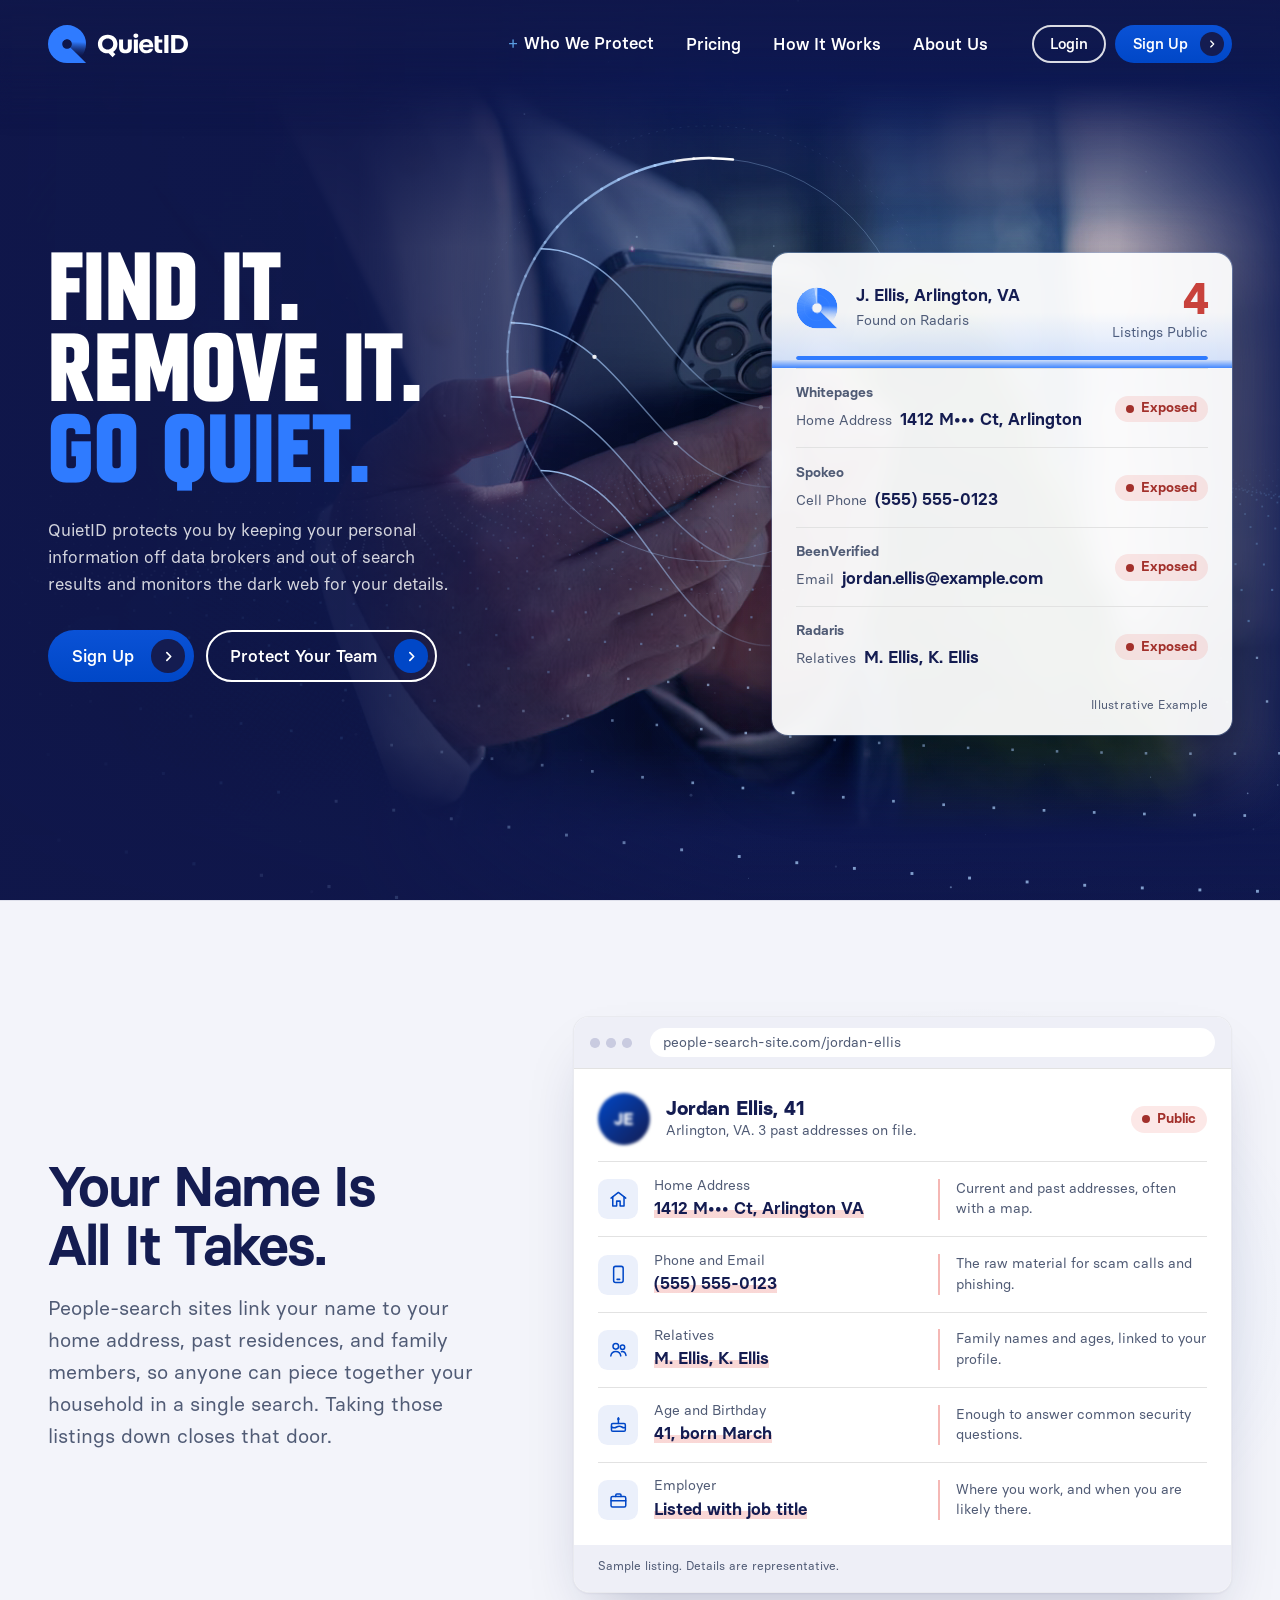
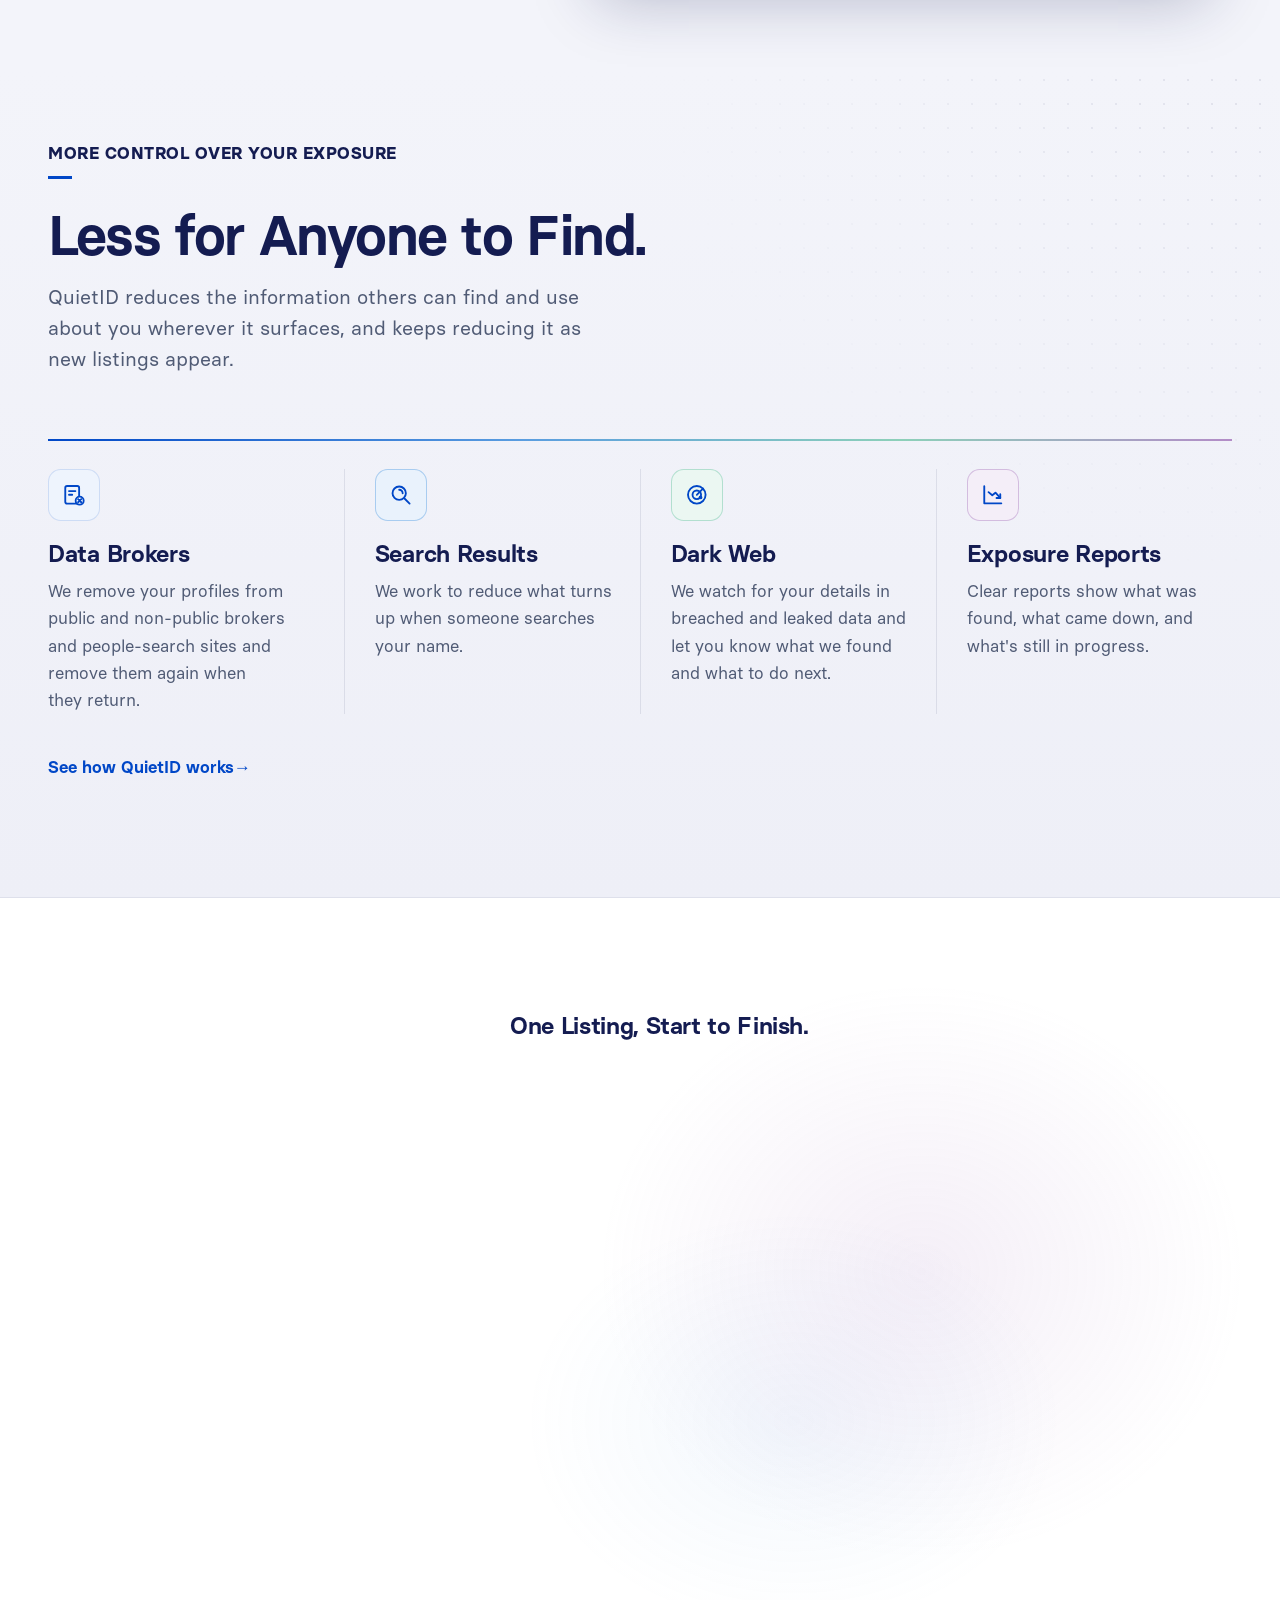
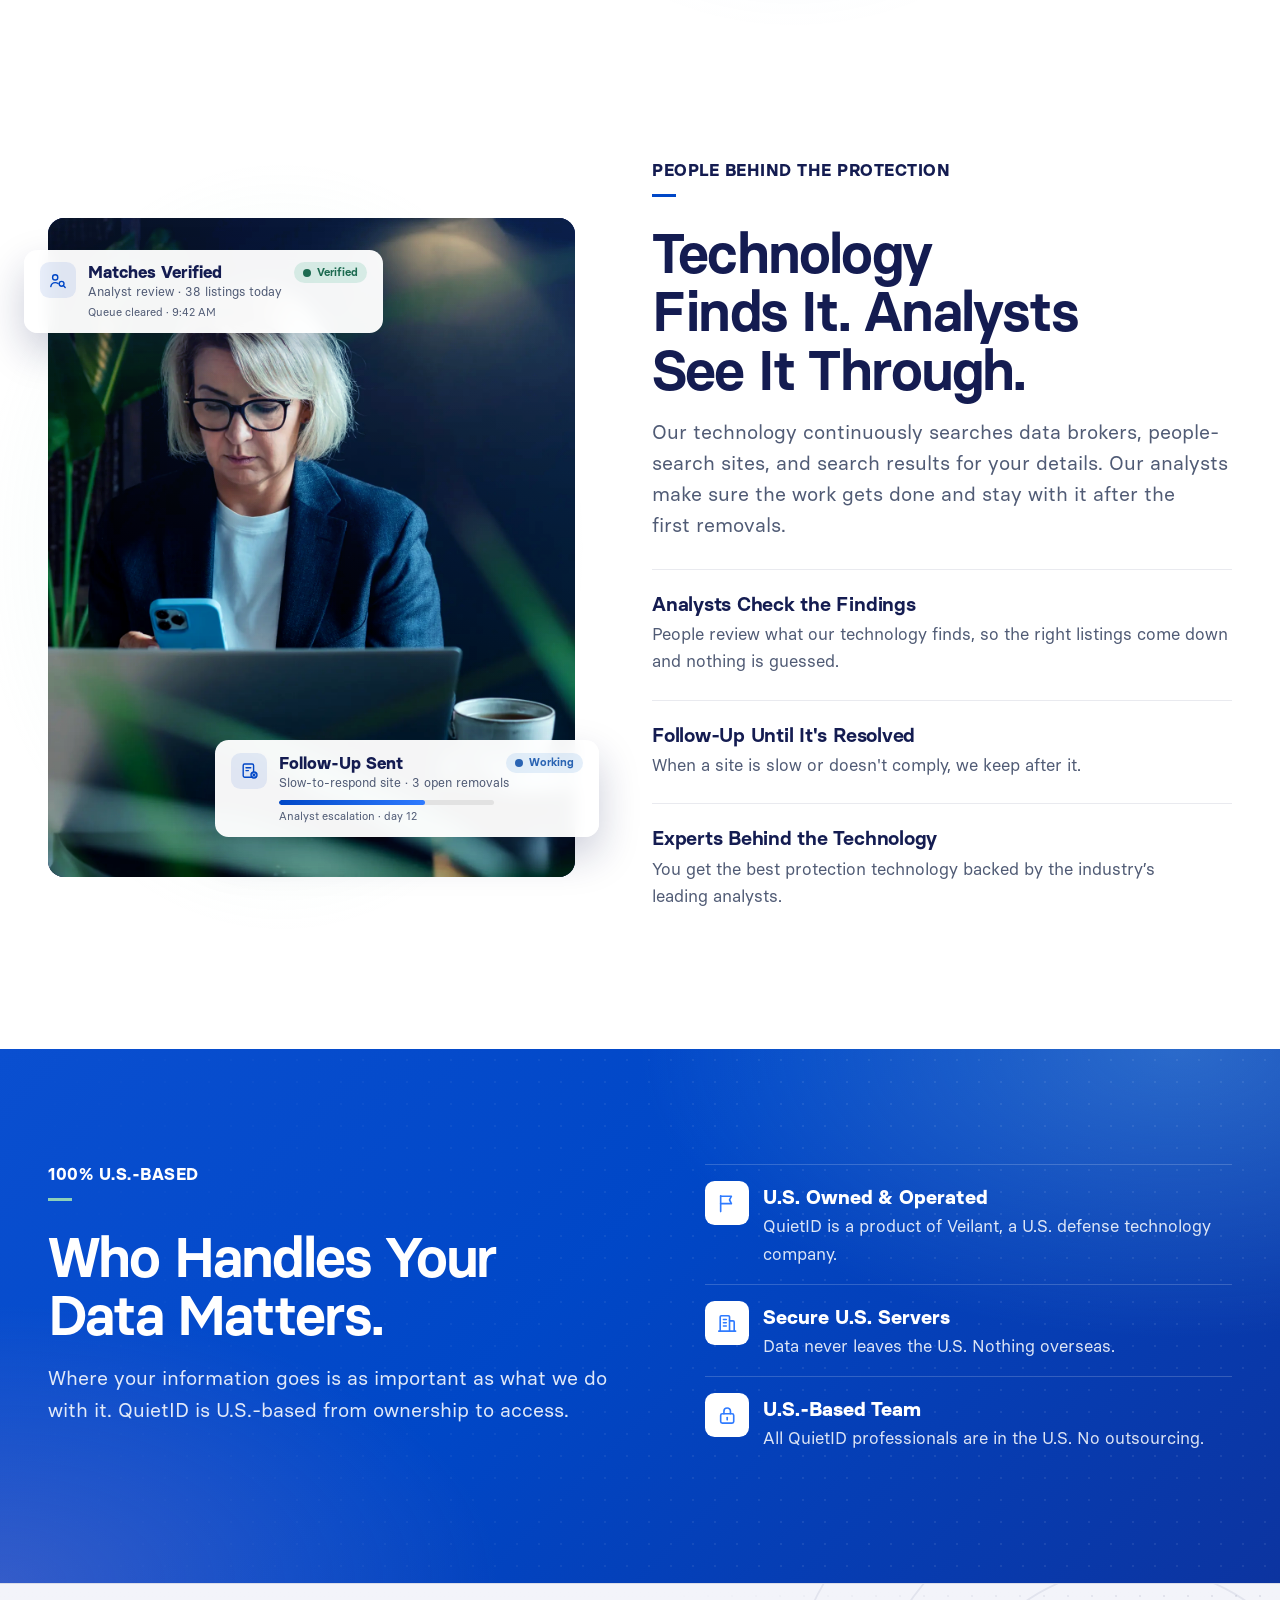
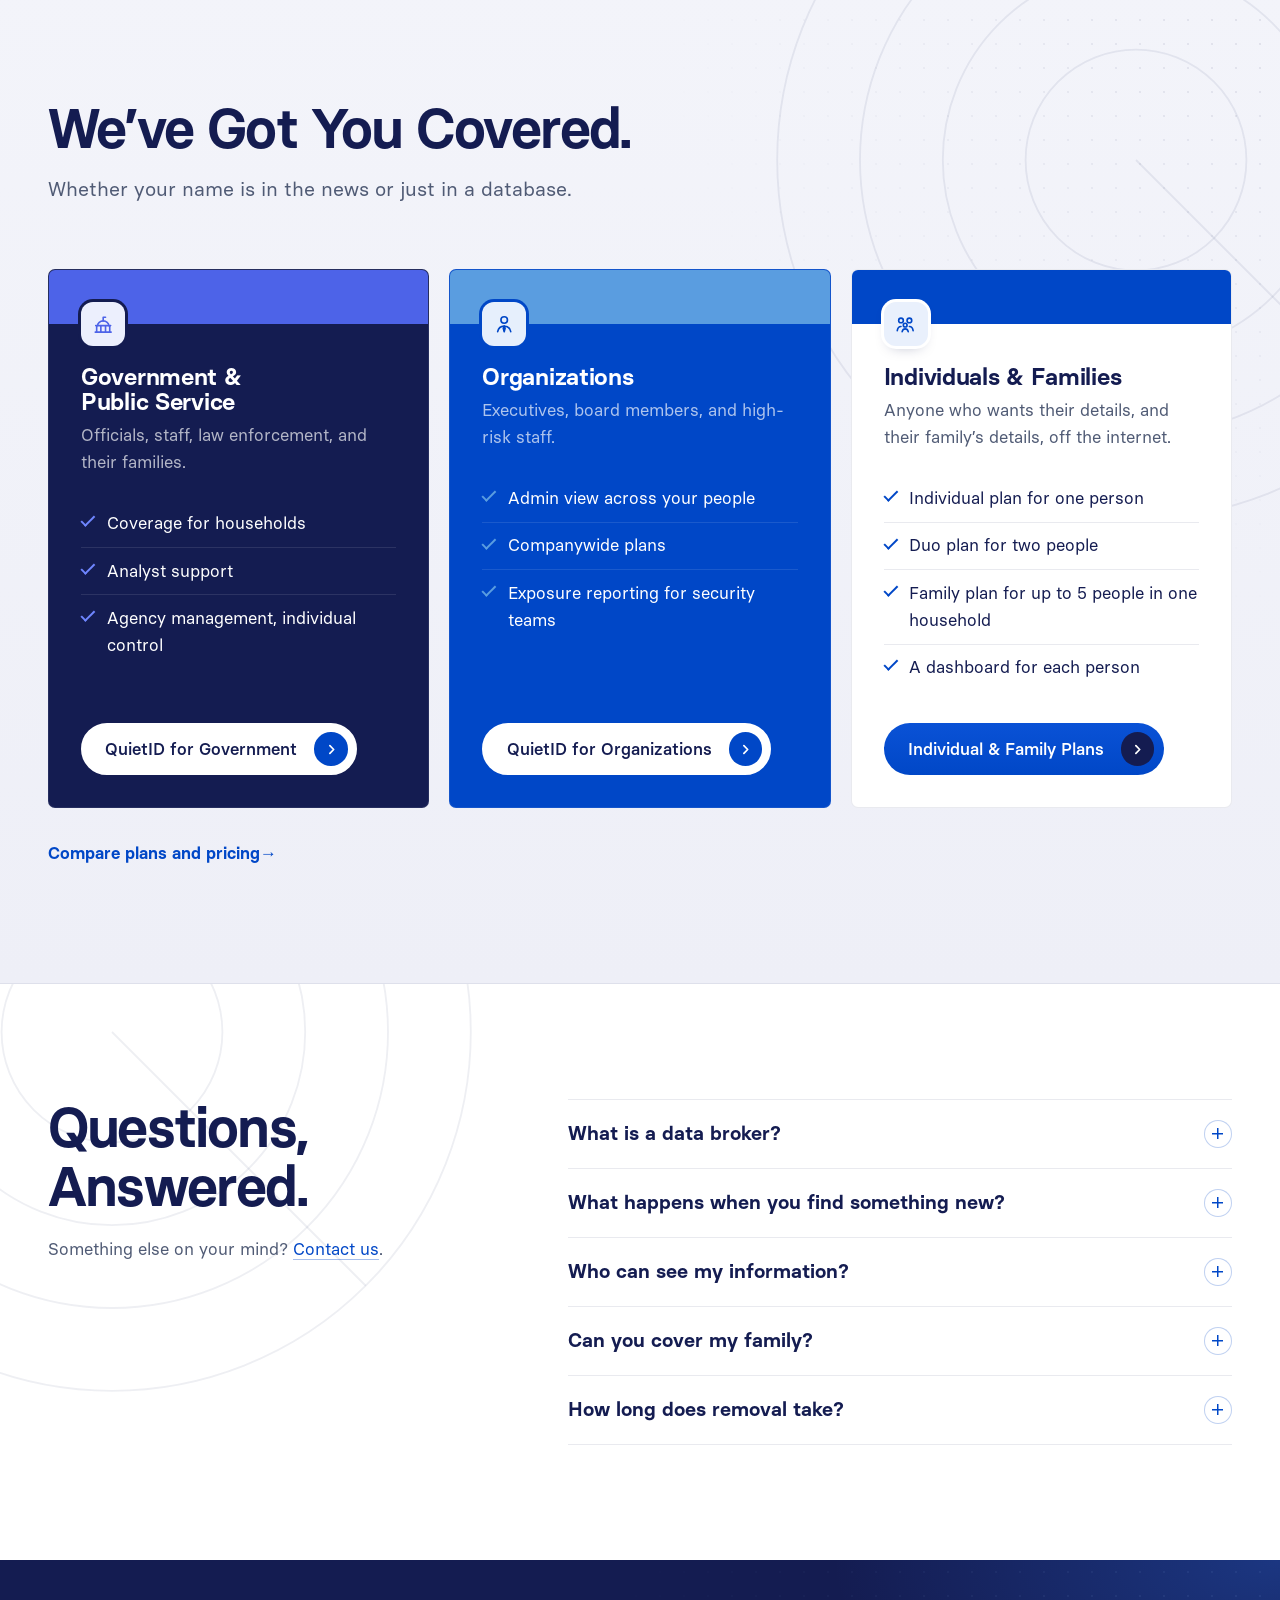
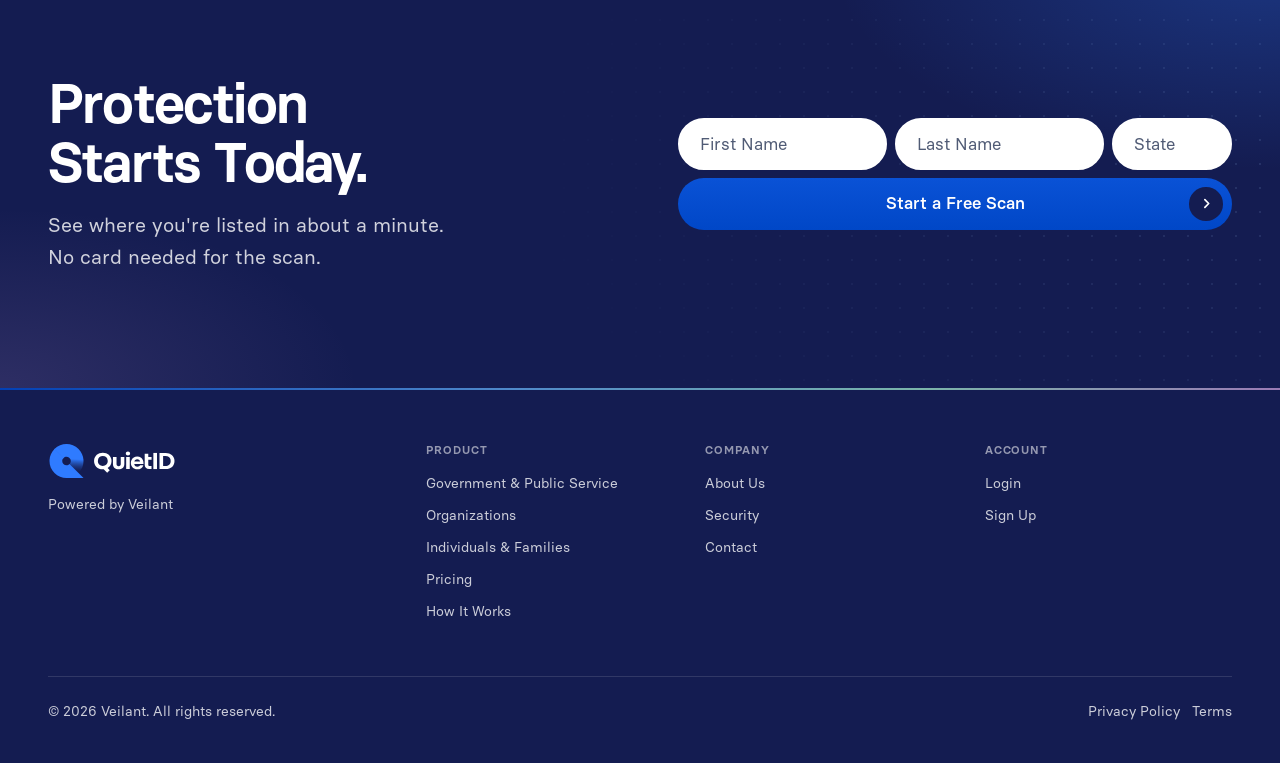
<file: index.html>
<!doctype html>
<html lang="en">
<head>
  <meta charset="utf-8">
  <script>document.documentElement.classList.add("qid-js")</script>
  <meta name="viewport" content="width=device-width, initial-scale=1">
  <title>QuietID — Find it. Remove it. Go quiet.</title>
  <meta name="description" content="QuietID protects government, high-risk personnel, individuals, and families: automated technology supported by human analysts removes personal data from brokers and search results and monitors the dark web. 100% U.S.-based data, personnel, and ownership, built by Veilant.">
  <link rel="icon" href="assets/img/favicon.ico" sizes="any">
  <link rel="icon" href="assets/img/favicon.svg" type="image/svg+xml">
  <link rel="apple-touch-icon" href="assets/img/apple-touch-icon.png">
  <link rel="manifest" href="site.webmanifest">
  <link rel="stylesheet" href="assets/css/quietid.css">
</head>
<body>
<a class="qid-skip" href="#main">Skip to content</a>
<svg xmlns="http://www.w3.org/2000/svg" style="display:none"><symbol id="i-home" viewBox="0 0 24 24" fill="none" stroke="currentColor" stroke-width="1.75" stroke-linecap="round" stroke-linejoin="round"><path d="M3.5 10.5 12 4l8.5 6.5"/><path d="M5.5 9v10.5h4.5v-5.5h4v5.5h4.5V9"/></symbol><symbol id="i-phone" viewBox="0 0 24 24" fill="none" stroke="currentColor" stroke-width="1.75" stroke-linecap="round" stroke-linejoin="round"><rect x="6.5" y="2.75" width="11" height="18.5" rx="2.25"/><path d="M10.5 17.75h3"/></symbol><symbol id="i-people" viewBox="0 0 24 24" fill="none" stroke="currentColor" stroke-width="1.75" stroke-linecap="round" stroke-linejoin="round"><circle cx="9" cy="8.5" r="3.25"/><path d="M3.25 19.5c.6-3.3 2.9-5 5.75-5s5.15 1.7 5.75 5"/><circle cx="16.75" cy="9.5" r="2.5"/><path d="M15.5 14.6c2.6-.3 4.6 1.2 5.25 4.4"/></symbol><symbol id="i-cake" viewBox="0 0 24 24" fill="none" stroke="currentColor" stroke-width="1.75" stroke-linecap="round" stroke-linejoin="round"><rect x="4" y="11" width="16" height="9" rx="1.5"/><path d="M4 15c2 1.3 4 1.3 6 0s4-1.3 6 0 3 1 4 .5"/><path d="M12 11V8"/><path d="M12 4.5c.9.9.9 2 0 2.9-.9-.9-.9-2 0-2.9Z"/></symbol><symbol id="i-brief" viewBox="0 0 24 24" fill="none" stroke="currentColor" stroke-width="1.75" stroke-linecap="round" stroke-linejoin="round"><rect x="3.5" y="7.5" width="17" height="12" rx="1.75"/><path d="M9 7.5V5.75c0-.7.55-1.25 1.25-1.25h3.5c.7 0 1.25.55 1.25 1.25V7.5"/><path d="M3.5 12.5h17"/></symbol><symbol id="i-find" viewBox="0 0 24 24" fill="none" stroke="currentColor" stroke-width="1.75" stroke-linecap="round" stroke-linejoin="round"><circle cx="10.5" cy="10.5" r="6.25"/><path d="m15.25 15.25 5 5"/><path d="M10.5 7.25a3.25 3.25 0 0 1 3.25 3.25"/></symbol><symbol id="i-remove" viewBox="0 0 24 24" fill="none" stroke="currentColor" stroke-width="1.75" stroke-linecap="round" stroke-linejoin="round"><rect x="4" y="3.75" width="13" height="16.5" rx="1.75"/><path d="M7.5 8.5h6M7.5 12h3"/><circle cx="17.5" cy="17.5" r="3.75" fill="var(--qid-icon-bg, #fff)"/><path d="m16 16 3 3m0-3-3 3"/></symbol><symbol id="i-monitor" viewBox="0 0 24 24" fill="none" stroke="currentColor" stroke-width="1.75" stroke-linecap="round" stroke-linejoin="round"><path d="M2.75 12S6 5.75 12 5.75 21.25 12 21.25 12 18 18.25 12 18.25 2.75 12 2.75 12Z"/><circle cx="12" cy="12" r="3"/></symbol><symbol id="i-report" viewBox="0 0 24 24" fill="none" stroke="currentColor" stroke-width="1.75" stroke-linecap="round" stroke-linejoin="round"><path d="M4 4v16h16"/><path d="M8 9.5l3.5 3 3-2.5 4.5 5"/><path d="M15.5 15h3.5v-3.5"/></symbol><symbol id="i-exec" viewBox="0 0 24 24" fill="none" stroke="currentColor" stroke-width="1.75" stroke-linecap="round" stroke-linejoin="round"><circle cx="12" cy="7.5" r="3.5"/><path d="M5 20c.8-4 3.6-6 7-6s6.2 2 7 6"/><path d="m12 14 1 2.5-1 3.5-1-3.5z"/></symbol><symbol id="i-shield" viewBox="0 0 24 24" fill="none" stroke="currentColor" stroke-width="1.75" stroke-linecap="round" stroke-linejoin="round"><path d="M12 3.25 19 6v5.25c0 4.4-2.9 8-7 9.5-4.1-1.5-7-5.1-7-9.5V6z"/><path d="m9 12 2.25 2.25L15.25 10"/></symbol><symbol id="i-family" viewBox="0 0 24 24" fill="none" stroke="currentColor" stroke-width="1.75" stroke-linecap="round" stroke-linejoin="round"><circle cx="7.5" cy="8" r="2.5"/><circle cx="16.5" cy="8" r="2.5"/><circle cx="12" cy="13" r="2"/><path d="M3.5 19c.4-2.8 1.9-4.5 4-4.5M20.5 19c-.4-2.8-1.9-4.5-4-4.5M8.75 20c.4-1.9 1.6-3 3.25-3s2.85 1.1 3.25 3"/></symbol><symbol id="i-radar" viewBox="0 0 24 24" fill="none" stroke="currentColor" stroke-width="1.75" stroke-linecap="round" stroke-linejoin="round"><circle cx="12" cy="12" r="8.25"/><circle cx="12" cy="12" r="4"/><path d="M12 12 17.8 6.2"/><circle cx="15.5" cy="14.5" r=".9" fill="currentColor"/></symbol><symbol id="i-lock" viewBox="0 0 24 24" fill="none" stroke="currentColor" stroke-width="1.75" stroke-linecap="round" stroke-linejoin="round"><rect x="5" y="10.5" width="14" height="10" rx="1.75"/><path d="M8.5 10.5V7.75a3.5 3.5 0 0 1 7 0v2.75"/><path d="M12 14.5v2.5"/></symbol><symbol id="i-building" viewBox="0 0 24 24" fill="none" stroke="currentColor" stroke-width="1.75" stroke-linecap="round" stroke-linejoin="round"><path d="M4.5 20.5V5.25c0-.7.55-1.25 1.25-1.25h7.5c.7 0 1.25.55 1.25 1.25V20.5"/><path d="M14.5 9.5h3.75c.7 0 1.25.55 1.25 1.25v9.75"/><path d="M3 20.5h18M8 8h3M8 11.5h3M8 15h3"/></symbol><symbol id="i-flag" viewBox="0 0 24 24" fill="none" stroke="currentColor" stroke-width="1.75" stroke-linecap="round" stroke-linejoin="round"><path d="M5 21V4"/><path d="M5 4.5h11.5l-2 4 2 4H5"/></symbol><symbol id="i-capitol" viewBox="0 0 24 24" fill="none" stroke="currentColor" stroke-width="1.75" stroke-linecap="round" stroke-linejoin="round"><path d="M3.5 20.5h17M5 20.5v-7M9.5 20.5v-7M14.5 20.5v-7M19 20.5v-7M4 13.5h16"/><path d="M6 13.5a6 5 0 0 1 12 0"/><path d="M12 8.5V4.5M12 4.5h2.5"/></symbol><symbol id="i-analyst" viewBox="0 0 24 24" fill="none" stroke="currentColor" stroke-width="1.75" stroke-linecap="round" stroke-linejoin="round"><circle cx="9" cy="8" r="3.25"/><path d="M3.5 19.5c.6-3.3 2.8-5 5.5-5 1.4 0 2.6.4 3.6 1.2"/><circle cx="17" cy="16" r="3"/><path d="m19.2 18.2 2.3 2.3"/></symbol></svg>

<header class="qid-header qid-header--overlay" data-menu="closed" data-feedback="home-header">
  <div class="qid-wrap qid-header__bar">
    <a class="qid-header__logo" href="index.html" aria-label="QuietID home">
      <img src="assets/img/QuietID_Logo_BlueWhite_Web.svg" alt="QuietID" width="136" height="37">
    </a>
    <button class="qid-menu-toggle" type="button" aria-expanded="false" aria-controls="qid-nav">
      <span></span><span></span><span></span><span class="qid-visually-hidden">Menu</span>
    </button>
    <nav class="qid-nav" id="qid-nav" aria-label="Main">
      <div class="qid-nav__group" data-open="false">
        <button class="qid-nav__parent" type="button" aria-expanded="false" aria-controls="qid-plans-menu">Who We Protect</button>
        <ul class="qid-nav__menu" id="qid-plans-menu">
          <li><a href="government.html">Government &amp; Public Service</a></li>
          <li><a href="plans-enterprise.html">Organizations</a></li>
          <li><a href="plans-individuals.html">Individuals &amp; Families</a></li>
        </ul>
      </div>
      <a href="pricing.html">Pricing</a>
      <a href="how-it-works.html">How It Works</a>
      <a href="about.html">About Us</a>
    </nav>
    <div class="qid-header__actions">
      <a class="qid-btn qid-btn--ghost" href="login.html">Login</a>
      <a class="qid-btn qid-btn--primary" href="pricing.html">Sign Up</a>
    </div>
  </div>
</header>

<main id="main">

  <!-- HERO -->
  <section class="qid-hero qid-hero--video" aria-labelledby="hero-title" data-feedback="home-hero">
    <div class="qid-hero__media" aria-hidden="true">
      <video data-hero-video autoplay muted playsinline preload="auto" poster="assets/video/hero-man-poster.jpg">
        <source src="assets/video/hero-man.webm" type="video/webm">
        <source src="assets/video/hero-man.mp4" type="video/mp4">
      </video>
    </div>
    <svg class="qid-hero__beam" data-hero-beam aria-hidden="true" focusable="false">
      <defs>
        <linearGradient id="qid-link-grad" gradientUnits="objectBoundingBox" x1="0" y1="0" x2="1" y2="0">
          <stop offset="0" stop-color="#a9cfff" stop-opacity=".9"/>
          <stop offset="1" stop-color="#a9cfff" stop-opacity=".15"/>
        </linearGradient>
      </defs>
      <g data-beam-links></g>
      <circle class="qid-orbit__track" data-orbit-track r="0"/>
      <circle class="qid-orbit__track qid-orbit__track--outer" data-orbit-outer r="0"/>
      <g data-orbit-arc></g>
      <g data-beam-packets></g>
    </svg>
    <div class="qid-wrap qid-hero__grid">
      <div class="qid-hero__copy">
        <h1 id="hero-title"><span>Find it.</span> <span>Remove it.</span> <span class="qid-hero__quiet">Go quiet.</span></h1>
        <p class="qid-hero__lede">QuietID protects you by keeping your personal information off data brokers and out of search results and monitors the dark web for your&nbsp;details.</p>

        <div class="qid-hero__actions">
          <a class="qid-btn qid-btn--primary" href="pricing.html">Sign Up</a>
          <a class="qid-btn qid-btn--outline" href="government.html">Protect Your Team</a>
        </div>
      </div>

      <div class="qid-hero__side">
      <div class="qid-exposure" data-phase="idle" aria-label="Example: QuietID scanning for one person's listings and removing them">
        <div class="qid-exposure__head">
          <svg class="qid-exposure__radar" xmlns="http://www.w3.org/2000/svg" viewBox="0 0 104.85 104.85" aria-hidden="true" focusable="false">
  <style>
    .qr-sweep { transform-box: fill-box; transform-origin: center; animation: qr-spin 3.2s linear infinite; }
    .qr-blip { opacity: 0; transform-box: fill-box; transform-origin: center; animation: qr-blip 3.2s ease-out infinite; }
    .qr-ping { transform-box: fill-box; transform-origin: center; animation: qr-ping 3.2s ease-out infinite; }
    .qr-ping--2 { animation-delay: 1.60s; }
    @keyframes qr-spin { to { transform: rotate(360deg); } }
    @keyframes qr-blip { 0% { opacity: 1; transform: scale(1.5); } 12% { opacity: 1; transform: scale(1); } 70%, 100% { opacity: 0; transform: scale(1); } }
    @keyframes qr-ping { 0% { transform: scale(1); opacity: .55; } 100% { transform: scale(4.6); opacity: 0; } }
    @media (prefers-reduced-motion: reduce) { .qr-sweep, .qr-blip, .qr-ping { animation: none; } .qr-blip { opacity: 1; } .qr-ping { opacity: 0; } }
  </style>
  <defs><linearGradient id="qr-grad" x1="43.7574978" y1="31.3199272" x2="42.1474878" y2="64.3251322" gradientUnits="userSpaceOnUse">
      <stop offset=".0622233" stop-color="#2f7bff"/>
      <stop offset=".1995101" stop-color="#2f7bff" stop-opacity=".7674224"/>
      <stop offset=".3844344" stop-color="#2f7bff" stop-opacity=".4945914"/>
      <stop offset=".5622531" stop-color="#2f7bff" stop-opacity=".2796717"/>
      <stop offset=".7286882" stop-color="#2f7bff" stop-opacity=".1256619"/>
      <stop offset=".879256" stop-color="#2f7bff" stop-opacity=".0324481"/>
      <stop offset="1" stop-color="#2f7bff" stop-opacity="0"/>
    </linearGradient><clipPath id="qr-clip"><path d="M65.5932587,11.2540327C50.5878818-3.7513442,26.2593558-3.7513442,11.2540327,11.2540327l20.3231571,20.3231571c1.7521636-1.7521636,4.1727421-2.8359122,6.8464559-2.8359122,5.3474275,0,9.6823681,4.3349406,9.6823681,9.6823681,0,2.6737138-1.0838025,5.0942384-2.8359661,6.846402l20.323211,20.323211c15.005377-15.005377,15.005377-39.333849,0-54.339226Z"/><path d="M45.2700477,45.2700477c-1.7521636,1.7521636-4.1726882,2.8359122-6.846402,2.8359122-5.3474275,0-9.6823681-4.3349406-9.6823681-9.6823142,0-2.6737138,1.0837486-5.0942923,2.8359122-6.8464559L11.2540327,11.2540327c-15.005377,15.005377-15.005377,39.333849,0,54.339226,7.5026885,7.5026885,17.3361507,11.2540058,27.169613,11.2540058h38.4235649l-31.5771629-31.5772168Z"/></clipPath></defs>
  <g transform="translate(14 14)">
  <circle class="qr-ping" cx="38.4236323" cy="38.4236323" r="9.6823681" fill="none" stroke="#2f7bff" stroke-width=".7"/>
  <circle class="qr-ping qr-ping--2" cx="38.4236323" cy="38.4236323" r="9.6823681" fill="none" stroke="#2f7bff" stroke-width=".7"/>
  <g clip-path="url(#qr-clip)">
    <line x1="8" y1="8" x2="34" y2="34" stroke="#2f7bff" stroke-width="3"/>
    <path d="M65.5932587,11.2540327C50.5878818-3.7513442,26.2593558-3.7513442,11.2540327,11.2540327l20.3231571,20.3231571c1.7521636-1.7521636,4.1727421-2.8359122,6.8464559-2.8359122,5.3474275,0,9.6823681,4.3349406,9.6823681,9.6823681,0,2.6737138-1.0838025,5.0942384-2.8359661,6.846402l20.323211,20.323211c15.005377-15.005377,15.005377-39.333849,0-54.339226Z" fill="url(#qr-grad)"/>
    <path d="M45.2700477,45.2700477c-1.7521636,1.7521636-4.1726882,2.8359122-6.846402,2.8359122-5.3474275,0-9.6823681-4.3349406-9.6823681-9.6823142,0-2.6737138,1.0837486-5.0942923,2.8359122-6.8464559L11.2540327,11.2540327c-15.005377,15.005377-15.005377,39.333849,0,54.339226,7.5026885,7.5026885,17.3361507,11.2540058,27.169613,11.2540058h38.4235649l-31.5771629-31.5772168Z" fill="#2f7bff"/>
    <circle cx="38.4236323" cy="38.4236323" r="24.05" fill="none" stroke="#a9cfff" stroke-opacity=".3" stroke-width=".35"/>
    <g class="qr-sweep"><circle cx="38.4236323" cy="38.4236323" r="61.48" fill="none"/><path d="M38.4236323 38.4236323L33.96 -22.89L38.85 -23.05Z" fill="#ffffff" fill-opacity="0.750"/><path d="M38.4236323 38.4236323L29.51 -22.41L34.38 -22.92Z" fill="#ffffff" fill-opacity="0.713"/><path d="M38.4236323 38.4236323L25.12 -21.60L29.94 -22.47Z" fill="#a9cfff" fill-opacity="0.677"/><path d="M38.4236323 38.4236323L20.79 -20.47L25.54 -21.69Z" fill="#a9cfff" fill-opacity="0.641"/><path d="M38.4236323 38.4236323L16.56 -19.03L21.20 -20.59Z" fill="#a9cfff" fill-opacity="0.607"/><path d="M38.4236323 38.4236323L12.44 -17.29L16.96 -19.19Z" fill="#a9cfff" fill-opacity="0.573"/><path d="M38.4236323 38.4236323L8.46 -15.26L12.83 -17.47Z" fill="#a9cfff" fill-opacity="0.540"/><path d="M38.4236323 38.4236323L4.64 -12.94L8.84 -15.47Z" fill="#a9cfff" fill-opacity="0.508"/><path d="M38.4236323 38.4236323L1.00 -10.35L5.00 -13.17Z" fill="#a9cfff" fill-opacity="0.477"/><path d="M38.4236323 38.4236323L-2.45 -7.50L1.34 -10.61Z" fill="#a9cfff" fill-opacity="0.447"/><path d="M38.4236323 38.4236323L-5.68 -4.41L-2.12 -7.79Z" fill="#a9cfff" fill-opacity="0.418"/><path d="M38.4236323 38.4236323L-8.67 -1.09L-5.38 -4.72Z" fill="#a9cfff" fill-opacity="0.389"/><path d="M38.4236323 38.4236323L-11.42 2.43L-8.39 -1.42Z" fill="#a9cfff" fill-opacity="0.361"/><path d="M38.4236323 38.4236323L-13.90 6.15L-11.17 2.09Z" fill="#a9cfff" fill-opacity="0.335"/><path d="M38.4236323 38.4236323L-16.11 10.04L-13.67 5.78Z" fill="#a9cfff" fill-opacity="0.309"/><path d="M38.4236323 38.4236323L-18.03 14.07L-15.91 9.66Z" fill="#a9cfff" fill-opacity="0.284"/><path d="M38.4236323 38.4236323L-19.65 18.24L-17.85 13.68Z" fill="#a9cfff" fill-opacity="0.260"/><path d="M38.4236323 38.4236323L-20.96 22.51L-19.50 17.83Z" fill="#a9cfff" fill-opacity="0.237"/><path d="M38.4236323 38.4236323L-21.96 26.87L-20.85 22.10Z" fill="#a9cfff" fill-opacity="0.215"/><path d="M38.4236323 38.4236323L-22.64 31.29L-21.88 26.45Z" fill="#a9cfff" fill-opacity="0.194"/><path d="M38.4236323 38.4236323L-23.00 35.74L-22.59 30.86Z" fill="#a9cfff" fill-opacity="0.174"/><path d="M38.4236323 38.4236323L-23.03 40.21L-22.98 35.31Z" fill="#a9cfff" fill-opacity="0.155"/><path d="M38.4236323 38.4236323L-22.74 44.67L-23.04 39.78Z" fill="#a9cfff" fill-opacity="0.137"/><path d="M38.4236323 38.4236323L-22.12 49.10L-22.78 44.24Z" fill="#a9cfff" fill-opacity="0.120"/><path d="M38.4236323 38.4236323L-21.18 53.47L-22.19 48.68Z" fill="#a9cfff" fill-opacity="0.104"/><path d="M38.4236323 38.4236323L-19.93 57.76L-21.29 53.05Z" fill="#a9cfff" fill-opacity="0.089"/><path d="M38.4236323 38.4236323L-18.37 61.95L-20.07 57.35Z" fill="#a9cfff" fill-opacity="0.075"/><path d="M38.4236323 38.4236323L-16.51 66.01L-18.54 61.55Z" fill="#a9cfff" fill-opacity="0.062"/><path d="M38.4236323 38.4236323L-14.37 69.93L-16.71 65.63Z" fill="#a9cfff" fill-opacity="0.050"/><path d="M38.4236323 38.4236323L-11.94 73.69L-14.58 69.56Z" fill="#a9cfff" fill-opacity="0.039"/><path d="M38.4236323 38.4236323L-9.24 77.25L-12.18 73.33Z" fill="#a9cfff" fill-opacity="0.030"/><path d="M38.4236323 38.4236323L-6.29 80.61L-9.51 76.92Z" fill="#a9cfff" fill-opacity="0.021"/><path d="M38.4236323 38.4236323L-3.11 83.75L-6.59 80.30Z" fill="#a9cfff" fill-opacity="0.014"/><path d="M38.4236323 38.4236323L0.29 86.65L-3.43 83.46Z" fill="#a9cfff" fill-opacity="0.009"/><path d="M38.4236323 38.4236323L3.90 89.29L-0.04 86.38Z" fill="#a9cfff" fill-opacity="0.004"/><path d="M38.4236323 38.4236323L7.68 91.66L3.54 89.05Z" fill="#a9cfff" fill-opacity="0.001"/><line x1="38.4236323" y1="38.4236323" x2="38.42" y2="-23.05" stroke="#a9cfff" stroke-width="1.1"/></g>
    <g class="qr-blip" style="animation-delay:0.44s"><circle cx="56.81" cy="23.00" r="1.9" fill="#a9cfff"/><circle cx="56.81" cy="23.00" r="4" fill="none" stroke="#a9cfff" stroke-width=".6"/></g><g class="qr-blip" style="animation-delay:1.02s"><circle cx="65.61" cy="51.10" r="1.9" fill="#a9cfff"/><circle cx="65.61" cy="51.10" r="4" fill="none" stroke="#a9cfff" stroke-width=".6"/></g><g class="qr-blip" style="animation-delay:1.64s"><circle cx="36.85" cy="56.36" r="1.9" fill="#a9cfff"/><circle cx="36.85" cy="56.36" r="4" fill="none" stroke="#a9cfff" stroke-width=".6"/></g><g class="qr-blip" style="animation-delay:2.13s"><circle cx="15.04" cy="51.92" r="1.9" fill="#a9cfff"/><circle cx="15.04" cy="51.92" r="4" fill="none" stroke="#a9cfff" stroke-width=".6"/></g><g class="qr-blip" style="animation-delay:2.62s"><circle cx="9.42" cy="24.90" r="1.9" fill="#a9cfff"/><circle cx="9.42" cy="24.90" r="4" fill="none" stroke="#a9cfff" stroke-width=".6"/></g><g class="qr-blip" style="animation-delay:3.02s"><circle cx="31.24" cy="18.69" r="1.9" fill="#a9cfff"/><circle cx="31.24" cy="18.69" r="4" fill="none" stroke="#a9cfff" stroke-width=".6"/></g>
  </g>
  </g>
</svg>
          <div class="qid-exposure__who">
            <p class="qid-exposure__name">J. Ellis, Arlington, VA</p>
            <p class="qid-exposure__status" aria-live="polite" data-status>Ready to Scan</p>
          </div>
          <p class="qid-exposure__count"><strong data-count>0</strong><span>Listings Public</span></p>
        </div>
        <div class="qid-exposure__progress" aria-hidden="true"><i data-progress></i></div>
        <div class="qid-exposure__window">
        <ul class="qid-exposure__list">
          <li class="qid-row"><span class="qid-row__site">Whitepages</span><span class="qid-row__data"><small>Home Address</small><span data-redact>1412 M&bull;&bull;&bull; Ct, Arlington</span></span><span class="qid-row__status"><span class="qid-chip qid-chip--exposed">Exposed</span></span></li>
          <li class="qid-row"><span class="qid-row__site">Spokeo</span><span class="qid-row__data"><small>Cell Phone</small><span data-redact>(555) 555-0123</span></span><span class="qid-row__status"><span class="qid-chip qid-chip--exposed">Exposed</span></span></li>
          <li class="qid-row"><span class="qid-row__site">BeenVerified</span><span class="qid-row__data"><small>Email</small><span data-redact>jordan.ellis@example.com</span></span><span class="qid-row__status"><span class="qid-chip qid-chip--exposed">Exposed</span></span></li>
          <li class="qid-row"><span class="qid-row__site">Radaris</span><span class="qid-row__data"><small>Relatives</small><span data-redact>M. Ellis, K. Ellis</span></span><span class="qid-row__status"><span class="qid-chip qid-chip--exposed">Exposed</span></span></li>
        </ul>
        </div>
        <p class="qid-exposure__note">Illustrative Example</p>
      </div>
      </div>
    </div>
  </section>

  <!-- WHAT'S OUT THERE -->
  <section class="qid-section qid-section--mist qid-section--join-next" aria-labelledby="exposed-title" data-feedback="home-exposed">
    <div class="qid-wrap qid-exposed">
      <div class="qid-exposed__intro">
        <h2 id="exposed-title">Your Name Is All It Takes.</h2>
        <p>People-search sites link your name to your home address, past residences, and family members, so anyone can piece together your household in a single search. Taking those listings down closes that door.</p>
      </div>
      <figure class="qid-record" aria-label="Example of a people-search listing">
        <div class="qid-record__bar"><span></span><span></span><span></span><p>people-search-site.com/jordan-ellis</p></div>
        <div class="qid-record__top">
          <div class="qid-record__avatar" aria-hidden="true">JE</div>
          <div><p class="qid-record__name">Jordan Ellis, 41</p><p class="qid-record__meta">Arlington, VA. 3 past addresses on file.</p></div>
          <span class="qid-chip qid-chip--exposed">Public</span>
        </div>
        <ul class="qid-record__rows">
          <li class="qid-record__row">
            <span class="qid-record__icon"><svg class="qid-icon" aria-hidden="true"><use href="#i-home"/></svg></span>
            <span class="qid-record__field"><span class="qid-record__label">Home Address</span><span class="qid-record__value">1412 M&bull;&bull;&bull; Ct, Arlington VA</span></span>
            <span class="qid-record__risk">Current and past addresses, often with a map.</span>
          </li>
          <li class="qid-record__row">
            <span class="qid-record__icon"><svg class="qid-icon" aria-hidden="true"><use href="#i-phone"/></svg></span>
            <span class="qid-record__field"><span class="qid-record__label">Phone and Email</span><span class="qid-record__value">(555) 555-0123</span></span>
            <span class="qid-record__risk">The raw material for scam calls and phishing.</span>
          </li>
          <li class="qid-record__row">
            <span class="qid-record__icon"><svg class="qid-icon" aria-hidden="true"><use href="#i-people"/></svg></span>
            <span class="qid-record__field"><span class="qid-record__label">Relatives</span><span class="qid-record__value">M. Ellis, K. Ellis</span></span>
            <span class="qid-record__risk">Family names and ages, linked to your profile.</span>
          </li>
          <li class="qid-record__row">
            <span class="qid-record__icon"><svg class="qid-icon" aria-hidden="true"><use href="#i-cake"/></svg></span>
            <span class="qid-record__field"><span class="qid-record__label">Age and Birthday</span><span class="qid-record__value">41, born March</span></span>
            <span class="qid-record__risk">Enough to answer common security questions.</span>
          </li>
          <li class="qid-record__row">
            <span class="qid-record__icon"><svg class="qid-icon" aria-hidden="true"><use href="#i-brief"/></svg></span>
            <span class="qid-record__field"><span class="qid-record__label">Employer</span><span class="qid-record__value">Listed with job title</span></span>
            <span class="qid-record__risk">Where you work, and when you are likely there.</span>
          </li>
        </ul>
        <figcaption>Sample listing. Details are representative.</figcaption>
      </figure>
    </div>
  </section>

  <!-- THEME 1: MORE CONTROL -->
  <section class="qid-section qid-section--gray qid-section--join-prev" aria-labelledby="steps-title" data-feedback="home-steps">
    <div class="qid-wrap">
      <div class="qid-section__head">
        <p class="qid-kicker">More Control Over Your Exposure</p>
        <h2 id="steps-title">Less for Anyone to Find.</h2>
        <p>QuietID reduces the information others can find and use about you wherever it surfaces, and keeps reducing it as new listings appear.</p>
      </div>
      <ol class="qid-steps">
        <li class="qid-step"><span class="qid-step__icon"><svg class="qid-icon" aria-hidden="true"><use href="#i-remove"/></svg></span><h3>Data Brokers</h3><p>We remove your profiles from public and non-public brokers and people-search sites and remove them again when they return.</p></li>
        <li class="qid-step"><span class="qid-step__icon"><svg class="qid-icon" aria-hidden="true"><use href="#i-find"/></svg></span><h3>Search Results</h3><p>We work to reduce what turns up when someone searches your name.</p></li>
        <li class="qid-step"><span class="qid-step__icon"><svg class="qid-icon" aria-hidden="true"><use href="#i-radar"/></svg></span><h3>Dark Web</h3><p>We watch for your details in breached and leaked data and let you know what we found and what to do next.</p></li>
        <li class="qid-step"><span class="qid-step__icon"><svg class="qid-icon" aria-hidden="true"><use href="#i-report"/></svg></span><h3>Exposure Reports</h3><p>Clear reports show what was found, what came down, and what's still in progress.</p></li>
      </ol>
      <p class="qid-steps__more"><a href="how-it-works.html">See how QuietID works</a></p>
    </div>
  </section>

  <!-- DASHBOARD -->
  <section class="qid-section" aria-labelledby="dash-title" data-feedback="home-dash">
    <div class="qid-wrap qid-dash-wrap qid-dash-wrap--track">
      <div class="qid-dash-wrap__copy">
        <h2 id="dash-title">Protection You Can See.</h2>
        <p>Every person gets a dashboard and regular exposure reports, so you can see what changed.</p>
        <ul>
          <li><svg class="qid-icon" aria-hidden="true"><use href="#i-report"/></svg><span>Risk Score updated as removals clear</span></li>
          <li><svg class="qid-icon" aria-hidden="true"><use href="#i-remove"/></svg><span>Pending and completed removals, site by site</span></li>
          <li><svg class="qid-icon" aria-hidden="true"><use href="#i-radar"/></svg><span>Alerts when your details show up somewhere new, with next steps</span></li>
        </ul>
      </div>
      <div class="qid-track-col">
      <h3 class="qid-track-title" id="track-title">One Listing, Start to Finish.</h3>
      <figure class="qid-track qid-track--play" aria-labelledby="track-title">
        <div class="qid-track__head">
          <svg class="qid-exposure__radar qid-track__radar" xmlns="http://www.w3.org/2000/svg" viewBox="0 0 104.85 104.85" aria-hidden="true" focusable="false">
  <style>
    .qr-sweep { transform-box: fill-box; transform-origin: center; animation: qr-spin 3.2s linear infinite; }
    .qr-blip { opacity: 0; transform-box: fill-box; transform-origin: center; animation: qr-blip 3.2s ease-out infinite; }
    .qr-ping { transform-box: fill-box; transform-origin: center; animation: qr-ping 3.2s ease-out infinite; }
    .qr-ping--2 { animation-delay: 1.60s; }
    @keyframes qr-spin { to { transform: rotate(360deg); } }
    @keyframes qr-blip { 0% { opacity: 1; transform: scale(1.5); } 12% { opacity: 1; transform: scale(1); } 70%, 100% { opacity: 0; transform: scale(1); } }
    @keyframes qr-ping { 0% { transform: scale(1); opacity: .55; } 100% { transform: scale(4.6); opacity: 0; } }
    @media (prefers-reduced-motion: reduce) { .qr-sweep, .qr-blip, .qr-ping { animation: none; } .qr-blip { opacity: 1; } .qr-ping { opacity: 0; } }
  </style>
  <defs><linearGradient id="qr-grad" x1="43.7574978" y1="31.3199272" x2="42.1474878" y2="64.3251322" gradientUnits="userSpaceOnUse">
      <stop offset=".0622233" stop-color="#2f7bff"/>
      <stop offset=".1995101" stop-color="#2f7bff" stop-opacity=".7674224"/>
      <stop offset=".3844344" stop-color="#2f7bff" stop-opacity=".4945914"/>
      <stop offset=".5622531" stop-color="#2f7bff" stop-opacity=".2796717"/>
      <stop offset=".7286882" stop-color="#2f7bff" stop-opacity=".1256619"/>
      <stop offset=".879256" stop-color="#2f7bff" stop-opacity=".0324481"/>
      <stop offset="1" stop-color="#2f7bff" stop-opacity="0"/>
    </linearGradient><clipPath id="qr-clip"><path d="M65.5932587,11.2540327C50.5878818-3.7513442,26.2593558-3.7513442,11.2540327,11.2540327l20.3231571,20.3231571c1.7521636-1.7521636,4.1727421-2.8359122,6.8464559-2.8359122,5.3474275,0,9.6823681,4.3349406,9.6823681,9.6823681,0,2.6737138-1.0838025,5.0942384-2.8359661,6.846402l20.323211,20.323211c15.005377-15.005377,15.005377-39.333849,0-54.339226Z"/><path d="M45.2700477,45.2700477c-1.7521636,1.7521636-4.1726882,2.8359122-6.846402,2.8359122-5.3474275,0-9.6823681-4.3349406-9.6823681-9.6823142,0-2.6737138,1.0837486-5.0942923,2.8359122-6.8464559L11.2540327,11.2540327c-15.005377,15.005377-15.005377,39.333849,0,54.339226,7.5026885,7.5026885,17.3361507,11.2540058,27.169613,11.2540058h38.4235649l-31.5771629-31.5772168Z"/></clipPath></defs>
  <g transform="translate(14 14)">
  <circle class="qr-ping" cx="38.4236323" cy="38.4236323" r="9.6823681" fill="none" stroke="#2f7bff" stroke-width=".7"/>
  <circle class="qr-ping qr-ping--2" cx="38.4236323" cy="38.4236323" r="9.6823681" fill="none" stroke="#2f7bff" stroke-width=".7"/>
  <g clip-path="url(#qr-clip)">
    <line x1="8" y1="8" x2="34" y2="34" stroke="#2f7bff" stroke-width="3"/>
    <path d="M65.5932587,11.2540327C50.5878818-3.7513442,26.2593558-3.7513442,11.2540327,11.2540327l20.3231571,20.3231571c1.7521636-1.7521636,4.1727421-2.8359122,6.8464559-2.8359122,5.3474275,0,9.6823681,4.3349406,9.6823681,9.6823681,0,2.6737138-1.0838025,5.0942384-2.8359661,6.846402l20.323211,20.323211c15.005377-15.005377,15.005377-39.333849,0-54.339226Z" fill="url(#qr-grad)"/>
    <path d="M45.2700477,45.2700477c-1.7521636,1.7521636-4.1726882,2.8359122-6.846402,2.8359122-5.3474275,0-9.6823681-4.3349406-9.6823681-9.6823142,0-2.6737138,1.0837486-5.0942923,2.8359122-6.8464559L11.2540327,11.2540327c-15.005377,15.005377-15.005377,39.333849,0,54.339226,7.5026885,7.5026885,17.3361507,11.2540058,27.169613,11.2540058h38.4235649l-31.5771629-31.5772168Z" fill="#2f7bff"/>
    <circle cx="38.4236323" cy="38.4236323" r="24.05" fill="none" stroke="#a9cfff" stroke-opacity=".3" stroke-width=".35"/>
    <g class="qr-sweep"><circle cx="38.4236323" cy="38.4236323" r="61.48" fill="none"/><path d="M38.4236323 38.4236323L33.96 -22.89L38.85 -23.05Z" fill="#ffffff" fill-opacity="0.750"/><path d="M38.4236323 38.4236323L29.51 -22.41L34.38 -22.92Z" fill="#ffffff" fill-opacity="0.713"/><path d="M38.4236323 38.4236323L25.12 -21.60L29.94 -22.47Z" fill="#a9cfff" fill-opacity="0.677"/><path d="M38.4236323 38.4236323L20.79 -20.47L25.54 -21.69Z" fill="#a9cfff" fill-opacity="0.641"/><path d="M38.4236323 38.4236323L16.56 -19.03L21.20 -20.59Z" fill="#a9cfff" fill-opacity="0.607"/><path d="M38.4236323 38.4236323L12.44 -17.29L16.96 -19.19Z" fill="#a9cfff" fill-opacity="0.573"/><path d="M38.4236323 38.4236323L8.46 -15.26L12.83 -17.47Z" fill="#a9cfff" fill-opacity="0.540"/><path d="M38.4236323 38.4236323L4.64 -12.94L8.84 -15.47Z" fill="#a9cfff" fill-opacity="0.508"/><path d="M38.4236323 38.4236323L1.00 -10.35L5.00 -13.17Z" fill="#a9cfff" fill-opacity="0.477"/><path d="M38.4236323 38.4236323L-2.45 -7.50L1.34 -10.61Z" fill="#a9cfff" fill-opacity="0.447"/><path d="M38.4236323 38.4236323L-5.68 -4.41L-2.12 -7.79Z" fill="#a9cfff" fill-opacity="0.418"/><path d="M38.4236323 38.4236323L-8.67 -1.09L-5.38 -4.72Z" fill="#a9cfff" fill-opacity="0.389"/><path d="M38.4236323 38.4236323L-11.42 2.43L-8.39 -1.42Z" fill="#a9cfff" fill-opacity="0.361"/><path d="M38.4236323 38.4236323L-13.90 6.15L-11.17 2.09Z" fill="#a9cfff" fill-opacity="0.335"/><path d="M38.4236323 38.4236323L-16.11 10.04L-13.67 5.78Z" fill="#a9cfff" fill-opacity="0.309"/><path d="M38.4236323 38.4236323L-18.03 14.07L-15.91 9.66Z" fill="#a9cfff" fill-opacity="0.284"/><path d="M38.4236323 38.4236323L-19.65 18.24L-17.85 13.68Z" fill="#a9cfff" fill-opacity="0.260"/><path d="M38.4236323 38.4236323L-20.96 22.51L-19.50 17.83Z" fill="#a9cfff" fill-opacity="0.237"/><path d="M38.4236323 38.4236323L-21.96 26.87L-20.85 22.10Z" fill="#a9cfff" fill-opacity="0.215"/><path d="M38.4236323 38.4236323L-22.64 31.29L-21.88 26.45Z" fill="#a9cfff" fill-opacity="0.194"/><path d="M38.4236323 38.4236323L-23.00 35.74L-22.59 30.86Z" fill="#a9cfff" fill-opacity="0.174"/><path d="M38.4236323 38.4236323L-23.03 40.21L-22.98 35.31Z" fill="#a9cfff" fill-opacity="0.155"/><path d="M38.4236323 38.4236323L-22.74 44.67L-23.04 39.78Z" fill="#a9cfff" fill-opacity="0.137"/><path d="M38.4236323 38.4236323L-22.12 49.10L-22.78 44.24Z" fill="#a9cfff" fill-opacity="0.120"/><path d="M38.4236323 38.4236323L-21.18 53.47L-22.19 48.68Z" fill="#a9cfff" fill-opacity="0.104"/><path d="M38.4236323 38.4236323L-19.93 57.76L-21.29 53.05Z" fill="#a9cfff" fill-opacity="0.089"/><path d="M38.4236323 38.4236323L-18.37 61.95L-20.07 57.35Z" fill="#a9cfff" fill-opacity="0.075"/><path d="M38.4236323 38.4236323L-16.51 66.01L-18.54 61.55Z" fill="#a9cfff" fill-opacity="0.062"/><path d="M38.4236323 38.4236323L-14.37 69.93L-16.71 65.63Z" fill="#a9cfff" fill-opacity="0.050"/><path d="M38.4236323 38.4236323L-11.94 73.69L-14.58 69.56Z" fill="#a9cfff" fill-opacity="0.039"/><path d="M38.4236323 38.4236323L-9.24 77.25L-12.18 73.33Z" fill="#a9cfff" fill-opacity="0.030"/><path d="M38.4236323 38.4236323L-6.29 80.61L-9.51 76.92Z" fill="#a9cfff" fill-opacity="0.021"/><path d="M38.4236323 38.4236323L-3.11 83.75L-6.59 80.30Z" fill="#a9cfff" fill-opacity="0.014"/><path d="M38.4236323 38.4236323L0.29 86.65L-3.43 83.46Z" fill="#a9cfff" fill-opacity="0.009"/><path d="M38.4236323 38.4236323L3.90 89.29L-0.04 86.38Z" fill="#a9cfff" fill-opacity="0.004"/><path d="M38.4236323 38.4236323L7.68 91.66L3.54 89.05Z" fill="#a9cfff" fill-opacity="0.001"/><line x1="38.4236323" y1="38.4236323" x2="38.42" y2="-23.05" stroke="#a9cfff" stroke-width="1.1"/></g>
    <g class="qr-blip" style="animation-delay:0.44s"><circle cx="56.81" cy="23.00" r="1.9" fill="#a9cfff"/><circle cx="56.81" cy="23.00" r="4" fill="none" stroke="#a9cfff" stroke-width=".6"/></g><g class="qr-blip" style="animation-delay:1.02s"><circle cx="65.61" cy="51.10" r="1.9" fill="#a9cfff"/><circle cx="65.61" cy="51.10" r="4" fill="none" stroke="#a9cfff" stroke-width=".6"/></g><g class="qr-blip" style="animation-delay:1.64s"><circle cx="36.85" cy="56.36" r="1.9" fill="#a9cfff"/><circle cx="36.85" cy="56.36" r="4" fill="none" stroke="#a9cfff" stroke-width=".6"/></g><g class="qr-blip" style="animation-delay:2.13s"><circle cx="15.04" cy="51.92" r="1.9" fill="#a9cfff"/><circle cx="15.04" cy="51.92" r="4" fill="none" stroke="#a9cfff" stroke-width=".6"/></g><g class="qr-blip" style="animation-delay:2.62s"><circle cx="9.42" cy="24.90" r="1.9" fill="#a9cfff"/><circle cx="9.42" cy="24.90" r="4" fill="none" stroke="#a9cfff" stroke-width=".6"/></g><g class="qr-blip" style="animation-delay:3.02s"><circle cx="31.24" cy="18.69" r="1.9" fill="#a9cfff"/><circle cx="31.24" cy="18.69" r="4" fill="none" stroke="#a9cfff" stroke-width=".6"/></g>
  </g>
  </g>
</svg>
          <div class="qid-track__callout">
            <span class="qid-track__site"><span class="qid-nowrap">people-search-site.com/</span><wbr><span class="qid-nowrap">jordan-ellis</span></span>
            <span class="qid-chip qid-chip--exposed qid-track__alert" role="status">Exposed: Home Address</span>
          </div>
        </div>
        <ol class="qid-track__steps">
          <li class="is-done"><strong>Found</strong><span>The listing shows a current home address.</span></li>
          <li class="is-done"><strong>Removal Requested</strong><span>We file an opt-out with the site.</span></li>
          <li class="is-done"><strong>No Longer Visible When Checked</strong><span>We recheck the page and the listing is gone.</span></li>
          <li class="is-watch"><strong>If It Returns</strong><span>Brokers relist. We keep checking, and file a new request if it comes back.</span></li>
        </ol>
        <ul class="qid-track__notes">
          <li>Removing a broker listing doesn&rsquo;t erase the public record behind it, such as a property or court filing.</li>
          <li>A dark-web alert isn&rsquo;t a removal. Leaked data can&rsquo;t be pulled back, so we tell you what was exposed and what to do next.</li>
        </ul>
        <p class="qid-track__tag qid-track__tag--foot">Illustrative Example</p>
      </figure>
      </div>
    </div>
  </section>

  <!-- THEME 2: PEOPLE BEHIND THE PROTECTION -->
  <section class="qid-section" aria-labelledby="focus-title" data-feedback="home-focus">
    <div class="qid-wrap qid-focus">
      <div class="qid-photo-wrap"><figure class="qid-photo">
        <picture><source srcset="assets/img/photos/homepage-people-behind-the-protection.webp" type="image/webp"><img src="assets/img/photos/homepage-people-behind-the-protection.jpg" alt="A woman checking her phone while working at a laptop" width="2400" height="1600" loading="lazy" decoding="async" style="object-position:40% center"></picture>
      <div class="qid-scanline"></div></figure><div class="qid-callout qid-callout--tl" aria-hidden="true"><span class="qid-callout__icon"><svg class="qid-icon" aria-hidden="true"><use href="#i-analyst"/></svg></span><span><strong>Matches Verified</strong><small>Analyst review · 38 listings today</small><span class="qid-callout__time">Queue cleared · 9:42 AM</span></span><span class="qid-chip qid-chip--removed">Verified</span></div><div class="qid-callout qid-callout--br" aria-hidden="true"><span class="qid-callout__icon"><svg class="qid-icon" aria-hidden="true"><use href="#i-remove"/></svg></span><span><strong>Follow-Up Sent</strong><small>Slow-to-respond site · 3 open removals</small><span class="qid-callout__bar" style="--p:68%"><i></i></span><span class="qid-callout__time">Analyst escalation · day 12</span></span><span class="qid-chip qid-chip--live">Working</span></div></div>
      <div class="qid-focus__copy">
        <p class="qid-kicker">People Behind the Protection</p>
        <h2 id="focus-title">Technology Finds It. Analysts See It&nbsp;Through.</h2>
        <p>Our technology continuously searches data brokers, people-search sites, and search results for your details. Our analysts make sure the work gets done and stay with it after the first removals.</p>
        <ol class="qid-points">
          <li><h3>Analysts Check the Findings</h3><p>People review what our technology finds, so the right listings come down and nothing is guessed.</p></li>
          <li><h3>Follow-Up Until It's Resolved</h3><p>When a site is slow or doesn't comply, we keep after it.</p></li>
          <li><h3>Experts Behind the Technology</h3><p>You get the best protection technology backed by the industry&rsquo;s leading analysts.</p></li>
        </ol>
      </div>
    </div>
  </section>

  <!-- THEME 3: 100% U.S.-BASED -->
  <section class="qid-section qid-biz" aria-labelledby="us-title" data-feedback="home-us">
    <div class="qid-wrap qid-biz__grid">
      <div>
        <p class="qid-kicker qid-kicker--light">100% U.S.-Based</p>
        <h2 id="us-title">Who Handles Your Data Matters.</h2>
        <p>Where your information goes is as important as what we do with it. QuietID is U.S.-based from ownership to access.</p>
      </div>
      <ul class="qid-biz__list">
        <li><span class="qid-biz__icon"><svg class="qid-icon" aria-hidden="true"><use href="#i-flag"/></svg></span><span><strong>U.S. Owned &amp; Operated</strong>QuietID is a product of Veilant, a U.S. defense technology company.</span></li>
        <li><span class="qid-biz__icon"><svg class="qid-icon" aria-hidden="true"><use href="#i-building"/></svg></span><span><strong>Secure U.S. Servers</strong>Data never leaves the U.S. Nothing overseas.</span></li>
        <li><span class="qid-biz__icon"><svg class="qid-icon" aria-hidden="true"><use href="#i-lock"/></svg></span><span><strong>U.S.-Based Team</strong>All QuietID professionals are in the U.S. No outsourcing.</span></li>
      </ul>
    </div>
  </section>

  <!-- WHO WE PROTECT -->
  <section class="qid-section qid-section--gray" aria-labelledby="plans-title" data-feedback="home-plans">
    <div class="qid-wrap">
      <div class="qid-section__head">
        <h2 id="plans-title">We&rsquo;ve Got You Covered.</h2>
        <p>Whether your name is in the news or just in a database.</p>
      </div>
      <div class="qid-plans">
        <article class="qid-plan qid-plan--dark qid-plan--gov">
          <span class="qid-plan__chip"><svg class="qid-icon" aria-hidden="true"><use href="#i-capitol"/></svg></span>
          <h3>Government &amp; Public Service</h3>
          <p class="qid-plan__who">Officials, staff, law enforcement, and their families.</p>
          <ul><li>Coverage for households</li><li>Analyst support</li><li>Agency management, individual control</li></ul>
          <a class="qid-btn qid-btn--light" href="government.html">QuietID for Government</a>
        </article>
        <article class="qid-plan qid-plan--dark qid-plan--org">
          <span class="qid-plan__chip"><svg class="qid-icon" aria-hidden="true"><use href="#i-exec"/></svg></span>
          <h3>Organizations</h3>
          <p class="qid-plan__who">Executives, board members, and high-risk staff.</p>
          <ul><li>Admin view across your people</li><li>Companywide plans</li><li>Exposure reporting for security teams</li></ul>
          <a class="qid-btn qid-btn--light" href="plans-enterprise.html">QuietID for Organizations</a>
        </article>
        <article class="qid-plan qid-plan--ind">
          <span class="qid-plan__chip"><svg class="qid-icon" aria-hidden="true"><use href="#i-family"/></svg></span>
          <h3>Individuals &amp; Families</h3>
          <p class="qid-plan__who">Anyone who wants their details, and their family&rsquo;s details, off the internet.</p>
          <ul><li>Individual plan for one person</li><li>Duo plan for two people</li><li>Family plan for up to 5 people in one household</li><li>A dashboard for each person</li></ul>
          <a class="qid-btn qid-btn--primary" href="plans-individuals.html">Individual &amp; Family Plans</a>
        </article>
      </div>
      <p class="qid-plans__all"><a href="pricing.html">Compare plans and pricing</a></p>
    </div>
  </section>

  <!-- FAQ -->
  <section class="qid-section" aria-labelledby="faq-title" data-feedback="home-faq">
    <div class="qid-wrap qid-faq-grid">
      <div>
        <h2 id="faq-title">Questions, Answered.</h2>
        <p>Something else on your mind? <a href="about.html#contact">Contact us</a>.</p>
      </div>
      <div class="qid-faq">
        <details><summary>What is a data broker?</summary><p>A company that collects personal information from public records, apps, retailers, and other sources, packages it into profiles, and sells access. People-search sites are the most visible kind: anyone can look you up by name.</p></details>
        <details><summary>What happens when you find something new?</summary><p>We file a removal and tell you in your dashboard. If it's something we can't remove directly, such as a dark-web exposure, we explain what it means and the steps to take.</p></details>
        <details><summary>Who can see my information?</summary><p>Only U.S.-based personnel on U.S.-based servers, and only to find and remove your listings. We never sell your data.</p></details>
        <details><summary>Can you cover my family?</summary><p>Yes. Family members often appear on the same listings, so plans can cover your household, each person with their own dashboard.</p></details>
        <details><summary>How long does removal take?</summary><p>It depends on the site. Some remove a listing within days; others may take weeks. Your dashboard shows the status of every request.</p></details>
      </div>
    </div>
  </section>

  <!-- CLOSE -->
  <section class="qid-section qid-close" aria-labelledby="close-title" data-feedback="home-closing-cta">
    <div class="qid-wrap qid-close__grid">
      <div>
        <h2 id="close-title">Protection Starts Today.</h2>
        <p class="qid-close__sub">See where you're listed in about a minute.<br>No card needed for the scan.</p>
      </div>
      <form class="qid-scan" action="signup.html" method="get">
        <div class="qid-scan__fields">
          <label><span class="qid-visually-hidden">First Name</span><input name="first" autocomplete="given-name" placeholder="First Name" required></label>
          <label><span class="qid-visually-hidden">Last Name</span><input name="last" autocomplete="family-name" placeholder="Last Name" required></label>
          <label><span class="qid-visually-hidden">State</span><input name="state" autocomplete="address-level1" placeholder="State" maxlength="2" required></label>
        </div>
        <button class="qid-btn qid-btn--primary qid-btn--block" type="submit">Start a Free Scan</button>
      </form>
    </div>
  </section>

</main>

<footer class="qid-footer" data-feedback="home-footer">
  <div class="qid-wrap">
    <div class="qid-footer__top">
      <div>
        <img src="assets/img/QuietID_Logo_BlueWhite_Web.svg" alt="QuietID" width="125" height="34" loading="lazy" decoding="async">
        <p class="qid-footer__by">Powered by <a href="https://www.veilant.com">Veilant</a></p>
      </div>
      <div>
        <h2>Product</h2>
        <ul><li><a href="government.html">Government &amp; Public Service</a></li><li><a href="plans-enterprise.html">Organizations</a></li><li><a href="plans-individuals.html">Individuals &amp; Families</a></li><li><a href="pricing.html">Pricing</a></li><li><a href="how-it-works.html">How It Works</a></li></ul>
      </div>
      <div>
        <h2>Company</h2>
        <ul><li><a href="about.html">About Us</a></li><li><a href="about.html#security">Security</a></li><li><a href="about.html#contact">Contact</a></li></ul>
      </div>
      <div>
        <h2>Account</h2>
        <ul><li><a href="login.html">Login</a></li><li><a href="pricing.html">Sign Up</a></li></ul>
      </div>
    </div>
    <div class="qid-footer__legal">
      <p>&copy; 2026 Veilant. All rights reserved.</p>
      <p><a href="privacy.html">Privacy Policy</a> &nbsp; <a href="terms.html">Terms</a></p>
    </div>
  </div>
</footer>

<script src="assets/js/site.js" defer></script>
<script src="assets/js/hero-video.js" defer></script>
<script src="https://feedback.forth.agency/widget.js" data-project="quietid" async></script>
</body>
</html>
</file>
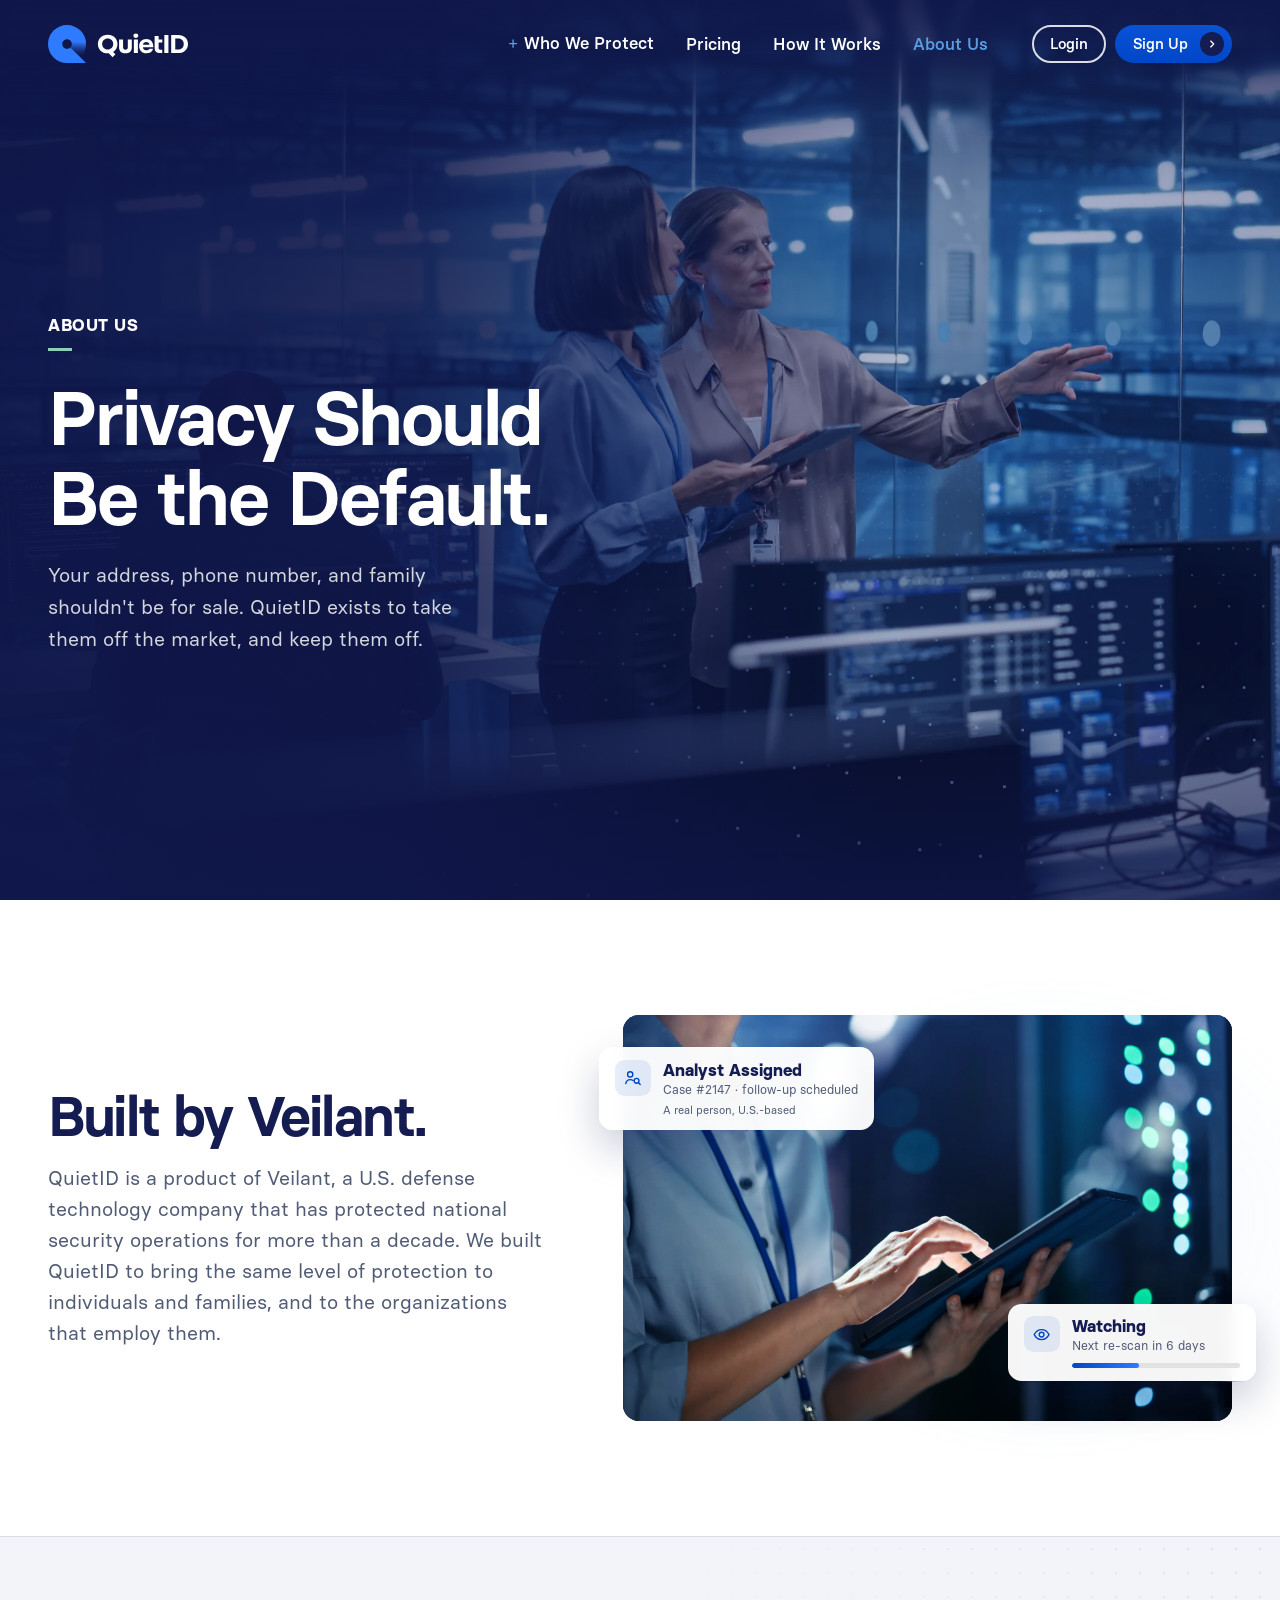
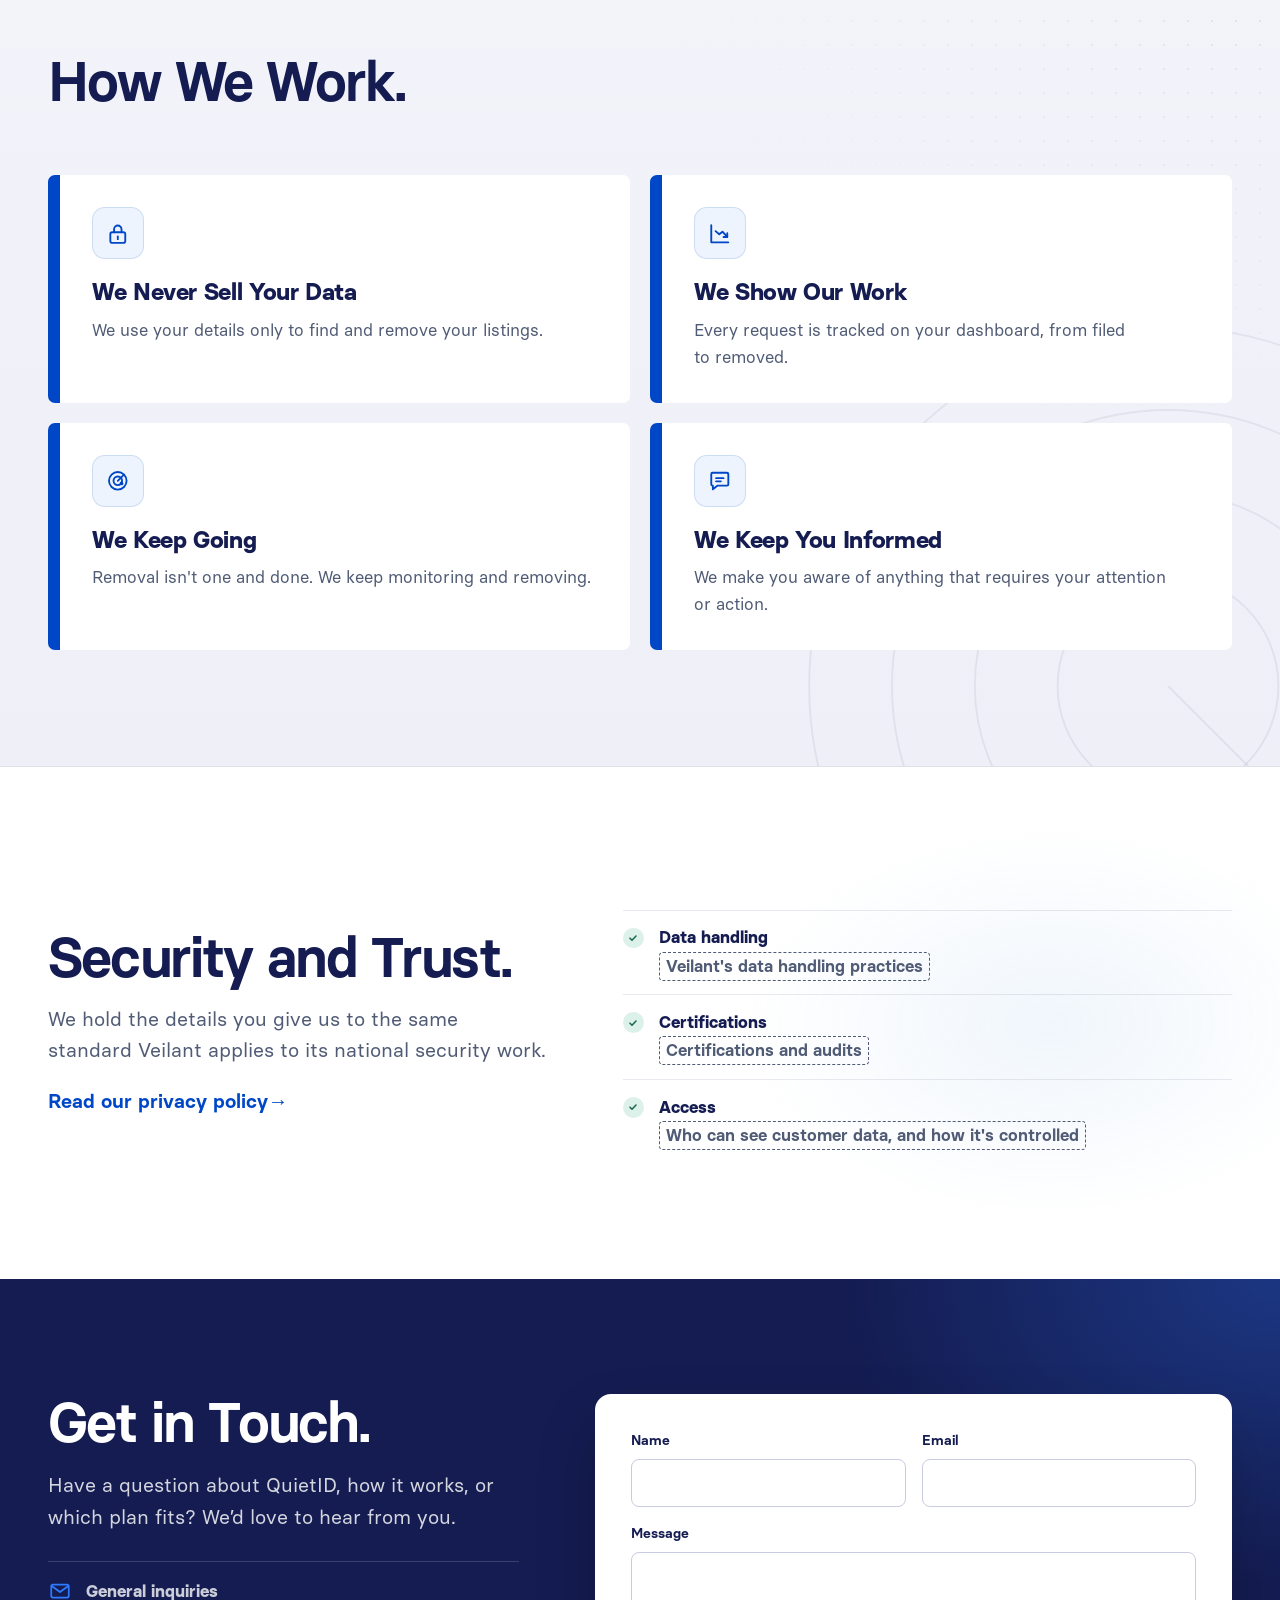
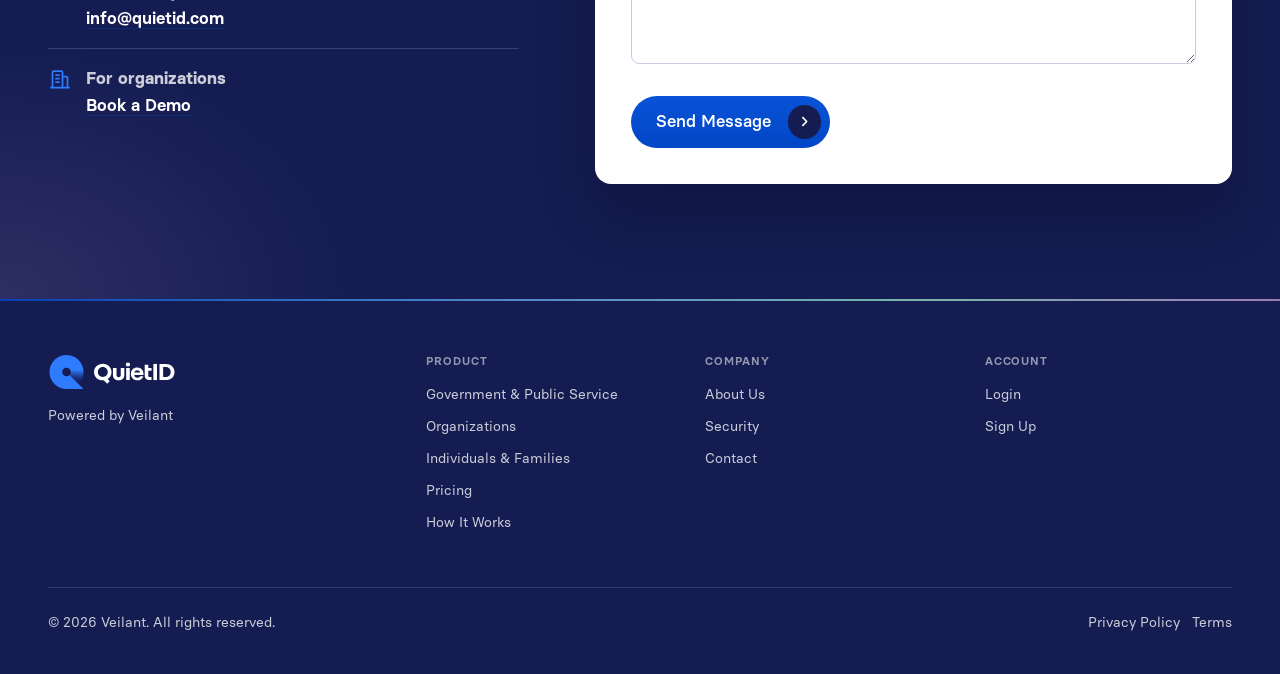
<file: about.html>
<!doctype html>
<html lang="en">
<head>
  <meta charset="utf-8">
  <script>document.documentElement.classList.add("qid-js")</script>
  <meta name="viewport" content="width=device-width, initial-scale=1">
  <title>About QuietID — a Veilant product</title>
  <meta name="description" content="QuietID removes personal information from data broker and people-search sites for individuals, families, and organizations. 100% U.S.-based data, personnel, and ownership, built by Veilant.">
  <link rel="icon" href="assets/img/favicon.ico" sizes="any">
  <link rel="icon" href="assets/img/favicon.svg" type="image/svg+xml">
  <link rel="apple-touch-icon" href="assets/img/apple-touch-icon.png">
  <link rel="manifest" href="site.webmanifest">
  <link rel="stylesheet" href="assets/css/quietid.css">
</head>
<body>
<a class="qid-skip" href="#main">Skip to content</a>
<svg xmlns="http://www.w3.org/2000/svg" style="display:none"><symbol id="i-home" viewBox="0 0 24 24" fill="none" stroke="currentColor" stroke-width="1.75" stroke-linecap="round" stroke-linejoin="round"><path d="M3.5 10.5 12 4l8.5 6.5"/><path d="M5.5 9v10.5h4.5v-5.5h4v5.5h4.5V9"/></symbol><symbol id="i-phone" viewBox="0 0 24 24" fill="none" stroke="currentColor" stroke-width="1.75" stroke-linecap="round" stroke-linejoin="round"><rect x="6.5" y="2.75" width="11" height="18.5" rx="2.25"/><path d="M10.5 17.75h3"/></symbol><symbol id="i-people" viewBox="0 0 24 24" fill="none" stroke="currentColor" stroke-width="1.75" stroke-linecap="round" stroke-linejoin="round"><circle cx="9" cy="8.5" r="3.25"/><path d="M3.25 19.5c.6-3.3 2.9-5 5.75-5s5.15 1.7 5.75 5"/><circle cx="16.75" cy="9.5" r="2.5"/><path d="M15.5 14.6c2.6-.3 4.6 1.2 5.25 4.4"/></symbol><symbol id="i-cake" viewBox="0 0 24 24" fill="none" stroke="currentColor" stroke-width="1.75" stroke-linecap="round" stroke-linejoin="round"><rect x="4" y="11" width="16" height="9" rx="1.5"/><path d="M4 15c2 1.3 4 1.3 6 0s4-1.3 6 0 3 1 4 .5"/><path d="M12 11V8"/><path d="M12 4.5c.9.9.9 2 0 2.9-.9-.9-.9-2 0-2.9Z"/></symbol><symbol id="i-brief" viewBox="0 0 24 24" fill="none" stroke="currentColor" stroke-width="1.75" stroke-linecap="round" stroke-linejoin="round"><rect x="3.5" y="7.5" width="17" height="12" rx="1.75"/><path d="M9 7.5V5.75c0-.7.55-1.25 1.25-1.25h3.5c.7 0 1.25.55 1.25 1.25V7.5"/><path d="M3.5 12.5h17"/></symbol><symbol id="i-find" viewBox="0 0 24 24" fill="none" stroke="currentColor" stroke-width="1.75" stroke-linecap="round" stroke-linejoin="round"><circle cx="10.5" cy="10.5" r="6.25"/><path d="m15.25 15.25 5 5"/><path d="M10.5 7.25a3.25 3.25 0 0 1 3.25 3.25"/></symbol><symbol id="i-remove" viewBox="0 0 24 24" fill="none" stroke="currentColor" stroke-width="1.75" stroke-linecap="round" stroke-linejoin="round"><rect x="4" y="3.75" width="13" height="16.5" rx="1.75"/><path d="M7.5 8.5h6M7.5 12h3"/><circle cx="17.5" cy="17.5" r="3.75" fill="var(--qid-icon-bg, #fff)"/><path d="m16 16 3 3m0-3-3 3"/></symbol><symbol id="i-monitor" viewBox="0 0 24 24" fill="none" stroke="currentColor" stroke-width="1.75" stroke-linecap="round" stroke-linejoin="round"><path d="M2.75 12S6 5.75 12 5.75 21.25 12 21.25 12 18 18.25 12 18.25 2.75 12 2.75 12Z"/><circle cx="12" cy="12" r="3"/></symbol><symbol id="i-report" viewBox="0 0 24 24" fill="none" stroke="currentColor" stroke-width="1.75" stroke-linecap="round" stroke-linejoin="round"><path d="M4 4v16h16"/><path d="M8 9.5l3.5 3 3-2.5 4.5 5"/><path d="M15.5 15h3.5v-3.5"/></symbol><symbol id="i-exec" viewBox="0 0 24 24" fill="none" stroke="currentColor" stroke-width="1.75" stroke-linecap="round" stroke-linejoin="round"><circle cx="12" cy="7.5" r="3.5"/><path d="M5 20c.8-4 3.6-6 7-6s6.2 2 7 6"/><path d="m12 14 1 2.5-1 3.5-1-3.5z"/></symbol><symbol id="i-shield" viewBox="0 0 24 24" fill="none" stroke="currentColor" stroke-width="1.75" stroke-linecap="round" stroke-linejoin="round"><path d="M12 3.25 19 6v5.25c0 4.4-2.9 8-7 9.5-4.1-1.5-7-5.1-7-9.5V6z"/><path d="m9 12 2.25 2.25L15.25 10"/></symbol><symbol id="i-family" viewBox="0 0 24 24" fill="none" stroke="currentColor" stroke-width="1.75" stroke-linecap="round" stroke-linejoin="round"><circle cx="7.5" cy="8" r="2.5"/><circle cx="16.5" cy="8" r="2.5"/><circle cx="12" cy="13" r="2"/><path d="M3.5 19c.4-2.8 1.9-4.5 4-4.5M20.5 19c-.4-2.8-1.9-4.5-4-4.5M8.75 20c.4-1.9 1.6-3 3.25-3s2.85 1.1 3.25 3"/></symbol><symbol id="i-radar" viewBox="0 0 24 24" fill="none" stroke="currentColor" stroke-width="1.75" stroke-linecap="round" stroke-linejoin="round"><circle cx="12" cy="12" r="8.25"/><circle cx="12" cy="12" r="4"/><path d="M12 12 17.8 6.2"/><circle cx="15.5" cy="14.5" r=".9" fill="currentColor"/></symbol><symbol id="i-lock" viewBox="0 0 24 24" fill="none" stroke="currentColor" stroke-width="1.75" stroke-linecap="round" stroke-linejoin="round"><rect x="5" y="10.5" width="14" height="10" rx="1.75"/><path d="M8.5 10.5V7.75a3.5 3.5 0 0 1 7 0v2.75"/><path d="M12 14.5v2.5"/></symbol><symbol id="i-building" viewBox="0 0 24 24" fill="none" stroke="currentColor" stroke-width="1.75" stroke-linecap="round" stroke-linejoin="round"><path d="M4.5 20.5V5.25c0-.7.55-1.25 1.25-1.25h7.5c.7 0 1.25.55 1.25 1.25V20.5"/><path d="M14.5 9.5h3.75c.7 0 1.25.55 1.25 1.25v9.75"/><path d="M3 20.5h18M8 8h3M8 11.5h3M8 15h3"/></symbol><symbol id="i-flag" viewBox="0 0 24 24" fill="none" stroke="currentColor" stroke-width="1.75" stroke-linecap="round" stroke-linejoin="round"><path d="M5 21V4"/><path d="M5 4.5h11.5l-2 4 2 4H5"/></symbol><symbol id="i-capitol" viewBox="0 0 24 24" fill="none" stroke="currentColor" stroke-width="1.75" stroke-linecap="round" stroke-linejoin="round"><path d="M3.5 20.5h17M5 20.5v-7M9.5 20.5v-7M14.5 20.5v-7M19 20.5v-7M4 13.5h16"/><path d="M6 13.5a6 5 0 0 1 12 0"/><path d="M12 8.5V4.5M12 4.5h2.5"/></symbol><symbol id="i-analyst" viewBox="0 0 24 24" fill="none" stroke="currentColor" stroke-width="1.75" stroke-linecap="round" stroke-linejoin="round"><circle cx="9" cy="8" r="3.25"/><path d="M3.5 19.5c.6-3.3 2.8-5 5.5-5 1.4 0 2.6.4 3.6 1.2"/><circle cx="17" cy="16" r="3"/><path d="m19.2 18.2 2.3 2.3"/></symbol><symbol id="i-bell" viewBox="0 0 24 24" fill="none" stroke="currentColor" stroke-width="1.75" stroke-linecap="round" stroke-linejoin="round"><path d="M6 16.5V11a6 6 0 0 1 12 0v5.5l1.5 2h-15z"/><path d="M10 20.5a2 2 0 0 0 4 0"/></symbol><symbol id="i-users" viewBox="0 0 24 24" fill="none" stroke="currentColor" stroke-width="1.75" stroke-linecap="round" stroke-linejoin="round"><rect x="3.5" y="4" width="17" height="16" rx="1.75"/><path d="M3.5 8.5h17"/><path d="M7 12.5h4M7 16h7"/><circle cx="16.5" cy="14" r="1.6"/></symbol><symbol id="i-mail" viewBox="0 0 24 24" fill="none" stroke="currentColor" stroke-width="1.75" stroke-linecap="round" stroke-linejoin="round"><rect x="3.25" y="5.5" width="17.5" height="13" rx="1.75"/><path d="m3.75 7 8.25 6 8.25-6"/></symbol><symbol id="i-chat" viewBox="0 0 24 24" fill="none" stroke="currentColor" stroke-width="1.75" stroke-linecap="round" stroke-linejoin="round"><path d="M4 5.75C4 5.05 4.55 4.5 5.25 4.5h13.5c.7 0 1.25.55 1.25 1.25v9.5c0 .7-.55 1.25-1.25 1.25H10l-4.5 3.5V16.5H5.25C4.55 16.5 4 15.95 4 15.25z"/><path d="M8.5 9.5h7M8.5 12.5h4.5"/></symbol><symbol id="i-key" viewBox="0 0 24 24" fill="none" stroke="currentColor" stroke-width="1.75" stroke-linecap="round" stroke-linejoin="round"><circle cx="8" cy="15" r="4"/><path d="m10.9 12.1 8.6-8.6M16.5 6.5l2.5 2.5M14 9l2 2"/></symbol></svg>

<header class="qid-header qid-header--overlay" data-menu="closed" data-feedback="about-header">
  <div class="qid-wrap qid-header__bar">
    <a class="qid-header__logo" href="index.html" aria-label="QuietID home">
      <img src="assets/img/QuietID_Logo_BlueWhite_Web.svg" alt="QuietID" width="136" height="37">
    </a>
    <button class="qid-menu-toggle" type="button" aria-expanded="false" aria-controls="qid-nav">
      <span></span><span></span><span></span><span class="qid-visually-hidden">Menu</span>
    </button>
    <nav class="qid-nav" id="qid-nav" aria-label="Main">
      <div class="qid-nav__group" data-open="false">
        <button class="qid-nav__parent" type="button" aria-expanded="false" aria-controls="qid-plans-menu">Who We Protect</button>
        <ul class="qid-nav__menu" id="qid-plans-menu">
          <li><a href="government.html">Government &amp; Public Service</a></li>
          <li><a href="plans-enterprise.html">Organizations</a></li>
          <li><a href="plans-individuals.html">Individuals &amp; Families</a></li>
        </ul>
      </div>
      <a href="pricing.html">Pricing</a>
      <a href="how-it-works.html">How It Works</a>
      <a href="about.html" aria-current="page">About Us</a>
    </nav>
    <div class="qid-header__actions">
      <a class="qid-btn qid-btn--ghost" href="login.html">Login</a>
      <a class="qid-btn qid-btn--primary" href="pricing.html">Sign Up</a>
    </div>
  </div>
</header>

<main id="main">

  <!-- ABOUT-1 HERO -->
  <section class="qid-page-hero qid-page-hero--image qid-page-hero--about" aria-labelledby="page-title" data-feedback="about-hero">
    <div class="qid-page-hero__media" aria-hidden="true"><picture><source srcset="assets/img/photos/about-hero.webp" type="image/webp"><img src="assets/img/photos/about-hero.jpg" alt="" width="2560" height="1350" style="object-position: 0% center" fetchpriority="high"></picture></div>
    <div class="qid-wrap qid-page-hero__grid qid-page-hero__grid--single">
      <div>
        <p class="qid-eyebrow">About Us</p>
        <h1 id="page-title">Privacy Should Be the Default.</h1>
        <p class="qid-page-hero__lede">Your address, phone number, and family shouldn't be for sale. QuietID exists to take them off the market, and keep them&nbsp;off.</p>
      </div>
    </div>
  </section>

  <!-- ABOUT-2 STORY -->
  <section class="qid-section" aria-labelledby="story-title" data-feedback="about-story">
    <div class="qid-wrap qid-split">
      <div class="qid-split__copy">
        <h2 id="story-title">Built by Veilant.</h2>
        <p>QuietID is a product of Veilant, a U.S. defense technology company that has protected national security operations for more than a decade. We built QuietID to bring the same level of protection to individuals and families, and to the organizations that employ them.</p>
      </div>
      <div class="qid-photo-wrap"><figure class="qid-photo qid-photo--wide"><picture><source srcset="assets/img/photos/about-built-by-veilant.webp" type="image/webp"><img src="assets/img/photos/about-built-by-veilant.jpg" alt="A Veilant team member working on a tablet in a server room" width="2400" height="1266" loading="lazy" decoding="async" style="object-position:45% center"></picture><div class="qid-scanline"></div></figure><div class="qid-callout qid-callout--tl" aria-hidden="true"><span class="qid-callout__icon"><svg class="qid-icon" aria-hidden="true"><use href="#i-analyst"/></svg></span><span><strong>Analyst Assigned</strong><small>Case #2147 · follow-up scheduled</small><span class="qid-callout__time">A real person, U.S.-based</span></span></div><div class="qid-callout qid-callout--br" aria-hidden="true"><span class="qid-callout__icon"><svg class="qid-icon" aria-hidden="true"><use href="#i-monitor"/></svg></span><span><strong>Watching</strong><small>Next re-scan in 6 days</small><span class="qid-callout__bar" style="--p:40%"><i></i></span></span></div></div>
    </div>
  </section>

  <!-- ABOUT-3 PRINCIPLES -->
  <section class="qid-section qid-section--gray" aria-labelledby="principles-title" data-feedback="about-principles">
    <div class="qid-wrap">
      <div class="qid-section__head">
        <h2 id="principles-title">How We Work.</h2>
      </div>
      <ul class="qid-principles">
        <li><span class="qid-step__icon"><svg class="qid-icon" aria-hidden="true"><use href="#i-lock"/></svg></span><h3>We Never Sell Your Data</h3><p>We use your details only to find and remove your listings.</p></li>
        <li><span class="qid-step__icon"><svg class="qid-icon" aria-hidden="true"><use href="#i-report"/></svg></span><h3>We Show Our Work</h3><p>Every request is tracked on your dashboard, from filed to removed.</p></li>
        <li><span class="qid-step__icon"><svg class="qid-icon" aria-hidden="true"><use href="#i-radar"/></svg></span><h3>We Keep Going</h3><p>Removal isn't one and done. We keep monitoring and removing.</p></li>
        <li><span class="qid-step__icon"><svg class="qid-icon" aria-hidden="true"><use href="#i-chat"/></svg></span><h3>We Keep You Informed</h3><p>We make you aware of anything that requires your attention or action.</p></li>
      </ul>
    </div>
  </section>

  <!-- ABOUT-4 SECURITY -->
  <section class="qid-section" id="security" aria-labelledby="security-title" data-feedback="about-security">
    <div class="qid-wrap qid-split">
      <div class="qid-split__copy">
        <h2 id="security-title">Security and Trust.</h2>
        <p>We hold the details you give us to the same standard Veilant applies to its national security work.</p>
        <p class="qid-steps__more"><a href="privacy.html">Read our privacy policy</a></p>
      </div>
      <ul class="qid-checks">
        <li><strong>Data handling</strong><span class="qid-tbd">Veilant's data handling practices</span></li>
        <li><strong>Certifications</strong><span class="qid-tbd">Certifications and audits</span></li>
        <li><strong>Access</strong><span class="qid-tbd">Who can see customer data, and how it's controlled</span></li>
      </ul>
    </div>
  </section>

  <!-- ABOUT-5 CONTACT -->
  <section class="qid-section qid-band" id="contact" aria-labelledby="contact-title" data-feedback="about-contact">
    <div class="qid-wrap qid-band__grid">
      <div class="qid-band__copy">
        <h2 id="contact-title">Get in Touch.</h2>
        <p>Have a question about QuietID, how it works, or which plan fits? We&rsquo;d love to hear from you.</p>
        <ul class="qid-contact-list">
          <li><svg class="qid-icon" aria-hidden="true"><use href="#i-mail"/></svg><span><strong>General inquiries</strong><a href="mailto:info@quietid.com">info@quietid.com</a></span></li>
          <li><svg class="qid-icon" aria-hidden="true"><use href="#i-building"/></svg><span><strong>For organizations</strong><a href="plans-enterprise.html#demo">Book a Demo</a></span></li>
        </ul>
      </div>
      <form class="qid-form" data-form action="#" method="post">
        <div class="qid-form__body">
          <div class="qid-form__grid">
            <div class="qid-field"><label for="c-name">Name</label><input id="c-name" name="name" autocomplete="name" required></div>
            <div class="qid-field"><label for="c-email">Email</label><input id="c-email" name="email" type="email" autocomplete="email" required></div>
            <div class="qid-field qid-form__full"><label for="c-msg">Message</label><textarea id="c-msg" name="message" required></textarea></div>
          </div>
          <button class="qid-btn qid-btn--primary" type="submit">Send Message</button>
        </div>
        <div class="qid-form__done" role="status">
          <img src="assets/img/QuietID_Mark_Web.svg" alt="" width="48" height="48">
          <h3>Thank You. Message Received.</h3>
          <p>We will be in contact with you.</p>
        </div>
      </form>
    </div>
  </section>

</main>

<footer class="qid-footer" data-feedback="about-footer">
  <div class="qid-wrap">
    <div class="qid-footer__top">
      <div>
        <img src="assets/img/QuietID_Logo_BlueWhite_Web.svg" alt="QuietID" width="125" height="34" loading="lazy" decoding="async">
        <p class="qid-footer__by">Powered by <a href="https://www.veilant.com">Veilant</a></p>
      </div>
      <div>
        <h2>Product</h2>
        <ul><li><a href="government.html">Government &amp; Public Service</a></li><li><a href="plans-enterprise.html">Organizations</a></li><li><a href="plans-individuals.html">Individuals &amp; Families</a></li><li><a href="pricing.html">Pricing</a></li><li><a href="how-it-works.html">How It Works</a></li></ul>
      </div>
      <div>
        <h2>Company</h2>
        <ul><li><a href="about.html">About Us</a></li><li><a href="about.html#security">Security</a></li><li><a href="about.html#contact">Contact</a></li></ul>
      </div>
      <div>
        <h2>Account</h2>
        <ul><li><a href="login.html">Login</a></li><li><a href="pricing.html">Sign Up</a></li></ul>
      </div>
    </div>
    <div class="qid-footer__legal">
      <p>&copy; 2026 Veilant. All rights reserved.</p>
      <p><a href="privacy.html">Privacy Policy</a> &nbsp; <a href="terms.html">Terms</a></p>
    </div>
  </div>
</footer>

<script src="assets/js/site.js" defer></script>
<script src="assets/js/hero-video.js" defer></script>
<script src="https://feedback.forth.agency/widget.js" data-project="quietid" async></script>
</body>
</html>
</file>
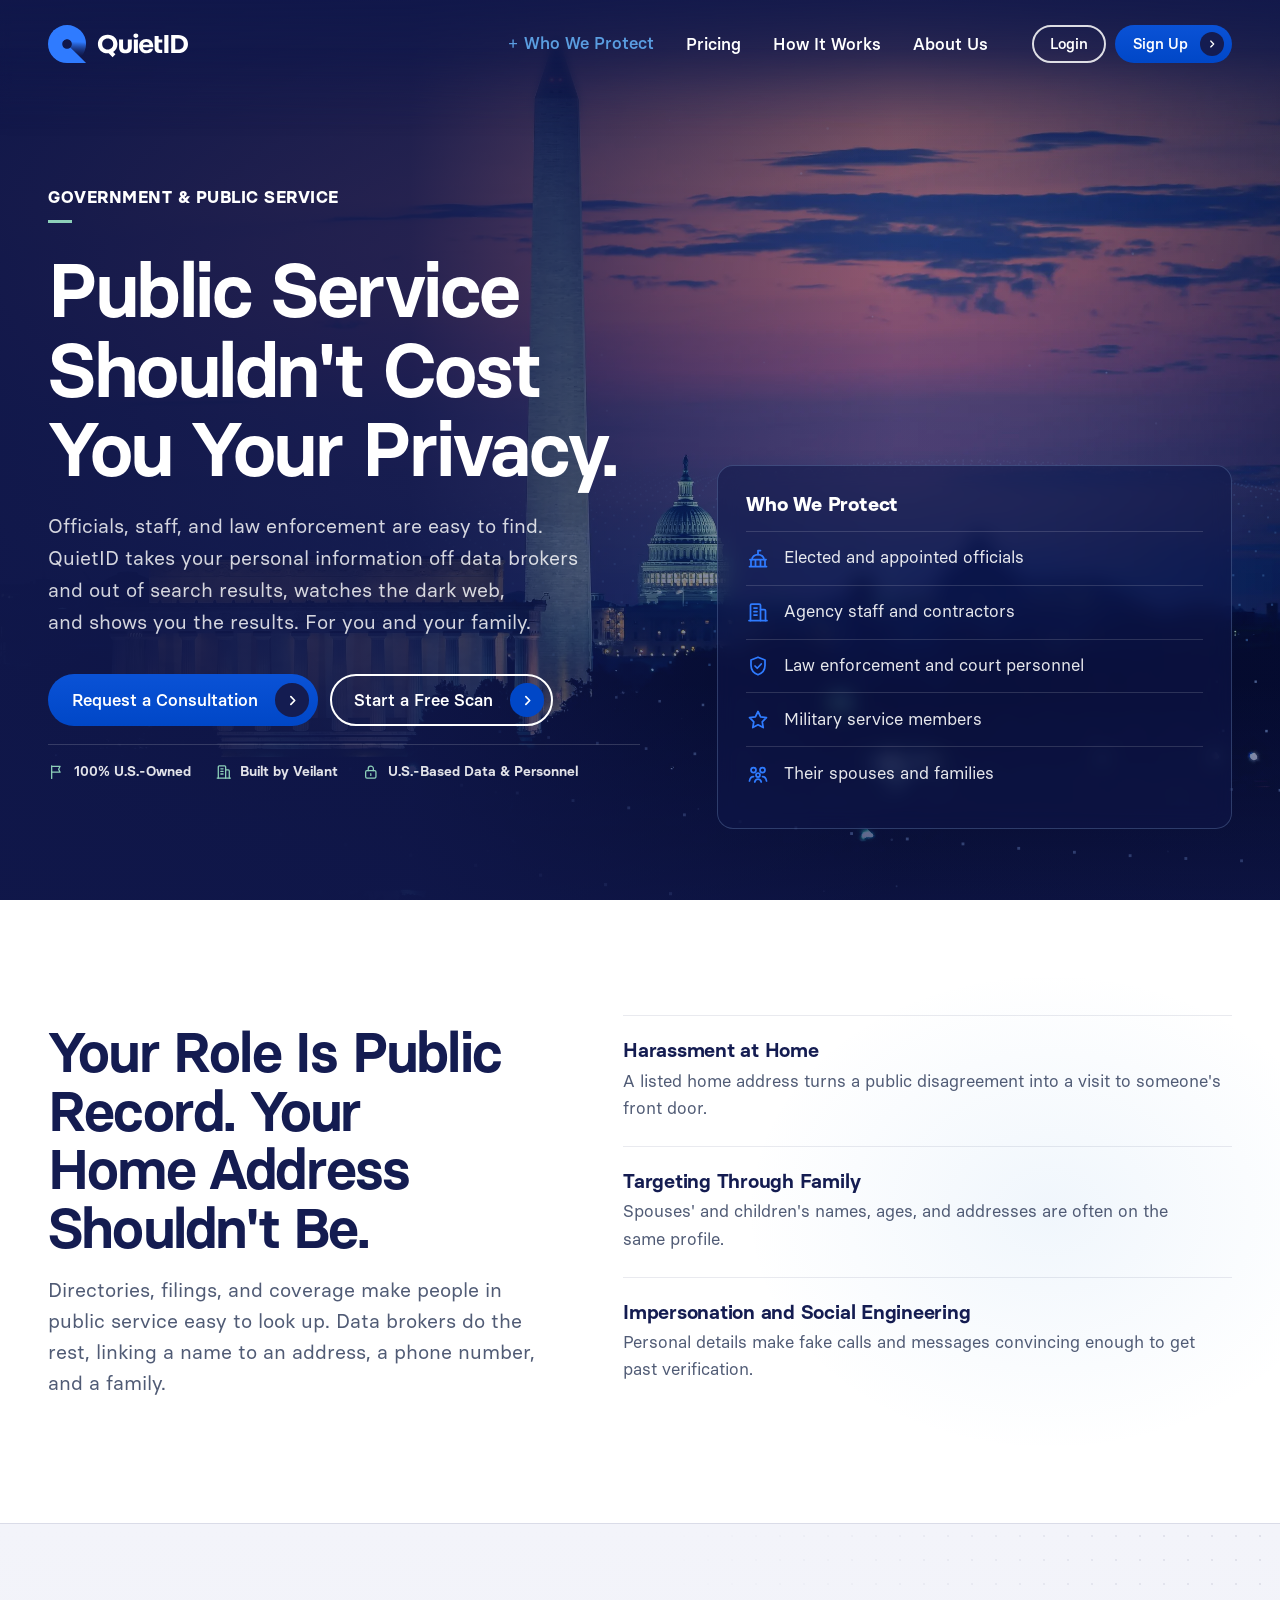
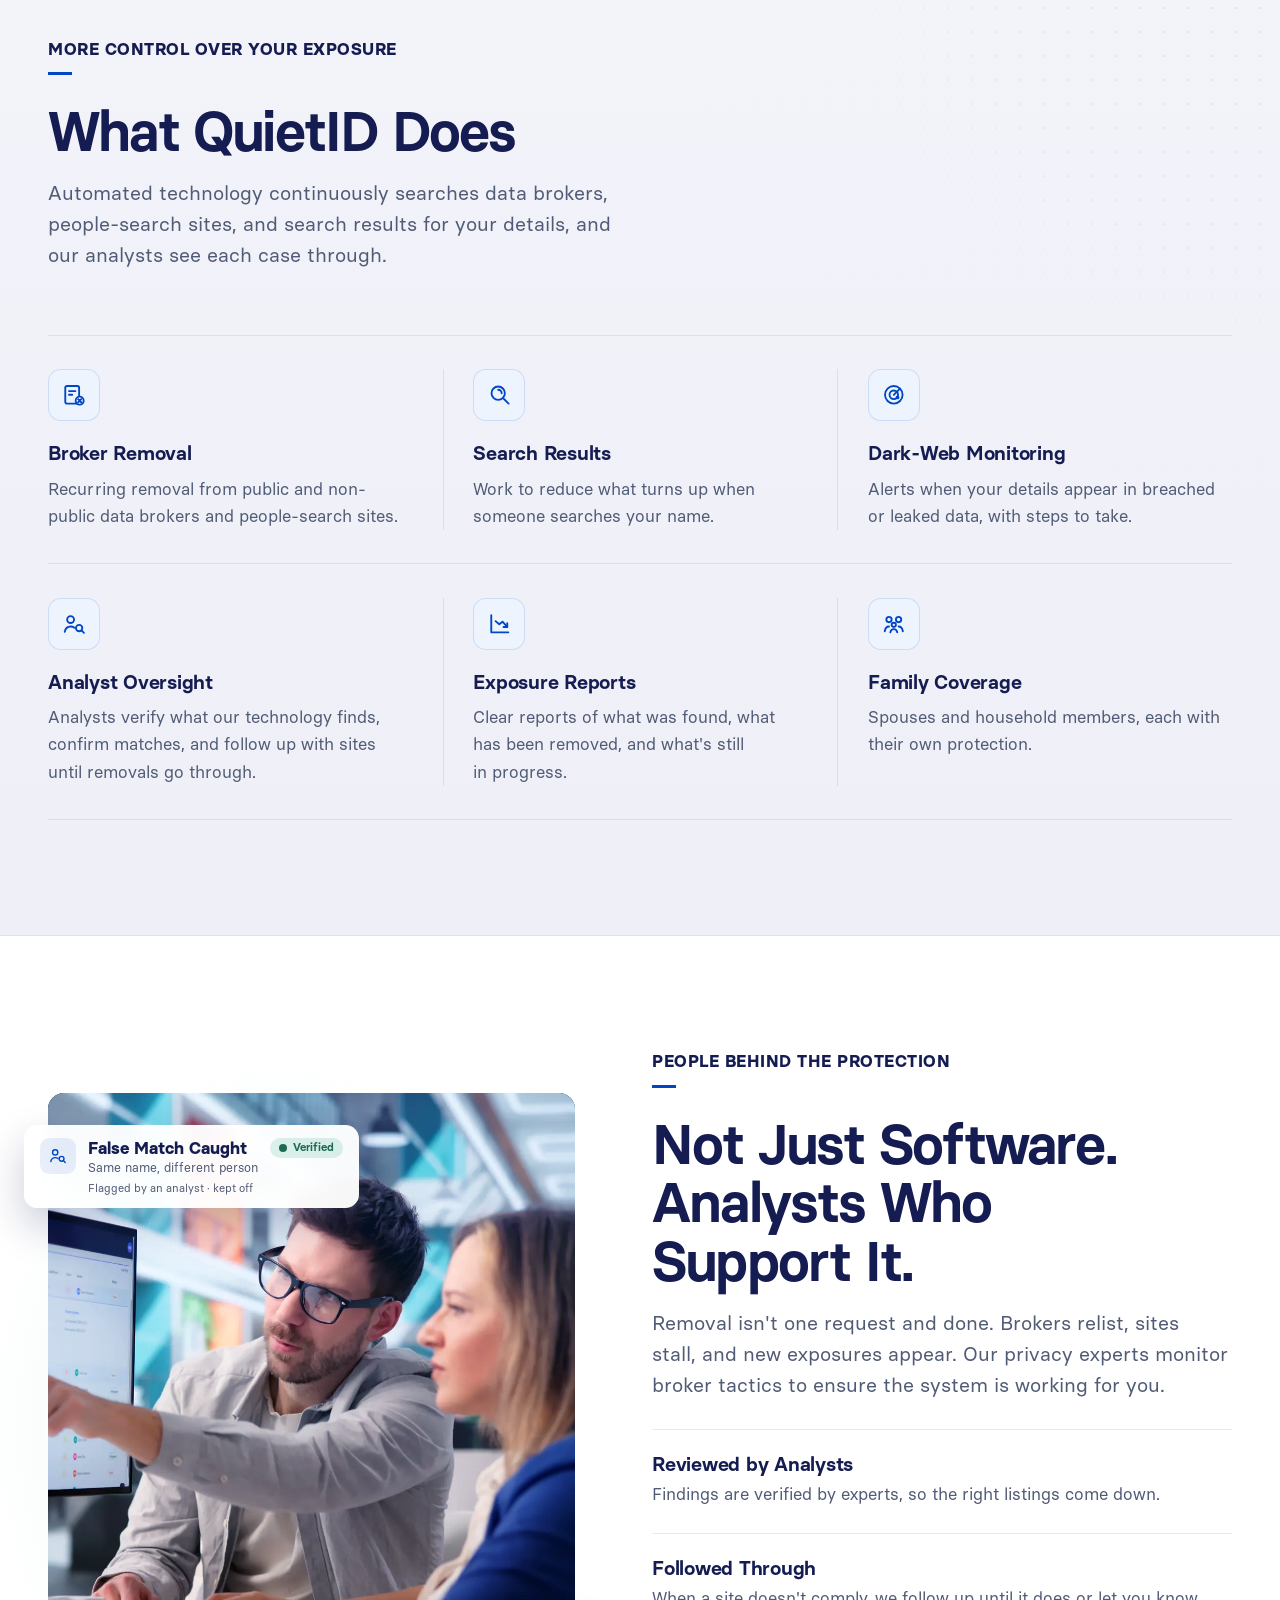
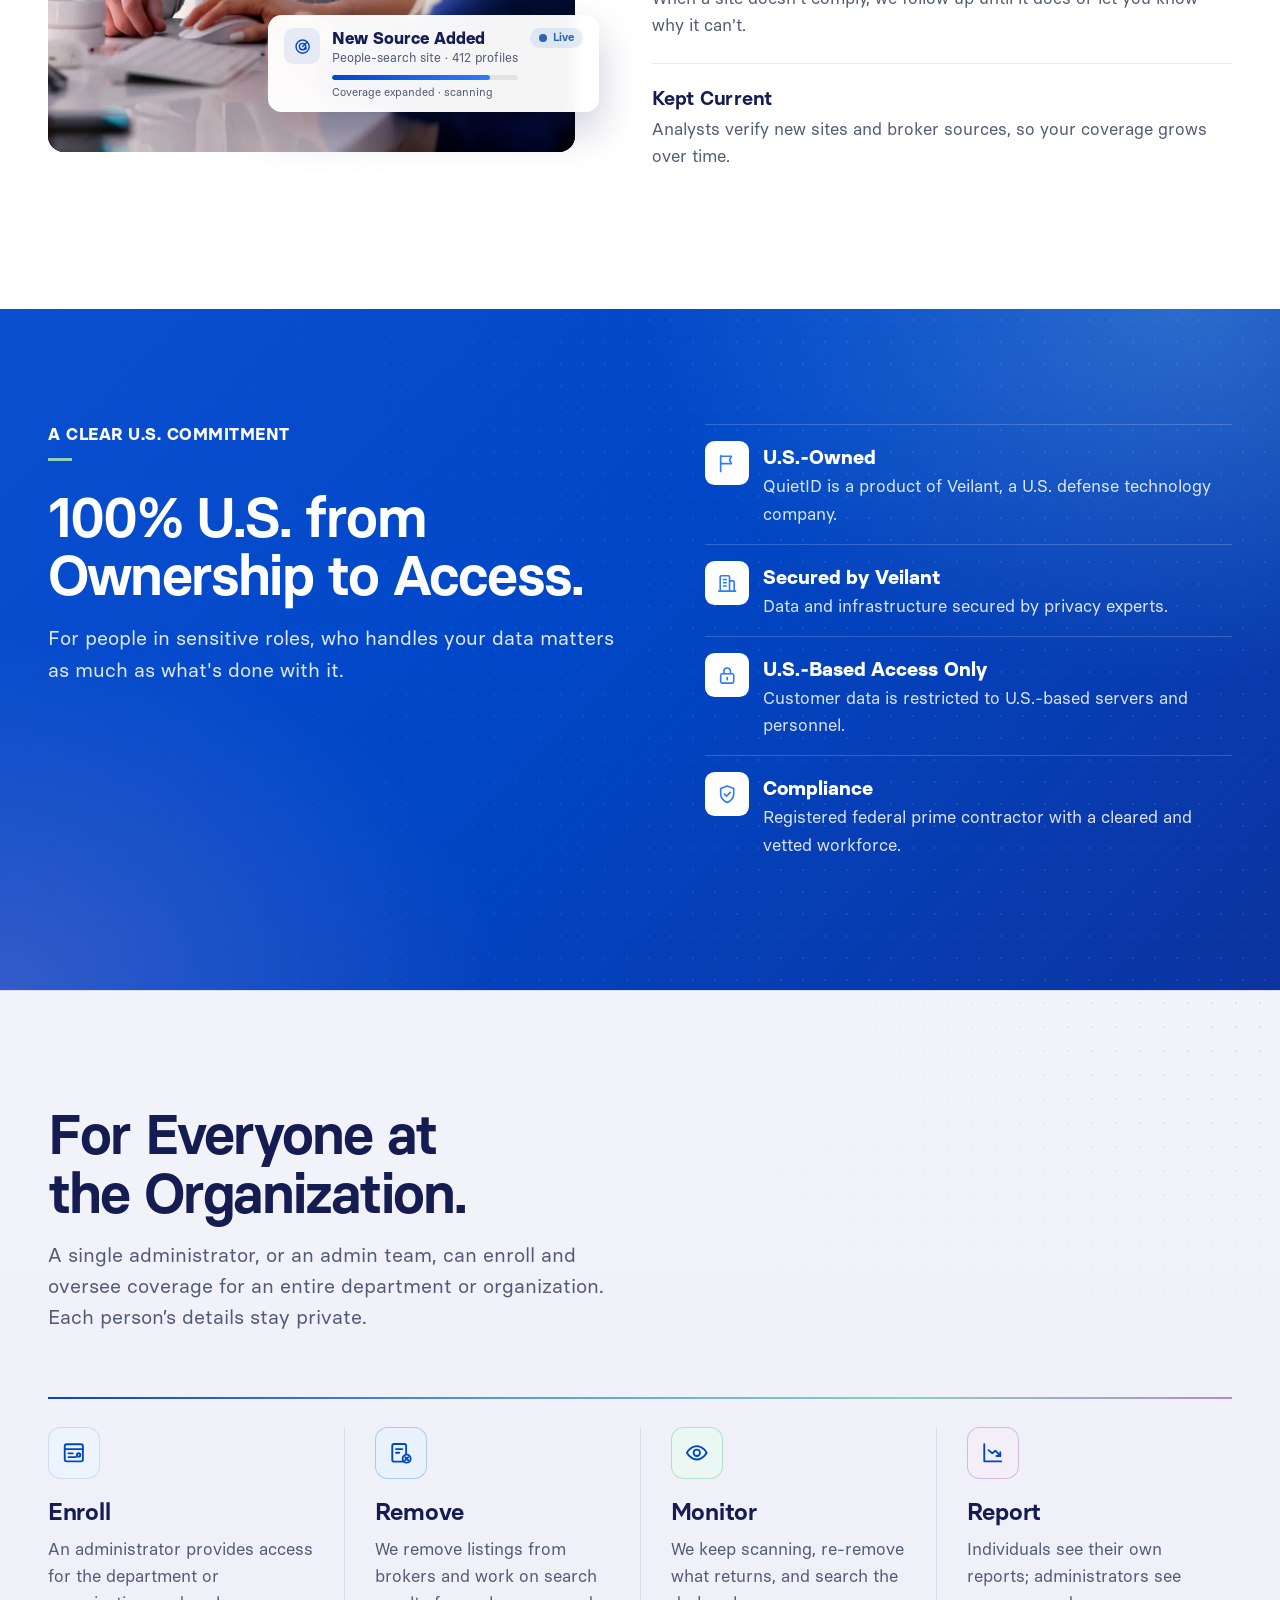
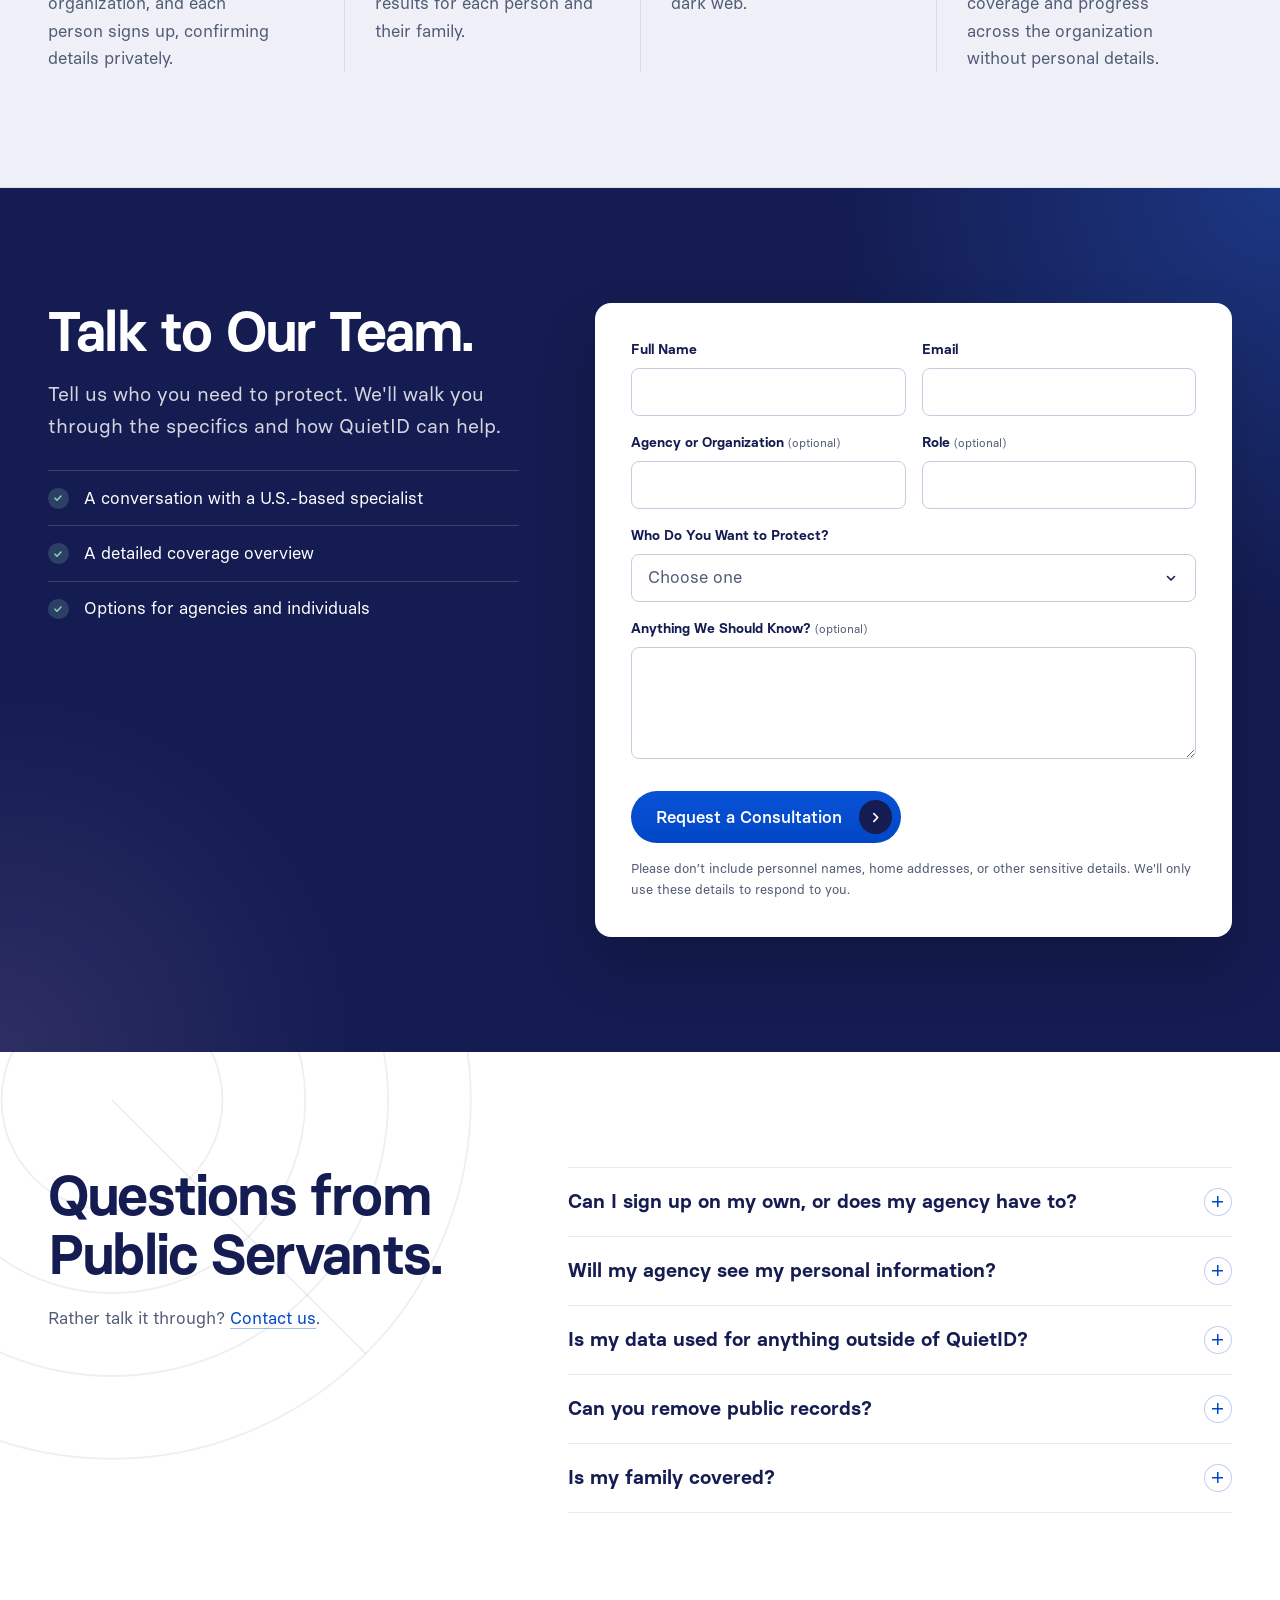
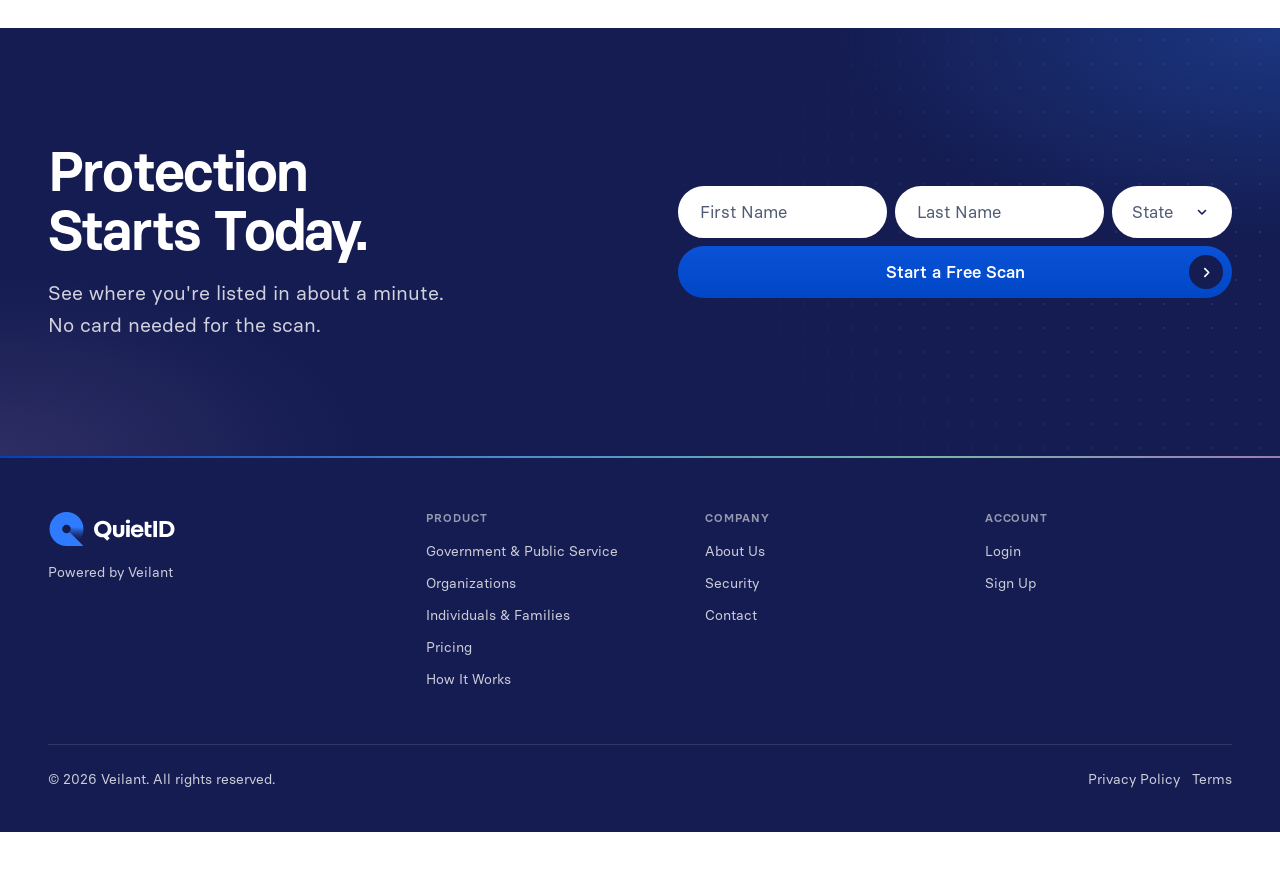
<file: government.html>
<!doctype html>
<html lang="en">
<head>
  <meta charset="utf-8">
  <script>document.documentElement.classList.add("qid-js")</script>
  <meta name="viewport" content="width=device-width, initial-scale=1">
  <title>QuietID for government and public service</title>
  <meta name="description" content="QuietID protects officials, agency staff, law enforcement, and their families: removal from data brokers and search results, dark-web monitoring, and analyst support. 100% U.S.-based data, personnel, and ownership, built by Veilant.">
  <link rel="icon" href="assets/img/favicon.ico" sizes="any">
  <link rel="icon" href="assets/img/favicon.svg" type="image/svg+xml">
  <link rel="apple-touch-icon" href="assets/img/apple-touch-icon.png">
  <link rel="manifest" href="site.webmanifest">
  <link rel="stylesheet" href="assets/css/quietid.css">
</head>
<body>
<a class="qid-skip" href="#main">Skip to content</a>
<svg xmlns="http://www.w3.org/2000/svg" style="display:none"><symbol id="i-home" viewBox="0 0 24 24" fill="none" stroke="currentColor" stroke-width="1.75" stroke-linecap="round" stroke-linejoin="round"><path d="M3.5 10.5 12 4l8.5 6.5"/><path d="M5.5 9v10.5h4.5v-5.5h4v5.5h4.5V9"/></symbol><symbol id="i-phone" viewBox="0 0 24 24" fill="none" stroke="currentColor" stroke-width="1.75" stroke-linecap="round" stroke-linejoin="round"><rect x="6.5" y="2.75" width="11" height="18.5" rx="2.25"/><path d="M10.5 17.75h3"/></symbol><symbol id="i-people" viewBox="0 0 24 24" fill="none" stroke="currentColor" stroke-width="1.75" stroke-linecap="round" stroke-linejoin="round"><circle cx="9" cy="8.5" r="3.25"/><path d="M3.25 19.5c.6-3.3 2.9-5 5.75-5s5.15 1.7 5.75 5"/><circle cx="16.75" cy="9.5" r="2.5"/><path d="M15.5 14.6c2.6-.3 4.6 1.2 5.25 4.4"/></symbol><symbol id="i-cake" viewBox="0 0 24 24" fill="none" stroke="currentColor" stroke-width="1.75" stroke-linecap="round" stroke-linejoin="round"><rect x="4" y="11" width="16" height="9" rx="1.5"/><path d="M4 15c2 1.3 4 1.3 6 0s4-1.3 6 0 3 1 4 .5"/><path d="M12 11V8"/><path d="M12 4.5c.9.9.9 2 0 2.9-.9-.9-.9-2 0-2.9Z"/></symbol><symbol id="i-brief" viewBox="0 0 24 24" fill="none" stroke="currentColor" stroke-width="1.75" stroke-linecap="round" stroke-linejoin="round"><rect x="3.5" y="7.5" width="17" height="12" rx="1.75"/><path d="M9 7.5V5.75c0-.7.55-1.25 1.25-1.25h3.5c.7 0 1.25.55 1.25 1.25V7.5"/><path d="M3.5 12.5h17"/></symbol><symbol id="i-find" viewBox="0 0 24 24" fill="none" stroke="currentColor" stroke-width="1.75" stroke-linecap="round" stroke-linejoin="round"><circle cx="10.5" cy="10.5" r="6.25"/><path d="m15.25 15.25 5 5"/><path d="M10.5 7.25a3.25 3.25 0 0 1 3.25 3.25"/></symbol><symbol id="i-remove" viewBox="0 0 24 24" fill="none" stroke="currentColor" stroke-width="1.75" stroke-linecap="round" stroke-linejoin="round"><rect x="4" y="3.75" width="13" height="16.5" rx="1.75"/><path d="M7.5 8.5h6M7.5 12h3"/><circle cx="17.5" cy="17.5" r="3.75" fill="var(--qid-icon-bg, #fff)"/><path d="m16 16 3 3m0-3-3 3"/></symbol><symbol id="i-monitor" viewBox="0 0 24 24" fill="none" stroke="currentColor" stroke-width="1.75" stroke-linecap="round" stroke-linejoin="round"><path d="M2.75 12S6 5.75 12 5.75 21.25 12 21.25 12 18 18.25 12 18.25 2.75 12 2.75 12Z"/><circle cx="12" cy="12" r="3"/></symbol><symbol id="i-report" viewBox="0 0 24 24" fill="none" stroke="currentColor" stroke-width="1.75" stroke-linecap="round" stroke-linejoin="round"><path d="M4 4v16h16"/><path d="M8 9.5l3.5 3 3-2.5 4.5 5"/><path d="M15.5 15h3.5v-3.5"/></symbol><symbol id="i-exec" viewBox="0 0 24 24" fill="none" stroke="currentColor" stroke-width="1.75" stroke-linecap="round" stroke-linejoin="round"><circle cx="12" cy="7.5" r="3.5"/><path d="M5 20c.8-4 3.6-6 7-6s6.2 2 7 6"/><path d="m12 14 1 2.5-1 3.5-1-3.5z"/></symbol><symbol id="i-shield" viewBox="0 0 24 24" fill="none" stroke="currentColor" stroke-width="1.75" stroke-linecap="round" stroke-linejoin="round"><path d="M12 3.25 19 6v5.25c0 4.4-2.9 8-7 9.5-4.1-1.5-7-5.1-7-9.5V6z"/><path d="m9 12 2.25 2.25L15.25 10"/></symbol><symbol id="i-family" viewBox="0 0 24 24" fill="none" stroke="currentColor" stroke-width="1.75" stroke-linecap="round" stroke-linejoin="round"><circle cx="7.5" cy="8" r="2.5"/><circle cx="16.5" cy="8" r="2.5"/><circle cx="12" cy="13" r="2"/><path d="M3.5 19c.4-2.8 1.9-4.5 4-4.5M20.5 19c-.4-2.8-1.9-4.5-4-4.5M8.75 20c.4-1.9 1.6-3 3.25-3s2.85 1.1 3.25 3"/></symbol><symbol id="i-radar" viewBox="0 0 24 24" fill="none" stroke="currentColor" stroke-width="1.75" stroke-linecap="round" stroke-linejoin="round"><circle cx="12" cy="12" r="8.25"/><circle cx="12" cy="12" r="4"/><path d="M12 12 17.8 6.2"/><circle cx="15.5" cy="14.5" r=".9" fill="currentColor"/></symbol><symbol id="i-lock" viewBox="0 0 24 24" fill="none" stroke="currentColor" stroke-width="1.75" stroke-linecap="round" stroke-linejoin="round"><rect x="5" y="10.5" width="14" height="10" rx="1.75"/><path d="M8.5 10.5V7.75a3.5 3.5 0 0 1 7 0v2.75"/><path d="M12 14.5v2.5"/></symbol><symbol id="i-building" viewBox="0 0 24 24" fill="none" stroke="currentColor" stroke-width="1.75" stroke-linecap="round" stroke-linejoin="round"><path d="M4.5 20.5V5.25c0-.7.55-1.25 1.25-1.25h7.5c.7 0 1.25.55 1.25 1.25V20.5"/><path d="M14.5 9.5h3.75c.7 0 1.25.55 1.25 1.25v9.75"/><path d="M3 20.5h18M8 8h3M8 11.5h3M8 15h3"/></symbol><symbol id="i-flag" viewBox="0 0 24 24" fill="none" stroke="currentColor" stroke-width="1.75" stroke-linecap="round" stroke-linejoin="round"><path d="M5 21V4"/><path d="M5 4.5h11.5l-2 4 2 4H5"/></symbol><symbol id="i-capitol" viewBox="0 0 24 24" fill="none" stroke="currentColor" stroke-width="1.75" stroke-linecap="round" stroke-linejoin="round"><path d="M3.5 20.5h17M5 20.5v-7M9.5 20.5v-7M14.5 20.5v-7M19 20.5v-7M4 13.5h16"/><path d="M6 13.5a6 5 0 0 1 12 0"/><path d="M12 8.5V4.5M12 4.5h2.5"/></symbol><symbol id="i-analyst" viewBox="0 0 24 24" fill="none" stroke="currentColor" stroke-width="1.75" stroke-linecap="round" stroke-linejoin="round"><circle cx="9" cy="8" r="3.25"/><path d="M3.5 19.5c.6-3.3 2.8-5 5.5-5 1.4 0 2.6.4 3.6 1.2"/><circle cx="17" cy="16" r="3"/><path d="m19.2 18.2 2.3 2.3"/></symbol><symbol id="i-bell" viewBox="0 0 24 24" fill="none" stroke="currentColor" stroke-width="1.75" stroke-linecap="round" stroke-linejoin="round"><path d="M6 16.5V11a6 6 0 0 1 12 0v5.5l1.5 2h-15z"/><path d="M10 20.5a2 2 0 0 0 4 0"/></symbol><symbol id="i-users" viewBox="0 0 24 24" fill="none" stroke="currentColor" stroke-width="1.75" stroke-linecap="round" stroke-linejoin="round"><rect x="3.5" y="4" width="17" height="16" rx="1.75"/><path d="M3.5 8.5h17"/><path d="M7 12.5h4M7 16h7"/><circle cx="16.5" cy="14" r="1.6"/></symbol><symbol id="i-mail" viewBox="0 0 24 24" fill="none" stroke="currentColor" stroke-width="1.75" stroke-linecap="round" stroke-linejoin="round"><rect x="3.25" y="5.5" width="17.5" height="13" rx="1.75"/><path d="m3.75 7 8.25 6 8.25-6"/></symbol><symbol id="i-chat" viewBox="0 0 24 24" fill="none" stroke="currentColor" stroke-width="1.75" stroke-linecap="round" stroke-linejoin="round"><path d="M4 5.75C4 5.05 4.55 4.5 5.25 4.5h13.5c.7 0 1.25.55 1.25 1.25v9.5c0 .7-.55 1.25-1.25 1.25H10l-4.5 3.5V16.5H5.25C4.55 16.5 4 15.95 4 15.25z"/><path d="M8.5 9.5h7M8.5 12.5h4.5"/></symbol><symbol id="i-key" viewBox="0 0 24 24" fill="none" stroke="currentColor" stroke-width="1.75" stroke-linecap="round" stroke-linejoin="round"><circle cx="8" cy="15" r="4"/><path d="m10.9 12.1 8.6-8.6M16.5 6.5l2.5 2.5M14 9l2 2"/></symbol><symbol id="i-star" viewBox="0 0 24 24" fill="none" stroke="currentColor" stroke-width="1.75" stroke-linecap="round" stroke-linejoin="round"><path d="m12 3.5 2.6 5.3 5.85.85-4.23 4.12 1 5.83L12 16.85 6.78 19.6l1-5.83L3.55 9.65l5.85-.85z"/></symbol></svg>

<header class="qid-header qid-header--overlay" data-menu="closed" data-feedback="gov-header">
  <div class="qid-wrap qid-header__bar">
    <a class="qid-header__logo" href="index.html" aria-label="QuietID home">
      <img src="assets/img/QuietID_Logo_BlueWhite_Web.svg" alt="QuietID" width="136" height="37">
    </a>
    <button class="qid-menu-toggle" type="button" aria-expanded="false" aria-controls="qid-nav">
      <span></span><span></span><span></span><span class="qid-visually-hidden">Menu</span>
    </button>
    <nav class="qid-nav" id="qid-nav" aria-label="Main">
      <div class="qid-nav__group is-current" data-open="false">
        <button class="qid-nav__parent" type="button" aria-expanded="false" aria-controls="qid-plans-menu">Who We Protect</button>
        <ul class="qid-nav__menu" id="qid-plans-menu">
          <li><a href="government.html" aria-current="page">Government &amp; Public Service</a></li>
          <li><a href="plans-enterprise.html">Organizations</a></li>
          <li><a href="plans-individuals.html">Individuals &amp; Families</a></li>
        </ul>
      </div>
      <a href="pricing.html">Pricing</a>
      <a href="how-it-works.html">How It Works</a>
      <a href="about.html">About Us</a>
    </nav>
    <div class="qid-header__actions">
      <a class="qid-btn qid-btn--ghost" href="login.html">Login</a>
      <a class="qid-btn qid-btn--primary" href="pricing.html">Sign Up</a>
    </div>
  </div>
</header>

<main id="main">

  <!-- GOV-1 HERO -->
  <section class="qid-page-hero qid-page-hero--image" aria-labelledby="page-title" data-feedback="gov-hero">
    <div class="qid-page-hero__media" aria-hidden="true"><picture><source srcset="assets/img/photos/government-hero.webp" type="image/webp"><img src="assets/img/photos/government-hero.jpg" alt="" width="2560" height="1708" style="object-position: center 60%" fetchpriority="high"></picture></div>
    <div class="qid-wrap qid-page-hero__grid">
      <div>
        <p class="qid-eyebrow">Government &amp; Public Service</p>
        <h1 id="page-title">Public Service Shouldn't Cost You Your&nbsp;Privacy.</h1>
        <p class="qid-page-hero__lede">Officials, staff, and law enforcement are easy to find. QuietID takes your personal information off data brokers and out of search results, watches the dark web, and shows you the results. For you and your&nbsp;family.</p>
        <div class="qid-page-hero__actions">
          <a class="qid-btn qid-btn--primary" href="#consult">Request a Consultation</a>
          <a class="qid-btn qid-btn--outline" href="signup.html">Start a Free Scan</a>
        </div>
        <ul class="qid-trust" aria-label="Our U.S. commitment">
          <li><svg class="qid-icon" aria-hidden="true"><use href="#i-flag"/></svg>100% U.S.-Owned</li>
          <li><svg class="qid-icon" aria-hidden="true"><use href="#i-building"/></svg>Built by Veilant</li>
          <li><svg class="qid-icon" aria-hidden="true"><use href="#i-lock"/></svg>U.S.-Based Data &amp; Personnel</li>
        </ul>
      </div>
      <aside class="qid-hero-card" aria-labelledby="protect-title">
        <h2 id="protect-title">Who We Protect</h2>
        <ul>
          <li><svg class="qid-icon" aria-hidden="true"><use href="#i-capitol"/></svg>Elected and appointed officials</li>
          <li><svg class="qid-icon" aria-hidden="true"><use href="#i-building"/></svg>Agency staff and contractors</li>
          <li><svg class="qid-icon" aria-hidden="true"><use href="#i-shield"/></svg>Law enforcement and court personnel</li>
          <li><svg class="qid-icon" aria-hidden="true"><use href="#i-star"/></svg>Military service members</li>
          <li><svg class="qid-icon" aria-hidden="true"><use href="#i-family"/></svg>Their spouses and families</li>
        </ul>
      </aside>
    </div>
  </section>

  <!-- GOV-2 WHY -->
  <section class="qid-section" aria-labelledby="why-title" data-feedback="gov-why">
    <div class="qid-wrap qid-split">
      <div class="qid-split__copy">
        <h2 id="why-title">Your Role Is Public Record. Your Home Address Shouldn't Be.</h2>
        <p>Directories, filings, and coverage make people in public service easy to look up. Data brokers do the rest, linking a name to an address, a phone number, and a family.</p>
      </div>
      <ol class="qid-points">
        <li><h3>Harassment at Home</h3><p>A listed home address turns a public disagreement into a visit to someone's front door.</p></li>
        <li><h3>Targeting Through Family</h3><p>Spouses' and children's names, ages, and addresses are often on the same profile.</p></li>
        <li><h3>Impersonation and Social Engineering</h3><p>Personal details make fake calls and messages convincing enough to get past verification.</p></li>
      </ol>
    </div>
  </section>

  <!-- GOV-3 WHAT QUIETID DOES -->
  <section class="qid-section qid-section--gray" aria-labelledby="does-title" data-feedback="gov-does">
    <div class="qid-wrap">
      <div class="qid-section__head">
        <p class="qid-kicker">More Control Over Your Exposure</p>
        <h2 id="does-title">What QuietID Does</h2>
        <p>Automated technology continuously searches data brokers, people-search sites, and search results for your details, and our analysts see each case through.</p>
      </div>
      <ul class="qid-features">
        <li class="qid-feature"><span class="qid-step__icon"><svg class="qid-icon" aria-hidden="true"><use href="#i-remove"/></svg></span><h3>Broker Removal</h3><p>Recurring removal from public and non-public data brokers and people-search sites.</p></li>
        <li class="qid-feature"><span class="qid-step__icon"><svg class="qid-icon" aria-hidden="true"><use href="#i-find"/></svg></span><h3>Search Results</h3><p>Work to reduce what turns up when someone searches your name.</p></li>
        <li class="qid-feature"><span class="qid-step__icon"><svg class="qid-icon" aria-hidden="true"><use href="#i-radar"/></svg></span><h3>Dark-Web Monitoring</h3><p>Alerts when your details appear in breached or leaked data, with steps to take.</p></li>
        <li class="qid-feature"><span class="qid-step__icon"><svg class="qid-icon" aria-hidden="true"><use href="#i-analyst"/></svg></span><h3>Analyst Oversight</h3><p>Analysts verify what our technology finds, confirm matches, and follow up with sites until removals go through.</p></li>
        <li class="qid-feature"><span class="qid-step__icon"><svg class="qid-icon" aria-hidden="true"><use href="#i-report"/></svg></span><h3>Exposure Reports</h3><p>Clear reports of what was found, what has been removed, and what's still in progress.</p></li>
        <li class="qid-feature"><span class="qid-step__icon"><svg class="qid-icon" aria-hidden="true"><use href="#i-family"/></svg></span><h3>Family Coverage</h3><p>Spouses and household members, each with their own protection.</p></li>
      </ul>
    </div>
  </section>

  <!-- GOV-4 PEOPLE -->
  <section class="qid-section" aria-labelledby="people-title" data-feedback="gov-people">
    <div class="qid-wrap qid-focus">
      <div class="qid-photo-wrap"><figure class="qid-photo"><picture><source srcset="assets/img/photos/government-people-behind-the-protection.webp" type="image/webp"><img src="assets/img/photos/government-people-behind-the-protection.jpg" alt="Two analysts reviewing findings together on a monitor" width="2400" height="1266" loading="lazy" decoding="async" style="object-position:68% center"></picture><div class="qid-scanline"></div></figure><div class="qid-callout qid-callout--tl" aria-hidden="true"><span class="qid-callout__icon"><svg class="qid-icon" aria-hidden="true"><use href="#i-analyst"/></svg></span><span><strong>False Match Caught</strong><small>Same name, different person</small><span class="qid-callout__time">Flagged by an analyst · kept off</span></span><span class="qid-chip qid-chip--removed">Verified</span></div><div class="qid-callout qid-callout--br" aria-hidden="true"><span class="qid-callout__icon"><svg class="qid-icon" aria-hidden="true"><use href="#i-radar"/></svg></span><span><strong>New Source Added</strong><small>People-search site · 412 profiles</small><span class="qid-callout__bar" style="--p:85%"><i></i></span><span class="qid-callout__time">Coverage expanded · scanning</span></span><span class="qid-chip qid-chip--live">Live</span></div></div>
      <div class="qid-focus__copy">
        <p class="qid-kicker">People Behind the Protection</p>
        <h2 id="people-title">Not Just Software. Analysts Who Support It.</h2>
        <p>Removal isn't one request and done. Brokers relist, sites stall, and new exposures appear. Our privacy experts monitor broker tactics to ensure the system is working for you.</p>
        <ol class="qid-points">
          <li><h3>Reviewed by Analysts</h3><p>Findings are verified by experts, so the right listings come down.</p></li>
          <li><h3>Followed Through</h3><p>When a site doesn't comply, we follow up until it does or let you know why it can't.</p></li>
          <li><h3>Kept Current</h3><p>Analysts verify new sites and broker sources, so your coverage grows over time.</p></li>
        </ol>
      </div>
    </div>
  </section>

  <!-- GOV-5 U.S. COMMITMENT -->
  <section class="qid-section qid-biz" aria-labelledby="us-title" data-feedback="gov-us">
    <div class="qid-wrap qid-biz__grid">
      <div>
        <p class="qid-kicker qid-kicker--light">A Clear U.S. Commitment</p>
        <h2 id="us-title">100% U.S. from Ownership to Access.</h2>
        <p>For people in sensitive roles, who handles your data matters as much as what's done with it.</p>
      </div>
      <ul class="qid-biz__list">
        <li><span class="qid-biz__icon"><svg class="qid-icon" aria-hidden="true"><use href="#i-flag"/></svg></span><span><strong>U.S.-Owned</strong>QuietID is a product of Veilant, a U.S. defense technology company.</span></li>
        <li><span class="qid-biz__icon"><svg class="qid-icon" aria-hidden="true"><use href="#i-building"/></svg></span><span><strong>Secured by Veilant</strong>Data and infrastructure secured by privacy experts.</span></li>
        <li><span class="qid-biz__icon"><svg class="qid-icon" aria-hidden="true"><use href="#i-lock"/></svg></span><span><strong>U.S.-Based Access Only</strong>Customer data is restricted to U.S.-based servers and personnel.</span></li>
        <li><span class="qid-biz__icon"><svg class="qid-icon" aria-hidden="true"><use href="#i-shield"/></svg></span><span><strong>Compliance</strong>Registered federal prime contractor with a cleared and vetted workforce.</span></li>
      </ul>
    </div>
  </section>

  <!-- GOV-6 HOW IT WORKS FOR AGENCIES -->
  <section class="qid-section qid-section--gray" aria-labelledby="how-title" data-feedback="gov-how">
    <div class="qid-wrap">
      <div class="qid-section__head">
        <h2 id="how-title">For Everyone at the Organization.</h2>
        <p>A single administrator, or an admin team, can enroll and oversee coverage for an entire department or organization. Each person&rsquo;s details stay private.</p>
      </div>
      <ol class="qid-steps">
        <li class="qid-step"><span class="qid-step__icon"><svg class="qid-icon" aria-hidden="true"><use href="#i-users"/></svg></span><h3>Enroll</h3><p>An administrator provides access for the department or organization, and each person signs up, confirming details privately.</p></li>
        <li class="qid-step"><span class="qid-step__icon"><svg class="qid-icon" aria-hidden="true"><use href="#i-remove"/></svg></span><h3>Remove</h3><p>We remove listings from brokers and work on search results for each person and their family.</p></li>
        <li class="qid-step"><span class="qid-step__icon"><svg class="qid-icon" aria-hidden="true"><use href="#i-monitor"/></svg></span><h3>Monitor</h3><p>We keep scanning, re-remove what returns, and search the dark web.</p></li>
        <li class="qid-step"><span class="qid-step__icon"><svg class="qid-icon" aria-hidden="true"><use href="#i-report"/></svg></span><h3>Report</h3><p>Individuals see their own reports; administrators see coverage and progress across the organization without personal details.</p></li>
      </ol>
    </div>
  </section>

  <!-- GOV-7 CONSULTATION -->
  <section class="qid-section qid-band" id="consult" aria-labelledby="consult-title" data-feedback="gov-consult">
    <div class="qid-wrap qid-band__grid">
      <div class="qid-band__copy">
        <h2 id="consult-title">Talk to Our Team.</h2>
        <p>Tell us who you need to protect. We'll walk you through the specifics and how QuietID can help.</p>
        <ul class="qid-checks">
          <li>A conversation with a U.S.-based specialist</li>
          <li>A detailed coverage overview</li>
          <li>Options for agencies and individuals</li>
        </ul>
      </div>
      <form class="qid-form" data-form action="#" method="post">
        <div class="qid-form__body">
          <div class="qid-form__grid">
            <div class="qid-field"><label for="g-name">Full Name</label><input id="g-name" name="name" autocomplete="name" required></div>
            <div class="qid-field"><label for="g-email">Email</label><input id="g-email" name="email" type="email" autocomplete="email" required></div>
            <div class="qid-field"><label for="g-org">Agency or Organization <small>(optional)</small></label><input id="g-org" name="organization" autocomplete="organization"></div>
            <div class="qid-field"><label for="g-role">Role <small>(optional)</small></label><input id="g-role" name="role" autocomplete="organization-title"></div>
            <div class="qid-field qid-form__full"><label for="g-who">Who Do You Want to Protect?</label>
              <select id="g-who" name="who" required><option value="">Choose one</option><option>Myself and my family</option><option>A team (up to 25 people)</option><option>A department or agency (26–500)</option><option>A larger organization (500+)</option></select></div>
            <div class="qid-field qid-form__full"><label for="g-msg">Anything We Should Know? <small>(optional)</small></label><textarea id="g-msg" name="message"></textarea></div>
          </div>
          <button class="qid-btn qid-btn--primary" type="submit">Request a Consultation</button>
          <p class="qid-form__fine">Please don&rsquo;t include personnel names, home addresses, or other sensitive details. We'll only use these details to respond to you.</p>
        </div>
        <div class="qid-form__done" role="status">
          <img src="assets/img/QuietID_Mark_Web.svg" alt="" width="48" height="48">
          <h3>Thank You.</h3>
          <p>A member of our team will contact you.</p>
        </div>
      </form>
    </div>
  </section>

  <!-- GOV-8 FAQ -->
  <section class="qid-section" aria-labelledby="faq-title" data-feedback="gov-faq">
    <div class="qid-wrap qid-faq-grid">
      <div>
        <h2 id="faq-title">Questions from Public Servants.</h2>
        <p>Rather talk it through? <a href="#consult">Contact us</a>.</p>
      </div>
      <div class="qid-faq">
        <details><summary>Can I sign up on my own, or does my agency have to?</summary><p>Either. Agencies can provide access if they are enrolled, or individuals can enroll directly if their agency is not.</p></details>
        <details><summary>Will my agency see my personal information?</summary><p>No. Agencies see coverage and progress; your listings and details stay between you and QuietID.</p></details>
        <details><summary>Is my data used for anything outside of QuietID?</summary><p>Never. We do not sell or share your data outside of our secure system.</p></details>
        <details><summary>Can you remove public records?</summary><p>Government records at the source, such as property or court filings, can't be removed, but we remove the broker and online profiles built from them.</p></details>
        <details><summary>Is my family covered?</summary><p>Yes. Spouses and household members can be covered, each with their own dashboard.</p></details>
      </div>
    </div>
  </section>

    <section class="qid-section qid-close" aria-labelledby="close-title" data-feedback="gov-closing-cta">
    <div class="qid-wrap qid-close__grid">
      <div>
        <h2 id="close-title">Protection Starts Today.</h2>
        <p class="qid-close__sub">See where you're listed in about a minute.<br>No card needed for the scan.</p>
      </div>
      <form class="qid-scan" action="signup.html" method="get">
          <div class="qid-scan__fields">
            <label><span class="qid-visually-hidden">First Name</span><input name="first" autocomplete="given-name" placeholder="First Name" required></label>
            <label><span class="qid-visually-hidden">Last Name</span><input name="last" autocomplete="family-name" placeholder="Last Name" required></label>
            <label><span class="qid-visually-hidden">State</span>
              <select name="state" autocomplete="address-level1" required>
                <option value="">State</option>
                <option>AL</option><option>AK</option><option>AZ</option><option>AR</option><option>CA</option><option>CO</option><option>CT</option><option>DC</option><option>DE</option><option>FL</option><option>GA</option><option>HI</option><option>ID</option><option>IL</option><option>IN</option><option>IA</option><option>KS</option><option>KY</option><option>LA</option><option>ME</option><option>MD</option><option>MA</option><option>MI</option><option>MN</option><option>MS</option><option>MO</option><option>MT</option><option>NE</option><option>NV</option><option>NH</option><option>NJ</option><option>NM</option><option>NY</option><option>NC</option><option>ND</option><option>OH</option><option>OK</option><option>OR</option><option>PA</option><option>RI</option><option>SC</option><option>SD</option><option>TN</option><option>TX</option><option>UT</option><option>VT</option><option>VA</option><option>WA</option><option>WV</option><option>WI</option><option>WY</option>
              </select>
            </label>
          </div>
          <button class="qid-btn qid-btn--primary qid-btn--block" type="submit">Start a Free Scan</button>
        </form>
    </div>
  </section>


</main>

<footer class="qid-footer" data-feedback="gov-footer">
  <div class="qid-wrap">
    <div class="qid-footer__top">
      <div>
        <img src="assets/img/QuietID_Logo_BlueWhite_Web.svg" alt="QuietID" width="125" height="34" loading="lazy" decoding="async">
        <p class="qid-footer__by">Powered by <a href="https://www.veilant.com">Veilant</a></p>
      </div>
      <div>
        <h2>Product</h2>
        <ul><li><a href="government.html">Government &amp; Public Service</a></li><li><a href="plans-enterprise.html">Organizations</a></li><li><a href="plans-individuals.html">Individuals &amp; Families</a></li><li><a href="pricing.html">Pricing</a></li><li><a href="how-it-works.html">How It Works</a></li></ul>
      </div>
      <div>
        <h2>Company</h2>
        <ul><li><a href="about.html">About Us</a></li><li><a href="about.html#security">Security</a></li><li><a href="about.html#contact">Contact</a></li></ul>
      </div>
      <div>
        <h2>Account</h2>
        <ul><li><a href="login.html">Login</a></li><li><a href="pricing.html">Sign Up</a></li></ul>
      </div>
    </div>
    <div class="qid-footer__legal">
      <p>&copy; 2026 Veilant. All rights reserved.</p>
      <p><a href="privacy.html">Privacy Policy</a> &nbsp; <a href="terms.html">Terms</a></p>
    </div>
  </div>
</footer>

<script src="assets/js/site.js" defer></script>
<script src="assets/js/hero-video.js" defer></script>
<script src="https://feedback.forth.agency/widget.js" data-project="quietid" async></script>
</body>
</html>
</file>
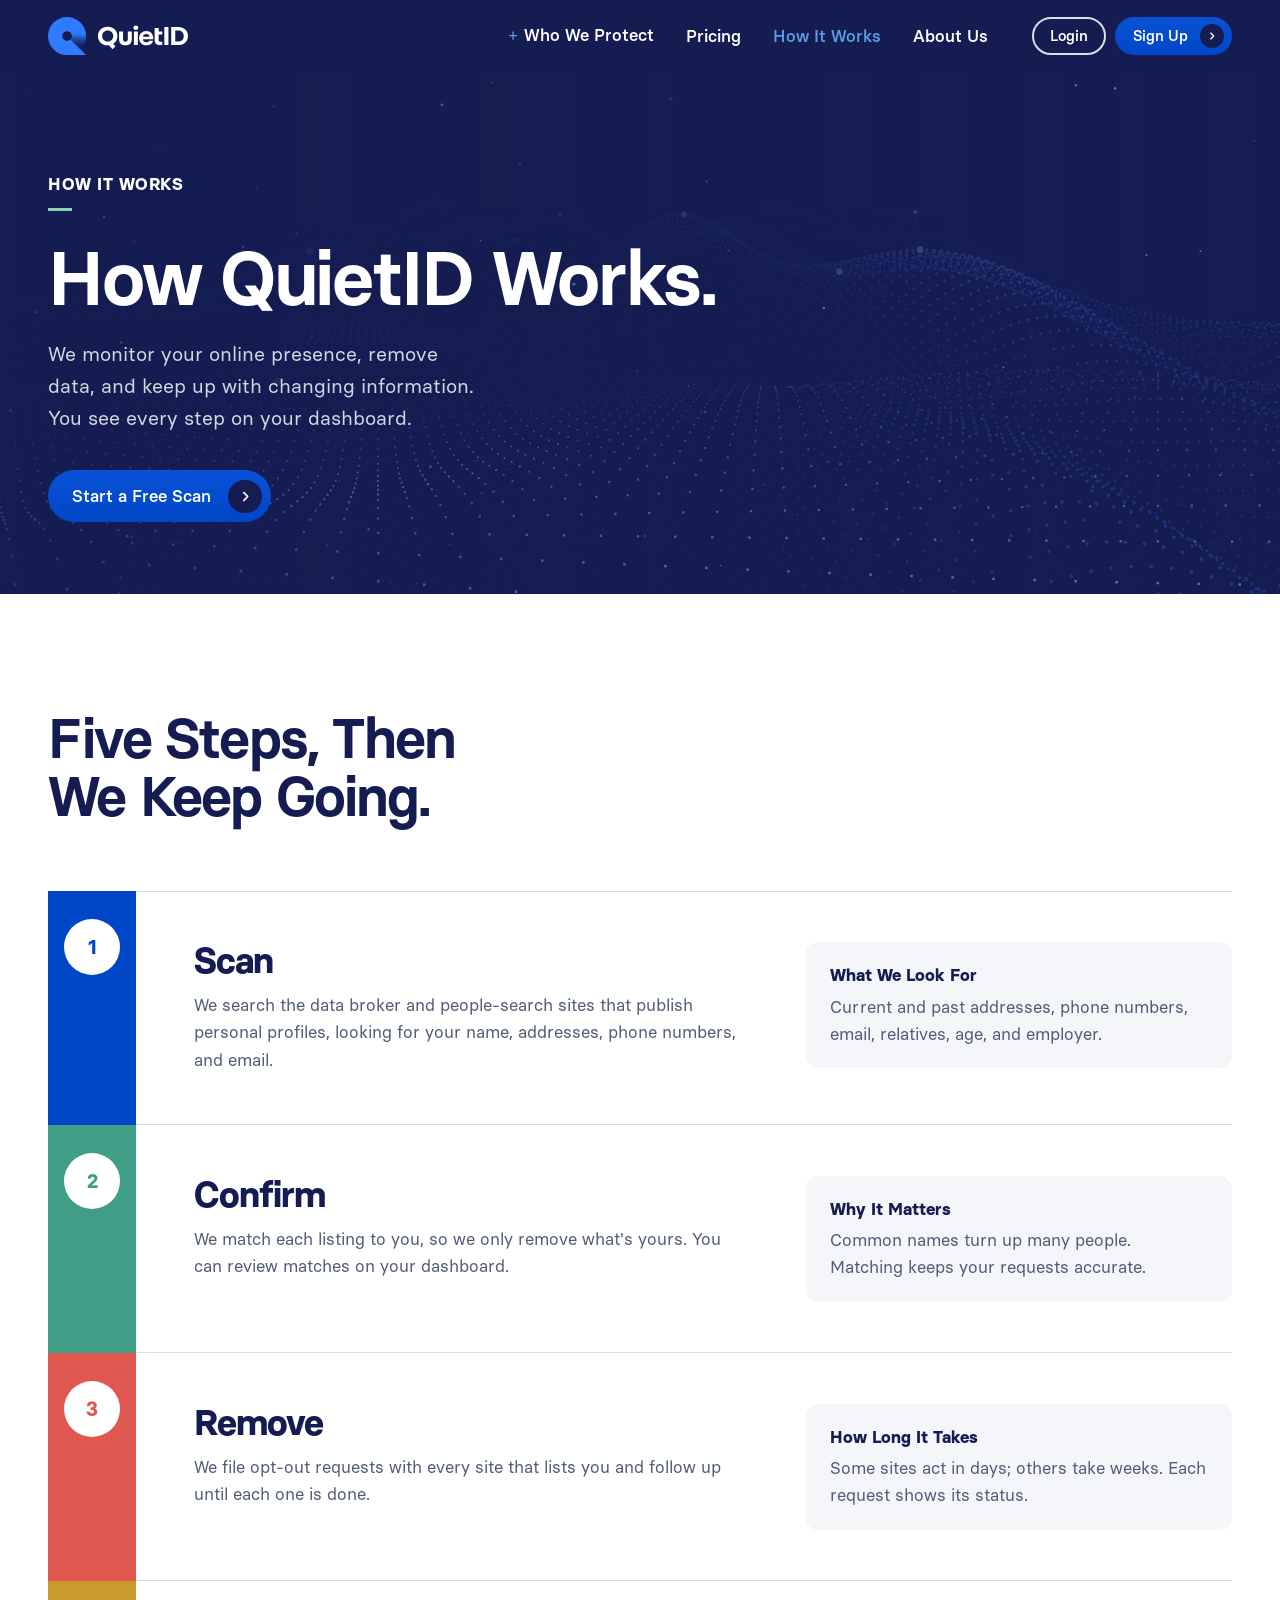
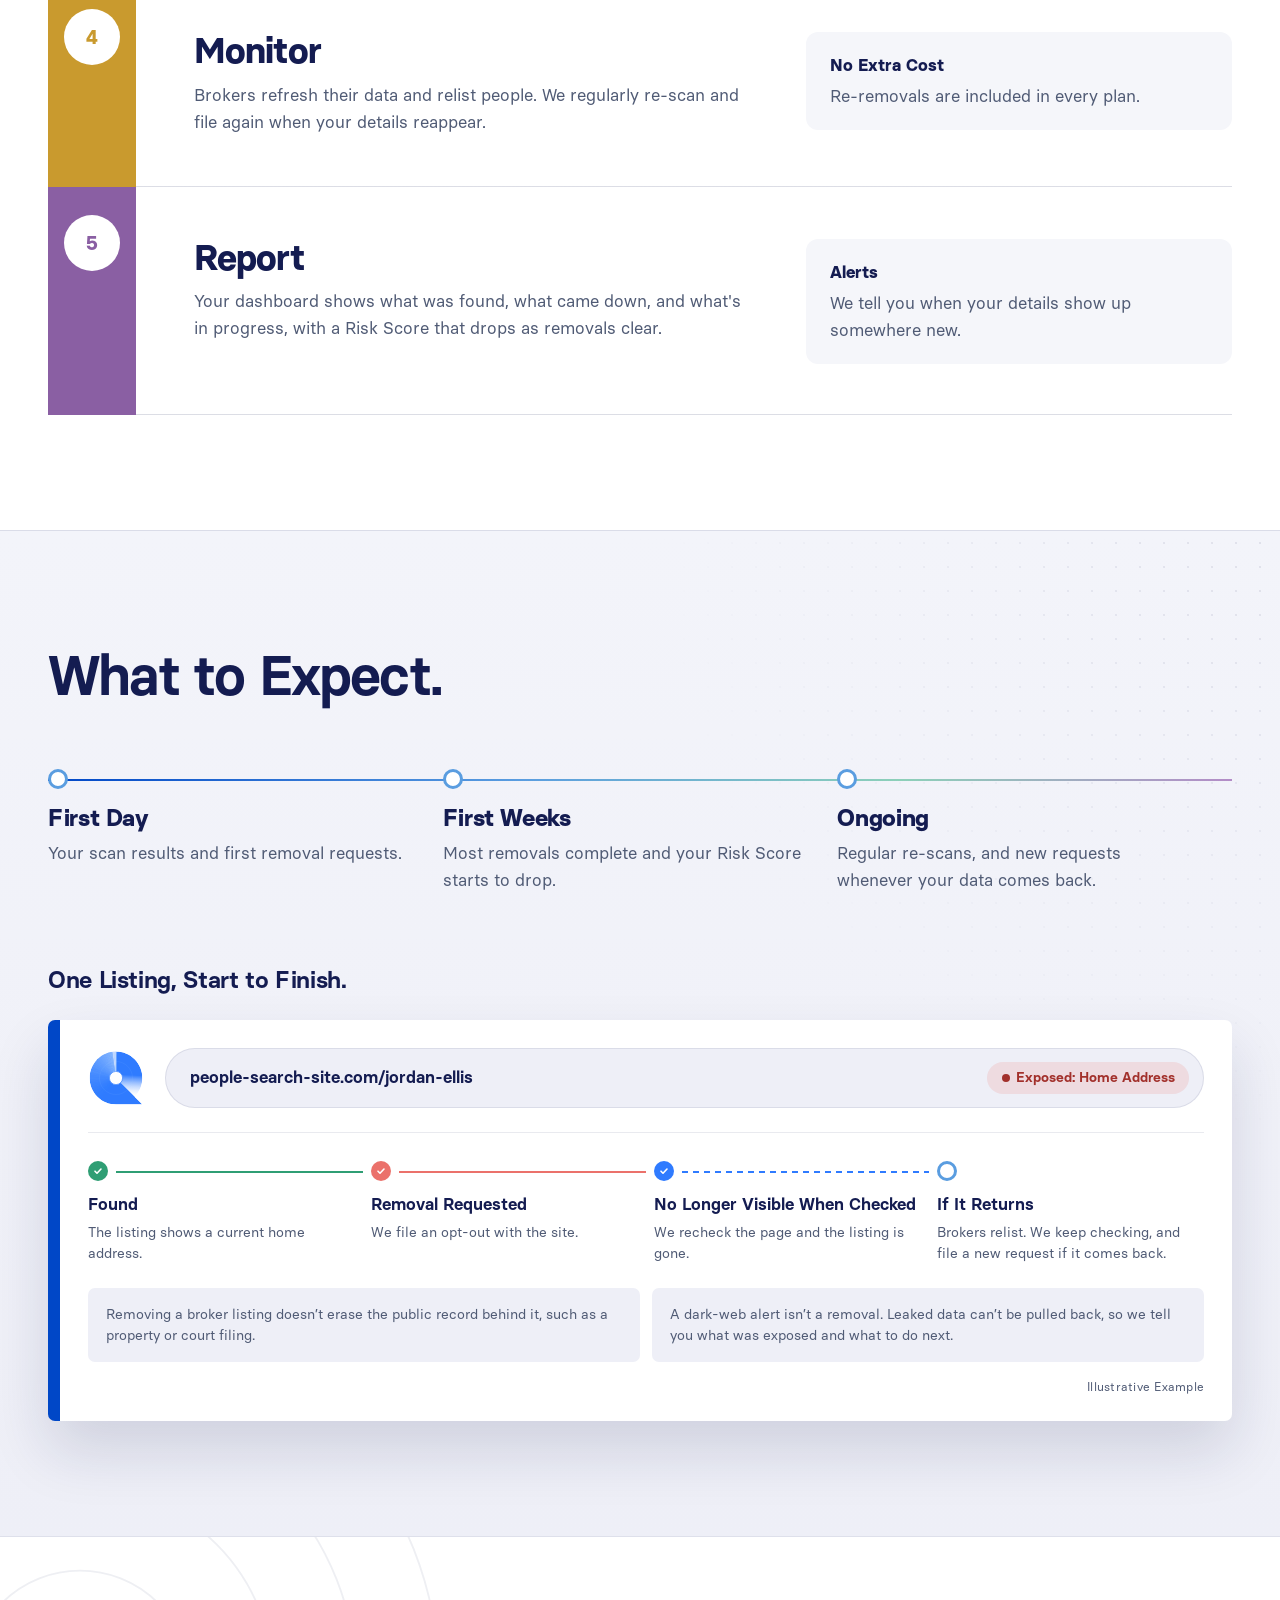
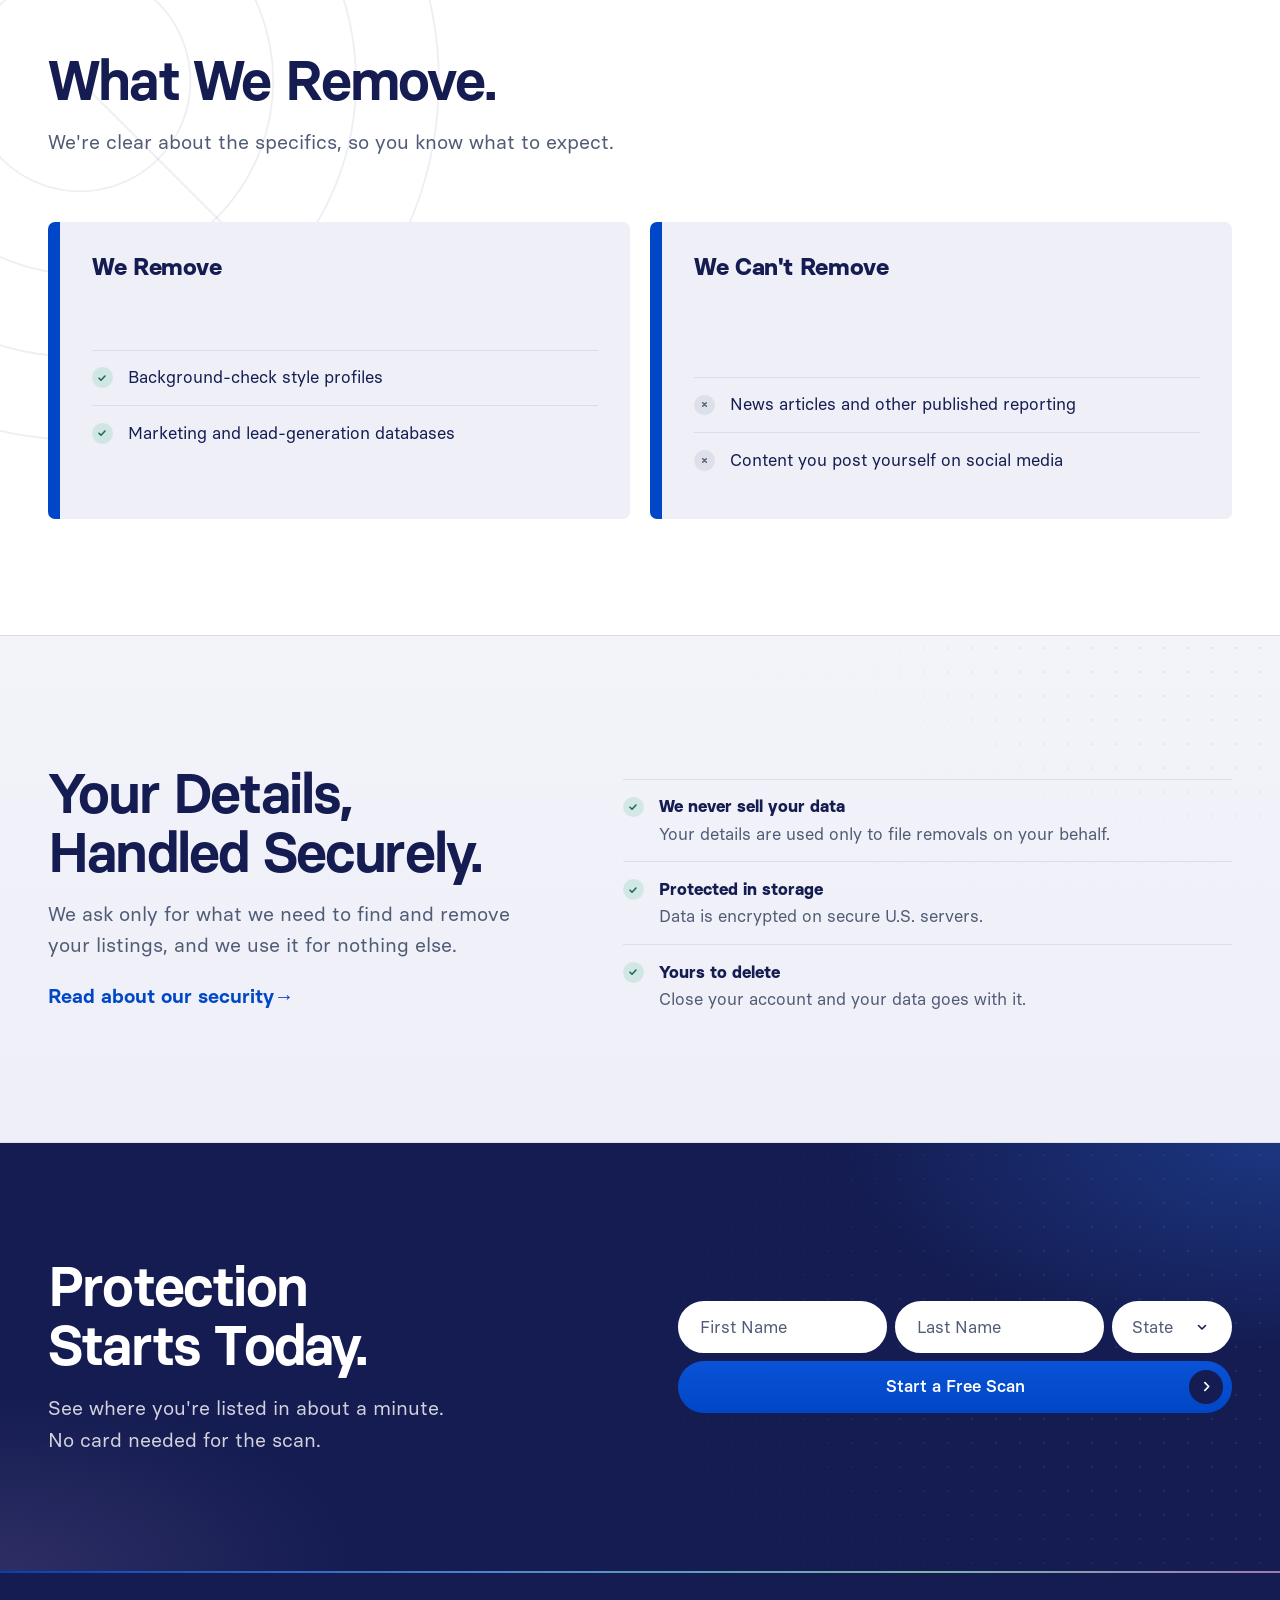
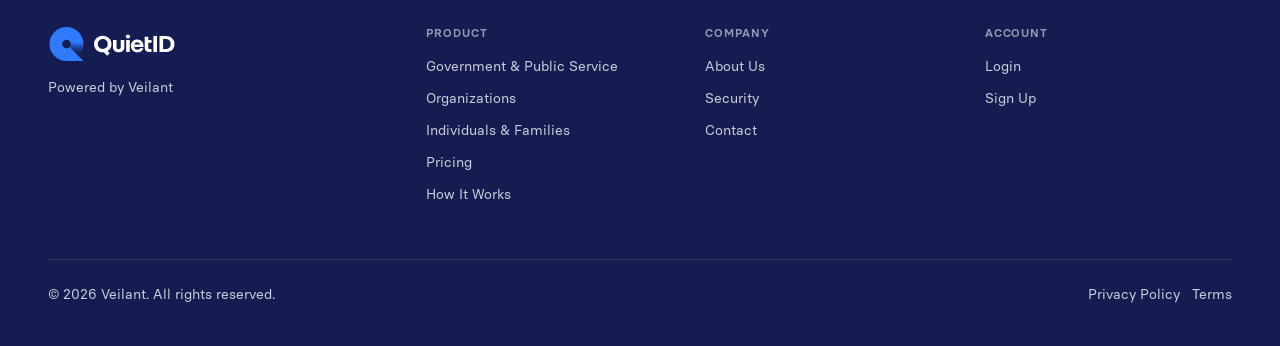
<file: how-it-works.html>
<!doctype html>
<html lang="en">
<head>
  <meta charset="utf-8">
  <script>document.documentElement.classList.add("qid-js")</script>
  <meta name="viewport" content="width=device-width, initial-scale=1">
  <title>How QuietID works</title>
  <meta name="description" content="How QuietID finds your personal information on data broker and people-search sites, removes it, and keeps it from coming back. 100% U.S.-based data, personnel, and ownership, built by Veilant.">
  <link rel="icon" href="assets/img/favicon.ico" sizes="any">
  <link rel="icon" href="assets/img/favicon.svg" type="image/svg+xml">
  <link rel="apple-touch-icon" href="assets/img/apple-touch-icon.png">
  <link rel="manifest" href="site.webmanifest">
  <link rel="stylesheet" href="assets/css/quietid.css">
</head>
<body>
<a class="qid-skip" href="#main">Skip to content</a>
<svg xmlns="http://www.w3.org/2000/svg" style="display:none"><symbol id="i-home" viewBox="0 0 24 24" fill="none" stroke="currentColor" stroke-width="1.75" stroke-linecap="round" stroke-linejoin="round"><path d="M3.5 10.5 12 4l8.5 6.5"/><path d="M5.5 9v10.5h4.5v-5.5h4v5.5h4.5V9"/></symbol><symbol id="i-phone" viewBox="0 0 24 24" fill="none" stroke="currentColor" stroke-width="1.75" stroke-linecap="round" stroke-linejoin="round"><rect x="6.5" y="2.75" width="11" height="18.5" rx="2.25"/><path d="M10.5 17.75h3"/></symbol><symbol id="i-people" viewBox="0 0 24 24" fill="none" stroke="currentColor" stroke-width="1.75" stroke-linecap="round" stroke-linejoin="round"><circle cx="9" cy="8.5" r="3.25"/><path d="M3.25 19.5c.6-3.3 2.9-5 5.75-5s5.15 1.7 5.75 5"/><circle cx="16.75" cy="9.5" r="2.5"/><path d="M15.5 14.6c2.6-.3 4.6 1.2 5.25 4.4"/></symbol><symbol id="i-cake" viewBox="0 0 24 24" fill="none" stroke="currentColor" stroke-width="1.75" stroke-linecap="round" stroke-linejoin="round"><rect x="4" y="11" width="16" height="9" rx="1.5"/><path d="M4 15c2 1.3 4 1.3 6 0s4-1.3 6 0 3 1 4 .5"/><path d="M12 11V8"/><path d="M12 4.5c.9.9.9 2 0 2.9-.9-.9-.9-2 0-2.9Z"/></symbol><symbol id="i-brief" viewBox="0 0 24 24" fill="none" stroke="currentColor" stroke-width="1.75" stroke-linecap="round" stroke-linejoin="round"><rect x="3.5" y="7.5" width="17" height="12" rx="1.75"/><path d="M9 7.5V5.75c0-.7.55-1.25 1.25-1.25h3.5c.7 0 1.25.55 1.25 1.25V7.5"/><path d="M3.5 12.5h17"/></symbol><symbol id="i-find" viewBox="0 0 24 24" fill="none" stroke="currentColor" stroke-width="1.75" stroke-linecap="round" stroke-linejoin="round"><circle cx="10.5" cy="10.5" r="6.25"/><path d="m15.25 15.25 5 5"/><path d="M10.5 7.25a3.25 3.25 0 0 1 3.25 3.25"/></symbol><symbol id="i-remove" viewBox="0 0 24 24" fill="none" stroke="currentColor" stroke-width="1.75" stroke-linecap="round" stroke-linejoin="round"><rect x="4" y="3.75" width="13" height="16.5" rx="1.75"/><path d="M7.5 8.5h6M7.5 12h3"/><circle cx="17.5" cy="17.5" r="3.75" fill="var(--qid-icon-bg, #fff)"/><path d="m16 16 3 3m0-3-3 3"/></symbol><symbol id="i-monitor" viewBox="0 0 24 24" fill="none" stroke="currentColor" stroke-width="1.75" stroke-linecap="round" stroke-linejoin="round"><path d="M2.75 12S6 5.75 12 5.75 21.25 12 21.25 12 18 18.25 12 18.25 2.75 12 2.75 12Z"/><circle cx="12" cy="12" r="3"/></symbol><symbol id="i-report" viewBox="0 0 24 24" fill="none" stroke="currentColor" stroke-width="1.75" stroke-linecap="round" stroke-linejoin="round"><path d="M4 4v16h16"/><path d="M8 9.5l3.5 3 3-2.5 4.5 5"/><path d="M15.5 15h3.5v-3.5"/></symbol><symbol id="i-exec" viewBox="0 0 24 24" fill="none" stroke="currentColor" stroke-width="1.75" stroke-linecap="round" stroke-linejoin="round"><circle cx="12" cy="7.5" r="3.5"/><path d="M5 20c.8-4 3.6-6 7-6s6.2 2 7 6"/><path d="m12 14 1 2.5-1 3.5-1-3.5z"/></symbol><symbol id="i-shield" viewBox="0 0 24 24" fill="none" stroke="currentColor" stroke-width="1.75" stroke-linecap="round" stroke-linejoin="round"><path d="M12 3.25 19 6v5.25c0 4.4-2.9 8-7 9.5-4.1-1.5-7-5.1-7-9.5V6z"/><path d="m9 12 2.25 2.25L15.25 10"/></symbol><symbol id="i-family" viewBox="0 0 24 24" fill="none" stroke="currentColor" stroke-width="1.75" stroke-linecap="round" stroke-linejoin="round"><circle cx="7.5" cy="8" r="2.5"/><circle cx="16.5" cy="8" r="2.5"/><circle cx="12" cy="13" r="2"/><path d="M3.5 19c.4-2.8 1.9-4.5 4-4.5M20.5 19c-.4-2.8-1.9-4.5-4-4.5M8.75 20c.4-1.9 1.6-3 3.25-3s2.85 1.1 3.25 3"/></symbol><symbol id="i-radar" viewBox="0 0 24 24" fill="none" stroke="currentColor" stroke-width="1.75" stroke-linecap="round" stroke-linejoin="round"><circle cx="12" cy="12" r="8.25"/><circle cx="12" cy="12" r="4"/><path d="M12 12 17.8 6.2"/><circle cx="15.5" cy="14.5" r=".9" fill="currentColor"/></symbol><symbol id="i-lock" viewBox="0 0 24 24" fill="none" stroke="currentColor" stroke-width="1.75" stroke-linecap="round" stroke-linejoin="round"><rect x="5" y="10.5" width="14" height="10" rx="1.75"/><path d="M8.5 10.5V7.75a3.5 3.5 0 0 1 7 0v2.75"/><path d="M12 14.5v2.5"/></symbol><symbol id="i-building" viewBox="0 0 24 24" fill="none" stroke="currentColor" stroke-width="1.75" stroke-linecap="round" stroke-linejoin="round"><path d="M4.5 20.5V5.25c0-.7.55-1.25 1.25-1.25h7.5c.7 0 1.25.55 1.25 1.25V20.5"/><path d="M14.5 9.5h3.75c.7 0 1.25.55 1.25 1.25v9.75"/><path d="M3 20.5h18M8 8h3M8 11.5h3M8 15h3"/></symbol><symbol id="i-flag" viewBox="0 0 24 24" fill="none" stroke="currentColor" stroke-width="1.75" stroke-linecap="round" stroke-linejoin="round"><path d="M5 21V4"/><path d="M5 4.5h11.5l-2 4 2 4H5"/></symbol><symbol id="i-capitol" viewBox="0 0 24 24" fill="none" stroke="currentColor" stroke-width="1.75" stroke-linecap="round" stroke-linejoin="round"><path d="M3.5 20.5h17M5 20.5v-7M9.5 20.5v-7M14.5 20.5v-7M19 20.5v-7M4 13.5h16"/><path d="M6 13.5a6 5 0 0 1 12 0"/><path d="M12 8.5V4.5M12 4.5h2.5"/></symbol><symbol id="i-analyst" viewBox="0 0 24 24" fill="none" stroke="currentColor" stroke-width="1.75" stroke-linecap="round" stroke-linejoin="round"><circle cx="9" cy="8" r="3.25"/><path d="M3.5 19.5c.6-3.3 2.8-5 5.5-5 1.4 0 2.6.4 3.6 1.2"/><circle cx="17" cy="16" r="3"/><path d="m19.2 18.2 2.3 2.3"/></symbol><symbol id="i-bell" viewBox="0 0 24 24" fill="none" stroke="currentColor" stroke-width="1.75" stroke-linecap="round" stroke-linejoin="round"><path d="M6 16.5V11a6 6 0 0 1 12 0v5.5l1.5 2h-15z"/><path d="M10 20.5a2 2 0 0 0 4 0"/></symbol><symbol id="i-users" viewBox="0 0 24 24" fill="none" stroke="currentColor" stroke-width="1.75" stroke-linecap="round" stroke-linejoin="round"><rect x="3.5" y="4" width="17" height="16" rx="1.75"/><path d="M3.5 8.5h17"/><path d="M7 12.5h4M7 16h7"/><circle cx="16.5" cy="14" r="1.6"/></symbol><symbol id="i-mail" viewBox="0 0 24 24" fill="none" stroke="currentColor" stroke-width="1.75" stroke-linecap="round" stroke-linejoin="round"><rect x="3.25" y="5.5" width="17.5" height="13" rx="1.75"/><path d="m3.75 7 8.25 6 8.25-6"/></symbol><symbol id="i-chat" viewBox="0 0 24 24" fill="none" stroke="currentColor" stroke-width="1.75" stroke-linecap="round" stroke-linejoin="round"><path d="M4 5.75C4 5.05 4.55 4.5 5.25 4.5h13.5c.7 0 1.25.55 1.25 1.25v9.5c0 .7-.55 1.25-1.25 1.25H10l-4.5 3.5V16.5H5.25C4.55 16.5 4 15.95 4 15.25z"/><path d="M8.5 9.5h7M8.5 12.5h4.5"/></symbol><symbol id="i-key" viewBox="0 0 24 24" fill="none" stroke="currentColor" stroke-width="1.75" stroke-linecap="round" stroke-linejoin="round"><circle cx="8" cy="15" r="4"/><path d="m10.9 12.1 8.6-8.6M16.5 6.5l2.5 2.5M14 9l2 2"/></symbol></svg>

<header class="qid-header" data-menu="closed" data-feedback="how-header">
  <div class="qid-wrap qid-header__bar">
    <a class="qid-header__logo" href="index.html" aria-label="QuietID home">
      <img src="assets/img/QuietID_Logo_BlueWhite_Web.svg" alt="QuietID" width="136" height="37">
    </a>
    <button class="qid-menu-toggle" type="button" aria-expanded="false" aria-controls="qid-nav">
      <span></span><span></span><span></span><span class="qid-visually-hidden">Menu</span>
    </button>
    <nav class="qid-nav" id="qid-nav" aria-label="Main">
      <div class="qid-nav__group" data-open="false">
        <button class="qid-nav__parent" type="button" aria-expanded="false" aria-controls="qid-plans-menu">Who We Protect</button>
        <ul class="qid-nav__menu" id="qid-plans-menu">
          <li><a href="government.html">Government &amp; Public Service</a></li>
          <li><a href="plans-enterprise.html">Organizations</a></li>
          <li><a href="plans-individuals.html">Individuals &amp; Families</a></li>
        </ul>
      </div>
      <a href="pricing.html">Pricing</a>
      <a href="how-it-works.html" aria-current="page">How It Works</a>
      <a href="about.html">About Us</a>
    </nav>
    <div class="qid-header__actions">
      <a class="qid-btn qid-btn--ghost" href="login.html">Login</a>
      <a class="qid-btn qid-btn--primary" href="pricing.html">Sign Up</a>
    </div>
  </div>
</header>

<main id="main">

  <!-- HOW-1 HERO -->
  <section class="qid-page-hero qid-page-hero--short qid-page-hero--field" aria-labelledby="page-title" data-feedback="how-hero">
    <div class="qid-wrap qid-page-hero__grid qid-page-hero__grid--single">
      <div>
        <p class="qid-eyebrow">How It Works</p>
        <h1 id="page-title">How QuietID Works.</h1>
        <p class="qid-page-hero__lede">We monitor your online presence, remove data, and keep up with changing information. You see every step on your&nbsp;dashboard.</p>
        <div class="qid-page-hero__actions">
          <a class="qid-btn qid-btn--primary" href="signup.html">Start a Free Scan</a>
        </div>
      </div>
    </div>
  </section>

  <!-- HOW-2 PROCESS -->
  <section class="qid-section" aria-labelledby="process-title" data-feedback="how-process">
    <div class="qid-wrap">
      <div class="qid-section__head">
        <h2 id="process-title">Five Steps, Then We Keep Going.</h2>
      </div>
      <ol class="qid-process">
        <li>
          <div><h3>Scan</h3>
          <p>We search the data broker and people-search sites that publish personal profiles, looking for your name, addresses, phone numbers, and email.</p></div>
          <p class="qid-process__aside"><strong>What We Look For</strong>Current and past addresses, phone numbers, email, relatives, age, and employer.</p>
        </li>
        <li>
          <div><h3>Confirm</h3>
          <p>We match each listing to you, so we only remove what's yours. You can review matches on your dashboard.</p></div>
          <p class="qid-process__aside"><strong>Why It Matters</strong>Common names turn up many people. Matching keeps your requests accurate.</p>
        </li>
        <li>
          <div><h3>Remove</h3>
          <p>We file opt-out requests with every site that lists you and follow up until each one is done.</p></div>
          <p class="qid-process__aside"><strong>How Long It Takes</strong>Some sites act in days; others take weeks. Each request shows its status.</p>
        </li>
        <li>
          <div><h3>Monitor</h3>
          <p>Brokers refresh their data and relist people. We regularly re-scan and file again when your details reappear.</p></div>
          <p class="qid-process__aside"><strong>No Extra Cost</strong>Re-removals are included in every plan.</p>
        </li>
        <li>
          <div><h3>Report</h3>
          <p>Your dashboard shows what was found, what came down, and what's in progress, with a Risk Score that drops as removals clear.</p></div>
          <p class="qid-process__aside"><strong>Alerts</strong>We tell you when your details show up somewhere new.</p>
        </li>
      </ol>
    </div>
  </section>

  <!-- HOW-3 TIMELINE -->
  <section class="qid-section qid-section--gray" aria-labelledby="expect-title" data-feedback="how-expect">
    <div class="qid-wrap">
      <div class="qid-section__head">
        <h2 id="expect-title">What to Expect.</h2>
      </div>
      <ol class="qid-timeline">
        <li><h3>First Day</h3><p>Your scan results and first removal requests.</p></li>
        <li><h3>First Weeks</h3><p>Most removals complete and your Risk Score starts to drop.</p></li>
        <li><h3>Ongoing</h3><p>Regular re-scans, and new requests whenever your data comes back.</p></li>
      </ol>
      <h3 class="qid-track-title" id="how-track-title">One Listing, Start to Finish.</h3>
      <figure class="qid-track qid-track--play qid-track--static" aria-labelledby="how-track-title">
        <div class="qid-track__head">
          <svg class="qid-exposure__radar qid-track__radar" xmlns="http://www.w3.org/2000/svg" viewBox="0 0 104.85 104.85" aria-hidden="true" focusable="false">
  <style>
    .qr-sweep { transform-box: fill-box; transform-origin: center; animation: qr-spin 3.2s linear infinite; }
    .qr-blip { opacity: 0; transform-box: fill-box; transform-origin: center; animation: qr-blip 3.2s ease-out infinite; }
    .qr-ping { transform-box: fill-box; transform-origin: center; animation: qr-ping 3.2s ease-out infinite; }
    .qr-ping--2 { animation-delay: 1.60s; }
    @keyframes qr-spin { to { transform: rotate(360deg); } }
    @keyframes qr-blip { 0% { opacity: 1; transform: scale(1.5); } 12% { opacity: 1; transform: scale(1); } 70%, 100% { opacity: 0; transform: scale(1); } }
    @keyframes qr-ping { 0% { transform: scale(1); opacity: .55; } 100% { transform: scale(4.6); opacity: 0; } }
    @media (prefers-reduced-motion: reduce) { .qr-sweep, .qr-blip, .qr-ping { animation: none; } .qr-blip { opacity: 1; } .qr-ping { opacity: 0; } }
  </style>
  <defs><linearGradient id="qr-grad" x1="43.7574978" y1="31.3199272" x2="42.1474878" y2="64.3251322" gradientUnits="userSpaceOnUse">
      <stop offset=".0622233" stop-color="#2f7bff"/>
      <stop offset=".1995101" stop-color="#2f7bff" stop-opacity=".7674224"/>
      <stop offset=".3844344" stop-color="#2f7bff" stop-opacity=".4945914"/>
      <stop offset=".5622531" stop-color="#2f7bff" stop-opacity=".2796717"/>
      <stop offset=".7286882" stop-color="#2f7bff" stop-opacity=".1256619"/>
      <stop offset=".879256" stop-color="#2f7bff" stop-opacity=".0324481"/>
      <stop offset="1" stop-color="#2f7bff" stop-opacity="0"/>
    </linearGradient><clipPath id="qr-clip"><path d="M65.5932587,11.2540327C50.5878818-3.7513442,26.2593558-3.7513442,11.2540327,11.2540327l20.3231571,20.3231571c1.7521636-1.7521636,4.1727421-2.8359122,6.8464559-2.8359122,5.3474275,0,9.6823681,4.3349406,9.6823681,9.6823681,0,2.6737138-1.0838025,5.0942384-2.8359661,6.846402l20.323211,20.323211c15.005377-15.005377,15.005377-39.333849,0-54.339226Z"/><path d="M45.2700477,45.2700477c-1.7521636,1.7521636-4.1726882,2.8359122-6.846402,2.8359122-5.3474275,0-9.6823681-4.3349406-9.6823681-9.6823142,0-2.6737138,1.0837486-5.0942923,2.8359122-6.8464559L11.2540327,11.2540327c-15.005377,15.005377-15.005377,39.333849,0,54.339226,7.5026885,7.5026885,17.3361507,11.2540058,27.169613,11.2540058h38.4235649l-31.5771629-31.5772168Z"/></clipPath></defs>
  <g transform="translate(14 14)">
  <circle class="qr-ping" cx="38.4236323" cy="38.4236323" r="9.6823681" fill="none" stroke="#2f7bff" stroke-width=".7"/>
  <circle class="qr-ping qr-ping--2" cx="38.4236323" cy="38.4236323" r="9.6823681" fill="none" stroke="#2f7bff" stroke-width=".7"/>
  <g clip-path="url(#qr-clip)">
    <line x1="8" y1="8" x2="34" y2="34" stroke="#2f7bff" stroke-width="3"/>
    <path d="M65.5932587,11.2540327C50.5878818-3.7513442,26.2593558-3.7513442,11.2540327,11.2540327l20.3231571,20.3231571c1.7521636-1.7521636,4.1727421-2.8359122,6.8464559-2.8359122,5.3474275,0,9.6823681,4.3349406,9.6823681,9.6823681,0,2.6737138-1.0838025,5.0942384-2.8359661,6.846402l20.323211,20.323211c15.005377-15.005377,15.005377-39.333849,0-54.339226Z" fill="url(#qr-grad)"/>
    <path d="M45.2700477,45.2700477c-1.7521636,1.7521636-4.1726882,2.8359122-6.846402,2.8359122-5.3474275,0-9.6823681-4.3349406-9.6823681-9.6823142,0-2.6737138,1.0837486-5.0942923,2.8359122-6.8464559L11.2540327,11.2540327c-15.005377,15.005377-15.005377,39.333849,0,54.339226,7.5026885,7.5026885,17.3361507,11.2540058,27.169613,11.2540058h38.4235649l-31.5771629-31.5772168Z" fill="#2f7bff"/>
    <circle cx="38.4236323" cy="38.4236323" r="24.05" fill="none" stroke="#a9cfff" stroke-opacity=".3" stroke-width=".35"/>
    <g class="qr-sweep"><circle cx="38.4236323" cy="38.4236323" r="61.48" fill="none"/><path d="M38.4236323 38.4236323L33.96 -22.89L38.85 -23.05Z" fill="#ffffff" fill-opacity="0.750"/><path d="M38.4236323 38.4236323L29.51 -22.41L34.38 -22.92Z" fill="#ffffff" fill-opacity="0.713"/><path d="M38.4236323 38.4236323L25.12 -21.60L29.94 -22.47Z" fill="#a9cfff" fill-opacity="0.677"/><path d="M38.4236323 38.4236323L20.79 -20.47L25.54 -21.69Z" fill="#a9cfff" fill-opacity="0.641"/><path d="M38.4236323 38.4236323L16.56 -19.03L21.20 -20.59Z" fill="#a9cfff" fill-opacity="0.607"/><path d="M38.4236323 38.4236323L12.44 -17.29L16.96 -19.19Z" fill="#a9cfff" fill-opacity="0.573"/><path d="M38.4236323 38.4236323L8.46 -15.26L12.83 -17.47Z" fill="#a9cfff" fill-opacity="0.540"/><path d="M38.4236323 38.4236323L4.64 -12.94L8.84 -15.47Z" fill="#a9cfff" fill-opacity="0.508"/><path d="M38.4236323 38.4236323L1.00 -10.35L5.00 -13.17Z" fill="#a9cfff" fill-opacity="0.477"/><path d="M38.4236323 38.4236323L-2.45 -7.50L1.34 -10.61Z" fill="#a9cfff" fill-opacity="0.447"/><path d="M38.4236323 38.4236323L-5.68 -4.41L-2.12 -7.79Z" fill="#a9cfff" fill-opacity="0.418"/><path d="M38.4236323 38.4236323L-8.67 -1.09L-5.38 -4.72Z" fill="#a9cfff" fill-opacity="0.389"/><path d="M38.4236323 38.4236323L-11.42 2.43L-8.39 -1.42Z" fill="#a9cfff" fill-opacity="0.361"/><path d="M38.4236323 38.4236323L-13.90 6.15L-11.17 2.09Z" fill="#a9cfff" fill-opacity="0.335"/><path d="M38.4236323 38.4236323L-16.11 10.04L-13.67 5.78Z" fill="#a9cfff" fill-opacity="0.309"/><path d="M38.4236323 38.4236323L-18.03 14.07L-15.91 9.66Z" fill="#a9cfff" fill-opacity="0.284"/><path d="M38.4236323 38.4236323L-19.65 18.24L-17.85 13.68Z" fill="#a9cfff" fill-opacity="0.260"/><path d="M38.4236323 38.4236323L-20.96 22.51L-19.50 17.83Z" fill="#a9cfff" fill-opacity="0.237"/><path d="M38.4236323 38.4236323L-21.96 26.87L-20.85 22.10Z" fill="#a9cfff" fill-opacity="0.215"/><path d="M38.4236323 38.4236323L-22.64 31.29L-21.88 26.45Z" fill="#a9cfff" fill-opacity="0.194"/><path d="M38.4236323 38.4236323L-23.00 35.74L-22.59 30.86Z" fill="#a9cfff" fill-opacity="0.174"/><path d="M38.4236323 38.4236323L-23.03 40.21L-22.98 35.31Z" fill="#a9cfff" fill-opacity="0.155"/><path d="M38.4236323 38.4236323L-22.74 44.67L-23.04 39.78Z" fill="#a9cfff" fill-opacity="0.137"/><path d="M38.4236323 38.4236323L-22.12 49.10L-22.78 44.24Z" fill="#a9cfff" fill-opacity="0.120"/><path d="M38.4236323 38.4236323L-21.18 53.47L-22.19 48.68Z" fill="#a9cfff" fill-opacity="0.104"/><path d="M38.4236323 38.4236323L-19.93 57.76L-21.29 53.05Z" fill="#a9cfff" fill-opacity="0.089"/><path d="M38.4236323 38.4236323L-18.37 61.95L-20.07 57.35Z" fill="#a9cfff" fill-opacity="0.075"/><path d="M38.4236323 38.4236323L-16.51 66.01L-18.54 61.55Z" fill="#a9cfff" fill-opacity="0.062"/><path d="M38.4236323 38.4236323L-14.37 69.93L-16.71 65.63Z" fill="#a9cfff" fill-opacity="0.050"/><path d="M38.4236323 38.4236323L-11.94 73.69L-14.58 69.56Z" fill="#a9cfff" fill-opacity="0.039"/><path d="M38.4236323 38.4236323L-9.24 77.25L-12.18 73.33Z" fill="#a9cfff" fill-opacity="0.030"/><path d="M38.4236323 38.4236323L-6.29 80.61L-9.51 76.92Z" fill="#a9cfff" fill-opacity="0.021"/><path d="M38.4236323 38.4236323L-3.11 83.75L-6.59 80.30Z" fill="#a9cfff" fill-opacity="0.014"/><path d="M38.4236323 38.4236323L0.29 86.65L-3.43 83.46Z" fill="#a9cfff" fill-opacity="0.009"/><path d="M38.4236323 38.4236323L3.90 89.29L-0.04 86.38Z" fill="#a9cfff" fill-opacity="0.004"/><path d="M38.4236323 38.4236323L7.68 91.66L3.54 89.05Z" fill="#a9cfff" fill-opacity="0.001"/><line x1="38.4236323" y1="38.4236323" x2="38.42" y2="-23.05" stroke="#a9cfff" stroke-width="1.1"/></g>
    <g class="qr-blip" style="animation-delay:0.44s"><circle cx="56.81" cy="23.00" r="1.9" fill="#a9cfff"/><circle cx="56.81" cy="23.00" r="4" fill="none" stroke="#a9cfff" stroke-width=".6"/></g><g class="qr-blip" style="animation-delay:1.02s"><circle cx="65.61" cy="51.10" r="1.9" fill="#a9cfff"/><circle cx="65.61" cy="51.10" r="4" fill="none" stroke="#a9cfff" stroke-width=".6"/></g><g class="qr-blip" style="animation-delay:1.64s"><circle cx="36.85" cy="56.36" r="1.9" fill="#a9cfff"/><circle cx="36.85" cy="56.36" r="4" fill="none" stroke="#a9cfff" stroke-width=".6"/></g><g class="qr-blip" style="animation-delay:2.13s"><circle cx="15.04" cy="51.92" r="1.9" fill="#a9cfff"/><circle cx="15.04" cy="51.92" r="4" fill="none" stroke="#a9cfff" stroke-width=".6"/></g><g class="qr-blip" style="animation-delay:2.62s"><circle cx="9.42" cy="24.90" r="1.9" fill="#a9cfff"/><circle cx="9.42" cy="24.90" r="4" fill="none" stroke="#a9cfff" stroke-width=".6"/></g><g class="qr-blip" style="animation-delay:3.02s"><circle cx="31.24" cy="18.69" r="1.9" fill="#a9cfff"/><circle cx="31.24" cy="18.69" r="4" fill="none" stroke="#a9cfff" stroke-width=".6"/></g>
  </g>
  </g>
</svg>
          <div class="qid-track__callout">
            <span class="qid-track__site"><span class="qid-nowrap">people-search-site.com/</span><wbr><span class="qid-nowrap">jordan-ellis</span></span>
            <span class="qid-chip qid-chip--exposed qid-track__alert" role="status">Exposed: Home Address</span>
          </div>
        </div>
        <ol class="qid-track__steps">
          <li class="is-done"><strong>Found</strong><span>The listing shows a current home address.</span></li>
          <li class="is-done"><strong>Removal Requested</strong><span>We file an opt-out with the site.</span></li>
          <li class="is-done"><strong>No Longer Visible When Checked</strong><span>We recheck the page and the listing is gone.</span></li>
          <li class="is-watch"><strong>If It Returns</strong><span>Brokers relist. We keep checking, and file a new request if it comes back.</span></li>
        </ol>
        <ul class="qid-track__notes">
          <li>Removing a broker listing doesn&rsquo;t erase the public record behind it, such as a property or court filing.</li>
          <li>A dark-web alert isn&rsquo;t a removal. Leaked data can&rsquo;t be pulled back, so we tell you what was exposed and what to do next.</li>
        </ul>
        <p class="qid-track__tag qid-track__tag--foot">Illustrative Example</p>
      </figure>
    </div>
  </section>

  <!-- HOW-4 LIMITS -->
  <section class="qid-section" aria-labelledby="limits-title" data-feedback="how-limits">
    <div class="qid-wrap">
      <div class="qid-section__head">
        <h2 id="limits-title">What We Remove.</h2>
        <p>We're clear about the specifics, so you know what to expect.</p>
      </div>
      <div class="qid-limits">
        <div>
          <h3>We Remove</h3>
          <ul class="qid-checks">
            <li>Listings on data broker and people-search sites</li>
            <li>Background-check style profiles</li>
            <li>Marketing and lead-generation databases</li>
          </ul>
        </div>
        <div>
          <h3>We Can't Remove</h3>
          <ul class="qid-checks qid-checks--x">
            <li>Government records at the source, such as property and court records</li>
            <li>News articles and other published reporting</li>
            <li>Content you post yourself on social media</li>
          </ul>
        </div>
      </div>
    </div>
  </section>

  <!-- HOW-5 YOUR DATA -->
  <section class="qid-section qid-section--gray" aria-labelledby="data-title" data-feedback="how-data">
    <div class="qid-wrap qid-split">
      <div class="qid-split__copy">
        <h2 id="data-title">Your Details, Handled Securely.</h2>
        <p>We ask only for what we need to find and remove your listings, and we use it for nothing else.</p>
        <p class="qid-steps__more"><a href="about.html#security">Read about our security</a></p>
      </div>
      <ul class="qid-checks">
        <li><strong>We never sell your data</strong><span>Your details are used only to file removals on your behalf.</span></li>
        <li><strong>Protected in storage</strong><span>Data is encrypted on secure U.S. servers.</span></li>
        <li><strong>Yours to delete</strong><span>Close your account and your data goes with it.</span></li>
      </ul>
    </div>
  </section>

    <section class="qid-section qid-close" aria-labelledby="close-title" data-feedback="how-closing-cta">
    <div class="qid-wrap qid-close__grid">
      <div>
        <h2 id="close-title">Protection Starts Today.</h2>
        <p class="qid-close__sub">See where you're listed in about a minute.<br>No card needed for the scan.</p>
      </div>
      <form class="qid-scan" action="signup.html" method="get">
          <div class="qid-scan__fields">
            <label><span class="qid-visually-hidden">First Name</span><input name="first" autocomplete="given-name" placeholder="First Name" required></label>
            <label><span class="qid-visually-hidden">Last Name</span><input name="last" autocomplete="family-name" placeholder="Last Name" required></label>
            <label><span class="qid-visually-hidden">State</span>
              <select name="state" autocomplete="address-level1" required>
                <option value="">State</option>
                <option>AL</option><option>AK</option><option>AZ</option><option>AR</option><option>CA</option><option>CO</option><option>CT</option><option>DC</option><option>DE</option><option>FL</option><option>GA</option><option>HI</option><option>ID</option><option>IL</option><option>IN</option><option>IA</option><option>KS</option><option>KY</option><option>LA</option><option>ME</option><option>MD</option><option>MA</option><option>MI</option><option>MN</option><option>MS</option><option>MO</option><option>MT</option><option>NE</option><option>NV</option><option>NH</option><option>NJ</option><option>NM</option><option>NY</option><option>NC</option><option>ND</option><option>OH</option><option>OK</option><option>OR</option><option>PA</option><option>RI</option><option>SC</option><option>SD</option><option>TN</option><option>TX</option><option>UT</option><option>VT</option><option>VA</option><option>WA</option><option>WV</option><option>WI</option><option>WY</option>
              </select>
            </label>
          </div>
          <button class="qid-btn qid-btn--primary qid-btn--block" type="submit">Start a Free Scan</button>
        </form>
    </div>
  </section>


</main>

<footer class="qid-footer" data-feedback="how-footer">
  <div class="qid-wrap">
    <div class="qid-footer__top">
      <div>
        <img src="assets/img/QuietID_Logo_BlueWhite_Web.svg" alt="QuietID" width="125" height="34" loading="lazy" decoding="async">
        <p class="qid-footer__by">Powered by <a href="https://www.veilant.com">Veilant</a></p>
      </div>
      <div>
        <h2>Product</h2>
        <ul><li><a href="government.html">Government &amp; Public Service</a></li><li><a href="plans-enterprise.html">Organizations</a></li><li><a href="plans-individuals.html">Individuals &amp; Families</a></li><li><a href="pricing.html">Pricing</a></li><li><a href="how-it-works.html">How It Works</a></li></ul>
      </div>
      <div>
        <h2>Company</h2>
        <ul><li><a href="about.html">About Us</a></li><li><a href="about.html#security">Security</a></li><li><a href="about.html#contact">Contact</a></li></ul>
      </div>
      <div>
        <h2>Account</h2>
        <ul><li><a href="login.html">Login</a></li><li><a href="pricing.html">Sign Up</a></li></ul>
      </div>
    </div>
    <div class="qid-footer__legal">
      <p>&copy; 2026 Veilant. All rights reserved.</p>
      <p><a href="privacy.html">Privacy Policy</a> &nbsp; <a href="terms.html">Terms</a></p>
    </div>
  </div>
</footer>

<script src="assets/js/site.js" defer></script>
<script src="assets/js/hero-video.js" defer></script>
<script src="https://feedback.forth.agency/widget.js" data-project="quietid" async></script>
</body>
</html>
</file>
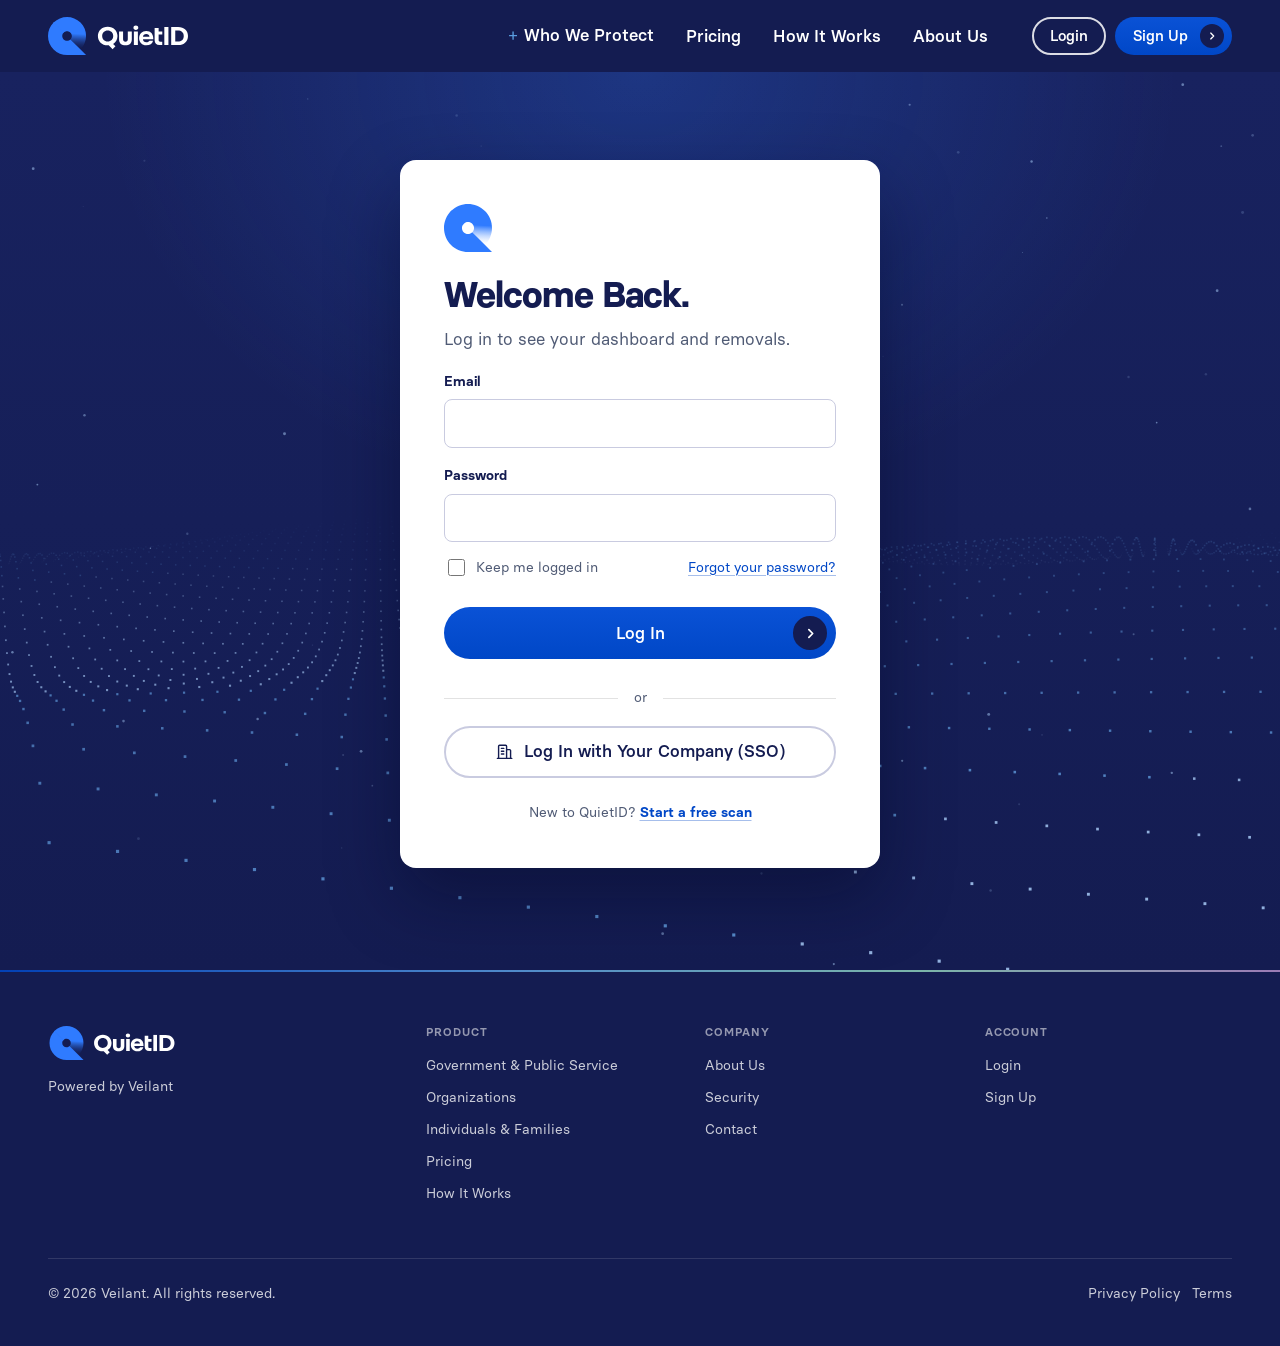
<file: login.html>
<!doctype html>
<html lang="en">
<head>
  <meta charset="utf-8">
  <script>document.documentElement.classList.add("qid-js")</script>
  <meta name="viewport" content="width=device-width, initial-scale=1">
  <title>Log in to QuietID</title>
  <meta name="description" content="Log in to your QuietID account.">
  <link rel="icon" href="assets/img/favicon.ico" sizes="any">
  <link rel="icon" href="assets/img/favicon.svg" type="image/svg+xml">
  <link rel="apple-touch-icon" href="assets/img/apple-touch-icon.png">
  <link rel="manifest" href="site.webmanifest">
  <link rel="stylesheet" href="assets/css/quietid.css">
</head>
<body>
<a class="qid-skip" href="#main">Skip to content</a>
<svg xmlns="http://www.w3.org/2000/svg" style="display:none"><symbol id="i-home" viewBox="0 0 24 24" fill="none" stroke="currentColor" stroke-width="1.75" stroke-linecap="round" stroke-linejoin="round"><path d="M3.5 10.5 12 4l8.5 6.5"/><path d="M5.5 9v10.5h4.5v-5.5h4v5.5h4.5V9"/></symbol><symbol id="i-phone" viewBox="0 0 24 24" fill="none" stroke="currentColor" stroke-width="1.75" stroke-linecap="round" stroke-linejoin="round"><rect x="6.5" y="2.75" width="11" height="18.5" rx="2.25"/><path d="M10.5 17.75h3"/></symbol><symbol id="i-people" viewBox="0 0 24 24" fill="none" stroke="currentColor" stroke-width="1.75" stroke-linecap="round" stroke-linejoin="round"><circle cx="9" cy="8.5" r="3.25"/><path d="M3.25 19.5c.6-3.3 2.9-5 5.75-5s5.15 1.7 5.75 5"/><circle cx="16.75" cy="9.5" r="2.5"/><path d="M15.5 14.6c2.6-.3 4.6 1.2 5.25 4.4"/></symbol><symbol id="i-cake" viewBox="0 0 24 24" fill="none" stroke="currentColor" stroke-width="1.75" stroke-linecap="round" stroke-linejoin="round"><rect x="4" y="11" width="16" height="9" rx="1.5"/><path d="M4 15c2 1.3 4 1.3 6 0s4-1.3 6 0 3 1 4 .5"/><path d="M12 11V8"/><path d="M12 4.5c.9.9.9 2 0 2.9-.9-.9-.9-2 0-2.9Z"/></symbol><symbol id="i-brief" viewBox="0 0 24 24" fill="none" stroke="currentColor" stroke-width="1.75" stroke-linecap="round" stroke-linejoin="round"><rect x="3.5" y="7.5" width="17" height="12" rx="1.75"/><path d="M9 7.5V5.75c0-.7.55-1.25 1.25-1.25h3.5c.7 0 1.25.55 1.25 1.25V7.5"/><path d="M3.5 12.5h17"/></symbol><symbol id="i-find" viewBox="0 0 24 24" fill="none" stroke="currentColor" stroke-width="1.75" stroke-linecap="round" stroke-linejoin="round"><circle cx="10.5" cy="10.5" r="6.25"/><path d="m15.25 15.25 5 5"/><path d="M10.5 7.25a3.25 3.25 0 0 1 3.25 3.25"/></symbol><symbol id="i-remove" viewBox="0 0 24 24" fill="none" stroke="currentColor" stroke-width="1.75" stroke-linecap="round" stroke-linejoin="round"><rect x="4" y="3.75" width="13" height="16.5" rx="1.75"/><path d="M7.5 8.5h6M7.5 12h3"/><circle cx="17.5" cy="17.5" r="3.75" fill="var(--qid-icon-bg, #fff)"/><path d="m16 16 3 3m0-3-3 3"/></symbol><symbol id="i-monitor" viewBox="0 0 24 24" fill="none" stroke="currentColor" stroke-width="1.75" stroke-linecap="round" stroke-linejoin="round"><path d="M2.75 12S6 5.75 12 5.75 21.25 12 21.25 12 18 18.25 12 18.25 2.75 12 2.75 12Z"/><circle cx="12" cy="12" r="3"/></symbol><symbol id="i-report" viewBox="0 0 24 24" fill="none" stroke="currentColor" stroke-width="1.75" stroke-linecap="round" stroke-linejoin="round"><path d="M4 4v16h16"/><path d="M8 9.5l3.5 3 3-2.5 4.5 5"/><path d="M15.5 15h3.5v-3.5"/></symbol><symbol id="i-exec" viewBox="0 0 24 24" fill="none" stroke="currentColor" stroke-width="1.75" stroke-linecap="round" stroke-linejoin="round"><circle cx="12" cy="7.5" r="3.5"/><path d="M5 20c.8-4 3.6-6 7-6s6.2 2 7 6"/><path d="m12 14 1 2.5-1 3.5-1-3.5z"/></symbol><symbol id="i-shield" viewBox="0 0 24 24" fill="none" stroke="currentColor" stroke-width="1.75" stroke-linecap="round" stroke-linejoin="round"><path d="M12 3.25 19 6v5.25c0 4.4-2.9 8-7 9.5-4.1-1.5-7-5.1-7-9.5V6z"/><path d="m9 12 2.25 2.25L15.25 10"/></symbol><symbol id="i-family" viewBox="0 0 24 24" fill="none" stroke="currentColor" stroke-width="1.75" stroke-linecap="round" stroke-linejoin="round"><circle cx="7.5" cy="8" r="2.5"/><circle cx="16.5" cy="8" r="2.5"/><circle cx="12" cy="13" r="2"/><path d="M3.5 19c.4-2.8 1.9-4.5 4-4.5M20.5 19c-.4-2.8-1.9-4.5-4-4.5M8.75 20c.4-1.9 1.6-3 3.25-3s2.85 1.1 3.25 3"/></symbol><symbol id="i-radar" viewBox="0 0 24 24" fill="none" stroke="currentColor" stroke-width="1.75" stroke-linecap="round" stroke-linejoin="round"><circle cx="12" cy="12" r="8.25"/><circle cx="12" cy="12" r="4"/><path d="M12 12 17.8 6.2"/><circle cx="15.5" cy="14.5" r=".9" fill="currentColor"/></symbol><symbol id="i-lock" viewBox="0 0 24 24" fill="none" stroke="currentColor" stroke-width="1.75" stroke-linecap="round" stroke-linejoin="round"><rect x="5" y="10.5" width="14" height="10" rx="1.75"/><path d="M8.5 10.5V7.75a3.5 3.5 0 0 1 7 0v2.75"/><path d="M12 14.5v2.5"/></symbol><symbol id="i-building" viewBox="0 0 24 24" fill="none" stroke="currentColor" stroke-width="1.75" stroke-linecap="round" stroke-linejoin="round"><path d="M4.5 20.5V5.25c0-.7.55-1.25 1.25-1.25h7.5c.7 0 1.25.55 1.25 1.25V20.5"/><path d="M14.5 9.5h3.75c.7 0 1.25.55 1.25 1.25v9.75"/><path d="M3 20.5h18M8 8h3M8 11.5h3M8 15h3"/></symbol><symbol id="i-flag" viewBox="0 0 24 24" fill="none" stroke="currentColor" stroke-width="1.75" stroke-linecap="round" stroke-linejoin="round"><path d="M5 21V4"/><path d="M5 4.5h11.5l-2 4 2 4H5"/></symbol><symbol id="i-capitol" viewBox="0 0 24 24" fill="none" stroke="currentColor" stroke-width="1.75" stroke-linecap="round" stroke-linejoin="round"><path d="M3.5 20.5h17M5 20.5v-7M9.5 20.5v-7M14.5 20.5v-7M19 20.5v-7M4 13.5h16"/><path d="M6 13.5a6 5 0 0 1 12 0"/><path d="M12 8.5V4.5M12 4.5h2.5"/></symbol><symbol id="i-analyst" viewBox="0 0 24 24" fill="none" stroke="currentColor" stroke-width="1.75" stroke-linecap="round" stroke-linejoin="round"><circle cx="9" cy="8" r="3.25"/><path d="M3.5 19.5c.6-3.3 2.8-5 5.5-5 1.4 0 2.6.4 3.6 1.2"/><circle cx="17" cy="16" r="3"/><path d="m19.2 18.2 2.3 2.3"/></symbol><symbol id="i-bell" viewBox="0 0 24 24" fill="none" stroke="currentColor" stroke-width="1.75" stroke-linecap="round" stroke-linejoin="round"><path d="M6 16.5V11a6 6 0 0 1 12 0v5.5l1.5 2h-15z"/><path d="M10 20.5a2 2 0 0 0 4 0"/></symbol><symbol id="i-users" viewBox="0 0 24 24" fill="none" stroke="currentColor" stroke-width="1.75" stroke-linecap="round" stroke-linejoin="round"><rect x="3.5" y="4" width="17" height="16" rx="1.75"/><path d="M3.5 8.5h17"/><path d="M7 12.5h4M7 16h7"/><circle cx="16.5" cy="14" r="1.6"/></symbol><symbol id="i-mail" viewBox="0 0 24 24" fill="none" stroke="currentColor" stroke-width="1.75" stroke-linecap="round" stroke-linejoin="round"><rect x="3.25" y="5.5" width="17.5" height="13" rx="1.75"/><path d="m3.75 7 8.25 6 8.25-6"/></symbol><symbol id="i-chat" viewBox="0 0 24 24" fill="none" stroke="currentColor" stroke-width="1.75" stroke-linecap="round" stroke-linejoin="round"><path d="M4 5.75C4 5.05 4.55 4.5 5.25 4.5h13.5c.7 0 1.25.55 1.25 1.25v9.5c0 .7-.55 1.25-1.25 1.25H10l-4.5 3.5V16.5H5.25C4.55 16.5 4 15.95 4 15.25z"/><path d="M8.5 9.5h7M8.5 12.5h4.5"/></symbol><symbol id="i-key" viewBox="0 0 24 24" fill="none" stroke="currentColor" stroke-width="1.75" stroke-linecap="round" stroke-linejoin="round"><circle cx="8" cy="15" r="4"/><path d="m10.9 12.1 8.6-8.6M16.5 6.5l2.5 2.5M14 9l2 2"/></symbol></svg>

<header class="qid-header" data-menu="closed" data-feedback="login-header">
  <div class="qid-wrap qid-header__bar">
    <a class="qid-header__logo" href="index.html" aria-label="QuietID home">
      <img src="assets/img/QuietID_Logo_BlueWhite_Web.svg" alt="QuietID" width="136" height="37">
    </a>
    <button class="qid-menu-toggle" type="button" aria-expanded="false" aria-controls="qid-nav">
      <span></span><span></span><span></span><span class="qid-visually-hidden">Menu</span>
    </button>
    <nav class="qid-nav" id="qid-nav" aria-label="Main">
      <div class="qid-nav__group" data-open="false">
        <button class="qid-nav__parent" type="button" aria-expanded="false" aria-controls="qid-plans-menu">Who We Protect</button>
        <ul class="qid-nav__menu" id="qid-plans-menu">
          <li><a href="government.html">Government &amp; Public Service</a></li>
          <li><a href="plans-enterprise.html">Organizations</a></li>
          <li><a href="plans-individuals.html">Individuals &amp; Families</a></li>
        </ul>
      </div>
      <a href="pricing.html">Pricing</a>
      <a href="how-it-works.html">How It Works</a>
      <a href="about.html">About Us</a>
    </nav>
    <div class="qid-header__actions">
      <a class="qid-btn qid-btn--ghost" href="login.html">Login</a>
      <a class="qid-btn qid-btn--primary" href="pricing.html">Sign Up</a>
    </div>
  </div>
</header>

<main id="main">

  <!-- LOGIN-1 -->
  <section class="qid-account qid-account--field" aria-labelledby="page-title" data-feedback="login-hero">
    <div class="qid-wrap">
      <div class="qid-account__card">
        <img src="assets/img/QuietID_Mark_Web.svg" alt="" width="48" height="48">
        <h1 id="page-title">Welcome Back.</h1>
        <p class="qid-account__lede">Log in to see your dashboard and removals.</p>
        <form action="#" method="post" data-demo-login>
          <div class="qid-field"><label for="l-email">Email</label><input id="l-email" name="email" type="email" autocomplete="email" required></div>
          <div class="qid-field"><label for="l-pass">Password</label><input id="l-pass" name="password" type="password" autocomplete="current-password" required></div>
          <div class="qid-account__row">
            <label><input type="checkbox" name="remember"> Keep me logged in</label>
            <a href="#">Forgot your password?</a>
          </div>
          <button class="qid-btn qid-btn--primary" type="submit">Log In</button>
        </form>
        <p class="qid-divider">or</p>
        <a class="qid-btn qid-btn--quiet" href="#"><svg class="qid-icon" aria-hidden="true" style="width:1.2rem;height:1.2rem;margin-right:.6rem"><use href="#i-building"/></svg>Log In with Your Company (SSO)</a>
        <p class="qid-account__after">New to QuietID? <a href="signup.html">Start a free scan</a></p>
      </div>
    </div>
  </section>

</main>

<footer class="qid-footer" data-feedback="login-footer">
  <div class="qid-wrap">
    <div class="qid-footer__top">
      <div>
        <img src="assets/img/QuietID_Logo_BlueWhite_Web.svg" alt="QuietID" width="125" height="34" loading="lazy" decoding="async">
        <p class="qid-footer__by">Powered by <a href="https://www.veilant.com">Veilant</a></p>
      </div>
      <div>
        <h2>Product</h2>
        <ul><li><a href="government.html">Government &amp; Public Service</a></li><li><a href="plans-enterprise.html">Organizations</a></li><li><a href="plans-individuals.html">Individuals &amp; Families</a></li><li><a href="pricing.html">Pricing</a></li><li><a href="how-it-works.html">How It Works</a></li></ul>
      </div>
      <div>
        <h2>Company</h2>
        <ul><li><a href="about.html">About Us</a></li><li><a href="about.html#security">Security</a></li><li><a href="about.html#contact">Contact</a></li></ul>
      </div>
      <div>
        <h2>Account</h2>
        <ul><li><a href="login.html">Login</a></li><li><a href="pricing.html">Sign Up</a></li></ul>
      </div>
    </div>
    <div class="qid-footer__legal">
      <p>&copy; 2026 Veilant. All rights reserved.</p>
      <p><a href="privacy.html">Privacy Policy</a> &nbsp; <a href="terms.html">Terms</a></p>
    </div>
  </div>
</footer>

<script src="assets/js/site.js" defer></script>
<script src="assets/js/hero-video.js" defer></script>
<script src="https://feedback.forth.agency/widget.js" data-project="quietid" async></script>
</body>
</html>
</file>
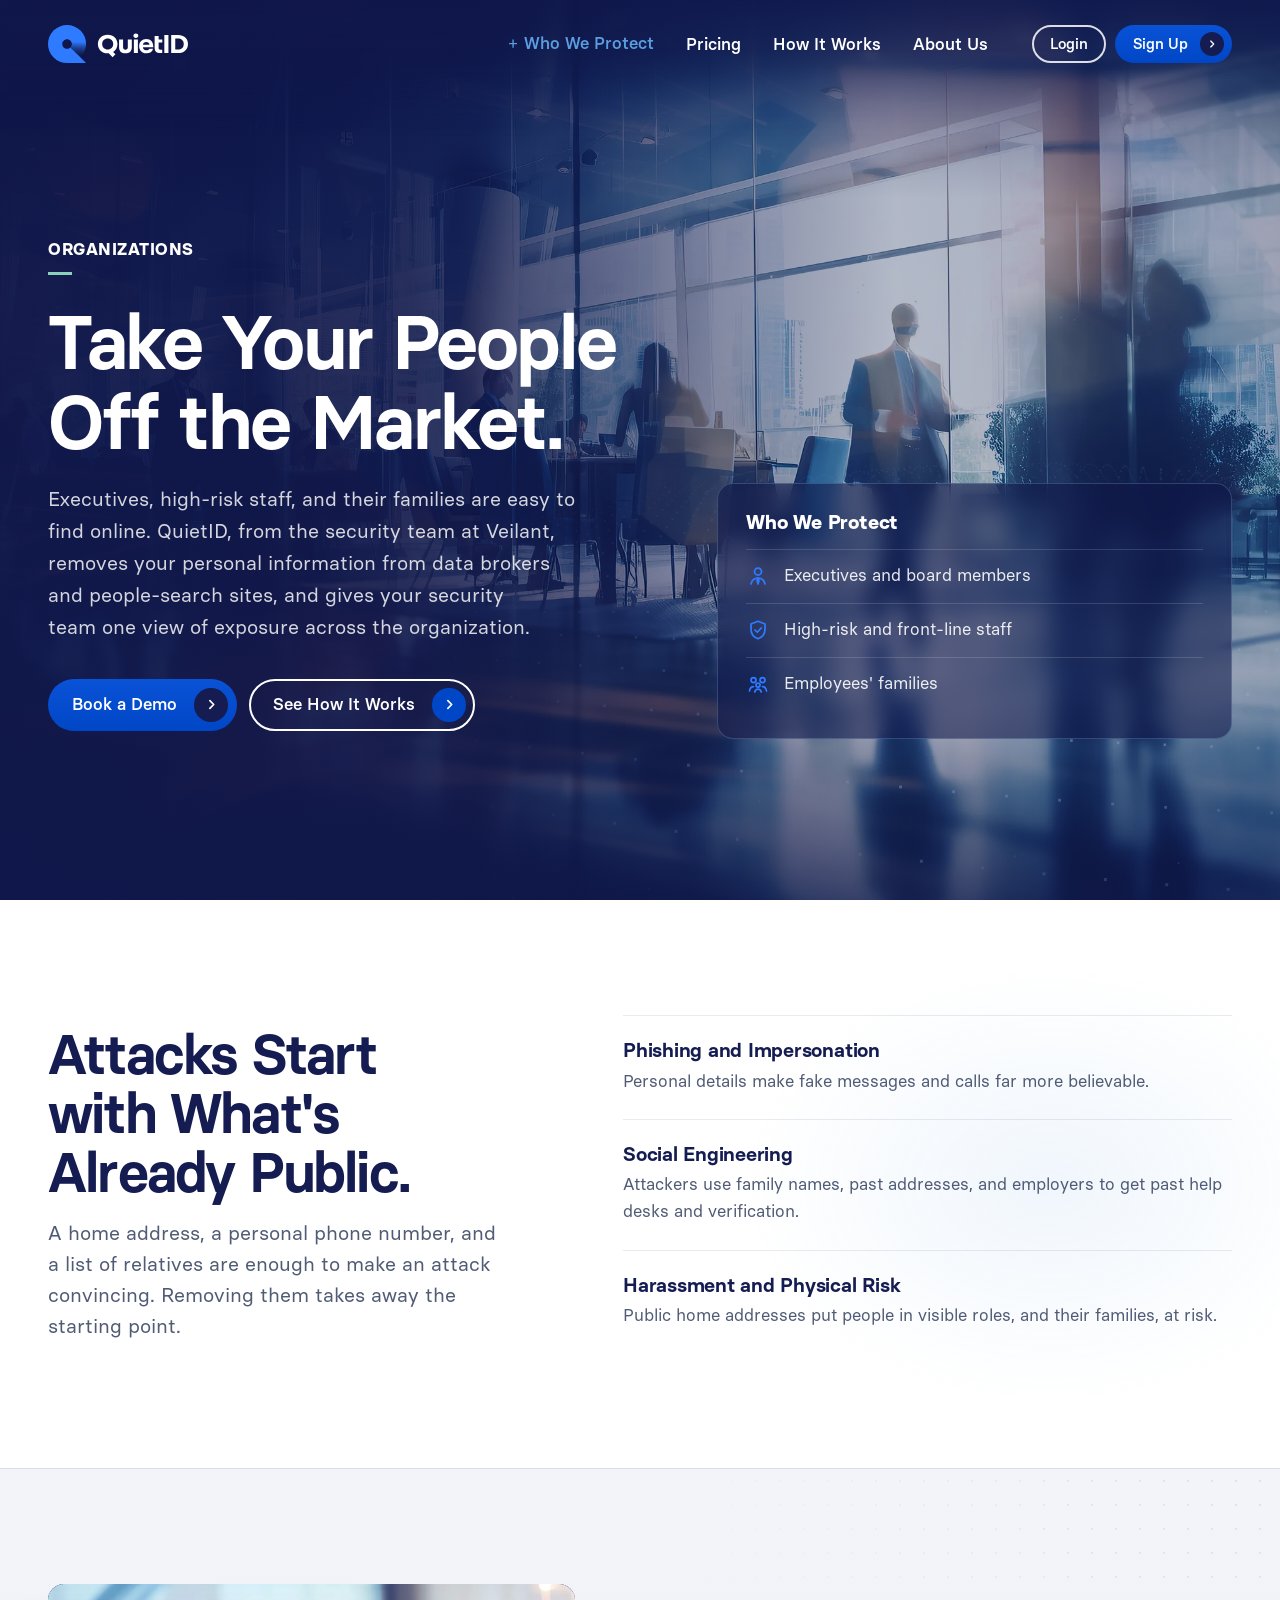
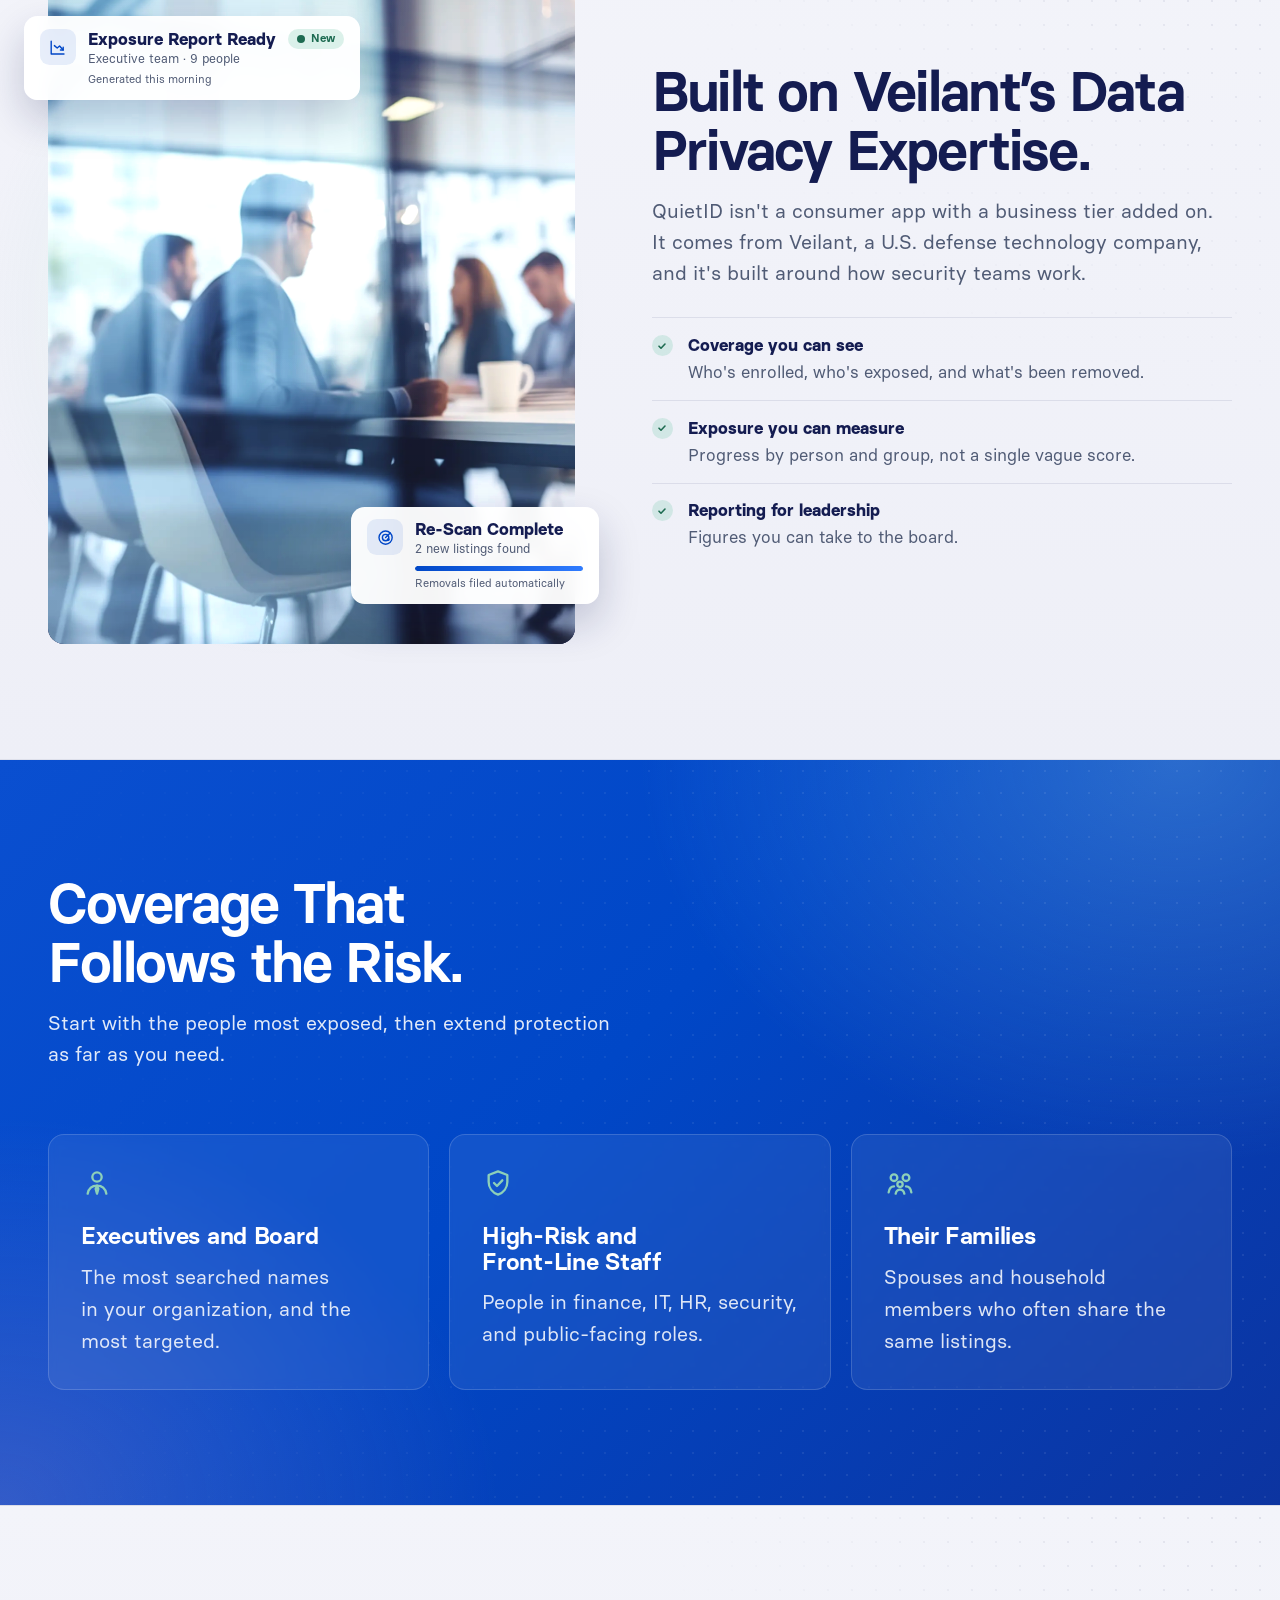
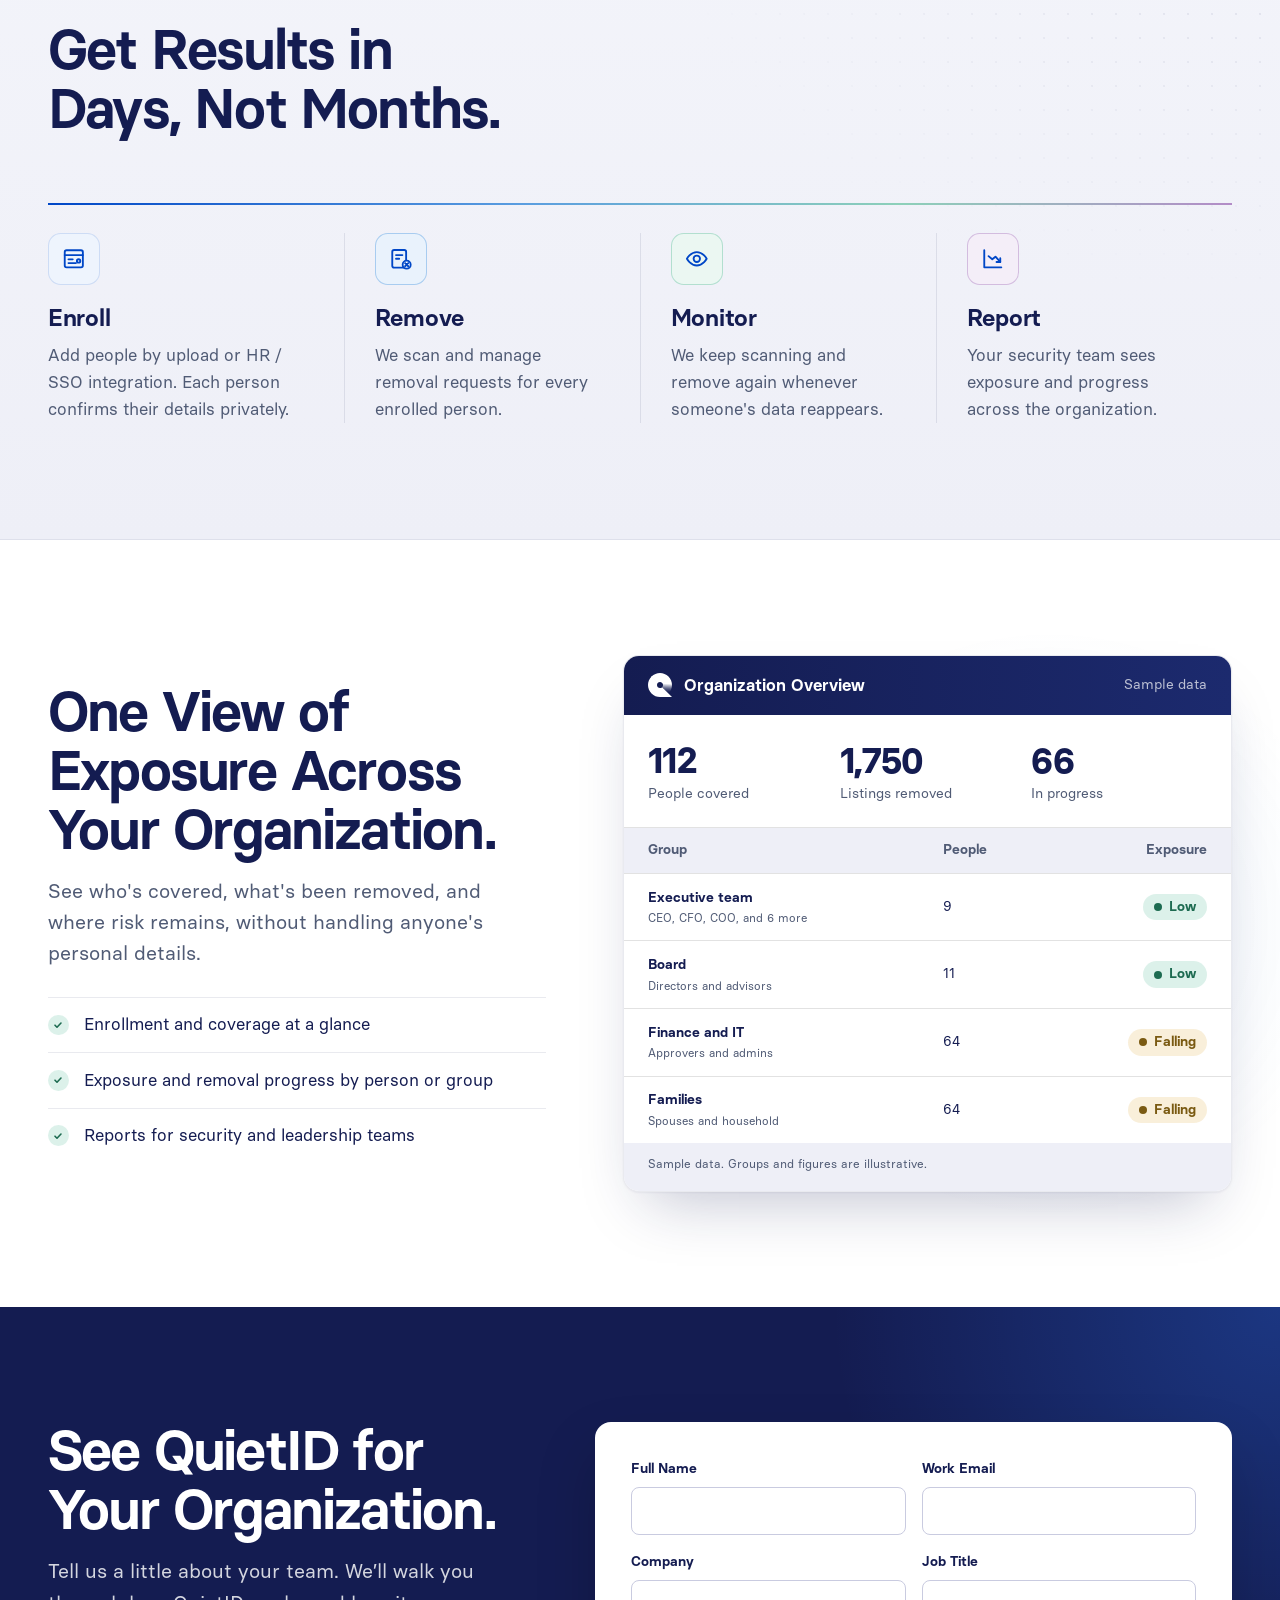
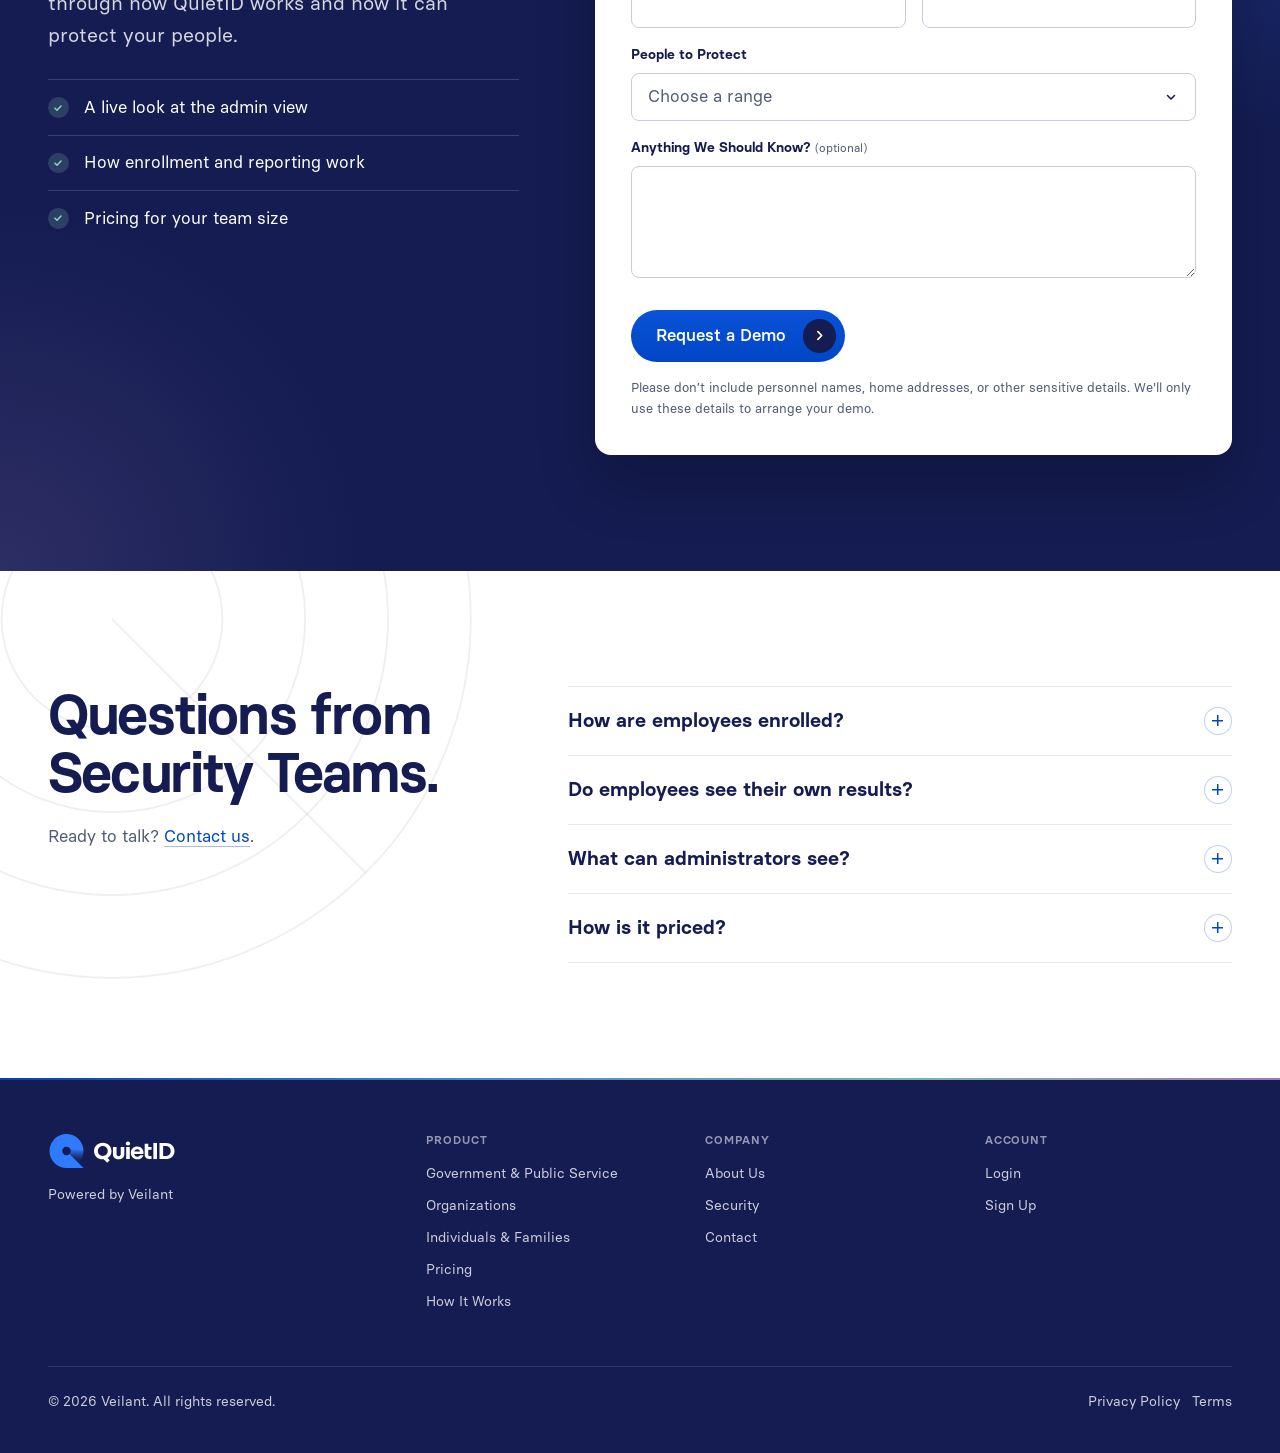
<file: plans-enterprise.html>
<!doctype html>
<html lang="en">
<head>
  <meta charset="utf-8">
  <script>document.documentElement.classList.add("qid-js")</script>
  <meta name="viewport" content="width=device-width, initial-scale=1">
  <title>QuietID for organizations — protect executives, staff, and their families</title>
  <meta name="description" content="QuietID removes employees' personal information from data brokers and people-search sites and gives security teams one view of exposure. 100% U.S.-based data, personnel, and ownership, built by Veilant.">
  <link rel="icon" href="assets/img/favicon.ico" sizes="any">
  <link rel="icon" href="assets/img/favicon.svg" type="image/svg+xml">
  <link rel="apple-touch-icon" href="assets/img/apple-touch-icon.png">
  <link rel="manifest" href="site.webmanifest">
  <link rel="stylesheet" href="assets/css/quietid.css">
</head>
<body>
<a class="qid-skip" href="#main">Skip to content</a>
<svg xmlns="http://www.w3.org/2000/svg" style="display:none"><symbol id="i-home" viewBox="0 0 24 24" fill="none" stroke="currentColor" stroke-width="1.75" stroke-linecap="round" stroke-linejoin="round"><path d="M3.5 10.5 12 4l8.5 6.5"/><path d="M5.5 9v10.5h4.5v-5.5h4v5.5h4.5V9"/></symbol><symbol id="i-phone" viewBox="0 0 24 24" fill="none" stroke="currentColor" stroke-width="1.75" stroke-linecap="round" stroke-linejoin="round"><rect x="6.5" y="2.75" width="11" height="18.5" rx="2.25"/><path d="M10.5 17.75h3"/></symbol><symbol id="i-people" viewBox="0 0 24 24" fill="none" stroke="currentColor" stroke-width="1.75" stroke-linecap="round" stroke-linejoin="round"><circle cx="9" cy="8.5" r="3.25"/><path d="M3.25 19.5c.6-3.3 2.9-5 5.75-5s5.15 1.7 5.75 5"/><circle cx="16.75" cy="9.5" r="2.5"/><path d="M15.5 14.6c2.6-.3 4.6 1.2 5.25 4.4"/></symbol><symbol id="i-cake" viewBox="0 0 24 24" fill="none" stroke="currentColor" stroke-width="1.75" stroke-linecap="round" stroke-linejoin="round"><rect x="4" y="11" width="16" height="9" rx="1.5"/><path d="M4 15c2 1.3 4 1.3 6 0s4-1.3 6 0 3 1 4 .5"/><path d="M12 11V8"/><path d="M12 4.5c.9.9.9 2 0 2.9-.9-.9-.9-2 0-2.9Z"/></symbol><symbol id="i-brief" viewBox="0 0 24 24" fill="none" stroke="currentColor" stroke-width="1.75" stroke-linecap="round" stroke-linejoin="round"><rect x="3.5" y="7.5" width="17" height="12" rx="1.75"/><path d="M9 7.5V5.75c0-.7.55-1.25 1.25-1.25h3.5c.7 0 1.25.55 1.25 1.25V7.5"/><path d="M3.5 12.5h17"/></symbol><symbol id="i-find" viewBox="0 0 24 24" fill="none" stroke="currentColor" stroke-width="1.75" stroke-linecap="round" stroke-linejoin="round"><circle cx="10.5" cy="10.5" r="6.25"/><path d="m15.25 15.25 5 5"/><path d="M10.5 7.25a3.25 3.25 0 0 1 3.25 3.25"/></symbol><symbol id="i-remove" viewBox="0 0 24 24" fill="none" stroke="currentColor" stroke-width="1.75" stroke-linecap="round" stroke-linejoin="round"><rect x="4" y="3.75" width="13" height="16.5" rx="1.75"/><path d="M7.5 8.5h6M7.5 12h3"/><circle cx="17.5" cy="17.5" r="3.75" fill="var(--qid-icon-bg, #fff)"/><path d="m16 16 3 3m0-3-3 3"/></symbol><symbol id="i-monitor" viewBox="0 0 24 24" fill="none" stroke="currentColor" stroke-width="1.75" stroke-linecap="round" stroke-linejoin="round"><path d="M2.75 12S6 5.75 12 5.75 21.25 12 21.25 12 18 18.25 12 18.25 2.75 12 2.75 12Z"/><circle cx="12" cy="12" r="3"/></symbol><symbol id="i-report" viewBox="0 0 24 24" fill="none" stroke="currentColor" stroke-width="1.75" stroke-linecap="round" stroke-linejoin="round"><path d="M4 4v16h16"/><path d="M8 9.5l3.5 3 3-2.5 4.5 5"/><path d="M15.5 15h3.5v-3.5"/></symbol><symbol id="i-exec" viewBox="0 0 24 24" fill="none" stroke="currentColor" stroke-width="1.75" stroke-linecap="round" stroke-linejoin="round"><circle cx="12" cy="7.5" r="3.5"/><path d="M5 20c.8-4 3.6-6 7-6s6.2 2 7 6"/><path d="m12 14 1 2.5-1 3.5-1-3.5z"/></symbol><symbol id="i-shield" viewBox="0 0 24 24" fill="none" stroke="currentColor" stroke-width="1.75" stroke-linecap="round" stroke-linejoin="round"><path d="M12 3.25 19 6v5.25c0 4.4-2.9 8-7 9.5-4.1-1.5-7-5.1-7-9.5V6z"/><path d="m9 12 2.25 2.25L15.25 10"/></symbol><symbol id="i-family" viewBox="0 0 24 24" fill="none" stroke="currentColor" stroke-width="1.75" stroke-linecap="round" stroke-linejoin="round"><circle cx="7.5" cy="8" r="2.5"/><circle cx="16.5" cy="8" r="2.5"/><circle cx="12" cy="13" r="2"/><path d="M3.5 19c.4-2.8 1.9-4.5 4-4.5M20.5 19c-.4-2.8-1.9-4.5-4-4.5M8.75 20c.4-1.9 1.6-3 3.25-3s2.85 1.1 3.25 3"/></symbol><symbol id="i-radar" viewBox="0 0 24 24" fill="none" stroke="currentColor" stroke-width="1.75" stroke-linecap="round" stroke-linejoin="round"><circle cx="12" cy="12" r="8.25"/><circle cx="12" cy="12" r="4"/><path d="M12 12 17.8 6.2"/><circle cx="15.5" cy="14.5" r=".9" fill="currentColor"/></symbol><symbol id="i-lock" viewBox="0 0 24 24" fill="none" stroke="currentColor" stroke-width="1.75" stroke-linecap="round" stroke-linejoin="round"><rect x="5" y="10.5" width="14" height="10" rx="1.75"/><path d="M8.5 10.5V7.75a3.5 3.5 0 0 1 7 0v2.75"/><path d="M12 14.5v2.5"/></symbol><symbol id="i-building" viewBox="0 0 24 24" fill="none" stroke="currentColor" stroke-width="1.75" stroke-linecap="round" stroke-linejoin="round"><path d="M4.5 20.5V5.25c0-.7.55-1.25 1.25-1.25h7.5c.7 0 1.25.55 1.25 1.25V20.5"/><path d="M14.5 9.5h3.75c.7 0 1.25.55 1.25 1.25v9.75"/><path d="M3 20.5h18M8 8h3M8 11.5h3M8 15h3"/></symbol><symbol id="i-flag" viewBox="0 0 24 24" fill="none" stroke="currentColor" stroke-width="1.75" stroke-linecap="round" stroke-linejoin="round"><path d="M5 21V4"/><path d="M5 4.5h11.5l-2 4 2 4H5"/></symbol><symbol id="i-capitol" viewBox="0 0 24 24" fill="none" stroke="currentColor" stroke-width="1.75" stroke-linecap="round" stroke-linejoin="round"><path d="M3.5 20.5h17M5 20.5v-7M9.5 20.5v-7M14.5 20.5v-7M19 20.5v-7M4 13.5h16"/><path d="M6 13.5a6 5 0 0 1 12 0"/><path d="M12 8.5V4.5M12 4.5h2.5"/></symbol><symbol id="i-analyst" viewBox="0 0 24 24" fill="none" stroke="currentColor" stroke-width="1.75" stroke-linecap="round" stroke-linejoin="round"><circle cx="9" cy="8" r="3.25"/><path d="M3.5 19.5c.6-3.3 2.8-5 5.5-5 1.4 0 2.6.4 3.6 1.2"/><circle cx="17" cy="16" r="3"/><path d="m19.2 18.2 2.3 2.3"/></symbol><symbol id="i-bell" viewBox="0 0 24 24" fill="none" stroke="currentColor" stroke-width="1.75" stroke-linecap="round" stroke-linejoin="round"><path d="M6 16.5V11a6 6 0 0 1 12 0v5.5l1.5 2h-15z"/><path d="M10 20.5a2 2 0 0 0 4 0"/></symbol><symbol id="i-users" viewBox="0 0 24 24" fill="none" stroke="currentColor" stroke-width="1.75" stroke-linecap="round" stroke-linejoin="round"><rect x="3.5" y="4" width="17" height="16" rx="1.75"/><path d="M3.5 8.5h17"/><path d="M7 12.5h4M7 16h7"/><circle cx="16.5" cy="14" r="1.6"/></symbol><symbol id="i-mail" viewBox="0 0 24 24" fill="none" stroke="currentColor" stroke-width="1.75" stroke-linecap="round" stroke-linejoin="round"><rect x="3.25" y="5.5" width="17.5" height="13" rx="1.75"/><path d="m3.75 7 8.25 6 8.25-6"/></symbol><symbol id="i-chat" viewBox="0 0 24 24" fill="none" stroke="currentColor" stroke-width="1.75" stroke-linecap="round" stroke-linejoin="round"><path d="M4 5.75C4 5.05 4.55 4.5 5.25 4.5h13.5c.7 0 1.25.55 1.25 1.25v9.5c0 .7-.55 1.25-1.25 1.25H10l-4.5 3.5V16.5H5.25C4.55 16.5 4 15.95 4 15.25z"/><path d="M8.5 9.5h7M8.5 12.5h4.5"/></symbol><symbol id="i-key" viewBox="0 0 24 24" fill="none" stroke="currentColor" stroke-width="1.75" stroke-linecap="round" stroke-linejoin="round"><circle cx="8" cy="15" r="4"/><path d="m10.9 12.1 8.6-8.6M16.5 6.5l2.5 2.5M14 9l2 2"/></symbol></svg>

<header class="qid-header qid-header--overlay" data-menu="closed" data-feedback="org-header">
  <div class="qid-wrap qid-header__bar">
    <a class="qid-header__logo" href="index.html" aria-label="QuietID home">
      <img src="assets/img/QuietID_Logo_BlueWhite_Web.svg" alt="QuietID" width="136" height="37">
    </a>
    <button class="qid-menu-toggle" type="button" aria-expanded="false" aria-controls="qid-nav">
      <span></span><span></span><span></span><span class="qid-visually-hidden">Menu</span>
    </button>
    <nav class="qid-nav" id="qid-nav" aria-label="Main">
      <div class="qid-nav__group is-current" data-open="false">
        <button class="qid-nav__parent" type="button" aria-expanded="false" aria-controls="qid-plans-menu">Who We Protect</button>
        <ul class="qid-nav__menu" id="qid-plans-menu">
          <li><a href="government.html">Government &amp; Public Service</a></li>
          <li><a href="plans-enterprise.html" aria-current="page">Organizations</a></li>
          <li><a href="plans-individuals.html">Individuals &amp; Families</a></li>
        </ul>
      </div>
      <a href="pricing.html">Pricing</a>
      <a href="how-it-works.html">How It Works</a>
      <a href="about.html">About Us</a>
    </nav>
    <div class="qid-header__actions">
      <a class="qid-btn qid-btn--ghost" href="login.html">Login</a>
      <a class="qid-btn qid-btn--primary" href="pricing.html">Sign Up</a>
    </div>
  </div>
</header>

<main id="main">

  <!-- ENT-1 HERO -->
  <section class="qid-page-hero qid-page-hero--image" aria-labelledby="page-title" data-feedback="org-hero">
    <div class="qid-page-hero__media" aria-hidden="true"><picture><source srcset="assets/img/photos/organizations-hero.webp" type="image/webp"><img src="assets/img/photos/organizations-hero.jpg" alt="" width="2560" height="1435" style="object-position: center" fetchpriority="high"></picture></div>
    <div class="qid-wrap qid-page-hero__grid">
      <div>
        <p class="qid-eyebrow">Organizations</p>
        <h1 id="page-title">Take Your People Off the Market.</h1>
        <p class="qid-page-hero__lede">Executives, high-risk staff, and their families are easy to find online. QuietID, from the security team at Veilant, removes your personal information from data brokers and people-search sites, and gives your security team one view of exposure across the&nbsp;organization.</p>
        <div class="qid-page-hero__actions">
          <a class="qid-btn qid-btn--primary" href="#demo">Book a Demo</a>
          <a class="qid-btn qid-btn--outline" href="#how">See How It Works</a>
        </div>
      </div>
      <aside class="qid-hero-card" aria-labelledby="protect-title">
        <h2 id="protect-title">Who We Protect</h2>
        <ul>
          <li><svg class="qid-icon" aria-hidden="true"><use href="#i-exec"/></svg>Executives and board members</li>
          <li><svg class="qid-icon" aria-hidden="true"><use href="#i-shield"/></svg>High-risk and front-line staff</li>
          <li><svg class="qid-icon" aria-hidden="true"><use href="#i-family"/></svg>Employees' families</li>
        </ul>
      </aside>
    </div>
  </section>

  <!-- ENT-2 WHY -->
  <section class="qid-section" aria-labelledby="why-title" data-feedback="org-why">
    <div class="qid-wrap qid-split">
      <div class="qid-split__copy">
        <h2 id="why-title">Attacks Start with What's Already Public.</h2>
        <p>A home address, a personal phone number, and a list of relatives are enough to make an attack convincing. Removing them takes away the starting point.</p>
      </div>
      <ol class="qid-points">
        <li><h3>Phishing and Impersonation</h3><p>Personal details make fake messages and calls far more believable.</p></li>
        <li><h3>Social Engineering</h3><p>Attackers use family names, past addresses, and employers to get past help desks and verification.</p></li>
        <li><h3>Harassment and Physical Risk</h3><p>Public home addresses put people in visible roles, and their families, at risk.</p></li>
      </ol>
    </div>
  </section>

  <!-- ENT-6 VEILANT (moved up: our strongest difference) -->
  <section class="qid-section qid-section--gray" aria-labelledby="veilant-title" data-feedback="org-veilant">
    <div class="qid-wrap qid-focus">
      <div class="qid-photo-wrap"><figure class="qid-photo"><picture><source srcset="assets/img/photos/organizations-built-for-security-teams.webp" type="image/webp"><img src="assets/img/photos/organizations-built-for-security-teams.jpg" alt="A security team meeting around a conference table, seen through glass" width="2400" height="1507" loading="lazy" decoding="async" style="object-position:55% center"></picture><div class="qid-scanline"></div></figure><div class="qid-callout qid-callout--tl" aria-hidden="true"><span class="qid-callout__icon"><svg class="qid-icon" aria-hidden="true"><use href="#i-report"/></svg></span><span><strong>Exposure Report Ready</strong><small>Executive team · 9 people</small><span class="qid-callout__time">Generated this morning</span></span><span class="qid-chip qid-chip--removed">New</span></div><div class="qid-callout qid-callout--br" aria-hidden="true"><span class="qid-callout__icon"><svg class="qid-icon" aria-hidden="true"><use href="#i-radar"/></svg></span><span><strong>Re-Scan Complete</strong><small>2 new listings found</small><span class="qid-callout__bar" style="--p:100%"><i></i></span><span class="qid-callout__time">Removals filed automatically</span></span></div></div>
      <div class="qid-focus__copy">
        <h2 id="veilant-title">Built on Veilant&rsquo;s Data Privacy Expertise.</h2>
        <p>QuietID isn't a consumer app with a business tier added on. It comes from Veilant, a U.S. defense technology company, and it's built around how security teams work.</p>
        <ul class="qid-checks">
          <li><strong>Coverage you can see</strong><span>Who's enrolled, who's exposed, and what's been removed.</span></li>
          <li><strong>Exposure you can measure</strong><span>Progress by person and group, not a single vague score.</span></li>
          <li><strong>Reporting for leadership</strong><span>Figures you can take to the board.</span></li>
        </ul>
      </div>
    </div>
  </section>

  <!-- ENT-3 WHO -->
  <section class="qid-section qid-biz" aria-labelledby="who-title" data-feedback="org-who">
    <div class="qid-wrap">
      <div class="qid-section__head">
        <h2 id="who-title">Coverage That Follows the Risk.</h2>
        <p>Start with the people most exposed, then extend protection as far as you need.</p>
      </div>
      <ul class="qid-tiles">
        <li class="qid-tile"><svg class="qid-icon" aria-hidden="true"><use href="#i-exec"/></svg><h3>Executives and Board</h3><p>The most searched names in your organization, and the most targeted.</p></li>
        <li class="qid-tile"><svg class="qid-icon" aria-hidden="true"><use href="#i-shield"/></svg><h3>High-Risk and Front-Line Staff</h3><p>People in finance, IT, HR, security, and public-facing roles.</p></li>
        <li class="qid-tile"><svg class="qid-icon" aria-hidden="true"><use href="#i-family"/></svg><h3>Their Families</h3><p>Spouses and household members who often share the same listings.</p></li>
      </ul>
    </div>
  </section>

  <!-- ENT-4 HOW -->
  <section class="qid-section qid-section--gray" id="how" aria-labelledby="how-title" data-feedback="org-how">
    <div class="qid-wrap">
      <div class="qid-section__head">
        <h2 id="how-title">Get Results in Days, Not Months.</h2>
      </div>
      <ol class="qid-steps">
        <li class="qid-step"><span class="qid-step__icon"><svg class="qid-icon" aria-hidden="true"><use href="#i-users"/></svg></span><h3>Enroll</h3><p>Add people by upload or HR / SSO integration. Each person confirms their details privately.</p></li>
        <li class="qid-step"><span class="qid-step__icon"><svg class="qid-icon" aria-hidden="true"><use href="#i-remove"/></svg></span><h3>Remove</h3><p>We scan and manage removal requests for every enrolled person.</p></li>
        <li class="qid-step"><span class="qid-step__icon"><svg class="qid-icon" aria-hidden="true"><use href="#i-monitor"/></svg></span><h3>Monitor</h3><p>We keep scanning and remove again whenever someone's data reappears.</p></li>
        <li class="qid-step"><span class="qid-step__icon"><svg class="qid-icon" aria-hidden="true"><use href="#i-report"/></svg></span><h3>Report</h3><p>Your security team sees exposure and progress across the organization.</p></li>
      </ol>
    </div>
  </section>

  <!-- ENT-5 ADMIN -->
  <section class="qid-section" aria-labelledby="admin-title" data-feedback="org-admin">
    <div class="qid-wrap qid-split">
      <div class="qid-split__copy">
        <h2 id="admin-title">One View of Exposure Across Your Organization.</h2>
        <p>See who's covered, what's been removed, and where risk remains, without handling anyone's personal details.</p>
        <ul class="qid-checks">
          <li>Enrollment and coverage at a glance</li>
          <li>Exposure and removal progress by person or group</li>
          <li>Reports for security and leadership teams</li>
        </ul>
      </div>
      <figure class="qid-mock" aria-label="Example admin view">
        <div class="qid-dash__bar"><img src="assets/img/QuietID_Mark_White_Web.svg" alt="" width="24" height="24" loading="lazy" decoding="async">Organization Overview<span>Sample data</span></div>
        <div class="qid-mock__stats">
          <p><strong data-count-to="148">148</strong><span>People covered</span></p>
          <p><strong data-count-to="2316">2316</strong><span>Listings removed</span></p>
          <p><strong data-count-to="87">87</strong><span>In progress</span></p>
        </div>
        <table>
          <thead><tr><th scope="col">Group</th><th scope="col">People</th><th scope="col">Exposure</th></tr></thead>
          <tbody>
            <tr><td>Executive team<small>CEO, CFO, COO, and 6 more</small></td><td>9</td><td><span class="qid-chip qid-chip--removed">Low</span></td></tr>
            <tr><td>Board<small>Directors and advisors</small></td><td>11</td><td><span class="qid-chip qid-chip--removed">Low</span></td></tr>
            <tr><td>Finance and IT<small>Approvers and admins</small></td><td>64</td><td><span class="qid-chip qid-chip--pending">Falling</span></td></tr>
            <tr><td>Families<small>Spouses and household</small></td><td>64</td><td><span class="qid-chip qid-chip--pending">Falling</span></td></tr>
          </tbody>
        </table>
        <figcaption>Sample data. Groups and figures are illustrative.</figcaption>
      </figure>
    </div>
  </section>

  <!-- ENT-7 DEMO -->
  <section class="qid-section qid-band" id="demo" aria-labelledby="demo-title" data-feedback="org-demo">
    <div class="qid-wrap qid-band__grid">
      <div class="qid-band__copy">
        <h2 id="demo-title">See QuietID for Your Organization.</h2>
        <p>Tell us a little about your team. We&rsquo;ll walk you through how QuietID works and how it can protect your people.</p>
        <ul class="qid-checks">
          <li>A live look at the admin view</li>
          <li>How enrollment and reporting work</li>
          <li>Pricing for your team size</li>
        </ul>
      </div>
      <form class="qid-form" data-form action="#" method="post">
        <div class="qid-form__body">
          <div class="qid-form__grid">
            <div class="qid-field"><label for="d-name">Full Name</label><input id="d-name" name="name" autocomplete="name" required></div>
            <div class="qid-field"><label for="d-email">Work Email</label><input id="d-email" name="email" type="email" autocomplete="email" required></div>
            <div class="qid-field"><label for="d-company">Company</label><input id="d-company" name="company" autocomplete="organization" required></div>
            <div class="qid-field"><label for="d-title">Job Title</label><input id="d-title" name="title" autocomplete="organization-title"></div>
            <div class="qid-field qid-form__full"><label for="d-size">People to Protect</label>
              <select id="d-size" name="size" required><option value="">Choose a range</option><option>1–25</option><option>26–100</option><option>101–500</option><option>500+</option></select></div>
            <div class="qid-field qid-form__full"><label for="d-msg">Anything We Should Know? <small>(optional)</small></label><textarea id="d-msg" name="message"></textarea></div>
          </div>
          <button class="qid-btn qid-btn--primary" type="submit">Request a Demo</button>
          <p class="qid-form__fine">Please don&rsquo;t include personnel names, home addresses, or other sensitive details. We'll only use these details to arrange your demo.</p>
        </div>
        <div class="qid-form__done" role="status">
          <img src="assets/img/QuietID_Mark_Web.svg" alt="" width="48" height="48">
          <h3>Thank You.</h3>
          <p>Someone from our team will contact you.</p>
        </div>
      </form>
    </div>
  </section>

  <!-- ENT-8 FAQ -->
  <section class="qid-section" aria-labelledby="faq-title" data-feedback="org-faq">
    <div class="qid-wrap qid-faq-grid">
      <div>
        <h2 id="faq-title">Questions from Security Teams.</h2>
        <p>Ready to talk? <a href="#demo">Contact us</a>.</p>
      </div>
      <div class="qid-faq">
        <details><summary>How are employees enrolled?</summary><p>Company provides access. Each person confirms their own details privately.</p></details>
        <details><summary>Do employees see their own results?</summary><p>Yes. Every enrolled person gets their own dashboard.</p></details>
        <details><summary>What can administrators see?</summary><p>Aggregate exposure, progress, and risk.</p></details>
        <details><summary>How is it priced?</summary><p>Per person, with pricing based on team size. Book a demo for a quote.</p></details>
      </div>
    </div>
  </section>

</main>

<footer class="qid-footer" data-feedback="org-footer">
  <div class="qid-wrap">
    <div class="qid-footer__top">
      <div>
        <img src="assets/img/QuietID_Logo_BlueWhite_Web.svg" alt="QuietID" width="125" height="34" loading="lazy" decoding="async">
        <p class="qid-footer__by">Powered by <a href="https://www.veilant.com">Veilant</a></p>
      </div>
      <div>
        <h2>Product</h2>
        <ul><li><a href="government.html">Government &amp; Public Service</a></li><li><a href="plans-enterprise.html">Organizations</a></li><li><a href="plans-individuals.html">Individuals &amp; Families</a></li><li><a href="pricing.html">Pricing</a></li><li><a href="how-it-works.html">How It Works</a></li></ul>
      </div>
      <div>
        <h2>Company</h2>
        <ul><li><a href="about.html">About Us</a></li><li><a href="about.html#security">Security</a></li><li><a href="about.html#contact">Contact</a></li></ul>
      </div>
      <div>
        <h2>Account</h2>
        <ul><li><a href="login.html">Login</a></li><li><a href="pricing.html">Sign Up</a></li></ul>
      </div>
    </div>
    <div class="qid-footer__legal">
      <p>&copy; 2026 Veilant. All rights reserved.</p>
      <p><a href="privacy.html">Privacy Policy</a> &nbsp; <a href="terms.html">Terms</a></p>
    </div>
  </div>
</footer>

<script src="assets/js/site.js" defer></script>
<script src="assets/js/hero-video.js" defer></script>
<script src="https://feedback.forth.agency/widget.js" data-project="quietid" async></script>
</body>
</html>
</file>
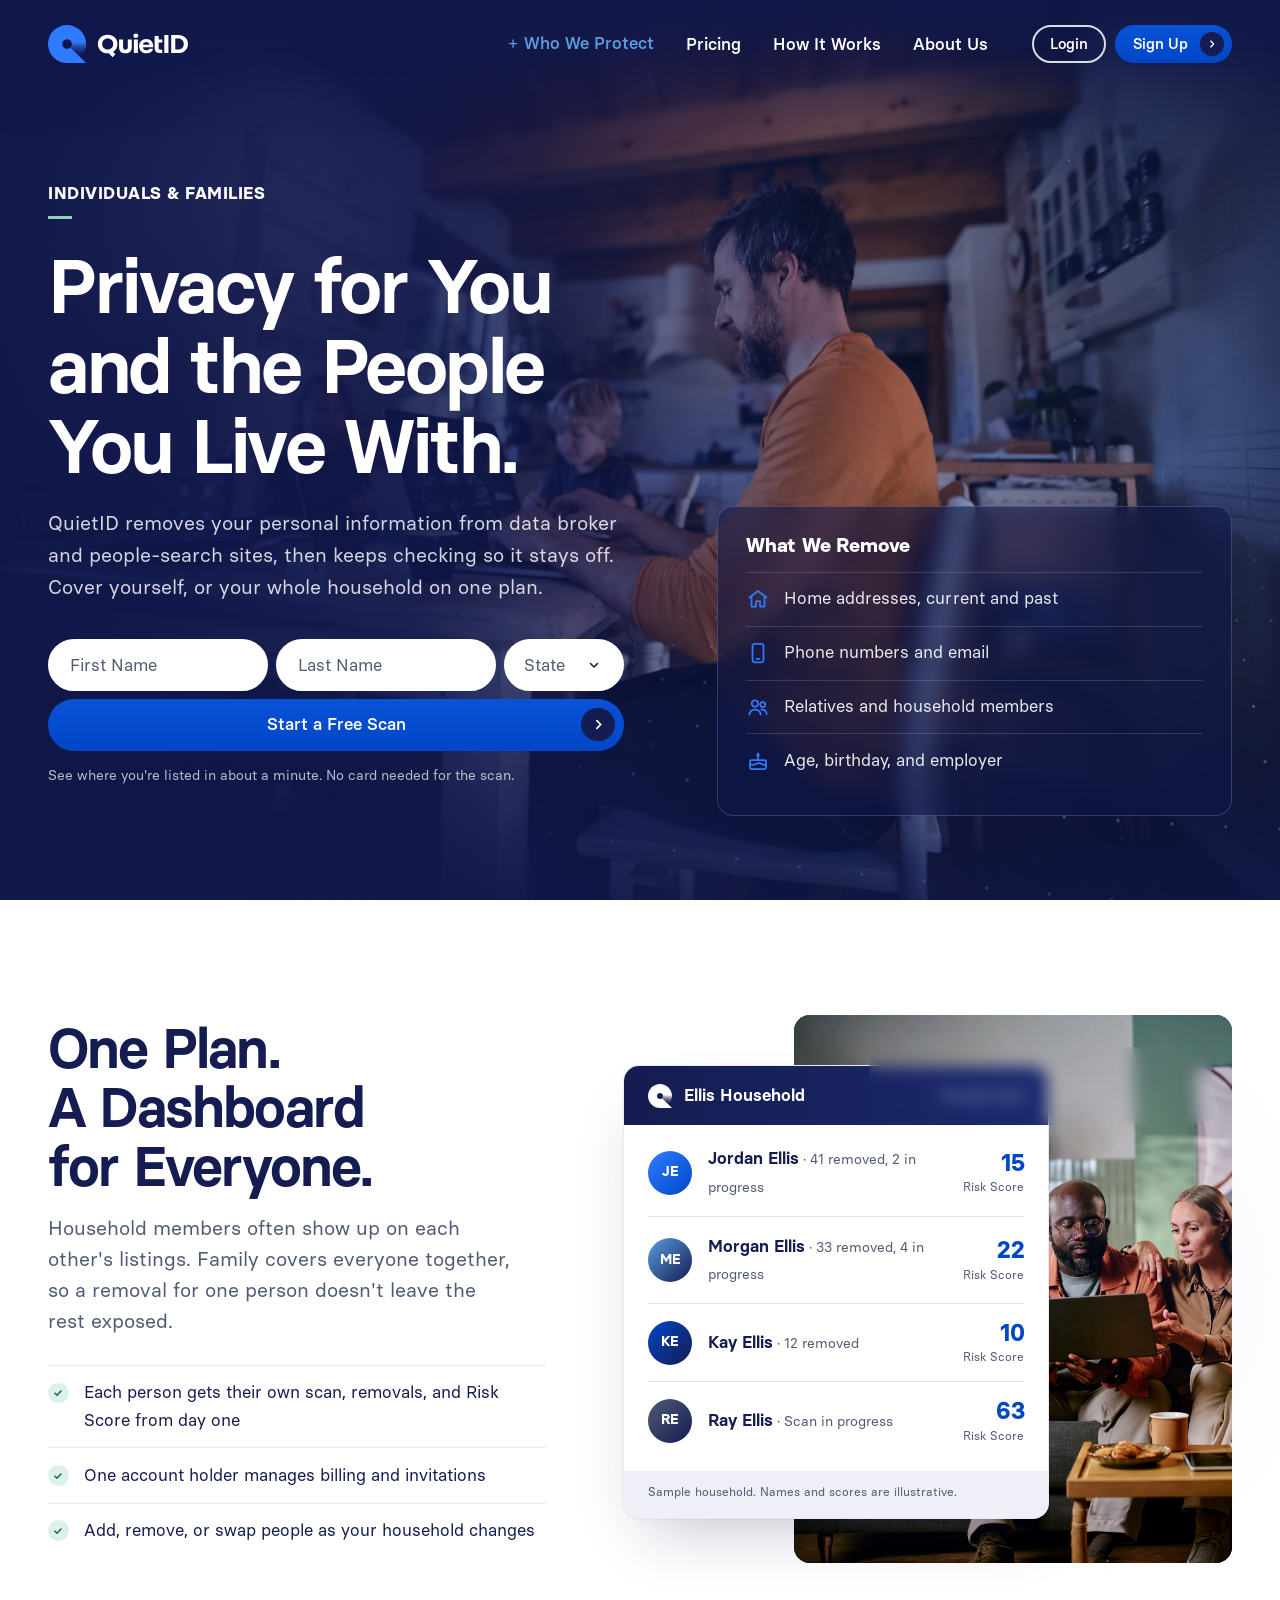
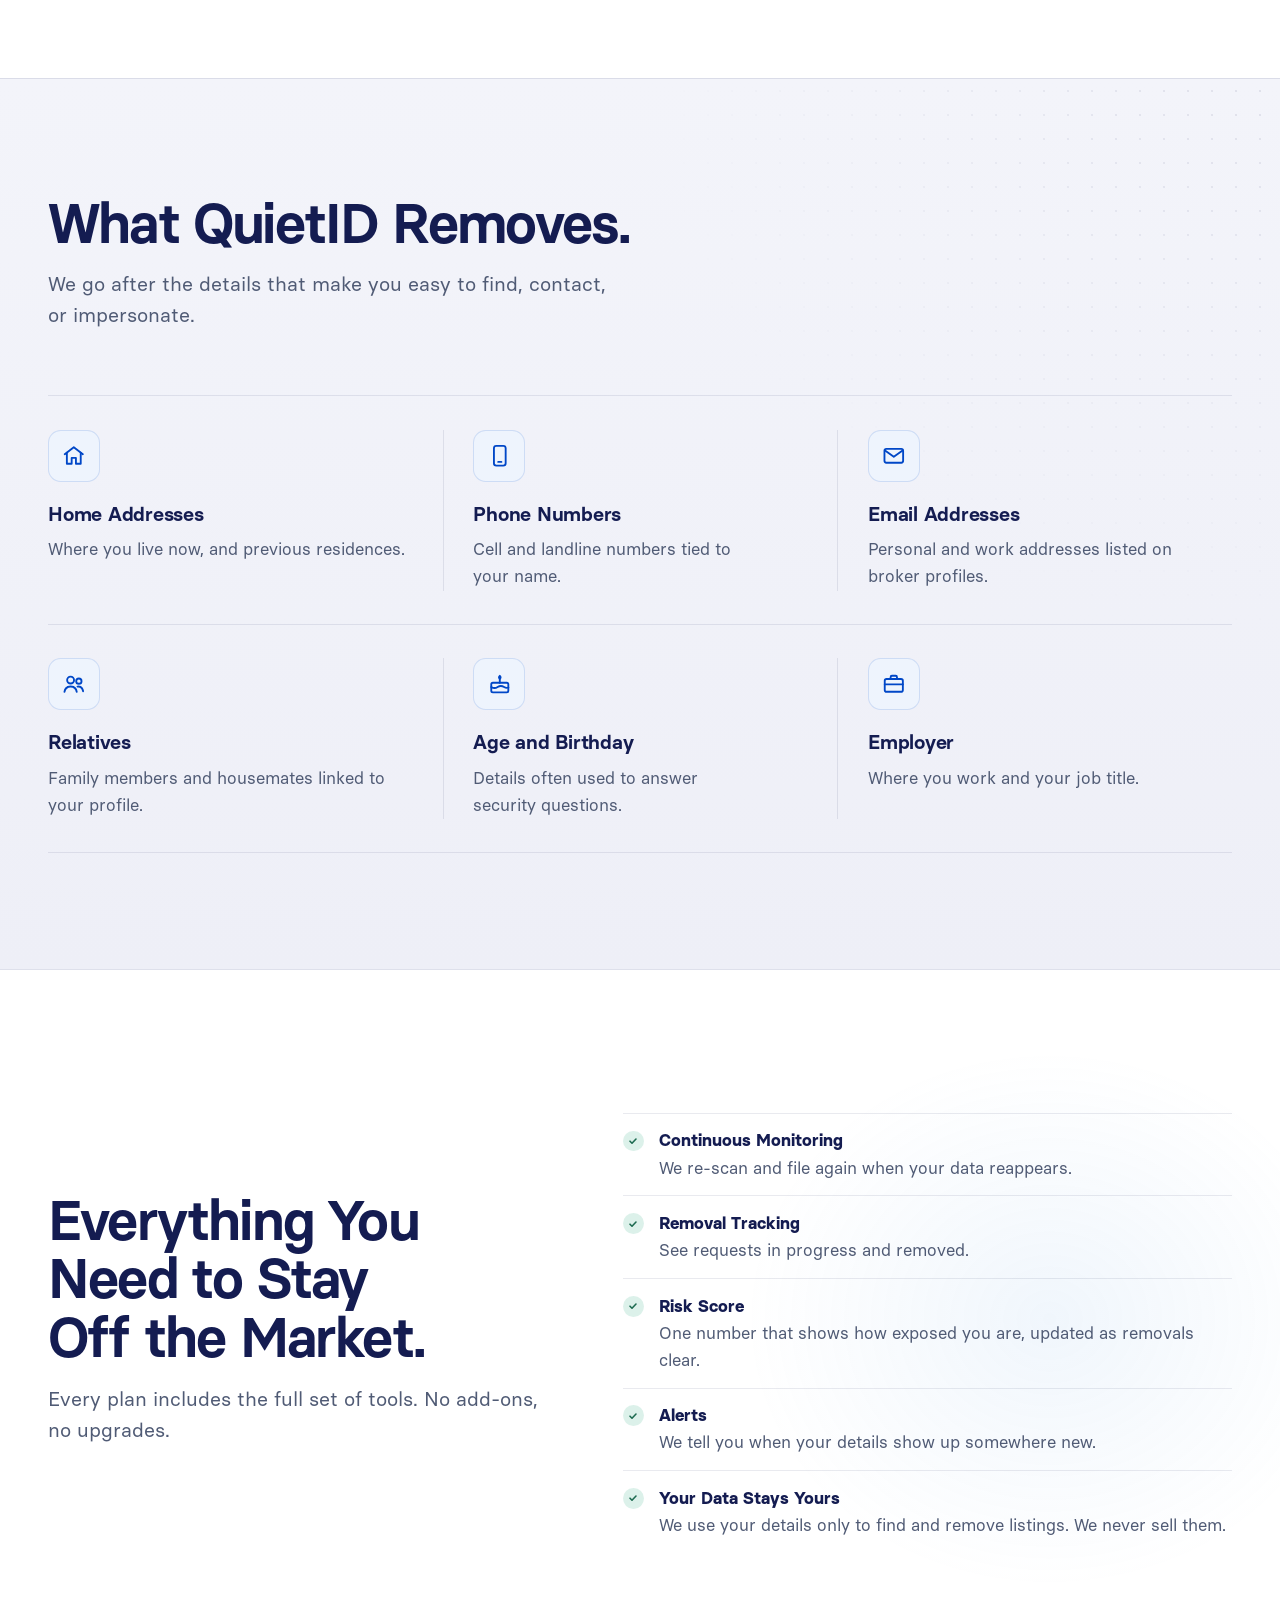
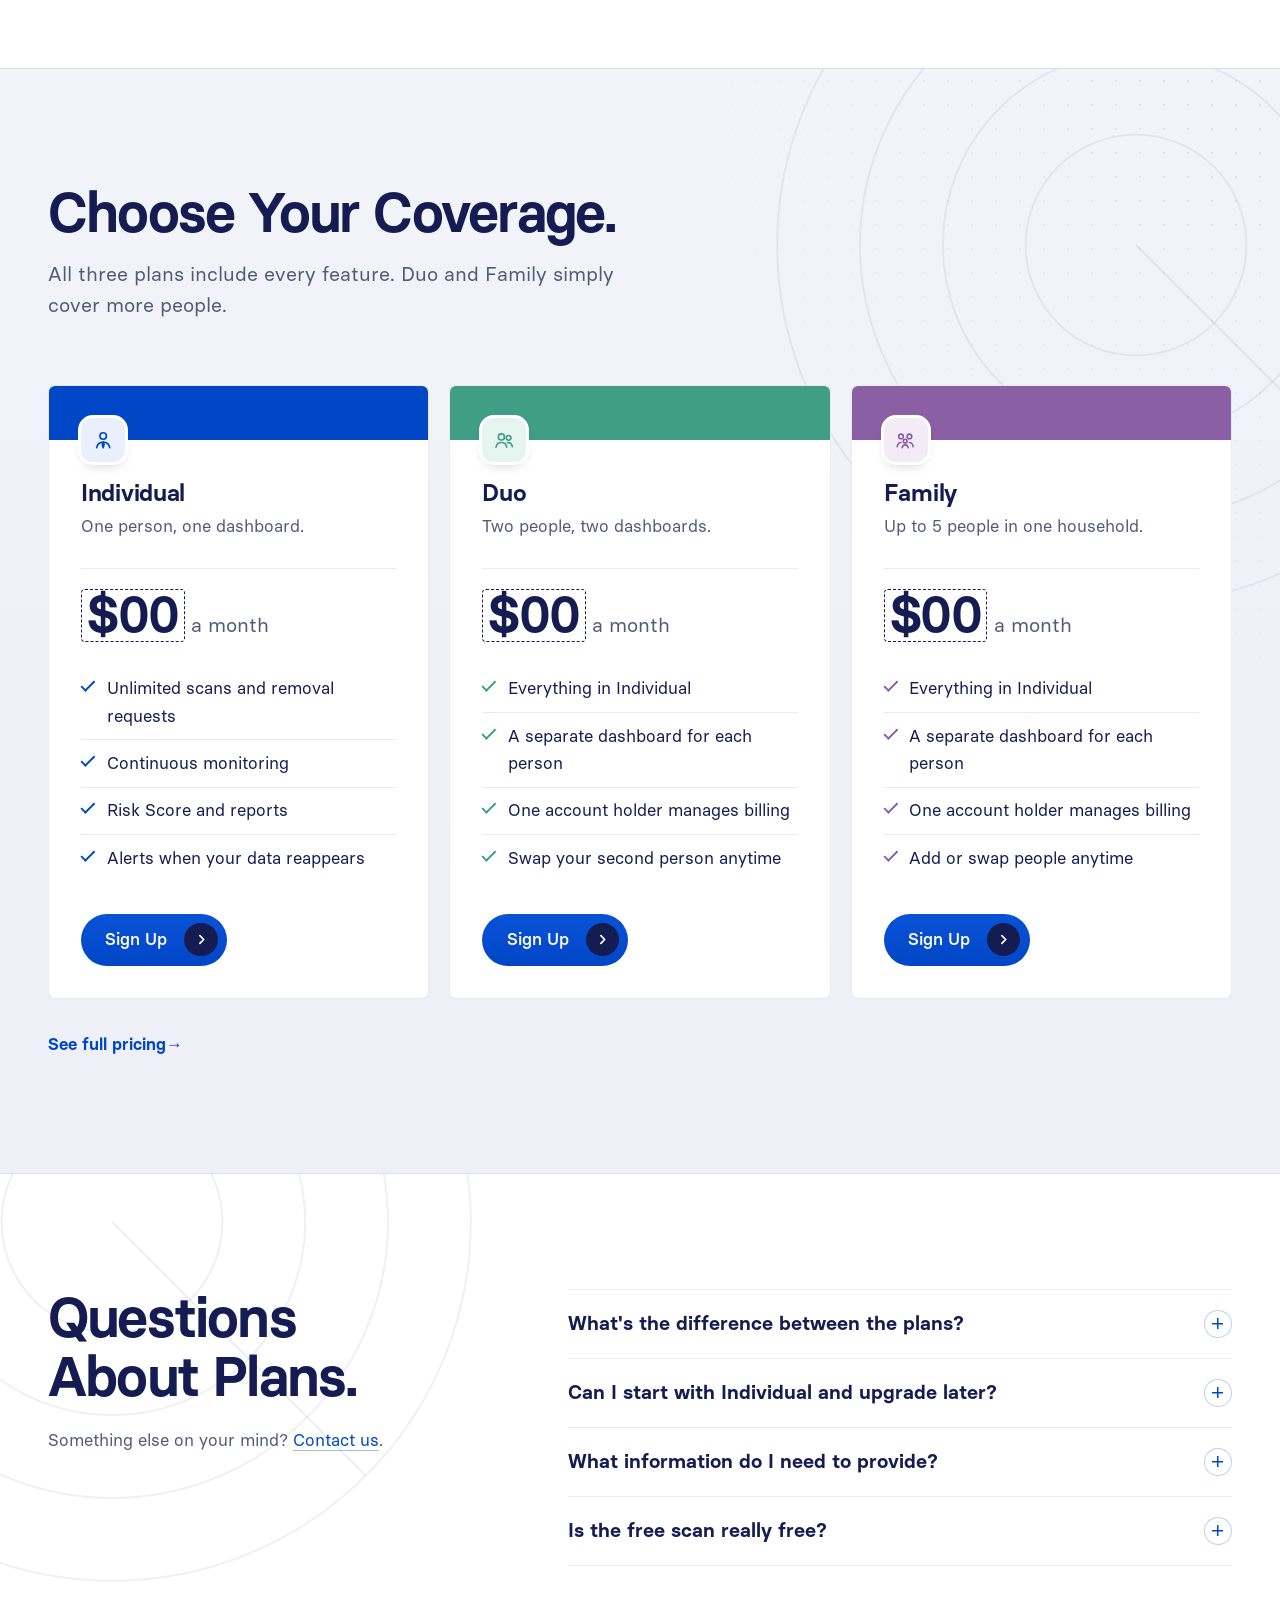
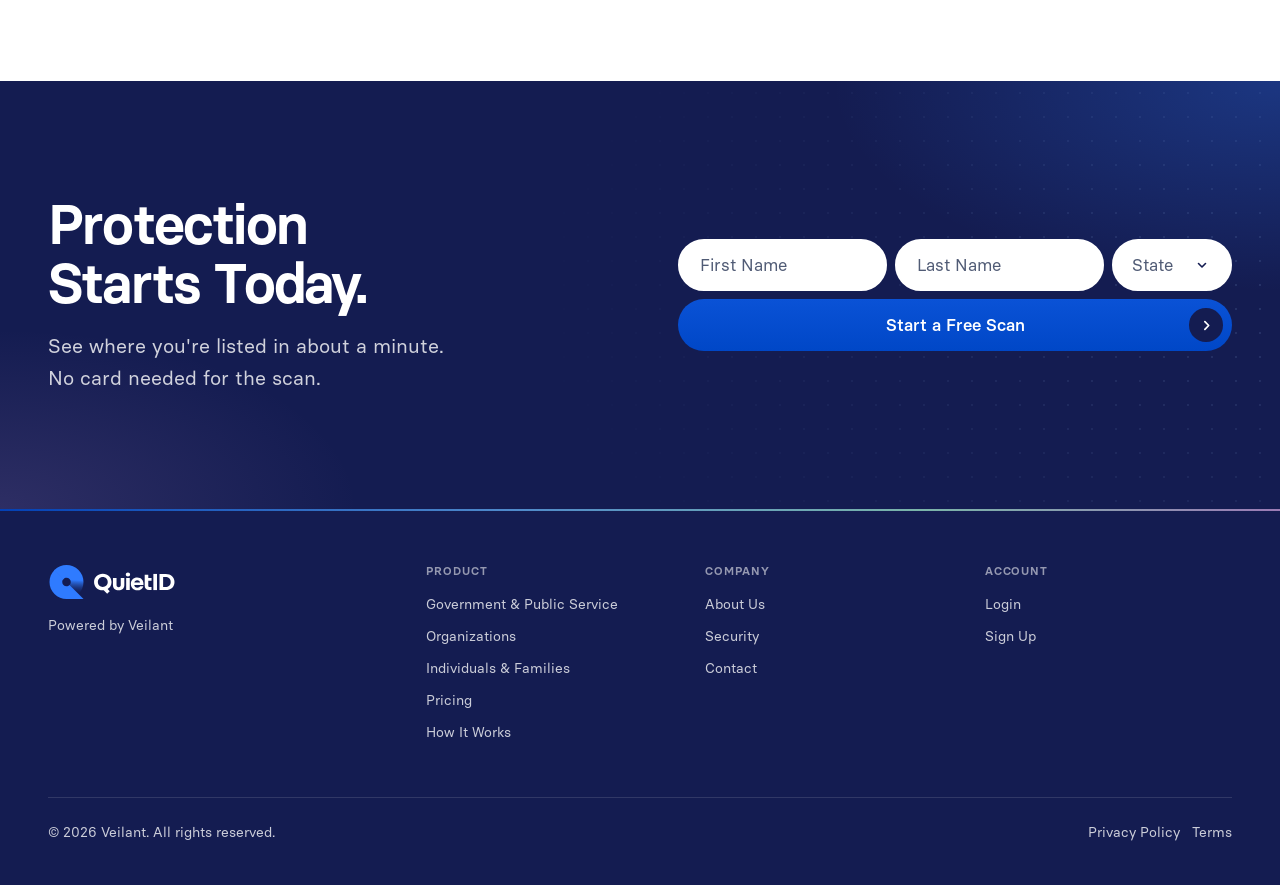
<file: plans-individuals.html>
<!doctype html>
<html lang="en">
<head>
  <meta charset="utf-8">
  <script>document.documentElement.classList.add("qid-js")</script>
  <meta name="viewport" content="width=device-width, initial-scale=1">
  <title>QuietID for individuals and families</title>
  <meta name="description" content="Remove your personal information from data broker and people-search sites, for yourself or your whole household. Start with a free scan. 100% U.S.-based data, personnel, and ownership, built by Veilant.">
  <link rel="icon" href="assets/img/favicon.ico" sizes="any">
  <link rel="icon" href="assets/img/favicon.svg" type="image/svg+xml">
  <link rel="apple-touch-icon" href="assets/img/apple-touch-icon.png">
  <link rel="manifest" href="site.webmanifest">
  <link rel="stylesheet" href="assets/css/quietid.css">
</head>
<body>
<a class="qid-skip" href="#main">Skip to content</a>
<svg xmlns="http://www.w3.org/2000/svg" style="display:none"><symbol id="i-home" viewBox="0 0 24 24" fill="none" stroke="currentColor" stroke-width="1.75" stroke-linecap="round" stroke-linejoin="round"><path d="M3.5 10.5 12 4l8.5 6.5"/><path d="M5.5 9v10.5h4.5v-5.5h4v5.5h4.5V9"/></symbol><symbol id="i-phone" viewBox="0 0 24 24" fill="none" stroke="currentColor" stroke-width="1.75" stroke-linecap="round" stroke-linejoin="round"><rect x="6.5" y="2.75" width="11" height="18.5" rx="2.25"/><path d="M10.5 17.75h3"/></symbol><symbol id="i-people" viewBox="0 0 24 24" fill="none" stroke="currentColor" stroke-width="1.75" stroke-linecap="round" stroke-linejoin="round"><circle cx="9" cy="8.5" r="3.25"/><path d="M3.25 19.5c.6-3.3 2.9-5 5.75-5s5.15 1.7 5.75 5"/><circle cx="16.75" cy="9.5" r="2.5"/><path d="M15.5 14.6c2.6-.3 4.6 1.2 5.25 4.4"/></symbol><symbol id="i-cake" viewBox="0 0 24 24" fill="none" stroke="currentColor" stroke-width="1.75" stroke-linecap="round" stroke-linejoin="round"><rect x="4" y="11" width="16" height="9" rx="1.5"/><path d="M4 15c2 1.3 4 1.3 6 0s4-1.3 6 0 3 1 4 .5"/><path d="M12 11V8"/><path d="M12 4.5c.9.9.9 2 0 2.9-.9-.9-.9-2 0-2.9Z"/></symbol><symbol id="i-brief" viewBox="0 0 24 24" fill="none" stroke="currentColor" stroke-width="1.75" stroke-linecap="round" stroke-linejoin="round"><rect x="3.5" y="7.5" width="17" height="12" rx="1.75"/><path d="M9 7.5V5.75c0-.7.55-1.25 1.25-1.25h3.5c.7 0 1.25.55 1.25 1.25V7.5"/><path d="M3.5 12.5h17"/></symbol><symbol id="i-find" viewBox="0 0 24 24" fill="none" stroke="currentColor" stroke-width="1.75" stroke-linecap="round" stroke-linejoin="round"><circle cx="10.5" cy="10.5" r="6.25"/><path d="m15.25 15.25 5 5"/><path d="M10.5 7.25a3.25 3.25 0 0 1 3.25 3.25"/></symbol><symbol id="i-remove" viewBox="0 0 24 24" fill="none" stroke="currentColor" stroke-width="1.75" stroke-linecap="round" stroke-linejoin="round"><rect x="4" y="3.75" width="13" height="16.5" rx="1.75"/><path d="M7.5 8.5h6M7.5 12h3"/><circle cx="17.5" cy="17.5" r="3.75" fill="var(--qid-icon-bg, #fff)"/><path d="m16 16 3 3m0-3-3 3"/></symbol><symbol id="i-monitor" viewBox="0 0 24 24" fill="none" stroke="currentColor" stroke-width="1.75" stroke-linecap="round" stroke-linejoin="round"><path d="M2.75 12S6 5.75 12 5.75 21.25 12 21.25 12 18 18.25 12 18.25 2.75 12 2.75 12Z"/><circle cx="12" cy="12" r="3"/></symbol><symbol id="i-report" viewBox="0 0 24 24" fill="none" stroke="currentColor" stroke-width="1.75" stroke-linecap="round" stroke-linejoin="round"><path d="M4 4v16h16"/><path d="M8 9.5l3.5 3 3-2.5 4.5 5"/><path d="M15.5 15h3.5v-3.5"/></symbol><symbol id="i-exec" viewBox="0 0 24 24" fill="none" stroke="currentColor" stroke-width="1.75" stroke-linecap="round" stroke-linejoin="round"><circle cx="12" cy="7.5" r="3.5"/><path d="M5 20c.8-4 3.6-6 7-6s6.2 2 7 6"/><path d="m12 14 1 2.5-1 3.5-1-3.5z"/></symbol><symbol id="i-shield" viewBox="0 0 24 24" fill="none" stroke="currentColor" stroke-width="1.75" stroke-linecap="round" stroke-linejoin="round"><path d="M12 3.25 19 6v5.25c0 4.4-2.9 8-7 9.5-4.1-1.5-7-5.1-7-9.5V6z"/><path d="m9 12 2.25 2.25L15.25 10"/></symbol><symbol id="i-family" viewBox="0 0 24 24" fill="none" stroke="currentColor" stroke-width="1.75" stroke-linecap="round" stroke-linejoin="round"><circle cx="7.5" cy="8" r="2.5"/><circle cx="16.5" cy="8" r="2.5"/><circle cx="12" cy="13" r="2"/><path d="M3.5 19c.4-2.8 1.9-4.5 4-4.5M20.5 19c-.4-2.8-1.9-4.5-4-4.5M8.75 20c.4-1.9 1.6-3 3.25-3s2.85 1.1 3.25 3"/></symbol><symbol id="i-radar" viewBox="0 0 24 24" fill="none" stroke="currentColor" stroke-width="1.75" stroke-linecap="round" stroke-linejoin="round"><circle cx="12" cy="12" r="8.25"/><circle cx="12" cy="12" r="4"/><path d="M12 12 17.8 6.2"/><circle cx="15.5" cy="14.5" r=".9" fill="currentColor"/></symbol><symbol id="i-lock" viewBox="0 0 24 24" fill="none" stroke="currentColor" stroke-width="1.75" stroke-linecap="round" stroke-linejoin="round"><rect x="5" y="10.5" width="14" height="10" rx="1.75"/><path d="M8.5 10.5V7.75a3.5 3.5 0 0 1 7 0v2.75"/><path d="M12 14.5v2.5"/></symbol><symbol id="i-building" viewBox="0 0 24 24" fill="none" stroke="currentColor" stroke-width="1.75" stroke-linecap="round" stroke-linejoin="round"><path d="M4.5 20.5V5.25c0-.7.55-1.25 1.25-1.25h7.5c.7 0 1.25.55 1.25 1.25V20.5"/><path d="M14.5 9.5h3.75c.7 0 1.25.55 1.25 1.25v9.75"/><path d="M3 20.5h18M8 8h3M8 11.5h3M8 15h3"/></symbol><symbol id="i-flag" viewBox="0 0 24 24" fill="none" stroke="currentColor" stroke-width="1.75" stroke-linecap="round" stroke-linejoin="round"><path d="M5 21V4"/><path d="M5 4.5h11.5l-2 4 2 4H5"/></symbol><symbol id="i-capitol" viewBox="0 0 24 24" fill="none" stroke="currentColor" stroke-width="1.75" stroke-linecap="round" stroke-linejoin="round"><path d="M3.5 20.5h17M5 20.5v-7M9.5 20.5v-7M14.5 20.5v-7M19 20.5v-7M4 13.5h16"/><path d="M6 13.5a6 5 0 0 1 12 0"/><path d="M12 8.5V4.5M12 4.5h2.5"/></symbol><symbol id="i-analyst" viewBox="0 0 24 24" fill="none" stroke="currentColor" stroke-width="1.75" stroke-linecap="round" stroke-linejoin="round"><circle cx="9" cy="8" r="3.25"/><path d="M3.5 19.5c.6-3.3 2.8-5 5.5-5 1.4 0 2.6.4 3.6 1.2"/><circle cx="17" cy="16" r="3"/><path d="m19.2 18.2 2.3 2.3"/></symbol><symbol id="i-bell" viewBox="0 0 24 24" fill="none" stroke="currentColor" stroke-width="1.75" stroke-linecap="round" stroke-linejoin="round"><path d="M6 16.5V11a6 6 0 0 1 12 0v5.5l1.5 2h-15z"/><path d="M10 20.5a2 2 0 0 0 4 0"/></symbol><symbol id="i-users" viewBox="0 0 24 24" fill="none" stroke="currentColor" stroke-width="1.75" stroke-linecap="round" stroke-linejoin="round"><rect x="3.5" y="4" width="17" height="16" rx="1.75"/><path d="M3.5 8.5h17"/><path d="M7 12.5h4M7 16h7"/><circle cx="16.5" cy="14" r="1.6"/></symbol><symbol id="i-mail" viewBox="0 0 24 24" fill="none" stroke="currentColor" stroke-width="1.75" stroke-linecap="round" stroke-linejoin="round"><rect x="3.25" y="5.5" width="17.5" height="13" rx="1.75"/><path d="m3.75 7 8.25 6 8.25-6"/></symbol><symbol id="i-chat" viewBox="0 0 24 24" fill="none" stroke="currentColor" stroke-width="1.75" stroke-linecap="round" stroke-linejoin="round"><path d="M4 5.75C4 5.05 4.55 4.5 5.25 4.5h13.5c.7 0 1.25.55 1.25 1.25v9.5c0 .7-.55 1.25-1.25 1.25H10l-4.5 3.5V16.5H5.25C4.55 16.5 4 15.95 4 15.25z"/><path d="M8.5 9.5h7M8.5 12.5h4.5"/></symbol><symbol id="i-key" viewBox="0 0 24 24" fill="none" stroke="currentColor" stroke-width="1.75" stroke-linecap="round" stroke-linejoin="round"><circle cx="8" cy="15" r="4"/><path d="m10.9 12.1 8.6-8.6M16.5 6.5l2.5 2.5M14 9l2 2"/></symbol></svg>

<header class="qid-header qid-header--overlay" data-menu="closed" data-feedback="ind-header">
  <div class="qid-wrap qid-header__bar">
    <a class="qid-header__logo" href="index.html" aria-label="QuietID home">
      <img src="assets/img/QuietID_Logo_BlueWhite_Web.svg" alt="QuietID" width="136" height="37">
    </a>
    <button class="qid-menu-toggle" type="button" aria-expanded="false" aria-controls="qid-nav">
      <span></span><span></span><span></span><span class="qid-visually-hidden">Menu</span>
    </button>
    <nav class="qid-nav" id="qid-nav" aria-label="Main">
      <div class="qid-nav__group is-current" data-open="false">
        <button class="qid-nav__parent" type="button" aria-expanded="false" aria-controls="qid-plans-menu">Who We Protect</button>
        <ul class="qid-nav__menu" id="qid-plans-menu">
          <li><a href="government.html">Government &amp; Public Service</a></li>
          <li><a href="plans-enterprise.html">Organizations</a></li>
          <li><a href="plans-individuals.html" aria-current="page">Individuals &amp; Families</a></li>
        </ul>
      </div>
      <a href="pricing.html">Pricing</a>
      <a href="how-it-works.html">How It Works</a>
      <a href="about.html">About Us</a>
    </nav>
    <div class="qid-header__actions">
      <a class="qid-btn qid-btn--ghost" href="login.html">Login</a>
      <a class="qid-btn qid-btn--primary" href="pricing.html">Sign Up</a>
    </div>
  </div>
</header>

<main id="main">

  <!-- INDIV-1 HERO -->
  <section class="qid-page-hero qid-page-hero--image" aria-labelledby="page-title" data-feedback="ind-hero">
    <div class="qid-page-hero__media" aria-hidden="true"><picture><source srcset="assets/img/photos/individuals-hero.webp" type="image/webp"><img src="assets/img/photos/individuals-hero.jpg" alt="" width="2560" height="1851" style="object-position: center 20%" fetchpriority="high"></picture></div>
    <div class="qid-wrap qid-page-hero__grid">
      <div>
        <p class="qid-eyebrow">Individuals &amp; Families</p>
        <h1 id="page-title">Privacy for You and the People You Live With.</h1>
        <p class="qid-page-hero__lede">QuietID removes your personal information from data broker and people-search sites, then keeps checking so it stays&nbsp;off. Cover yourself, or your whole household on one&nbsp;plan.</p>
        <form class="qid-scan" action="signup.html" method="get">
          <div class="qid-scan__fields">
            <label><span class="qid-visually-hidden">First Name</span><input name="first" autocomplete="given-name" placeholder="First Name" required></label>
            <label><span class="qid-visually-hidden">Last Name</span><input name="last" autocomplete="family-name" placeholder="Last Name" required></label>
            <label><span class="qid-visually-hidden">State</span>
              <select name="state" autocomplete="address-level1" required>
                <option value="">State</option>
                <option>AL</option><option>AK</option><option>AZ</option><option>AR</option><option>CA</option><option>CO</option><option>CT</option><option>DC</option><option>DE</option><option>FL</option><option>GA</option><option>HI</option><option>ID</option><option>IL</option><option>IN</option><option>IA</option><option>KS</option><option>KY</option><option>LA</option><option>ME</option><option>MD</option><option>MA</option><option>MI</option><option>MN</option><option>MS</option><option>MO</option><option>MT</option><option>NE</option><option>NV</option><option>NH</option><option>NJ</option><option>NM</option><option>NY</option><option>NC</option><option>ND</option><option>OH</option><option>OK</option><option>OR</option><option>PA</option><option>RI</option><option>SC</option><option>SD</option><option>TN</option><option>TX</option><option>UT</option><option>VT</option><option>VA</option><option>WA</option><option>WV</option><option>WI</option><option>WY</option>
              </select>
            </label>
          </div>
          <button class="qid-btn qid-btn--primary qid-btn--block" type="submit">Start a Free Scan</button>
          <p class="qid-scan__note">See where you're listed in about a minute. No card needed for the scan.</p>
        </form>
      </div>
      <aside class="qid-hero-card" aria-labelledby="takedown-title">
        <h2 id="takedown-title">What We Remove</h2>
        <ul>
          <li><svg class="qid-icon" aria-hidden="true"><use href="#i-home"/></svg>Home addresses, current and past</li>
          <li><svg class="qid-icon" aria-hidden="true"><use href="#i-phone"/></svg>Phone numbers and email</li>
          <li><svg class="qid-icon" aria-hidden="true"><use href="#i-people"/></svg>Relatives and household members</li>
          <li><svg class="qid-icon" aria-hidden="true"><use href="#i-cake"/></svg>Age, birthday, and employer</li>
        </ul>
      </aside>
    </div>
  </section>

  <!-- INDIV-4 FAMILY -->
  <section class="qid-section" aria-labelledby="family-title" data-feedback="ind-family">
    <div class="qid-wrap qid-split">
      <div class="qid-split__copy">
        <h2 id="family-title">One Plan. A&nbsp;Dashboard for Everyone.</h2>
        <p>Household members often show up on each other's listings. Family covers everyone together, so a removal for one person doesn't leave the rest exposed.</p>
        <ul class="qid-checks">
          <li>Each person gets their own scan, removals, and Risk Score from day one</li>
          <li>One account holder manages billing and invitations</li>
          <li>Add, remove, or swap people as your household changes</li>
        </ul>
      </div>
      <div class="qid-layered">
        <div class="qid-photo-wrap"><figure class="qid-photo"><picture><source srcset="assets/img/photos/individuals-one-plan.webp" type="image/webp"><img src="assets/img/photos/individuals-one-plan.jpg" alt="A couple on their couch looking at a laptop together" width="2400" height="1991" loading="lazy" decoding="async" style="object-position:31% center"></picture><div class="qid-scanline"></div></figure><div class="qid-callout qid-callout--tr" aria-hidden="true"><span class="qid-callout__icon"><svg class="qid-icon" aria-hidden="true"><use href="#i-find"/></svg></span><span><strong>Scanning Household</strong><small>2 profiles · 38 of 52 sites checked</small><span class="qid-callout__bar" style="--p:73%"><i></i></span></span><span class="qid-chip qid-chip--live">Live</span></div></div>
      <figure class="qid-mock" aria-label="Example household dashboard">
        <div class="qid-dash__bar"><img src="assets/img/QuietID_Mark_White_Web.svg" alt="" width="24" height="24" loading="lazy" decoding="async">Ellis Household<span>Sample data</span></div>
        <ul class="qid-people">
          <li class="qid-person"><span class="qid-person__avatar" aria-hidden="true">JE</span><span><span class="qid-person__name">Jordan Ellis</span><span class="qid-person__meta"> · 41 removed, 2 in progress</span></span><span class="qid-person__score"><strong data-count-from="82" data-count-to="14">14</strong><span>Risk Score</span></span></li>
          <li class="qid-person"><span class="qid-person__avatar" aria-hidden="true">ME</span><span><span class="qid-person__name">Morgan Ellis</span><span class="qid-person__meta"> · 33 removed, 4 in progress</span></span><span class="qid-person__score"><strong data-count-from="76" data-count-to="21">21</strong><span>Risk Score</span></span></li>
          <li class="qid-person"><span class="qid-person__avatar" aria-hidden="true">KE</span><span><span class="qid-person__name">Kay Ellis</span><span class="qid-person__meta"> · 12 removed</span></span><span class="qid-person__score"><strong data-count-from="58" data-count-to="9">9</strong><span>Risk Score</span></span></li>
          <li class="qid-person"><span class="qid-person__avatar" aria-hidden="true">RE</span><span><span class="qid-person__name">Ray Ellis</span><span class="qid-person__meta"> · Scan in progress</span></span><span class="qid-person__score"><strong data-count-from="0" data-count-to="64">64</strong><span>Risk Score</span></span></li>
        </ul>
        <figcaption>Sample household. Names and scores are illustrative.</figcaption>
      </figure>
      </div>
    </div>
  </section>

  <!-- INDIV-3 WHAT WE REMOVE -->
  <section class="qid-section qid-section--gray" aria-labelledby="remove-title" data-feedback="ind-remove">
    <div class="qid-wrap">
      <div class="qid-section__head">
        <h2 id="remove-title">What QuietID Removes.</h2>
        <p>We go after the details that make you easy to find, contact, or impersonate.</p>
      </div>
      <ul class="qid-features">
        <li class="qid-feature"><span class="qid-step__icon"><svg class="qid-icon" aria-hidden="true"><use href="#i-home"/></svg></span><h3>Home Addresses</h3><p>Where you live now, and previous residences.</p></li>
        <li class="qid-feature"><span class="qid-step__icon"><svg class="qid-icon" aria-hidden="true"><use href="#i-phone"/></svg></span><h3>Phone Numbers</h3><p>Cell and landline numbers tied to your name.</p></li>
        <li class="qid-feature"><span class="qid-step__icon"><svg class="qid-icon" aria-hidden="true"><use href="#i-mail"/></svg></span><h3>Email Addresses</h3><p>Personal and work addresses listed on broker profiles.</p></li>
        <li class="qid-feature"><span class="qid-step__icon"><svg class="qid-icon" aria-hidden="true"><use href="#i-people"/></svg></span><h3>Relatives</h3><p>Family members and housemates linked to your profile.</p></li>
        <li class="qid-feature"><span class="qid-step__icon"><svg class="qid-icon" aria-hidden="true"><use href="#i-cake"/></svg></span><h3>Age and Birthday</h3><p>Details often used to answer security questions.</p></li>
        <li class="qid-feature"><span class="qid-step__icon"><svg class="qid-icon" aria-hidden="true"><use href="#i-brief"/></svg></span><h3>Employer</h3><p>Where you work and your job title.</p></li>
      </ul>
    </div>
  </section>

  <!-- INDIV-5 INCLUDED -->
  <section class="qid-section" aria-labelledby="included-title" data-feedback="ind-included">
    <div class="qid-wrap qid-split">
      <div class="qid-split__copy">
        <h2 id="included-title">Everything You Need to Stay Off the Market.</h2>
        <p>Every plan includes the full set of tools. No add-ons, no upgrades.</p>
      </div>
      <ul class="qid-checks">
        <li><strong>Continuous Monitoring</strong><span>We re-scan and file again when your data reappears.</span></li>
        <li><strong>Removal Tracking</strong><span>See requests in progress and removed.</span></li>
        <li><strong>Risk Score</strong><span>One number that shows how exposed you are, updated as removals clear.</span></li>
        <li><strong>Alerts</strong><span>We tell you when your details show up somewhere new.</span></li>
        <li><strong>Your Data Stays Yours</strong><span>We use your details only to find and remove listings. We never sell them.</span></li>
      </ul>
    </div>
  </section>

  <!-- INDIV-2 PLANS -->
  <section class="qid-section qid-section--gray" aria-labelledby="plans-title" data-feedback="ind-plans">
    <div class="qid-wrap">
      <div class="qid-section__head">
        <h2 id="plans-title">Choose Your Coverage.</h2>
        <p>All three plans include every feature. Duo and Family simply cover more people.</p>
      </div>
      <div class="qid-plans">
        <article class="qid-plan qid-plan--ind">
          <span class="qid-plan__chip"><svg class="qid-icon" aria-hidden="true"><use href="#i-exec"/></svg></span>
          <h3>Individual</h3>
          <p class="qid-plan__who">One person, one dashboard.</p>
          <p class="qid-plan__price"><strong><span class="qid-tbd">$00</span></strong> a month</p>
          <ul><li>Unlimited scans and removal requests</li><li>Continuous monitoring</li><li>Risk Score and reports</li><li>Alerts when your data reappears</li></ul>
          <a class="qid-btn qid-btn--primary" href="signup.html?plan=individual">Sign Up</a>
        </article>
        <article class="qid-plan qid-plan--duo">
          <span class="qid-plan__chip"><svg class="qid-icon" aria-hidden="true"><use href="#i-people"/></svg></span>
          <h3>Duo</h3>
          <p class="qid-plan__who">Two people, two dashboards.</p>
          <p class="qid-plan__price"><strong><span class="qid-tbd">$00</span></strong> a month</p>
          <ul><li>Everything in Individual</li><li>A separate dashboard for each person</li><li>One account holder manages billing</li><li>Swap your second person anytime</li></ul>
          <a class="qid-btn qid-btn--primary" href="signup.html?plan=duo">Sign Up</a>
        </article>
        <article class="qid-plan qid-plan--fam">
          <span class="qid-plan__chip"><svg class="qid-icon" aria-hidden="true"><use href="#i-family"/></svg></span>
          <h3>Family</h3>
          <p class="qid-plan__who">Up to 5 people in one household.</p>
          <p class="qid-plan__price"><strong><span class="qid-tbd">$00</span></strong> a month</p>
          <ul><li>Everything in Individual</li><li>A separate dashboard for each person</li><li>One account holder manages billing</li><li>Add or swap people anytime</li></ul>
          <a class="qid-btn qid-btn--primary" href="signup.html?plan=family">Sign Up</a>
        </article>
      </div>
      <p class="qid-plans__all"><a href="pricing.html">See full pricing</a></p>
    </div>
  </section>

  <!-- INDIV-6 FAQ -->
  <section class="qid-section" aria-labelledby="faq-title" data-feedback="ind-faq">
    <div class="qid-wrap qid-faq-grid">
      <div>
        <h2 id="faq-title">Questions About Plans.</h2>
        <p>Something else on your mind? <a href="about.html#contact">Contact us</a>.</p>
      </div>
      <div class="qid-faq">
        <details><summary>What's the difference between the plans?</summary><p>Coverage. All three include every feature. Individual covers one person, Duo covers two, and Family covers up to 5 people in one household, each with their own dashboard, on one bill.</p></details>
        <details><summary>Can I start with Individual and upgrade later?</summary><p>Yes. Upgrade from your account settings and invite the people you want to add.</p></details>
        <details><summary>What information do I need to provide?</summary><p>Your name, address, phone numbers, and email. The more we have, the more listings we can match and remove.</p></details>
        <details><summary>Is the free scan really free?</summary><p>Yes. The scan shows where you're listed, with no card required. You only pay if you choose a plan to remove the listings.</p></details>
      </div>
    </div>
  </section>

    <section class="qid-section qid-close" aria-labelledby="close-title" data-feedback="ind-closing-cta">
    <div class="qid-wrap qid-close__grid">
      <div>
        <h2 id="close-title">Protection Starts Today.</h2>
        <p class="qid-close__sub">See where you're listed in about a minute.<br>No card needed for the scan.</p>
      </div>
      <form class="qid-scan" action="signup.html" method="get">
          <div class="qid-scan__fields">
            <label><span class="qid-visually-hidden">First Name</span><input name="first" autocomplete="given-name" placeholder="First Name" required></label>
            <label><span class="qid-visually-hidden">Last Name</span><input name="last" autocomplete="family-name" placeholder="Last Name" required></label>
            <label><span class="qid-visually-hidden">State</span>
              <select name="state" autocomplete="address-level1" required>
                <option value="">State</option>
                <option>AL</option><option>AK</option><option>AZ</option><option>AR</option><option>CA</option><option>CO</option><option>CT</option><option>DC</option><option>DE</option><option>FL</option><option>GA</option><option>HI</option><option>ID</option><option>IL</option><option>IN</option><option>IA</option><option>KS</option><option>KY</option><option>LA</option><option>ME</option><option>MD</option><option>MA</option><option>MI</option><option>MN</option><option>MS</option><option>MO</option><option>MT</option><option>NE</option><option>NV</option><option>NH</option><option>NJ</option><option>NM</option><option>NY</option><option>NC</option><option>ND</option><option>OH</option><option>OK</option><option>OR</option><option>PA</option><option>RI</option><option>SC</option><option>SD</option><option>TN</option><option>TX</option><option>UT</option><option>VT</option><option>VA</option><option>WA</option><option>WV</option><option>WI</option><option>WY</option>
              </select>
            </label>
          </div>
          <button class="qid-btn qid-btn--primary qid-btn--block" type="submit">Start a Free Scan</button>
        </form>
    </div>
  </section>


</main>

<footer class="qid-footer" data-feedback="ind-footer">
  <div class="qid-wrap">
    <div class="qid-footer__top">
      <div>
        <img src="assets/img/QuietID_Logo_BlueWhite_Web.svg" alt="QuietID" width="125" height="34" loading="lazy" decoding="async">
        <p class="qid-footer__by">Powered by <a href="https://www.veilant.com">Veilant</a></p>
      </div>
      <div>
        <h2>Product</h2>
        <ul><li><a href="government.html">Government &amp; Public Service</a></li><li><a href="plans-enterprise.html">Organizations</a></li><li><a href="plans-individuals.html">Individuals &amp; Families</a></li><li><a href="pricing.html">Pricing</a></li><li><a href="how-it-works.html">How It Works</a></li></ul>
      </div>
      <div>
        <h2>Company</h2>
        <ul><li><a href="about.html">About Us</a></li><li><a href="about.html#security">Security</a></li><li><a href="about.html#contact">Contact</a></li></ul>
      </div>
      <div>
        <h2>Account</h2>
        <ul><li><a href="login.html">Login</a></li><li><a href="pricing.html">Sign Up</a></li></ul>
      </div>
    </div>
    <div class="qid-footer__legal">
      <p>&copy; 2026 Veilant. All rights reserved.</p>
      <p><a href="privacy.html">Privacy Policy</a> &nbsp; <a href="terms.html">Terms</a></p>
    </div>
  </div>
</footer>

<script src="assets/js/site.js" defer></script>
<script src="assets/js/hero-video.js" defer></script>
<script src="https://feedback.forth.agency/widget.js" data-project="quietid" async></script>
</body>
</html>
</file>
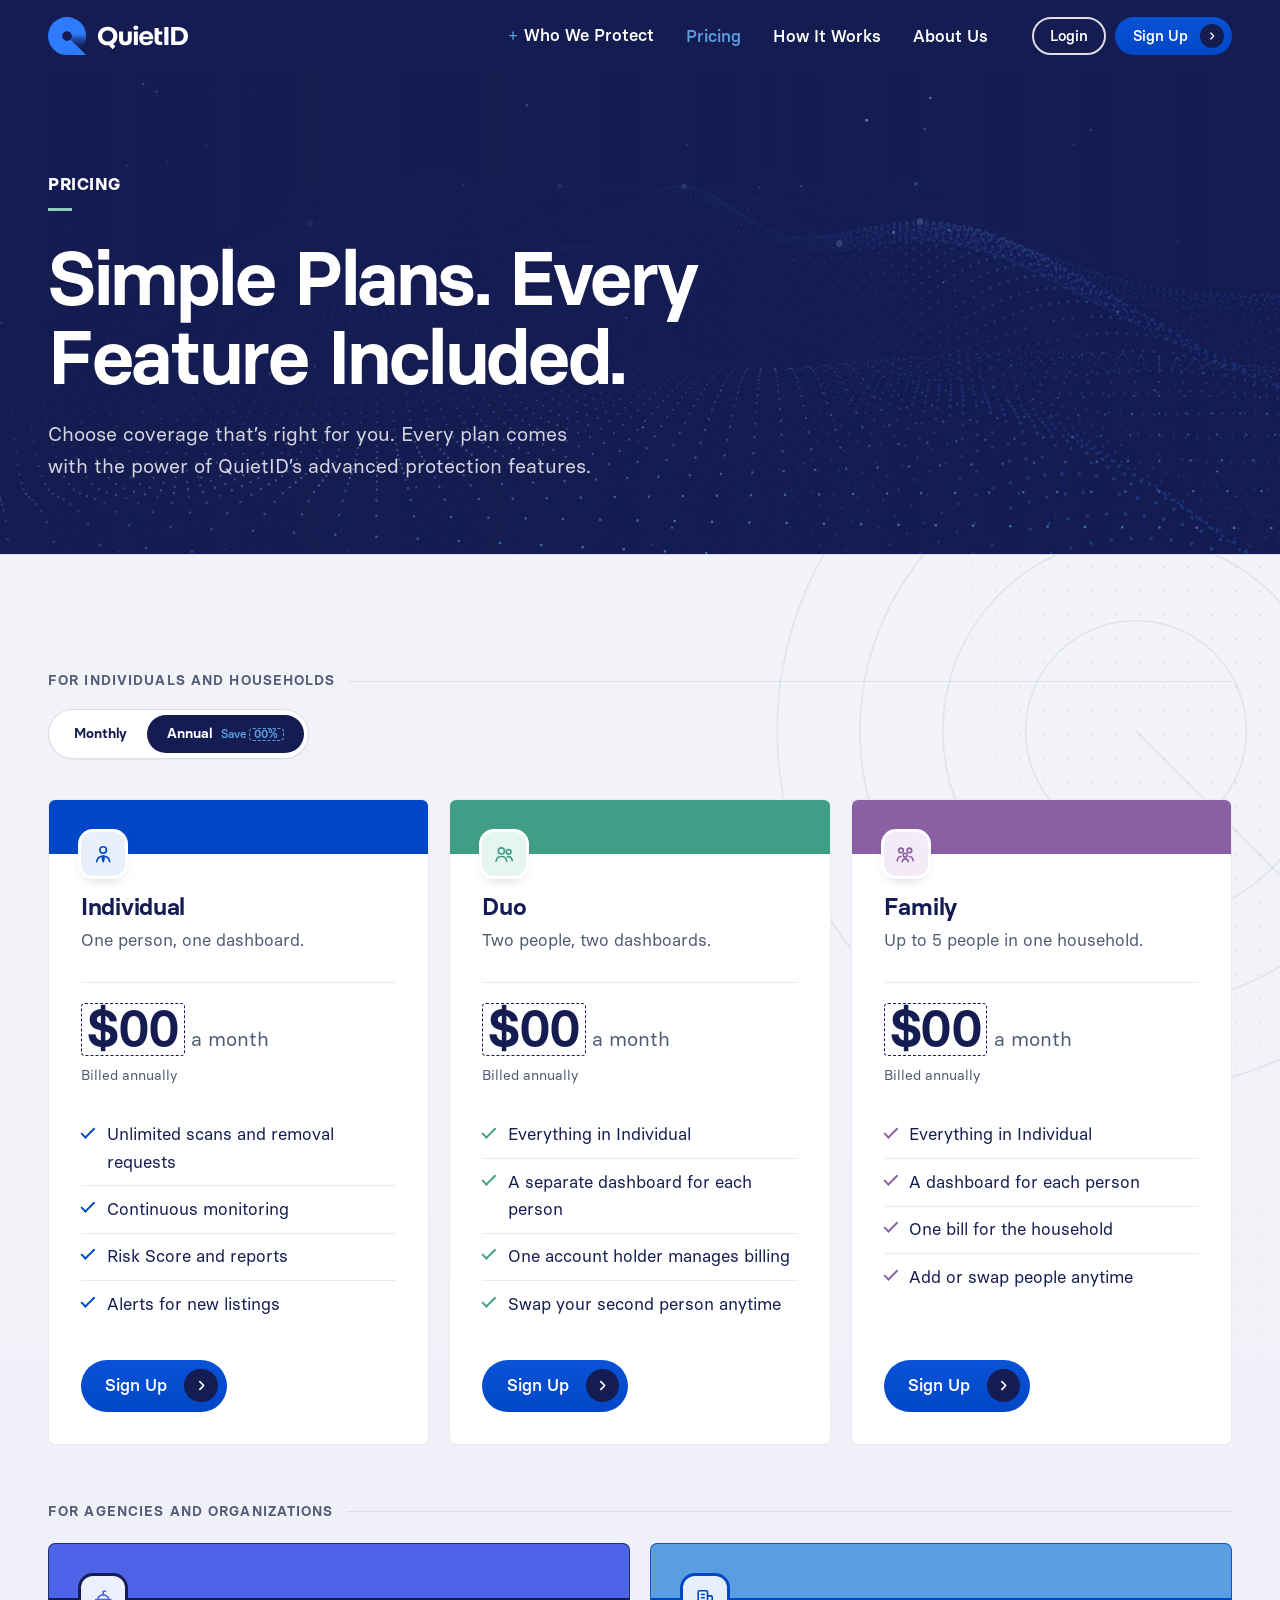
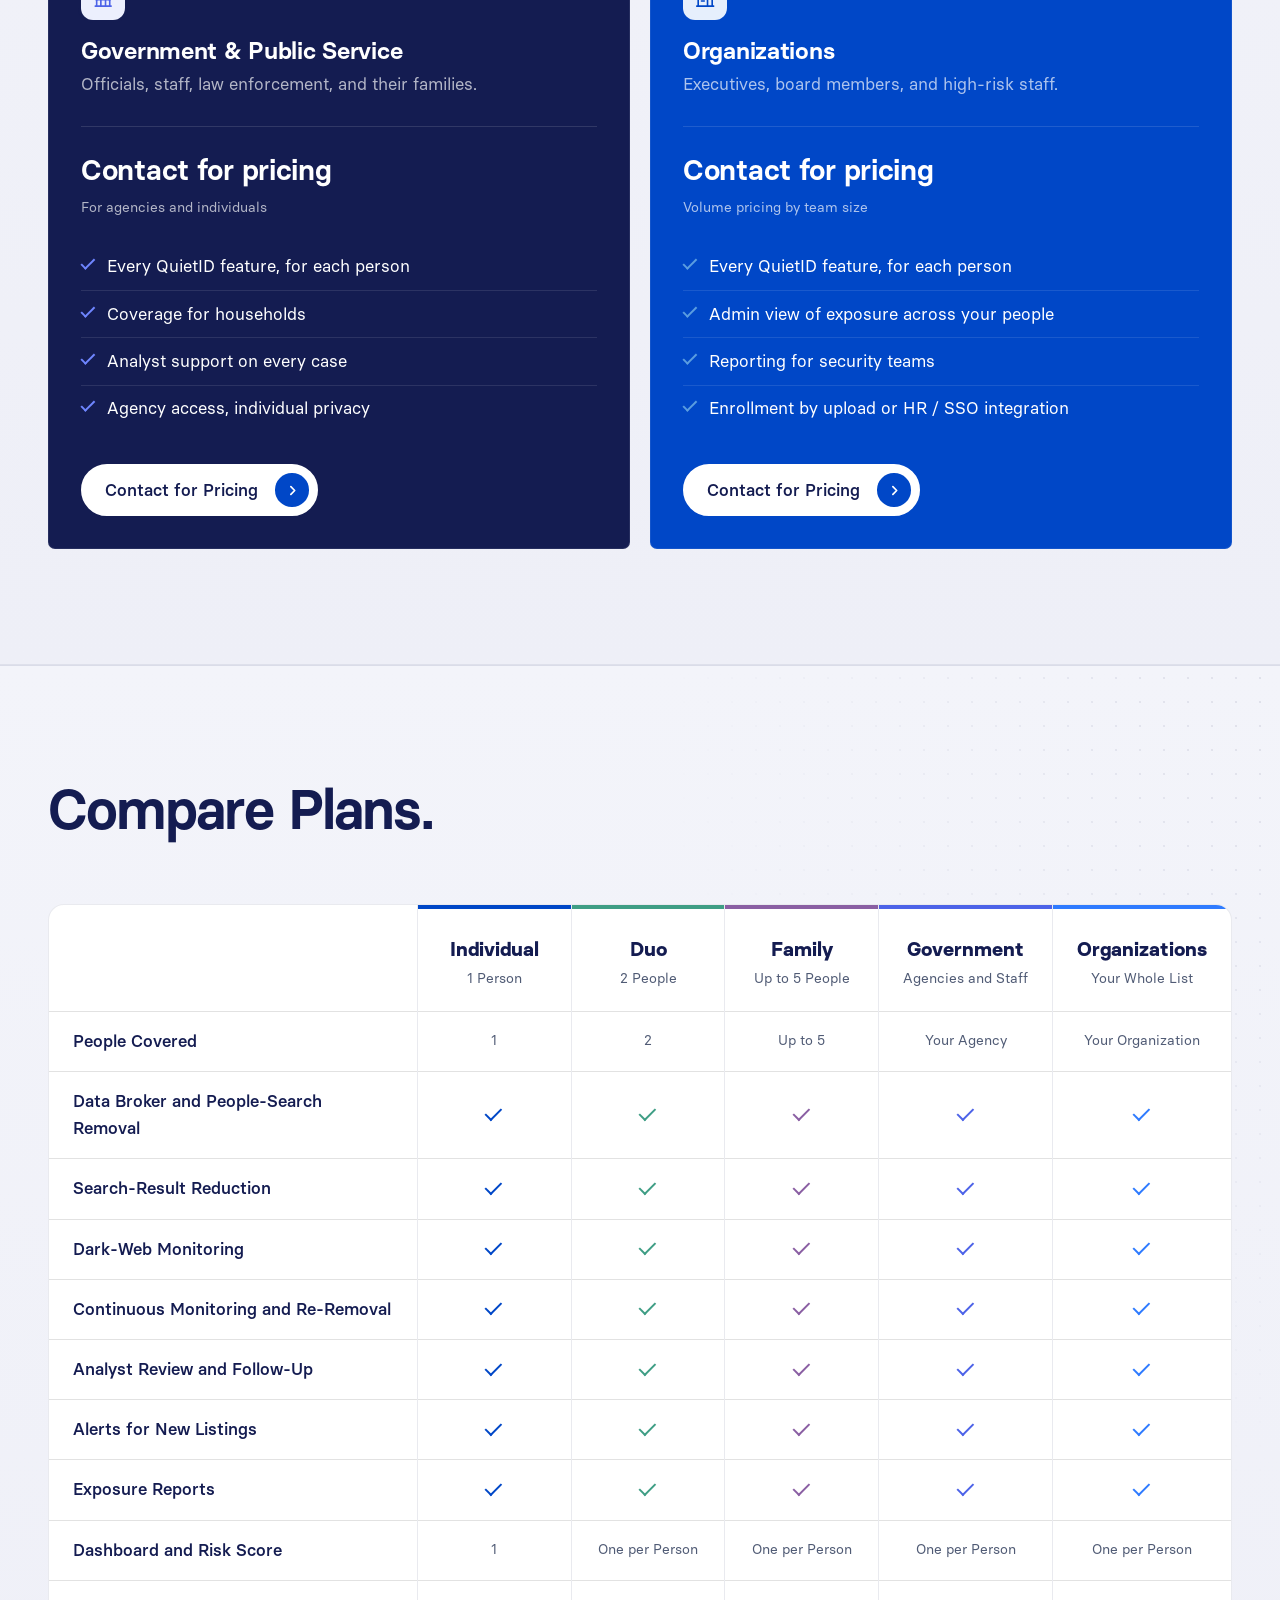
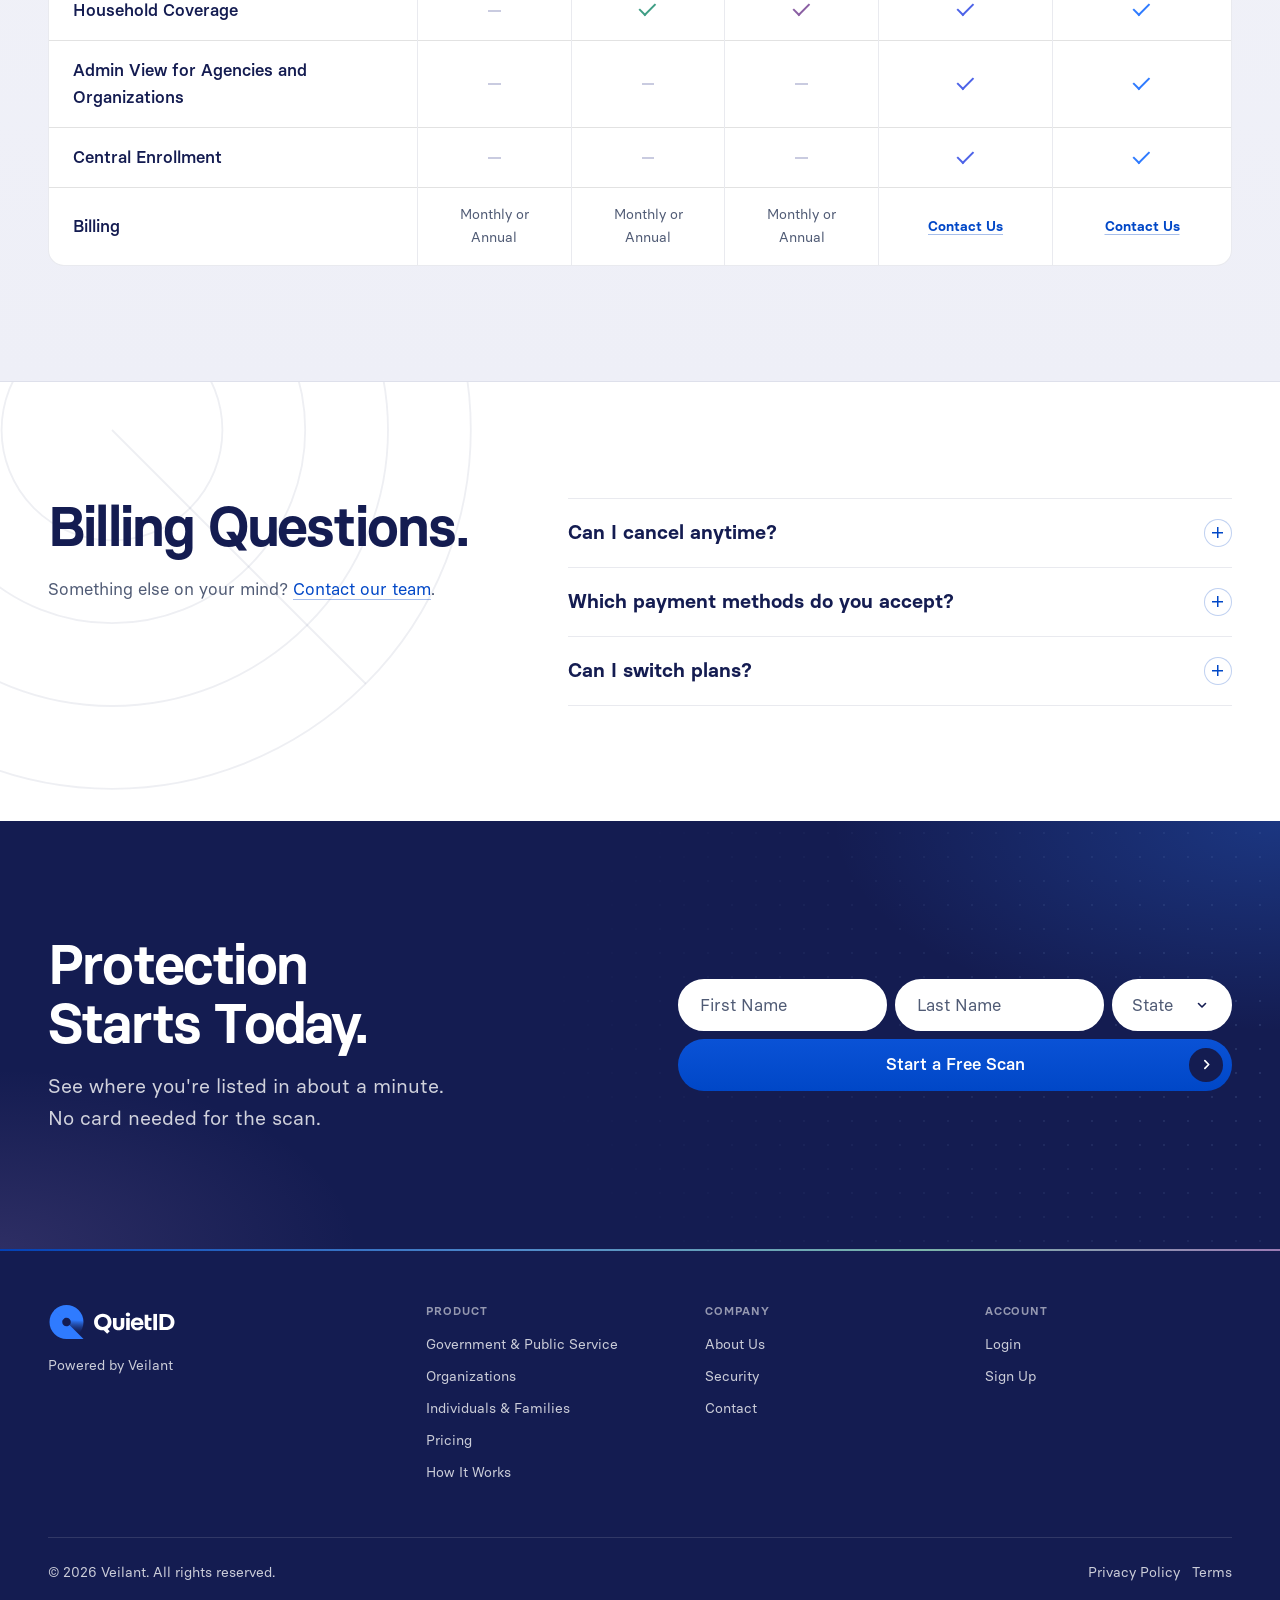
<file: pricing.html>
<!doctype html>
<html lang="en">
<head>
  <meta charset="utf-8">
  <script>document.documentElement.classList.add("qid-js")</script>
  <meta name="viewport" content="width=device-width, initial-scale=1">
  <title>QuietID pricing</title>
  <meta name="description" content="QuietID plans for government, organizations, individuals, and households. Every plan includes unlimited removals and continuous monitoring.">
  <link rel="icon" href="assets/img/favicon.ico" sizes="any">
  <link rel="icon" href="assets/img/favicon.svg" type="image/svg+xml">
  <link rel="apple-touch-icon" href="assets/img/apple-touch-icon.png">
  <link rel="manifest" href="site.webmanifest">
  <link rel="stylesheet" href="assets/css/quietid.css">
</head>
<body>
<a class="qid-skip" href="#main">Skip to content</a>
<svg xmlns="http://www.w3.org/2000/svg" style="display:none"><symbol id="i-home" viewBox="0 0 24 24" fill="none" stroke="currentColor" stroke-width="1.75" stroke-linecap="round" stroke-linejoin="round"><path d="M3.5 10.5 12 4l8.5 6.5"/><path d="M5.5 9v10.5h4.5v-5.5h4v5.5h4.5V9"/></symbol><symbol id="i-phone" viewBox="0 0 24 24" fill="none" stroke="currentColor" stroke-width="1.75" stroke-linecap="round" stroke-linejoin="round"><rect x="6.5" y="2.75" width="11" height="18.5" rx="2.25"/><path d="M10.5 17.75h3"/></symbol><symbol id="i-people" viewBox="0 0 24 24" fill="none" stroke="currentColor" stroke-width="1.75" stroke-linecap="round" stroke-linejoin="round"><circle cx="9" cy="8.5" r="3.25"/><path d="M3.25 19.5c.6-3.3 2.9-5 5.75-5s5.15 1.7 5.75 5"/><circle cx="16.75" cy="9.5" r="2.5"/><path d="M15.5 14.6c2.6-.3 4.6 1.2 5.25 4.4"/></symbol><symbol id="i-cake" viewBox="0 0 24 24" fill="none" stroke="currentColor" stroke-width="1.75" stroke-linecap="round" stroke-linejoin="round"><rect x="4" y="11" width="16" height="9" rx="1.5"/><path d="M4 15c2 1.3 4 1.3 6 0s4-1.3 6 0 3 1 4 .5"/><path d="M12 11V8"/><path d="M12 4.5c.9.9.9 2 0 2.9-.9-.9-.9-2 0-2.9Z"/></symbol><symbol id="i-brief" viewBox="0 0 24 24" fill="none" stroke="currentColor" stroke-width="1.75" stroke-linecap="round" stroke-linejoin="round"><rect x="3.5" y="7.5" width="17" height="12" rx="1.75"/><path d="M9 7.5V5.75c0-.7.55-1.25 1.25-1.25h3.5c.7 0 1.25.55 1.25 1.25V7.5"/><path d="M3.5 12.5h17"/></symbol><symbol id="i-find" viewBox="0 0 24 24" fill="none" stroke="currentColor" stroke-width="1.75" stroke-linecap="round" stroke-linejoin="round"><circle cx="10.5" cy="10.5" r="6.25"/><path d="m15.25 15.25 5 5"/><path d="M10.5 7.25a3.25 3.25 0 0 1 3.25 3.25"/></symbol><symbol id="i-remove" viewBox="0 0 24 24" fill="none" stroke="currentColor" stroke-width="1.75" stroke-linecap="round" stroke-linejoin="round"><rect x="4" y="3.75" width="13" height="16.5" rx="1.75"/><path d="M7.5 8.5h6M7.5 12h3"/><circle cx="17.5" cy="17.5" r="3.75" fill="var(--qid-icon-bg, #fff)"/><path d="m16 16 3 3m0-3-3 3"/></symbol><symbol id="i-monitor" viewBox="0 0 24 24" fill="none" stroke="currentColor" stroke-width="1.75" stroke-linecap="round" stroke-linejoin="round"><path d="M2.75 12S6 5.75 12 5.75 21.25 12 21.25 12 18 18.25 12 18.25 2.75 12 2.75 12Z"/><circle cx="12" cy="12" r="3"/></symbol><symbol id="i-report" viewBox="0 0 24 24" fill="none" stroke="currentColor" stroke-width="1.75" stroke-linecap="round" stroke-linejoin="round"><path d="M4 4v16h16"/><path d="M8 9.5l3.5 3 3-2.5 4.5 5"/><path d="M15.5 15h3.5v-3.5"/></symbol><symbol id="i-exec" viewBox="0 0 24 24" fill="none" stroke="currentColor" stroke-width="1.75" stroke-linecap="round" stroke-linejoin="round"><circle cx="12" cy="7.5" r="3.5"/><path d="M5 20c.8-4 3.6-6 7-6s6.2 2 7 6"/><path d="m12 14 1 2.5-1 3.5-1-3.5z"/></symbol><symbol id="i-shield" viewBox="0 0 24 24" fill="none" stroke="currentColor" stroke-width="1.75" stroke-linecap="round" stroke-linejoin="round"><path d="M12 3.25 19 6v5.25c0 4.4-2.9 8-7 9.5-4.1-1.5-7-5.1-7-9.5V6z"/><path d="m9 12 2.25 2.25L15.25 10"/></symbol><symbol id="i-family" viewBox="0 0 24 24" fill="none" stroke="currentColor" stroke-width="1.75" stroke-linecap="round" stroke-linejoin="round"><circle cx="7.5" cy="8" r="2.5"/><circle cx="16.5" cy="8" r="2.5"/><circle cx="12" cy="13" r="2"/><path d="M3.5 19c.4-2.8 1.9-4.5 4-4.5M20.5 19c-.4-2.8-1.9-4.5-4-4.5M8.75 20c.4-1.9 1.6-3 3.25-3s2.85 1.1 3.25 3"/></symbol><symbol id="i-radar" viewBox="0 0 24 24" fill="none" stroke="currentColor" stroke-width="1.75" stroke-linecap="round" stroke-linejoin="round"><circle cx="12" cy="12" r="8.25"/><circle cx="12" cy="12" r="4"/><path d="M12 12 17.8 6.2"/><circle cx="15.5" cy="14.5" r=".9" fill="currentColor"/></symbol><symbol id="i-lock" viewBox="0 0 24 24" fill="none" stroke="currentColor" stroke-width="1.75" stroke-linecap="round" stroke-linejoin="round"><rect x="5" y="10.5" width="14" height="10" rx="1.75"/><path d="M8.5 10.5V7.75a3.5 3.5 0 0 1 7 0v2.75"/><path d="M12 14.5v2.5"/></symbol><symbol id="i-building" viewBox="0 0 24 24" fill="none" stroke="currentColor" stroke-width="1.75" stroke-linecap="round" stroke-linejoin="round"><path d="M4.5 20.5V5.25c0-.7.55-1.25 1.25-1.25h7.5c.7 0 1.25.55 1.25 1.25V20.5"/><path d="M14.5 9.5h3.75c.7 0 1.25.55 1.25 1.25v9.75"/><path d="M3 20.5h18M8 8h3M8 11.5h3M8 15h3"/></symbol><symbol id="i-flag" viewBox="0 0 24 24" fill="none" stroke="currentColor" stroke-width="1.75" stroke-linecap="round" stroke-linejoin="round"><path d="M5 21V4"/><path d="M5 4.5h11.5l-2 4 2 4H5"/></symbol><symbol id="i-capitol" viewBox="0 0 24 24" fill="none" stroke="currentColor" stroke-width="1.75" stroke-linecap="round" stroke-linejoin="round"><path d="M3.5 20.5h17M5 20.5v-7M9.5 20.5v-7M14.5 20.5v-7M19 20.5v-7M4 13.5h16"/><path d="M6 13.5a6 5 0 0 1 12 0"/><path d="M12 8.5V4.5M12 4.5h2.5"/></symbol><symbol id="i-analyst" viewBox="0 0 24 24" fill="none" stroke="currentColor" stroke-width="1.75" stroke-linecap="round" stroke-linejoin="round"><circle cx="9" cy="8" r="3.25"/><path d="M3.5 19.5c.6-3.3 2.8-5 5.5-5 1.4 0 2.6.4 3.6 1.2"/><circle cx="17" cy="16" r="3"/><path d="m19.2 18.2 2.3 2.3"/></symbol><symbol id="i-bell" viewBox="0 0 24 24" fill="none" stroke="currentColor" stroke-width="1.75" stroke-linecap="round" stroke-linejoin="round"><path d="M6 16.5V11a6 6 0 0 1 12 0v5.5l1.5 2h-15z"/><path d="M10 20.5a2 2 0 0 0 4 0"/></symbol><symbol id="i-users" viewBox="0 0 24 24" fill="none" stroke="currentColor" stroke-width="1.75" stroke-linecap="round" stroke-linejoin="round"><rect x="3.5" y="4" width="17" height="16" rx="1.75"/><path d="M3.5 8.5h17"/><path d="M7 12.5h4M7 16h7"/><circle cx="16.5" cy="14" r="1.6"/></symbol><symbol id="i-mail" viewBox="0 0 24 24" fill="none" stroke="currentColor" stroke-width="1.75" stroke-linecap="round" stroke-linejoin="round"><rect x="3.25" y="5.5" width="17.5" height="13" rx="1.75"/><path d="m3.75 7 8.25 6 8.25-6"/></symbol><symbol id="i-chat" viewBox="0 0 24 24" fill="none" stroke="currentColor" stroke-width="1.75" stroke-linecap="round" stroke-linejoin="round"><path d="M4 5.75C4 5.05 4.55 4.5 5.25 4.5h13.5c.7 0 1.25.55 1.25 1.25v9.5c0 .7-.55 1.25-1.25 1.25H10l-4.5 3.5V16.5H5.25C4.55 16.5 4 15.95 4 15.25z"/><path d="M8.5 9.5h7M8.5 12.5h4.5"/></symbol><symbol id="i-key" viewBox="0 0 24 24" fill="none" stroke="currentColor" stroke-width="1.75" stroke-linecap="round" stroke-linejoin="round"><circle cx="8" cy="15" r="4"/><path d="m10.9 12.1 8.6-8.6M16.5 6.5l2.5 2.5M14 9l2 2"/></symbol></svg>

<header class="qid-header" data-menu="closed" data-feedback="pricing-header">
  <div class="qid-wrap qid-header__bar">
    <a class="qid-header__logo" href="index.html" aria-label="QuietID home">
      <img src="assets/img/QuietID_Logo_BlueWhite_Web.svg" alt="QuietID" width="136" height="37">
    </a>
    <button class="qid-menu-toggle" type="button" aria-expanded="false" aria-controls="qid-nav">
      <span></span><span></span><span></span><span class="qid-visually-hidden">Menu</span>
    </button>
    <nav class="qid-nav" id="qid-nav" aria-label="Main">
      <div class="qid-nav__group" data-open="false">
        <button class="qid-nav__parent" type="button" aria-expanded="false" aria-controls="qid-plans-menu">Who We Protect</button>
        <ul class="qid-nav__menu" id="qid-plans-menu">
          <li><a href="government.html">Government &amp; Public Service</a></li>
          <li><a href="plans-enterprise.html">Organizations</a></li>
          <li><a href="plans-individuals.html">Individuals &amp; Families</a></li>
        </ul>
      </div>
      <a href="pricing.html" aria-current="page">Pricing</a>
      <a href="how-it-works.html">How It Works</a>
      <a href="about.html">About Us</a>
    </nav>
    <div class="qid-header__actions">
      <a class="qid-btn qid-btn--ghost" href="login.html">Login</a>
      <a class="qid-btn qid-btn--primary" href="pricing.html">Sign Up</a>
    </div>
  </div>
</header>

<main id="main">

  <!-- PRICE-1 HERO -->
  <section class="qid-page-hero qid-page-hero--short qid-page-hero--field" aria-labelledby="page-title" data-feedback="pricing-hero">
    <div class="qid-wrap qid-page-hero__grid qid-page-hero__grid--single">
      <div>
        <p class="qid-eyebrow">Pricing</p>
        <h1 id="page-title">Simple Plans. Every Feature Included.</h1>
        <p class="qid-page-hero__lede">Choose coverage that&rsquo;s right for you. Every plan comes with the power of QuietID&rsquo;s advanced protection&nbsp;features.</p>
      </div>
    </div>
  </section>

  <!-- PRICE-2 CARDS -->
  <section class="qid-section qid-section--gray" aria-labelledby="plans-title" data-feedback="pricing-plans">
    <div class="qid-wrap">
      <h2 id="plans-title" class="qid-visually-hidden">Plans</h2>
      <p class="qid-plan-group">For individuals and households</p>
      <div class="qid-billing-row">
        <div class="qid-billing qid-billing--light" role="group" aria-label="Billing period" data-billing>
          <button type="button" aria-pressed="false" data-period="monthly">Monthly</button>
          <button type="button" aria-pressed="true" data-period="annual">Annual <small>Save <span class="qid-tbd">00%</span></small></button>
        </div>
      </div>
      <div class="qid-plans qid-plans--consumer">
        <article class="qid-plan qid-plan--ind">
          <span class="qid-plan__chip"><svg class="qid-icon" aria-hidden="true"><use href="#i-exec"/></svg></span>
          <h3>Individual</h3>
          <p class="qid-plan__who">One person, one dashboard.</p>
          <p class="qid-plan__price"><strong><span class="qid-tbd">$00</span></strong> a month</p>
          <span class="qid-price-period" data-period-label>Billed annually</span>
          <ul><li>Unlimited scans and removal requests</li><li>Continuous monitoring</li><li>Risk Score and reports</li><li>Alerts for new listings</li></ul>
          <a class="qid-btn qid-btn--primary" href="signup.html?plan=individual">Sign Up</a>
        </article>
        <article class="qid-plan qid-plan--duo">
          <span class="qid-plan__chip"><svg class="qid-icon" aria-hidden="true"><use href="#i-people"/></svg></span>
          <h3>Duo</h3>
          <p class="qid-plan__who">Two people, two dashboards.</p>
          <p class="qid-plan__price"><strong><span class="qid-tbd">$00</span></strong> a month</p>
          <span class="qid-price-period" data-period-label>Billed annually</span>
          <ul><li>Everything in Individual</li><li>A separate dashboard for each person</li><li>One account holder manages billing</li><li>Swap your second person anytime</li></ul>
          <a class="qid-btn qid-btn--primary" href="signup.html?plan=duo">Sign Up</a>
        </article>
        <article class="qid-plan qid-plan--fam">
          <span class="qid-plan__chip"><svg class="qid-icon" aria-hidden="true"><use href="#i-family"/></svg></span>
          <h3>Family</h3>
          <p class="qid-plan__who">Up to 5 people in one household.</p>
          <p class="qid-plan__price"><strong><span class="qid-tbd">$00</span></strong> a month</p>
          <span class="qid-price-period" data-period-label>Billed annually</span>
          <ul><li>Everything in Individual</li><li>A dashboard for each person</li><li>One bill for the household</li><li>Add or swap people anytime</li></ul>
          <a class="qid-btn qid-btn--primary" href="signup.html?plan=family">Sign Up</a>
        </article>
      </div>
      <p class="qid-plan-group qid-plan-group--next">For agencies and organizations</p>
      <div class="qid-plans qid-plans--pair">
        <article class="qid-plan qid-plan--dark qid-plan--gov">
          <span class="qid-plan__chip"><svg class="qid-icon" aria-hidden="true"><use href="#i-capitol"/></svg></span>
          <h3>Government &amp; Public Service</h3>
          <p class="qid-plan__who">Officials, staff, law enforcement, and their families.</p>
          <p class="qid-plan__price">Contact for pricing</p>
          <span class="qid-price-period">For agencies and individuals</span>
          <ul><li>Every QuietID feature, for each person</li><li>Coverage for households</li><li>Analyst support on every case</li><li>Agency access, individual privacy</li></ul>
          <a class="qid-btn qid-btn--light" href="government.html#consult">Contact for Pricing</a>
        </article>
        <article class="qid-plan qid-plan--dark qid-plan--org">
          <span class="qid-plan__chip"><svg class="qid-icon" aria-hidden="true"><use href="#i-building"/></svg></span>
          <h3>Organizations</h3>
          <p class="qid-plan__who">Executives, board members, and high-risk staff.</p>
          <p class="qid-plan__price">Contact for pricing</p>
          <span class="qid-price-period">Volume pricing by team size</span>
          <ul><li>Every QuietID feature, for each person</li><li>Admin view of exposure across your people</li><li>Reporting for security teams</li><li>Enrollment by upload or HR / SSO integration</li></ul>
          <a class="qid-btn qid-btn--light" href="plans-enterprise.html#demo">Contact for Pricing</a>
        </article>
      </div>
    </div>
  </section>

  <!-- PRICE-3 COMPARE -->
  <section class="qid-section qid-section--gray" aria-labelledby="compare-title" data-feedback="pricing-compare">
    <div class="qid-wrap">
      <div class="qid-section__head">
        <h2 id="compare-title">Compare Plans.</h2>
      </div>
      <div class="qid-compare-wrap">
        <table class="qid-compare qid-compare--5">
          <thead>
            <tr><th scope="col"><span class="qid-visually-hidden">Feature</span></th><th scope="col" class="qid-col--ind">Individual<small>1 Person</small></th><th scope="col" class="qid-col--duo">Duo<small>2 People</small></th><th scope="col" class="qid-col--fam">Family<small>Up to 5 People</small></th><th scope="col" class="qid-col--gov">Government<small>Agencies and Staff</small></th><th scope="col" class="qid-col--org">Organizations<small>Your Whole List</small></th></tr>
          </thead>
          <tbody>
            <tr><th scope="row">People Covered</th><td>1</td><td>2</td><td>Up to 5</td><td>Your Agency</td><td>Your Organization</td></tr>
            <tr><th scope="row">Data Broker and People-Search Removal</th><td><span class="qid-yes" role="img" aria-label="Included"></span></td><td><span class="qid-yes" role="img" aria-label="Included"></span></td><td><span class="qid-yes" role="img" aria-label="Included"></span></td><td><span class="qid-yes" role="img" aria-label="Included"></span></td><td><span class="qid-yes" role="img" aria-label="Included"></span></td></tr>
            <tr><th scope="row">Search-Result Reduction</th><td><span class="qid-yes" role="img" aria-label="Included"></span></td><td><span class="qid-yes" role="img" aria-label="Included"></span></td><td><span class="qid-yes" role="img" aria-label="Included"></span></td><td><span class="qid-yes" role="img" aria-label="Included"></span></td><td><span class="qid-yes" role="img" aria-label="Included"></span></td></tr>
            <tr><th scope="row">Dark-Web Monitoring</th><td><span class="qid-yes" role="img" aria-label="Included"></span></td><td><span class="qid-yes" role="img" aria-label="Included"></span></td><td><span class="qid-yes" role="img" aria-label="Included"></span></td><td><span class="qid-yes" role="img" aria-label="Included"></span></td><td><span class="qid-yes" role="img" aria-label="Included"></span></td></tr>
            <tr><th scope="row">Continuous Monitoring and Re-Removal</th><td><span class="qid-yes" role="img" aria-label="Included"></span></td><td><span class="qid-yes" role="img" aria-label="Included"></span></td><td><span class="qid-yes" role="img" aria-label="Included"></span></td><td><span class="qid-yes" role="img" aria-label="Included"></span></td><td><span class="qid-yes" role="img" aria-label="Included"></span></td></tr>
            <tr><th scope="row">Analyst Review and Follow-Up</th><td><span class="qid-yes" role="img" aria-label="Included"></span></td><td><span class="qid-yes" role="img" aria-label="Included"></span></td><td><span class="qid-yes" role="img" aria-label="Included"></span></td><td><span class="qid-yes" role="img" aria-label="Included"></span></td><td><span class="qid-yes" role="img" aria-label="Included"></span></td></tr>
            <tr><th scope="row">Alerts for New Listings</th><td><span class="qid-yes" role="img" aria-label="Included"></span></td><td><span class="qid-yes" role="img" aria-label="Included"></span></td><td><span class="qid-yes" role="img" aria-label="Included"></span></td><td><span class="qid-yes" role="img" aria-label="Included"></span></td><td><span class="qid-yes" role="img" aria-label="Included"></span></td></tr>
            <tr><th scope="row">Exposure Reports</th><td><span class="qid-yes" role="img" aria-label="Included"></span></td><td><span class="qid-yes" role="img" aria-label="Included"></span></td><td><span class="qid-yes" role="img" aria-label="Included"></span></td><td><span class="qid-yes" role="img" aria-label="Included"></span></td><td><span class="qid-yes" role="img" aria-label="Included"></span></td></tr>
            <tr><th scope="row">Dashboard and Risk Score</th><td>1</td><td>One per Person</td><td>One per Person</td><td>One per Person</td><td>One per Person</td></tr>
            <tr><th scope="row">Household Coverage</th><td><span class="qid-no" role="img" aria-label="Not included"></span></td><td><span class="qid-yes" role="img" aria-label="Included"></span></td><td><span class="qid-yes" role="img" aria-label="Included"></span></td><td><span class="qid-yes" role="img" aria-label="Included"></span></td><td><span class="qid-yes" role="img" aria-label="Included"></span></td></tr>
            <tr><th scope="row">Admin View for Agencies and Organizations</th><td><span class="qid-no" role="img" aria-label="Not included"></span></td><td><span class="qid-no" role="img" aria-label="Not included"></span></td><td><span class="qid-no" role="img" aria-label="Not included"></span></td><td><span class="qid-yes" role="img" aria-label="Included"></span></td><td><span class="qid-yes" role="img" aria-label="Included"></span></td></tr>
            <tr><th scope="row">Central Enrollment</th><td><span class="qid-no" role="img" aria-label="Not included"></span></td><td><span class="qid-no" role="img" aria-label="Not included"></span></td><td><span class="qid-no" role="img" aria-label="Not included"></span></td><td><span class="qid-yes" role="img" aria-label="Included"></span></td><td><span class="qid-yes" role="img" aria-label="Included"></span></td></tr>
            <tr><th scope="row">Billing</th><td>Monthly or Annual</td><td>Monthly or Annual</td><td>Monthly or Annual</td><td><a href="government.html#consult">Contact Us</a></td><td><a href="plans-enterprise.html#demo">Contact Us</a></td></tr>
          </tbody>
        </table>
      </div>
    </div>
  </section>

  <!-- PRICE-4 FAQ -->
  <section class="qid-section" aria-labelledby="faq-title" data-feedback="pricing-faq">
    <div class="qid-wrap qid-faq-grid">
      <div>
        <h2 id="faq-title">Billing Questions.</h2>
        <p>Something else on your mind? <a href="about.html#contact">Contact our team</a>.</p>
      </div>
      <div class="qid-faq">
        <details><summary>Can I cancel anytime?</summary><p>Yes, from your account settings. Refund terms: <span class="qid-tbd">to confirm</span>.</p></details>
        <details><summary>Which payment methods do you accept?</summary><p><span class="qid-tbd">To confirm</span></p></details>
        <details><summary>Can I switch plans?</summary><p>Yes. Upgrade or downgrade from your account settings. <span class="qid-tbd">Confirm proration</span></p></details>
      </div>
    </div>
  </section>

    <section class="qid-section qid-close" aria-labelledby="close-title" data-feedback="pricing-closing-cta">
    <div class="qid-wrap qid-close__grid">
      <div>
        <h2 id="close-title">Protection Starts Today.</h2>
        <p class="qid-close__sub">See where you're listed in about a minute.<br>No card needed for the scan.</p>
      </div>
      <form class="qid-scan" action="signup.html" method="get">
          <div class="qid-scan__fields">
            <label><span class="qid-visually-hidden">First Name</span><input name="first" autocomplete="given-name" placeholder="First Name" required></label>
            <label><span class="qid-visually-hidden">Last Name</span><input name="last" autocomplete="family-name" placeholder="Last Name" required></label>
            <label><span class="qid-visually-hidden">State</span>
              <select name="state" autocomplete="address-level1" required>
                <option value="">State</option>
                <option>AL</option><option>AK</option><option>AZ</option><option>AR</option><option>CA</option><option>CO</option><option>CT</option><option>DC</option><option>DE</option><option>FL</option><option>GA</option><option>HI</option><option>ID</option><option>IL</option><option>IN</option><option>IA</option><option>KS</option><option>KY</option><option>LA</option><option>ME</option><option>MD</option><option>MA</option><option>MI</option><option>MN</option><option>MS</option><option>MO</option><option>MT</option><option>NE</option><option>NV</option><option>NH</option><option>NJ</option><option>NM</option><option>NY</option><option>NC</option><option>ND</option><option>OH</option><option>OK</option><option>OR</option><option>PA</option><option>RI</option><option>SC</option><option>SD</option><option>TN</option><option>TX</option><option>UT</option><option>VT</option><option>VA</option><option>WA</option><option>WV</option><option>WI</option><option>WY</option>
              </select>
            </label>
          </div>
          <button class="qid-btn qid-btn--primary qid-btn--block" type="submit">Start a Free Scan</button>
        </form>
    </div>
  </section>


</main>

<footer class="qid-footer" data-feedback="pricing-footer">
  <div class="qid-wrap">
    <div class="qid-footer__top">
      <div>
        <img src="assets/img/QuietID_Logo_BlueWhite_Web.svg" alt="QuietID" width="125" height="34" loading="lazy" decoding="async">
        <p class="qid-footer__by">Powered by <a href="https://www.veilant.com">Veilant</a></p>
      </div>
      <div>
        <h2>Product</h2>
        <ul><li><a href="government.html">Government &amp; Public Service</a></li><li><a href="plans-enterprise.html">Organizations</a></li><li><a href="plans-individuals.html">Individuals &amp; Families</a></li><li><a href="pricing.html">Pricing</a></li><li><a href="how-it-works.html">How It Works</a></li></ul>
      </div>
      <div>
        <h2>Company</h2>
        <ul><li><a href="about.html">About Us</a></li><li><a href="about.html#security">Security</a></li><li><a href="about.html#contact">Contact</a></li></ul>
      </div>
      <div>
        <h2>Account</h2>
        <ul><li><a href="login.html">Login</a></li><li><a href="pricing.html">Sign Up</a></li></ul>
      </div>
    </div>
    <div class="qid-footer__legal">
      <p>&copy; 2026 Veilant. All rights reserved.</p>
      <p><a href="privacy.html">Privacy Policy</a> &nbsp; <a href="terms.html">Terms</a></p>
    </div>
  </div>
</footer>

<script src="assets/js/site.js" defer></script>
<script src="assets/js/hero-video.js" defer></script>
<script src="https://feedback.forth.agency/widget.js" data-project="quietid" async></script>
</body>
</html>
</file>
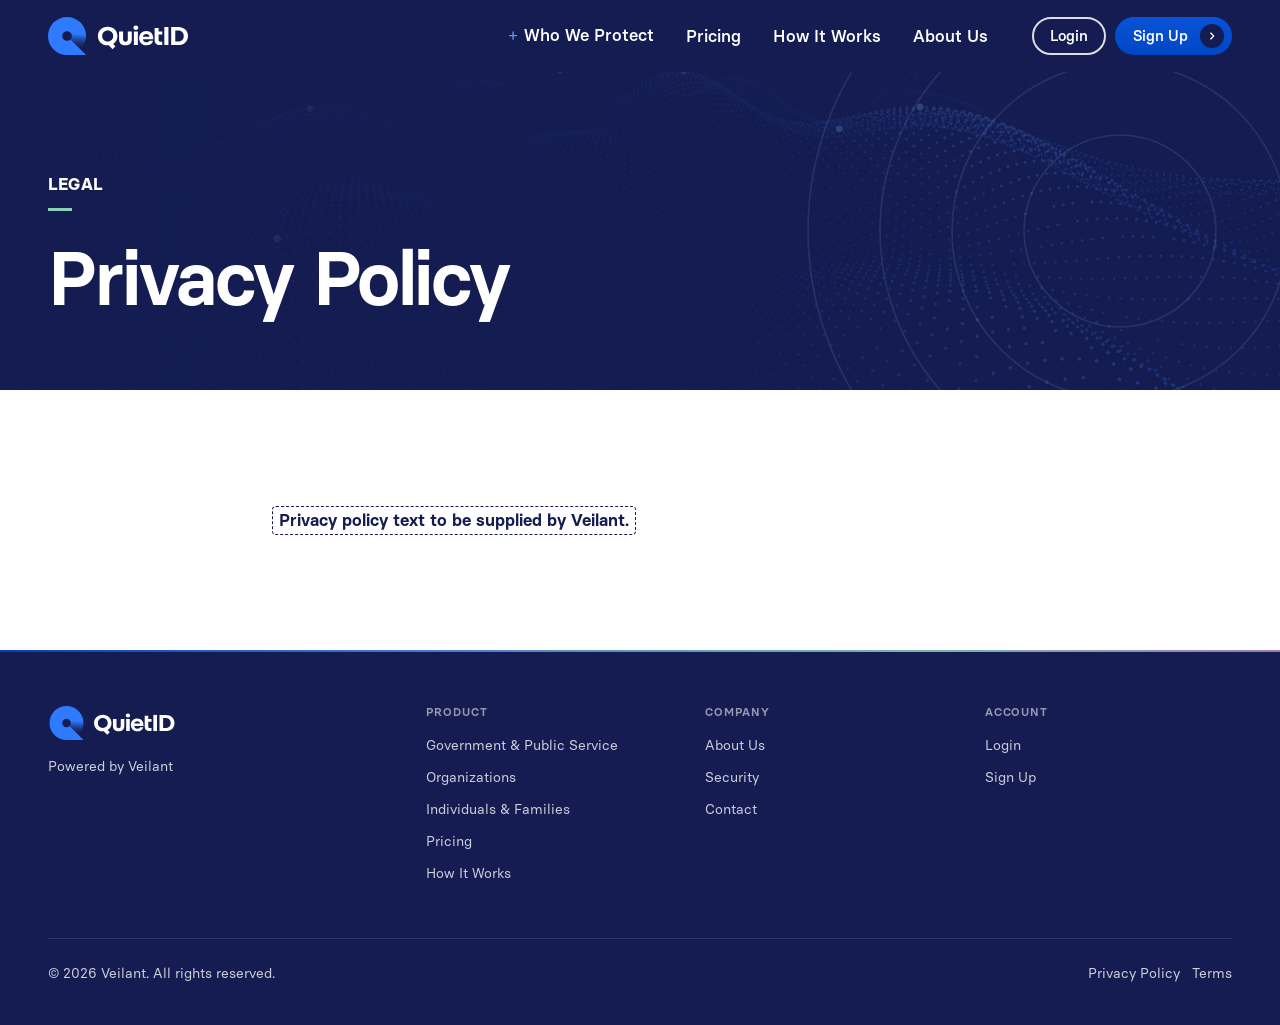
<file: privacy.html>
<!doctype html>
<html lang="en">
<head>
  <meta charset="utf-8">
  <script>document.documentElement.classList.add("qid-js")</script>
  <meta name="viewport" content="width=device-width, initial-scale=1">
  <title>Privacy policy — QuietID</title>
  <meta name="description" content="QuietID privacy policy.">
  <link rel="icon" href="assets/img/favicon.ico" sizes="any">
  <link rel="icon" href="assets/img/favicon.svg" type="image/svg+xml">
  <link rel="apple-touch-icon" href="assets/img/apple-touch-icon.png">
  <link rel="manifest" href="site.webmanifest">
  <link rel="stylesheet" href="assets/css/quietid.css">
</head>
<body>
<a class="qid-skip" href="#main">Skip to content</a>
<svg xmlns="http://www.w3.org/2000/svg" style="display:none"><symbol id="i-home" viewBox="0 0 24 24" fill="none" stroke="currentColor" stroke-width="1.75" stroke-linecap="round" stroke-linejoin="round"><path d="M3.5 10.5 12 4l8.5 6.5"/><path d="M5.5 9v10.5h4.5v-5.5h4v5.5h4.5V9"/></symbol><symbol id="i-phone" viewBox="0 0 24 24" fill="none" stroke="currentColor" stroke-width="1.75" stroke-linecap="round" stroke-linejoin="round"><rect x="6.5" y="2.75" width="11" height="18.5" rx="2.25"/><path d="M10.5 17.75h3"/></symbol><symbol id="i-people" viewBox="0 0 24 24" fill="none" stroke="currentColor" stroke-width="1.75" stroke-linecap="round" stroke-linejoin="round"><circle cx="9" cy="8.5" r="3.25"/><path d="M3.25 19.5c.6-3.3 2.9-5 5.75-5s5.15 1.7 5.75 5"/><circle cx="16.75" cy="9.5" r="2.5"/><path d="M15.5 14.6c2.6-.3 4.6 1.2 5.25 4.4"/></symbol><symbol id="i-cake" viewBox="0 0 24 24" fill="none" stroke="currentColor" stroke-width="1.75" stroke-linecap="round" stroke-linejoin="round"><rect x="4" y="11" width="16" height="9" rx="1.5"/><path d="M4 15c2 1.3 4 1.3 6 0s4-1.3 6 0 3 1 4 .5"/><path d="M12 11V8"/><path d="M12 4.5c.9.9.9 2 0 2.9-.9-.9-.9-2 0-2.9Z"/></symbol><symbol id="i-brief" viewBox="0 0 24 24" fill="none" stroke="currentColor" stroke-width="1.75" stroke-linecap="round" stroke-linejoin="round"><rect x="3.5" y="7.5" width="17" height="12" rx="1.75"/><path d="M9 7.5V5.75c0-.7.55-1.25 1.25-1.25h3.5c.7 0 1.25.55 1.25 1.25V7.5"/><path d="M3.5 12.5h17"/></symbol><symbol id="i-find" viewBox="0 0 24 24" fill="none" stroke="currentColor" stroke-width="1.75" stroke-linecap="round" stroke-linejoin="round"><circle cx="10.5" cy="10.5" r="6.25"/><path d="m15.25 15.25 5 5"/><path d="M10.5 7.25a3.25 3.25 0 0 1 3.25 3.25"/></symbol><symbol id="i-remove" viewBox="0 0 24 24" fill="none" stroke="currentColor" stroke-width="1.75" stroke-linecap="round" stroke-linejoin="round"><rect x="4" y="3.75" width="13" height="16.5" rx="1.75"/><path d="M7.5 8.5h6M7.5 12h3"/><circle cx="17.5" cy="17.5" r="3.75" fill="var(--qid-icon-bg, #fff)"/><path d="m16 16 3 3m0-3-3 3"/></symbol><symbol id="i-monitor" viewBox="0 0 24 24" fill="none" stroke="currentColor" stroke-width="1.75" stroke-linecap="round" stroke-linejoin="round"><path d="M2.75 12S6 5.75 12 5.75 21.25 12 21.25 12 18 18.25 12 18.25 2.75 12 2.75 12Z"/><circle cx="12" cy="12" r="3"/></symbol><symbol id="i-report" viewBox="0 0 24 24" fill="none" stroke="currentColor" stroke-width="1.75" stroke-linecap="round" stroke-linejoin="round"><path d="M4 4v16h16"/><path d="M8 9.5l3.5 3 3-2.5 4.5 5"/><path d="M15.5 15h3.5v-3.5"/></symbol><symbol id="i-exec" viewBox="0 0 24 24" fill="none" stroke="currentColor" stroke-width="1.75" stroke-linecap="round" stroke-linejoin="round"><circle cx="12" cy="7.5" r="3.5"/><path d="M5 20c.8-4 3.6-6 7-6s6.2 2 7 6"/><path d="m12 14 1 2.5-1 3.5-1-3.5z"/></symbol><symbol id="i-shield" viewBox="0 0 24 24" fill="none" stroke="currentColor" stroke-width="1.75" stroke-linecap="round" stroke-linejoin="round"><path d="M12 3.25 19 6v5.25c0 4.4-2.9 8-7 9.5-4.1-1.5-7-5.1-7-9.5V6z"/><path d="m9 12 2.25 2.25L15.25 10"/></symbol><symbol id="i-family" viewBox="0 0 24 24" fill="none" stroke="currentColor" stroke-width="1.75" stroke-linecap="round" stroke-linejoin="round"><circle cx="7.5" cy="8" r="2.5"/><circle cx="16.5" cy="8" r="2.5"/><circle cx="12" cy="13" r="2"/><path d="M3.5 19c.4-2.8 1.9-4.5 4-4.5M20.5 19c-.4-2.8-1.9-4.5-4-4.5M8.75 20c.4-1.9 1.6-3 3.25-3s2.85 1.1 3.25 3"/></symbol><symbol id="i-radar" viewBox="0 0 24 24" fill="none" stroke="currentColor" stroke-width="1.75" stroke-linecap="round" stroke-linejoin="round"><circle cx="12" cy="12" r="8.25"/><circle cx="12" cy="12" r="4"/><path d="M12 12 17.8 6.2"/><circle cx="15.5" cy="14.5" r=".9" fill="currentColor"/></symbol><symbol id="i-lock" viewBox="0 0 24 24" fill="none" stroke="currentColor" stroke-width="1.75" stroke-linecap="round" stroke-linejoin="round"><rect x="5" y="10.5" width="14" height="10" rx="1.75"/><path d="M8.5 10.5V7.75a3.5 3.5 0 0 1 7 0v2.75"/><path d="M12 14.5v2.5"/></symbol><symbol id="i-building" viewBox="0 0 24 24" fill="none" stroke="currentColor" stroke-width="1.75" stroke-linecap="round" stroke-linejoin="round"><path d="M4.5 20.5V5.25c0-.7.55-1.25 1.25-1.25h7.5c.7 0 1.25.55 1.25 1.25V20.5"/><path d="M14.5 9.5h3.75c.7 0 1.25.55 1.25 1.25v9.75"/><path d="M3 20.5h18M8 8h3M8 11.5h3M8 15h3"/></symbol><symbol id="i-flag" viewBox="0 0 24 24" fill="none" stroke="currentColor" stroke-width="1.75" stroke-linecap="round" stroke-linejoin="round"><path d="M5 21V4"/><path d="M5 4.5h11.5l-2 4 2 4H5"/></symbol><symbol id="i-capitol" viewBox="0 0 24 24" fill="none" stroke="currentColor" stroke-width="1.75" stroke-linecap="round" stroke-linejoin="round"><path d="M3.5 20.5h17M5 20.5v-7M9.5 20.5v-7M14.5 20.5v-7M19 20.5v-7M4 13.5h16"/><path d="M6 13.5a6 5 0 0 1 12 0"/><path d="M12 8.5V4.5M12 4.5h2.5"/></symbol><symbol id="i-analyst" viewBox="0 0 24 24" fill="none" stroke="currentColor" stroke-width="1.75" stroke-linecap="round" stroke-linejoin="round"><circle cx="9" cy="8" r="3.25"/><path d="M3.5 19.5c.6-3.3 2.8-5 5.5-5 1.4 0 2.6.4 3.6 1.2"/><circle cx="17" cy="16" r="3"/><path d="m19.2 18.2 2.3 2.3"/></symbol><symbol id="i-bell" viewBox="0 0 24 24" fill="none" stroke="currentColor" stroke-width="1.75" stroke-linecap="round" stroke-linejoin="round"><path d="M6 16.5V11a6 6 0 0 1 12 0v5.5l1.5 2h-15z"/><path d="M10 20.5a2 2 0 0 0 4 0"/></symbol><symbol id="i-users" viewBox="0 0 24 24" fill="none" stroke="currentColor" stroke-width="1.75" stroke-linecap="round" stroke-linejoin="round"><rect x="3.5" y="4" width="17" height="16" rx="1.75"/><path d="M3.5 8.5h17"/><path d="M7 12.5h4M7 16h7"/><circle cx="16.5" cy="14" r="1.6"/></symbol><symbol id="i-mail" viewBox="0 0 24 24" fill="none" stroke="currentColor" stroke-width="1.75" stroke-linecap="round" stroke-linejoin="round"><rect x="3.25" y="5.5" width="17.5" height="13" rx="1.75"/><path d="m3.75 7 8.25 6 8.25-6"/></symbol><symbol id="i-chat" viewBox="0 0 24 24" fill="none" stroke="currentColor" stroke-width="1.75" stroke-linecap="round" stroke-linejoin="round"><path d="M4 5.75C4 5.05 4.55 4.5 5.25 4.5h13.5c.7 0 1.25.55 1.25 1.25v9.5c0 .7-.55 1.25-1.25 1.25H10l-4.5 3.5V16.5H5.25C4.55 16.5 4 15.95 4 15.25z"/><path d="M8.5 9.5h7M8.5 12.5h4.5"/></symbol><symbol id="i-key" viewBox="0 0 24 24" fill="none" stroke="currentColor" stroke-width="1.75" stroke-linecap="round" stroke-linejoin="round"><circle cx="8" cy="15" r="4"/><path d="m10.9 12.1 8.6-8.6M16.5 6.5l2.5 2.5M14 9l2 2"/></symbol></svg>

<header class="qid-header" data-menu="closed" data-feedback="privacy-header">
  <div class="qid-wrap qid-header__bar">
    <a class="qid-header__logo" href="index.html" aria-label="QuietID home">
      <img src="assets/img/QuietID_Logo_BlueWhite_Web.svg" alt="QuietID" width="136" height="37">
    </a>
    <button class="qid-menu-toggle" type="button" aria-expanded="false" aria-controls="qid-nav">
      <span></span><span></span><span></span><span class="qid-visually-hidden">Menu</span>
    </button>
    <nav class="qid-nav" id="qid-nav" aria-label="Main">
      <div class="qid-nav__group" data-open="false">
        <button class="qid-nav__parent" type="button" aria-expanded="false" aria-controls="qid-plans-menu">Who We Protect</button>
        <ul class="qid-nav__menu" id="qid-plans-menu">
          <li><a href="government.html">Government &amp; Public Service</a></li>
          <li><a href="plans-enterprise.html">Organizations</a></li>
          <li><a href="plans-individuals.html">Individuals &amp; Families</a></li>
        </ul>
      </div>
      <a href="pricing.html">Pricing</a>
      <a href="how-it-works.html">How It Works</a>
      <a href="about.html">About Us</a>
    </nav>
    <div class="qid-header__actions">
      <a class="qid-btn qid-btn--ghost" href="login.html">Login</a>
      <a class="qid-btn qid-btn--primary" href="pricing.html">Sign Up</a>
    </div>
  </div>
</header>

<main id="main">

  <section class="qid-page-hero qid-page-hero--short" aria-labelledby="page-title" data-feedback="privacy-hero">
    <div class="qid-wrap qid-page-hero__grid qid-page-hero__grid--single">
      <div>
        <p class="qid-eyebrow">Legal</p>
        <h1 id="page-title">Privacy Policy</h1>
      </div>
    </div>
  </section>
  <section class="qid-section" data-feedback="privacy-content">
    <div class="qid-wrap" style="max-width:46rem">
      <p><span class="qid-tbd">Privacy policy text to be supplied by Veilant.</span></p>
    </div>
  </section>

</main>

<footer class="qid-footer" data-feedback="privacy-footer">
  <div class="qid-wrap">
    <div class="qid-footer__top">
      <div>
        <img src="assets/img/QuietID_Logo_BlueWhite_Web.svg" alt="QuietID" width="125" height="34" loading="lazy" decoding="async">
        <p class="qid-footer__by">Powered by <a href="https://www.veilant.com">Veilant</a></p>
      </div>
      <div>
        <h2>Product</h2>
        <ul><li><a href="government.html">Government &amp; Public Service</a></li><li><a href="plans-enterprise.html">Organizations</a></li><li><a href="plans-individuals.html">Individuals &amp; Families</a></li><li><a href="pricing.html">Pricing</a></li><li><a href="how-it-works.html">How It Works</a></li></ul>
      </div>
      <div>
        <h2>Company</h2>
        <ul><li><a href="about.html">About Us</a></li><li><a href="about.html#security">Security</a></li><li><a href="about.html#contact">Contact</a></li></ul>
      </div>
      <div>
        <h2>Account</h2>
        <ul><li><a href="login.html">Login</a></li><li><a href="pricing.html">Sign Up</a></li></ul>
      </div>
    </div>
    <div class="qid-footer__legal">
      <p>&copy; 2026 Veilant. All rights reserved.</p>
      <p><a href="privacy.html">Privacy Policy</a> &nbsp; <a href="terms.html">Terms</a></p>
    </div>
  </div>
</footer>

<script src="assets/js/site.js" defer></script>
<script src="https://feedback.forth.agency/widget.js" data-project="quietid" async></script>
</body>
</html>
</file>
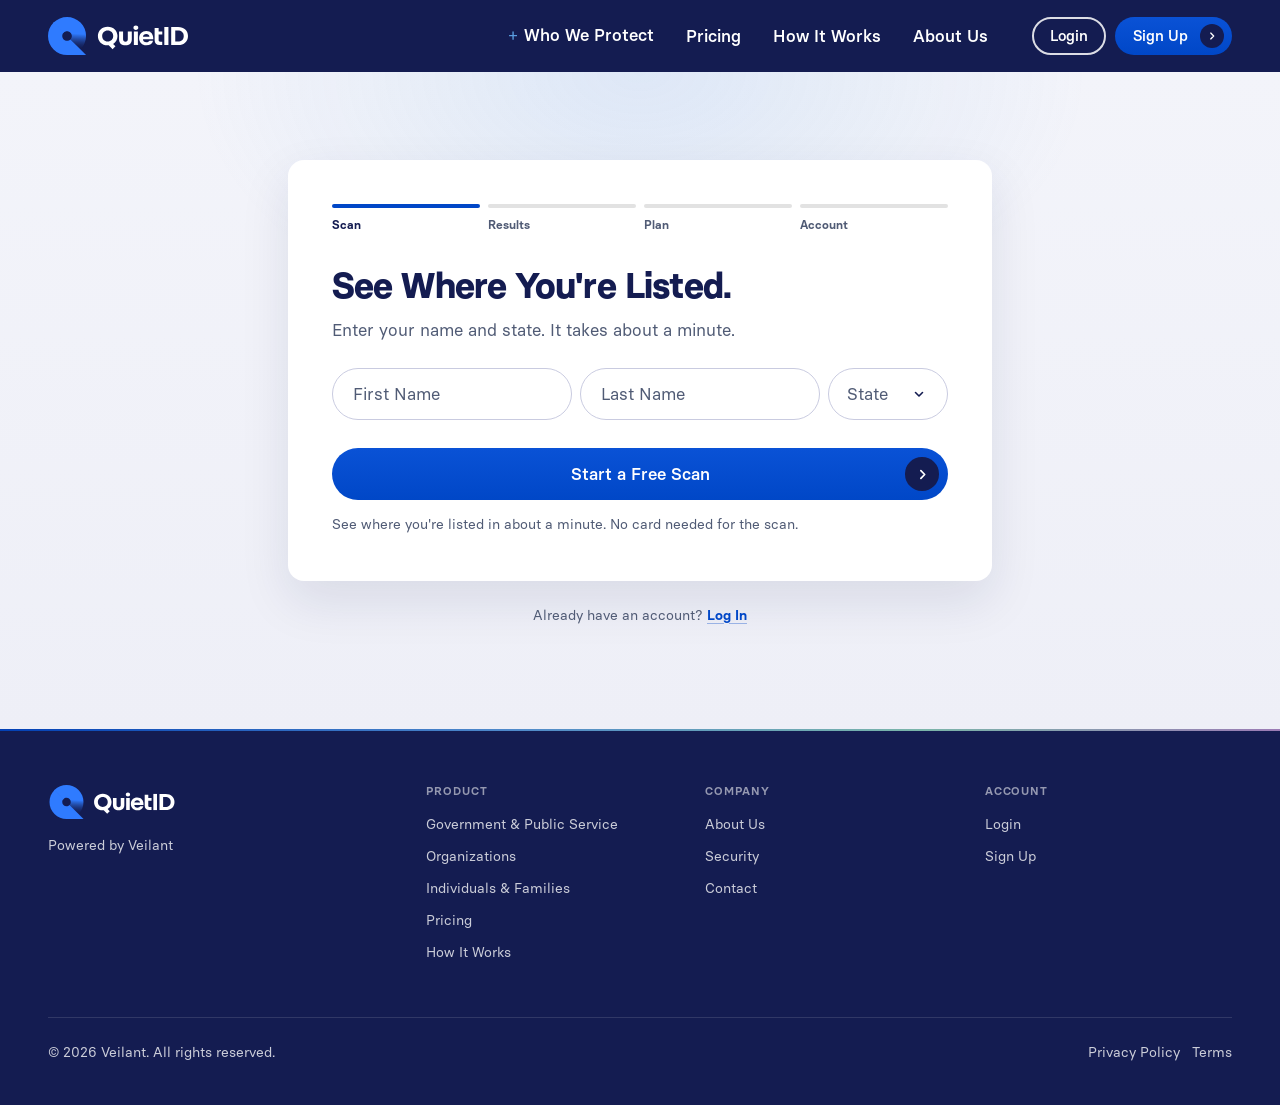
<file: signup.html>
<!doctype html>
<html lang="en">
<head>
  <meta charset="utf-8">
  <script>document.documentElement.classList.add("qid-js")</script>
  <meta name="viewport" content="width=device-width, initial-scale=1">
  <title>Start your free QuietID scan</title>
  <meta name="description" content="See where your personal information is listed online, then choose a plan to remove it.">
  <link rel="icon" href="assets/img/favicon.ico" sizes="any">
  <link rel="icon" href="assets/img/favicon.svg" type="image/svg+xml">
  <link rel="apple-touch-icon" href="assets/img/apple-touch-icon.png">
  <link rel="manifest" href="site.webmanifest">
  <link rel="stylesheet" href="assets/css/quietid.css">
</head>
<body>
<a class="qid-skip" href="#main">Skip to content</a>
<svg xmlns="http://www.w3.org/2000/svg" style="display:none"><symbol id="i-home" viewBox="0 0 24 24" fill="none" stroke="currentColor" stroke-width="1.75" stroke-linecap="round" stroke-linejoin="round"><path d="M3.5 10.5 12 4l8.5 6.5"/><path d="M5.5 9v10.5h4.5v-5.5h4v5.5h4.5V9"/></symbol><symbol id="i-phone" viewBox="0 0 24 24" fill="none" stroke="currentColor" stroke-width="1.75" stroke-linecap="round" stroke-linejoin="round"><rect x="6.5" y="2.75" width="11" height="18.5" rx="2.25"/><path d="M10.5 17.75h3"/></symbol><symbol id="i-people" viewBox="0 0 24 24" fill="none" stroke="currentColor" stroke-width="1.75" stroke-linecap="round" stroke-linejoin="round"><circle cx="9" cy="8.5" r="3.25"/><path d="M3.25 19.5c.6-3.3 2.9-5 5.75-5s5.15 1.7 5.75 5"/><circle cx="16.75" cy="9.5" r="2.5"/><path d="M15.5 14.6c2.6-.3 4.6 1.2 5.25 4.4"/></symbol><symbol id="i-cake" viewBox="0 0 24 24" fill="none" stroke="currentColor" stroke-width="1.75" stroke-linecap="round" stroke-linejoin="round"><rect x="4" y="11" width="16" height="9" rx="1.5"/><path d="M4 15c2 1.3 4 1.3 6 0s4-1.3 6 0 3 1 4 .5"/><path d="M12 11V8"/><path d="M12 4.5c.9.9.9 2 0 2.9-.9-.9-.9-2 0-2.9Z"/></symbol><symbol id="i-brief" viewBox="0 0 24 24" fill="none" stroke="currentColor" stroke-width="1.75" stroke-linecap="round" stroke-linejoin="round"><rect x="3.5" y="7.5" width="17" height="12" rx="1.75"/><path d="M9 7.5V5.75c0-.7.55-1.25 1.25-1.25h3.5c.7 0 1.25.55 1.25 1.25V7.5"/><path d="M3.5 12.5h17"/></symbol><symbol id="i-find" viewBox="0 0 24 24" fill="none" stroke="currentColor" stroke-width="1.75" stroke-linecap="round" stroke-linejoin="round"><circle cx="10.5" cy="10.5" r="6.25"/><path d="m15.25 15.25 5 5"/><path d="M10.5 7.25a3.25 3.25 0 0 1 3.25 3.25"/></symbol><symbol id="i-remove" viewBox="0 0 24 24" fill="none" stroke="currentColor" stroke-width="1.75" stroke-linecap="round" stroke-linejoin="round"><rect x="4" y="3.75" width="13" height="16.5" rx="1.75"/><path d="M7.5 8.5h6M7.5 12h3"/><circle cx="17.5" cy="17.5" r="3.75" fill="var(--qid-icon-bg, #fff)"/><path d="m16 16 3 3m0-3-3 3"/></symbol><symbol id="i-monitor" viewBox="0 0 24 24" fill="none" stroke="currentColor" stroke-width="1.75" stroke-linecap="round" stroke-linejoin="round"><path d="M2.75 12S6 5.75 12 5.75 21.25 12 21.25 12 18 18.25 12 18.25 2.75 12 2.75 12Z"/><circle cx="12" cy="12" r="3"/></symbol><symbol id="i-report" viewBox="0 0 24 24" fill="none" stroke="currentColor" stroke-width="1.75" stroke-linecap="round" stroke-linejoin="round"><path d="M4 4v16h16"/><path d="M8 9.5l3.5 3 3-2.5 4.5 5"/><path d="M15.5 15h3.5v-3.5"/></symbol><symbol id="i-exec" viewBox="0 0 24 24" fill="none" stroke="currentColor" stroke-width="1.75" stroke-linecap="round" stroke-linejoin="round"><circle cx="12" cy="7.5" r="3.5"/><path d="M5 20c.8-4 3.6-6 7-6s6.2 2 7 6"/><path d="m12 14 1 2.5-1 3.5-1-3.5z"/></symbol><symbol id="i-shield" viewBox="0 0 24 24" fill="none" stroke="currentColor" stroke-width="1.75" stroke-linecap="round" stroke-linejoin="round"><path d="M12 3.25 19 6v5.25c0 4.4-2.9 8-7 9.5-4.1-1.5-7-5.1-7-9.5V6z"/><path d="m9 12 2.25 2.25L15.25 10"/></symbol><symbol id="i-family" viewBox="0 0 24 24" fill="none" stroke="currentColor" stroke-width="1.75" stroke-linecap="round" stroke-linejoin="round"><circle cx="7.5" cy="8" r="2.5"/><circle cx="16.5" cy="8" r="2.5"/><circle cx="12" cy="13" r="2"/><path d="M3.5 19c.4-2.8 1.9-4.5 4-4.5M20.5 19c-.4-2.8-1.9-4.5-4-4.5M8.75 20c.4-1.9 1.6-3 3.25-3s2.85 1.1 3.25 3"/></symbol><symbol id="i-radar" viewBox="0 0 24 24" fill="none" stroke="currentColor" stroke-width="1.75" stroke-linecap="round" stroke-linejoin="round"><circle cx="12" cy="12" r="8.25"/><circle cx="12" cy="12" r="4"/><path d="M12 12 17.8 6.2"/><circle cx="15.5" cy="14.5" r=".9" fill="currentColor"/></symbol><symbol id="i-lock" viewBox="0 0 24 24" fill="none" stroke="currentColor" stroke-width="1.75" stroke-linecap="round" stroke-linejoin="round"><rect x="5" y="10.5" width="14" height="10" rx="1.75"/><path d="M8.5 10.5V7.75a3.5 3.5 0 0 1 7 0v2.75"/><path d="M12 14.5v2.5"/></symbol><symbol id="i-building" viewBox="0 0 24 24" fill="none" stroke="currentColor" stroke-width="1.75" stroke-linecap="round" stroke-linejoin="round"><path d="M4.5 20.5V5.25c0-.7.55-1.25 1.25-1.25h7.5c.7 0 1.25.55 1.25 1.25V20.5"/><path d="M14.5 9.5h3.75c.7 0 1.25.55 1.25 1.25v9.75"/><path d="M3 20.5h18M8 8h3M8 11.5h3M8 15h3"/></symbol><symbol id="i-flag" viewBox="0 0 24 24" fill="none" stroke="currentColor" stroke-width="1.75" stroke-linecap="round" stroke-linejoin="round"><path d="M5 21V4"/><path d="M5 4.5h11.5l-2 4 2 4H5"/></symbol><symbol id="i-capitol" viewBox="0 0 24 24" fill="none" stroke="currentColor" stroke-width="1.75" stroke-linecap="round" stroke-linejoin="round"><path d="M3.5 20.5h17M5 20.5v-7M9.5 20.5v-7M14.5 20.5v-7M19 20.5v-7M4 13.5h16"/><path d="M6 13.5a6 5 0 0 1 12 0"/><path d="M12 8.5V4.5M12 4.5h2.5"/></symbol><symbol id="i-analyst" viewBox="0 0 24 24" fill="none" stroke="currentColor" stroke-width="1.75" stroke-linecap="round" stroke-linejoin="round"><circle cx="9" cy="8" r="3.25"/><path d="M3.5 19.5c.6-3.3 2.8-5 5.5-5 1.4 0 2.6.4 3.6 1.2"/><circle cx="17" cy="16" r="3"/><path d="m19.2 18.2 2.3 2.3"/></symbol><symbol id="i-bell" viewBox="0 0 24 24" fill="none" stroke="currentColor" stroke-width="1.75" stroke-linecap="round" stroke-linejoin="round"><path d="M6 16.5V11a6 6 0 0 1 12 0v5.5l1.5 2h-15z"/><path d="M10 20.5a2 2 0 0 0 4 0"/></symbol><symbol id="i-users" viewBox="0 0 24 24" fill="none" stroke="currentColor" stroke-width="1.75" stroke-linecap="round" stroke-linejoin="round"><rect x="3.5" y="4" width="17" height="16" rx="1.75"/><path d="M3.5 8.5h17"/><path d="M7 12.5h4M7 16h7"/><circle cx="16.5" cy="14" r="1.6"/></symbol><symbol id="i-mail" viewBox="0 0 24 24" fill="none" stroke="currentColor" stroke-width="1.75" stroke-linecap="round" stroke-linejoin="round"><rect x="3.25" y="5.5" width="17.5" height="13" rx="1.75"/><path d="m3.75 7 8.25 6 8.25-6"/></symbol><symbol id="i-chat" viewBox="0 0 24 24" fill="none" stroke="currentColor" stroke-width="1.75" stroke-linecap="round" stroke-linejoin="round"><path d="M4 5.75C4 5.05 4.55 4.5 5.25 4.5h13.5c.7 0 1.25.55 1.25 1.25v9.5c0 .7-.55 1.25-1.25 1.25H10l-4.5 3.5V16.5H5.25C4.55 16.5 4 15.95 4 15.25z"/><path d="M8.5 9.5h7M8.5 12.5h4.5"/></symbol><symbol id="i-key" viewBox="0 0 24 24" fill="none" stroke="currentColor" stroke-width="1.75" stroke-linecap="round" stroke-linejoin="round"><circle cx="8" cy="15" r="4"/><path d="m10.9 12.1 8.6-8.6M16.5 6.5l2.5 2.5M14 9l2 2"/></symbol></svg>

<header class="qid-header" data-menu="closed" data-feedback="signup-header">
  <div class="qid-wrap qid-header__bar">
    <a class="qid-header__logo" href="index.html" aria-label="QuietID home">
      <img src="assets/img/QuietID_Logo_BlueWhite_Web.svg" alt="QuietID" width="136" height="37">
    </a>
    <button class="qid-menu-toggle" type="button" aria-expanded="false" aria-controls="qid-nav">
      <span></span><span></span><span></span><span class="qid-visually-hidden">Menu</span>
    </button>
    <nav class="qid-nav" id="qid-nav" aria-label="Main">
      <div class="qid-nav__group" data-open="false">
        <button class="qid-nav__parent" type="button" aria-expanded="false" aria-controls="qid-plans-menu">Who We Protect</button>
        <ul class="qid-nav__menu" id="qid-plans-menu">
          <li><a href="government.html">Government &amp; Public Service</a></li>
          <li><a href="plans-enterprise.html">Organizations</a></li>
          <li><a href="plans-individuals.html">Individuals &amp; Families</a></li>
        </ul>
      </div>
      <a href="pricing.html">Pricing</a>
      <a href="how-it-works.html">How It Works</a>
      <a href="about.html">About Us</a>
    </nav>
    <div class="qid-header__actions">
      <a class="qid-btn qid-btn--ghost" href="login.html">Login</a>
      <a class="qid-btn qid-btn--primary" href="pricing.html">Sign Up</a>
    </div>
  </div>
</header>

<main id="main">

  <!-- SIGNUP: four steps plus confirmation, all on one page -->
  <section class="qid-account" aria-labelledby="page-title" data-feedback="signup-hero">
    <div class="qid-wrap">
      <div class="qid-account__card qid-account__card--wide qid-stepper" data-stepper>
        <h1 id="page-title" class="qid-visually-hidden">Sign up for QuietID</h1>
        <ol class="qid-progress" aria-label="Sign-up progress">
          <li>Scan</li><li>Results</li><li>Plan</li><li>Account</li>
        </ol>

        <!-- SIGNUP-1 -->
        <div data-step="1" aria-labelledby="s1-title">
          <h2 id="s1-title">See Where You're Listed.</h2>
          <p class="qid-account__lede">Enter your name and state. It takes about a minute.</p>
          <form class="qid-scan" action="signup.html" method="get">
          <div class="qid-scan__fields">
            <label><span class="qid-visually-hidden">First Name</span><input name="first" autocomplete="given-name" placeholder="First Name" required></label>
            <label><span class="qid-visually-hidden">Last Name</span><input name="last" autocomplete="family-name" placeholder="Last Name" required></label>
            <label><span class="qid-visually-hidden">State</span>
              <select name="state" autocomplete="address-level1" required>
                <option value="">State</option>
                <option>AL</option><option>AK</option><option>AZ</option><option>AR</option><option>CA</option><option>CO</option><option>CT</option><option>DC</option><option>DE</option><option>FL</option><option>GA</option><option>HI</option><option>ID</option><option>IL</option><option>IN</option><option>IA</option><option>KS</option><option>KY</option><option>LA</option><option>ME</option><option>MD</option><option>MA</option><option>MI</option><option>MN</option><option>MS</option><option>MO</option><option>MT</option><option>NE</option><option>NV</option><option>NH</option><option>NJ</option><option>NM</option><option>NY</option><option>NC</option><option>ND</option><option>OH</option><option>OK</option><option>OR</option><option>PA</option><option>RI</option><option>SC</option><option>SD</option><option>TN</option><option>TX</option><option>UT</option><option>VT</option><option>VA</option><option>WA</option><option>WV</option><option>WI</option><option>WY</option>
              </select>
            </label>
          </div>
          <button class="qid-btn qid-btn--primary qid-btn--block" type="submit">Start a Free Scan</button>
          <p class="qid-scan__note">See where you're listed in about a minute. No card needed for the scan.</p>
        </form>
        </div>

        <!-- SIGNUP-2 -->
        <div data-step="2" aria-labelledby="s2-title">
          <h2 id="s2-title" aria-live="polite" data-results-title>We Found You on <span class="qid-tbd">N</span> Sites.</h2>
          <p class="qid-account__lede">These listings show details like your address, phone number, and relatives. Choose a plan and we'll start removing them.</p>
          <ul class="qid-results">
            <li><b>Whitepages</b><span>1412 M&bull;&bull;&bull; Ct, Arlington VA</span><span class="qid-chip qid-chip--exposed">Exposed</span></li>
            <li><b>Spokeo</b><span>(703) 555-0148</span><span class="qid-chip qid-chip--exposed">Exposed</span></li>
            <li><b>BeenVerified</b><span>jordan.ellis@example.com</span><span class="qid-chip qid-chip--exposed">Exposed</span></li>
            <li><b>Radaris</b><span>M. Ellis, K. Ellis</span><span class="qid-chip qid-chip--exposed">Exposed</span></li>
          </ul>
          <p class="qid-results__more">Sample results shown. <span class="qid-tbd">Live scan results to come from QuietID</span></p>
          <button class="qid-btn qid-btn--primary" type="button" data-next>Remove My Listings</button>
          <button class="qid-back" type="button" data-back>Search Again</button>
        </div>

        <!-- SIGNUP-3 -->
        <div data-step="3" aria-labelledby="s3-title">
          <h2 id="s3-title">Choose Your Coverage.</h2>
          <p class="qid-account__lede">Every plan includes unlimited removals and continuous monitoring.</p>
          <fieldset class="qid-choice" style="border:0;padding:0;margin-inline:0">
            <legend class="qid-visually-hidden">Plan</legend>
            <label><input type="radio" name="plan" value="individual" checked><span><strong>Individual</strong><small>One person, one dashboard.</small></span><em><span class="qid-tbd">$00</span> / mo</em></label>
            <label><input type="radio" name="plan" value="duo"><span><strong>Duo</strong><small>Two people, two dashboards.</small></span><em><span class="qid-tbd">$00</span> / mo</em></label>
            <label><input type="radio" name="plan" value="family"><span><strong>Family</strong><small>Up to 5 people in one household.</small></span><em><span class="qid-tbd">$00</span> / mo</em></label>
          </fieldset>
          <p class="qid-account__after" style="text-align:left">Protecting a team? <a href="plans-enterprise.html#demo">Book a Demo</a></p>
          <button class="qid-btn qid-btn--primary" type="button" data-next>Continue</button>
          <button class="qid-back" type="button" data-back>Back</button>
        </div>

        <!-- SIGNUP-4 -->
        <form data-step="4" aria-labelledby="s4-title" action="#" method="post">
          <h2 id="s4-title">Create Your Account.</h2>
          <div class="qid-form__grid">
            <div class="qid-field qid-form__full"><label for="s-email">Email</label><input id="s-email" name="email" type="email" autocomplete="email" required></div>
            <div class="qid-field qid-form__full"><label for="s-pass">Password</label><input id="s-pass" name="password" type="password" autocomplete="new-password" minlength="8" required></div>
            <div class="qid-field qid-form__full"><label for="s-card">Payment Details</label><input id="s-card" name="card" placeholder="Card payment field from the payment provider" disabled></div>
          </div>
          <div class="qid-summary"><span>Plan<br><strong data-plan-name>Individual</strong></span><span style="text-align:right">Due today<br><strong><span class="qid-tbd">$00</span></strong></span></div>
          <button class="qid-btn qid-btn--primary" type="submit">Start Protection</button>
          <p class="qid-form__fine">By continuing you agree to the <a href="terms.html">Terms</a> and <a href="privacy.html">Privacy Policy</a>. Cancel anytime from your account settings.</p>
          <button class="qid-back" type="button" data-back>Back</button>
        </form>

        <!-- SIGNUP-5 -->
        <div data-step="5" aria-labelledby="s5-title">
          <img class="qid-done-mark" src="assets/img/QuietID_Mark_Web.svg" alt="" width="64" height="64">
          <h2 id="s5-title">You're on Your Way to Quiet.</h2>
          <p class="qid-account__lede">We've started filing removal requests. Add past addresses and other phone numbers so we can find every listing.</p>
          <a class="qid-btn qid-btn--primary" href="#">Go to My Dashboard</a>
        </div>
      </div>
      <p class="qid-account__after">Already have an account? <a href="login.html">Log In</a></p>
    </div>
  </section>

</main>

<footer class="qid-footer" data-feedback="signup-footer">
  <div class="qid-wrap">
    <div class="qid-footer__top">
      <div>
        <img src="assets/img/QuietID_Logo_BlueWhite_Web.svg" alt="QuietID" width="125" height="34" loading="lazy" decoding="async">
        <p class="qid-footer__by">Powered by <a href="https://www.veilant.com">Veilant</a></p>
      </div>
      <div>
        <h2>Product</h2>
        <ul><li><a href="government.html">Government &amp; Public Service</a></li><li><a href="plans-enterprise.html">Organizations</a></li><li><a href="plans-individuals.html">Individuals &amp; Families</a></li><li><a href="pricing.html">Pricing</a></li><li><a href="how-it-works.html">How It Works</a></li></ul>
      </div>
      <div>
        <h2>Company</h2>
        <ul><li><a href="about.html">About Us</a></li><li><a href="about.html#security">Security</a></li><li><a href="about.html#contact">Contact</a></li></ul>
      </div>
      <div>
        <h2>Account</h2>
        <ul><li><a href="login.html">Login</a></li><li><a href="pricing.html">Sign Up</a></li></ul>
      </div>
    </div>
    <div class="qid-footer__legal">
      <p>&copy; 2026 Veilant. All rights reserved.</p>
      <p><a href="privacy.html">Privacy Policy</a> &nbsp; <a href="terms.html">Terms</a></p>
    </div>
  </div>
</footer>

<script src="assets/js/site.js" defer></script>
<script src="https://feedback.forth.agency/widget.js" data-project="quietid" async></script>
</body>
</html>
</file>
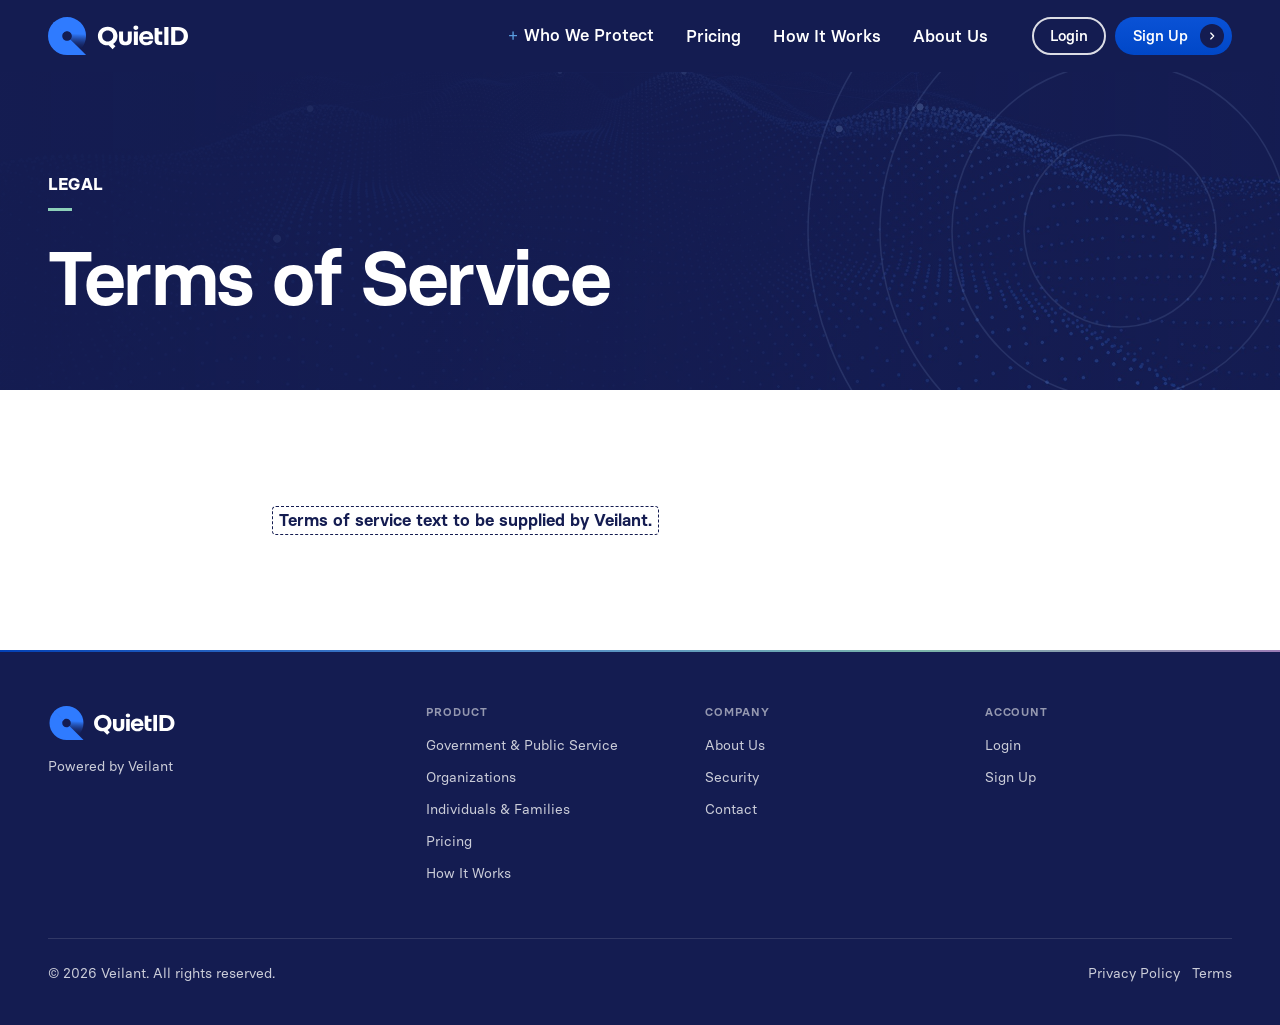
<file: terms.html>
<!doctype html>
<html lang="en">
<head>
  <meta charset="utf-8">
  <script>document.documentElement.classList.add("qid-js")</script>
  <meta name="viewport" content="width=device-width, initial-scale=1">
  <title>Terms of service — QuietID</title>
  <meta name="description" content="QuietID terms of service.">
  <link rel="icon" href="assets/img/favicon.ico" sizes="any">
  <link rel="icon" href="assets/img/favicon.svg" type="image/svg+xml">
  <link rel="apple-touch-icon" href="assets/img/apple-touch-icon.png">
  <link rel="manifest" href="site.webmanifest">
  <link rel="stylesheet" href="assets/css/quietid.css">
</head>
<body>
<a class="qid-skip" href="#main">Skip to content</a>
<svg xmlns="http://www.w3.org/2000/svg" style="display:none"><symbol id="i-home" viewBox="0 0 24 24" fill="none" stroke="currentColor" stroke-width="1.75" stroke-linecap="round" stroke-linejoin="round"><path d="M3.5 10.5 12 4l8.5 6.5"/><path d="M5.5 9v10.5h4.5v-5.5h4v5.5h4.5V9"/></symbol><symbol id="i-phone" viewBox="0 0 24 24" fill="none" stroke="currentColor" stroke-width="1.75" stroke-linecap="round" stroke-linejoin="round"><rect x="6.5" y="2.75" width="11" height="18.5" rx="2.25"/><path d="M10.5 17.75h3"/></symbol><symbol id="i-people" viewBox="0 0 24 24" fill="none" stroke="currentColor" stroke-width="1.75" stroke-linecap="round" stroke-linejoin="round"><circle cx="9" cy="8.5" r="3.25"/><path d="M3.25 19.5c.6-3.3 2.9-5 5.75-5s5.15 1.7 5.75 5"/><circle cx="16.75" cy="9.5" r="2.5"/><path d="M15.5 14.6c2.6-.3 4.6 1.2 5.25 4.4"/></symbol><symbol id="i-cake" viewBox="0 0 24 24" fill="none" stroke="currentColor" stroke-width="1.75" stroke-linecap="round" stroke-linejoin="round"><rect x="4" y="11" width="16" height="9" rx="1.5"/><path d="M4 15c2 1.3 4 1.3 6 0s4-1.3 6 0 3 1 4 .5"/><path d="M12 11V8"/><path d="M12 4.5c.9.9.9 2 0 2.9-.9-.9-.9-2 0-2.9Z"/></symbol><symbol id="i-brief" viewBox="0 0 24 24" fill="none" stroke="currentColor" stroke-width="1.75" stroke-linecap="round" stroke-linejoin="round"><rect x="3.5" y="7.5" width="17" height="12" rx="1.75"/><path d="M9 7.5V5.75c0-.7.55-1.25 1.25-1.25h3.5c.7 0 1.25.55 1.25 1.25V7.5"/><path d="M3.5 12.5h17"/></symbol><symbol id="i-find" viewBox="0 0 24 24" fill="none" stroke="currentColor" stroke-width="1.75" stroke-linecap="round" stroke-linejoin="round"><circle cx="10.5" cy="10.5" r="6.25"/><path d="m15.25 15.25 5 5"/><path d="M10.5 7.25a3.25 3.25 0 0 1 3.25 3.25"/></symbol><symbol id="i-remove" viewBox="0 0 24 24" fill="none" stroke="currentColor" stroke-width="1.75" stroke-linecap="round" stroke-linejoin="round"><rect x="4" y="3.75" width="13" height="16.5" rx="1.75"/><path d="M7.5 8.5h6M7.5 12h3"/><circle cx="17.5" cy="17.5" r="3.75" fill="var(--qid-icon-bg, #fff)"/><path d="m16 16 3 3m0-3-3 3"/></symbol><symbol id="i-monitor" viewBox="0 0 24 24" fill="none" stroke="currentColor" stroke-width="1.75" stroke-linecap="round" stroke-linejoin="round"><path d="M2.75 12S6 5.75 12 5.75 21.25 12 21.25 12 18 18.25 12 18.25 2.75 12 2.75 12Z"/><circle cx="12" cy="12" r="3"/></symbol><symbol id="i-report" viewBox="0 0 24 24" fill="none" stroke="currentColor" stroke-width="1.75" stroke-linecap="round" stroke-linejoin="round"><path d="M4 4v16h16"/><path d="M8 9.5l3.5 3 3-2.5 4.5 5"/><path d="M15.5 15h3.5v-3.5"/></symbol><symbol id="i-exec" viewBox="0 0 24 24" fill="none" stroke="currentColor" stroke-width="1.75" stroke-linecap="round" stroke-linejoin="round"><circle cx="12" cy="7.5" r="3.5"/><path d="M5 20c.8-4 3.6-6 7-6s6.2 2 7 6"/><path d="m12 14 1 2.5-1 3.5-1-3.5z"/></symbol><symbol id="i-shield" viewBox="0 0 24 24" fill="none" stroke="currentColor" stroke-width="1.75" stroke-linecap="round" stroke-linejoin="round"><path d="M12 3.25 19 6v5.25c0 4.4-2.9 8-7 9.5-4.1-1.5-7-5.1-7-9.5V6z"/><path d="m9 12 2.25 2.25L15.25 10"/></symbol><symbol id="i-family" viewBox="0 0 24 24" fill="none" stroke="currentColor" stroke-width="1.75" stroke-linecap="round" stroke-linejoin="round"><circle cx="7.5" cy="8" r="2.5"/><circle cx="16.5" cy="8" r="2.5"/><circle cx="12" cy="13" r="2"/><path d="M3.5 19c.4-2.8 1.9-4.5 4-4.5M20.5 19c-.4-2.8-1.9-4.5-4-4.5M8.75 20c.4-1.9 1.6-3 3.25-3s2.85 1.1 3.25 3"/></symbol><symbol id="i-radar" viewBox="0 0 24 24" fill="none" stroke="currentColor" stroke-width="1.75" stroke-linecap="round" stroke-linejoin="round"><circle cx="12" cy="12" r="8.25"/><circle cx="12" cy="12" r="4"/><path d="M12 12 17.8 6.2"/><circle cx="15.5" cy="14.5" r=".9" fill="currentColor"/></symbol><symbol id="i-lock" viewBox="0 0 24 24" fill="none" stroke="currentColor" stroke-width="1.75" stroke-linecap="round" stroke-linejoin="round"><rect x="5" y="10.5" width="14" height="10" rx="1.75"/><path d="M8.5 10.5V7.75a3.5 3.5 0 0 1 7 0v2.75"/><path d="M12 14.5v2.5"/></symbol><symbol id="i-building" viewBox="0 0 24 24" fill="none" stroke="currentColor" stroke-width="1.75" stroke-linecap="round" stroke-linejoin="round"><path d="M4.5 20.5V5.25c0-.7.55-1.25 1.25-1.25h7.5c.7 0 1.25.55 1.25 1.25V20.5"/><path d="M14.5 9.5h3.75c.7 0 1.25.55 1.25 1.25v9.75"/><path d="M3 20.5h18M8 8h3M8 11.5h3M8 15h3"/></symbol><symbol id="i-flag" viewBox="0 0 24 24" fill="none" stroke="currentColor" stroke-width="1.75" stroke-linecap="round" stroke-linejoin="round"><path d="M5 21V4"/><path d="M5 4.5h11.5l-2 4 2 4H5"/></symbol><symbol id="i-capitol" viewBox="0 0 24 24" fill="none" stroke="currentColor" stroke-width="1.75" stroke-linecap="round" stroke-linejoin="round"><path d="M3.5 20.5h17M5 20.5v-7M9.5 20.5v-7M14.5 20.5v-7M19 20.5v-7M4 13.5h16"/><path d="M6 13.5a6 5 0 0 1 12 0"/><path d="M12 8.5V4.5M12 4.5h2.5"/></symbol><symbol id="i-analyst" viewBox="0 0 24 24" fill="none" stroke="currentColor" stroke-width="1.75" stroke-linecap="round" stroke-linejoin="round"><circle cx="9" cy="8" r="3.25"/><path d="M3.5 19.5c.6-3.3 2.8-5 5.5-5 1.4 0 2.6.4 3.6 1.2"/><circle cx="17" cy="16" r="3"/><path d="m19.2 18.2 2.3 2.3"/></symbol><symbol id="i-bell" viewBox="0 0 24 24" fill="none" stroke="currentColor" stroke-width="1.75" stroke-linecap="round" stroke-linejoin="round"><path d="M6 16.5V11a6 6 0 0 1 12 0v5.5l1.5 2h-15z"/><path d="M10 20.5a2 2 0 0 0 4 0"/></symbol><symbol id="i-users" viewBox="0 0 24 24" fill="none" stroke="currentColor" stroke-width="1.75" stroke-linecap="round" stroke-linejoin="round"><rect x="3.5" y="4" width="17" height="16" rx="1.75"/><path d="M3.5 8.5h17"/><path d="M7 12.5h4M7 16h7"/><circle cx="16.5" cy="14" r="1.6"/></symbol><symbol id="i-mail" viewBox="0 0 24 24" fill="none" stroke="currentColor" stroke-width="1.75" stroke-linecap="round" stroke-linejoin="round"><rect x="3.25" y="5.5" width="17.5" height="13" rx="1.75"/><path d="m3.75 7 8.25 6 8.25-6"/></symbol><symbol id="i-chat" viewBox="0 0 24 24" fill="none" stroke="currentColor" stroke-width="1.75" stroke-linecap="round" stroke-linejoin="round"><path d="M4 5.75C4 5.05 4.55 4.5 5.25 4.5h13.5c.7 0 1.25.55 1.25 1.25v9.5c0 .7-.55 1.25-1.25 1.25H10l-4.5 3.5V16.5H5.25C4.55 16.5 4 15.95 4 15.25z"/><path d="M8.5 9.5h7M8.5 12.5h4.5"/></symbol><symbol id="i-key" viewBox="0 0 24 24" fill="none" stroke="currentColor" stroke-width="1.75" stroke-linecap="round" stroke-linejoin="round"><circle cx="8" cy="15" r="4"/><path d="m10.9 12.1 8.6-8.6M16.5 6.5l2.5 2.5M14 9l2 2"/></symbol></svg>

<header class="qid-header" data-menu="closed" data-feedback="terms-header">
  <div class="qid-wrap qid-header__bar">
    <a class="qid-header__logo" href="index.html" aria-label="QuietID home">
      <img src="assets/img/QuietID_Logo_BlueWhite_Web.svg" alt="QuietID" width="136" height="37">
    </a>
    <button class="qid-menu-toggle" type="button" aria-expanded="false" aria-controls="qid-nav">
      <span></span><span></span><span></span><span class="qid-visually-hidden">Menu</span>
    </button>
    <nav class="qid-nav" id="qid-nav" aria-label="Main">
      <div class="qid-nav__group" data-open="false">
        <button class="qid-nav__parent" type="button" aria-expanded="false" aria-controls="qid-plans-menu">Who We Protect</button>
        <ul class="qid-nav__menu" id="qid-plans-menu">
          <li><a href="government.html">Government &amp; Public Service</a></li>
          <li><a href="plans-enterprise.html">Organizations</a></li>
          <li><a href="plans-individuals.html">Individuals &amp; Families</a></li>
        </ul>
      </div>
      <a href="pricing.html">Pricing</a>
      <a href="how-it-works.html">How It Works</a>
      <a href="about.html">About Us</a>
    </nav>
    <div class="qid-header__actions">
      <a class="qid-btn qid-btn--ghost" href="login.html">Login</a>
      <a class="qid-btn qid-btn--primary" href="pricing.html">Sign Up</a>
    </div>
  </div>
</header>

<main id="main">

  <section class="qid-page-hero qid-page-hero--short" aria-labelledby="page-title" data-feedback="terms-hero">
    <div class="qid-wrap qid-page-hero__grid qid-page-hero__grid--single">
      <div>
        <p class="qid-eyebrow">Legal</p>
        <h1 id="page-title">Terms of Service</h1>
      </div>
    </div>
  </section>
  <section class="qid-section" data-feedback="terms-content">
    <div class="qid-wrap" style="max-width:46rem">
      <p><span class="qid-tbd">Terms of service text to be supplied by Veilant.</span></p>
    </div>
  </section>

</main>

<footer class="qid-footer" data-feedback="terms-footer">
  <div class="qid-wrap">
    <div class="qid-footer__top">
      <div>
        <img src="assets/img/QuietID_Logo_BlueWhite_Web.svg" alt="QuietID" width="125" height="34" loading="lazy" decoding="async">
        <p class="qid-footer__by">Powered by <a href="https://www.veilant.com">Veilant</a></p>
      </div>
      <div>
        <h2>Product</h2>
        <ul><li><a href="government.html">Government &amp; Public Service</a></li><li><a href="plans-enterprise.html">Organizations</a></li><li><a href="plans-individuals.html">Individuals &amp; Families</a></li><li><a href="pricing.html">Pricing</a></li><li><a href="how-it-works.html">How It Works</a></li></ul>
      </div>
      <div>
        <h2>Company</h2>
        <ul><li><a href="about.html">About Us</a></li><li><a href="about.html#security">Security</a></li><li><a href="about.html#contact">Contact</a></li></ul>
      </div>
      <div>
        <h2>Account</h2>
        <ul><li><a href="login.html">Login</a></li><li><a href="pricing.html">Sign Up</a></li></ul>
      </div>
    </div>
    <div class="qid-footer__legal">
      <p>&copy; 2026 Veilant. All rights reserved.</p>
      <p><a href="privacy.html">Privacy Policy</a> &nbsp; <a href="terms.html">Terms</a></p>
    </div>
  </div>
</footer>

<script src="assets/js/site.js" defer></script>
<script src="https://feedback.forth.agency/widget.js" data-project="quietid" async></script>
</body>
</html>
</file>
<file: assets/css/quietid.css>
/* ==========================================================================
   QuietID — static site styles
   Tokens below map 1:1 to theme.json when this moves into the block theme.
   Palette: Veilant brand guide only.
   ========================================================================== */

@font-face { font-family: "Basier Square"; src: url("../fonts/basier-square-400.woff2") format("woff2"); font-weight: 400; font-display: swap; }
@font-face { font-family: "Basier Square"; src: url("../fonts/basier-square-500.woff2") format("woff2"); font-weight: 500; font-display: swap; }
@font-face { font-family: "Basier Square"; src: url("../fonts/basier-square-600.woff2") format("woff2"); font-weight: 600; font-display: swap; }
@font-face { font-family: "Basier Square"; src: url("../fonts/basier-square-700.woff2") format("woff2"); font-weight: 700; font-display: swap; }
/* Carta Noir: hero display only, always all caps (Veilant rule). Licence check needed before launch. */
@font-face { font-family: "Carta Noir"; src: url("../fonts/carta-noir-700.woff2") format("woff2"); font-weight: 700; font-display: swap; }

:root {
  /* color — Veilant palette */
  --qid-blue: #0047c7;      /* Primary Brand Blue — buttons, enterprise band */
  --qid-signal: #2f7bff;    /* QuietID blue — logo mark and icon accents */
  --qid-navy: #141c51;      /* Navy */
  --qid-sky: #5a9de0;       /* Accent Blue — highlights only, never a background */
  --qid-slate: #505b75;     /* Slate — secondary text */
  --qid-gray: #e2e2e2;      /* Light Gray — rules and dividers */
  --qid-mist: #eeeff7;      /* light section background, as used on veilant.com */
  --qid-white: #ffffff;
  --qid-mint: #8dd0b9;      /* status: removed */
  --qid-gold: #e3b859;      /* status: in progress */
  --qid-coral: #eb716b;     /* status: exposed */

  /* type */
  --qid-font: "Basier Square", "Helvetica Neue", Arial, sans-serif;
  --qid-display: "Carta Noir", "Basier Square", "Helvetica Neue", Arial, sans-serif;
  --qid-step--1: 0.875rem;
  --qid-step-0: 1.0625rem;
  --qid-step-1: 1.25rem;
  --qid-step-2: 1.5rem;
  --qid-step-3: clamp(1.75rem, 1.4rem + 1.4vw, 2.25rem);
  --qid-step-4: clamp(2.25rem, 1.6rem + 2.6vw, 3.5rem);
  --qid-step-5: clamp(2.75rem, 1.8rem + 4vw, 4.75rem);

  /* space */
  --qid-gutter: clamp(1.25rem, 4vw, 3rem);
  --qid-section: clamp(4.5rem, 9vw, 8rem);
  --qid-max: 76rem;
  --qid-radius: 0.5rem;
}

*, *::before, *::after { box-sizing: border-box; }
html { -webkit-text-size-adjust: 100%; overflow-x: clip; }
body {
  margin: 0;
  font-family: var(--qid-font);
  font-size: var(--qid-step-0);
  line-height: 1.6;
  color: var(--qid-navy);
  background: var(--qid-white);
  -webkit-font-smoothing: antialiased;
  overflow-x: clip; /* slide-in reveals start off-screen; never let them cause sideways scroll */
}
img, svg { display: block; max-width: 100%; }
a { color: var(--qid-blue); text-underline-offset: 0.2em; }
a:hover { color: var(--qid-navy); }
:focus-visible { outline: 3px solid var(--qid-sky); outline-offset: 3px; border-radius: 2px; }
h1, h2, h3 { margin: 0; font-weight: 700; line-height: 1.05; letter-spacing: -0.025em; text-wrap: balance; }
p { margin: 0; text-wrap: pretty; }

.qid-wrap { width: min(100% - 2 * var(--qid-gutter), var(--qid-max)); margin-inline: auto; }
.qid-skip { position: absolute; left: -999px; top: 0; background: var(--qid-white); padding: .75rem 1rem; z-index: 10; }
.qid-skip:focus { left: 1rem; }
.qid-visually-hidden { position: absolute; width: 1px; height: 1px; overflow: hidden; clip: rect(0 0 0 0); white-space: nowrap; }

/* ---------- buttons ---------- */
/* Pill buttons with a round chevron — after veilant.com */
.qid-btn {
  position: relative;
  display: inline-flex; align-items: center; justify-content: flex-start;
  min-height: 3.25rem; padding: 0 3.6rem 0 1.4rem;
  font: 500 var(--qid-step-0)/1 var(--qid-font);
  border: 2px solid transparent; border-radius: 999px;
  text-decoration: none; cursor: pointer; white-space: nowrap;
  transition: background-color .2s ease, color .2s ease;
}
.qid-btn::after {
  content: ""; position: absolute; right: .45rem; top: 50%; width: 2.1rem; height: 2.1rem; margin-top: -1.05rem;
  border-radius: 50%; background: var(--qid-btn-icon, var(--qid-navy)) url("data:image/svg+xml,%3Csvg xmlns='http://www.w3.org/2000/svg' viewBox='0 0 12 12'%3E%3Cpath d='M4.5 2.5 8 6l-3.5 3.5' fill='none' stroke='%23fff' stroke-width='1.6' stroke-linecap='round' stroke-linejoin='round'/%3E%3C/svg%3E") center / .8rem no-repeat;
  transition: transform .2s ease;
}
.qid-btn:hover::after { transform: translateX(3px); }
.qid-btn--primary { background: var(--qid-blue); color: var(--qid-white); --qid-btn-icon: var(--qid-navy); }
.qid-btn--primary:hover { background: #003aa6; color: var(--qid-white); }
.qid-btn--light { background: var(--qid-white); color: var(--qid-navy); --qid-btn-icon: var(--qid-blue); }
.qid-btn--light:hover { background: var(--qid-mist); color: var(--qid-navy); }
.qid-btn--outline { border-color: currentColor; color: inherit; background: transparent; --qid-btn-icon: var(--qid-blue); }
.qid-btn--outline:hover { background: var(--qid-white); color: var(--qid-navy); border-color: var(--qid-white); }
.qid-btn--block { width: 100%; justify-content: center; padding-left: 3.6rem; }

/* ---------- header ---------- */
.qid-header { position: sticky; top: 0; z-index: 5; background: var(--qid-navy); color: var(--qid-white); }
.qid-header__bar { display: flex; align-items: center; gap: 2rem; min-height: 4.5rem; }
.qid-header__logo img { width: 8.75rem; height: auto; }
.qid-nav { display: flex; align-items: center; gap: 2rem; margin-left: auto; margin-right: .75rem; }
.qid-nav a, .qid-nav button.qid-nav__parent {
  color: var(--qid-white); text-decoration: none; font: 500 var(--qid-step-0)/1 var(--qid-font);
  background: none; border: 0; padding: 0; cursor: pointer;
}
.qid-nav a:hover, .qid-nav button.qid-nav__parent:hover { color: var(--qid-sky); }
.qid-nav__group { position: relative; }
.qid-nav__parent::before { content: "+"; display: inline-block; width: .9em; margin-right: .2em; font-weight: 400; color: var(--qid-sky); transition: transform .2s ease; }
.qid-nav__group[data-open="true"] .qid-nav__parent::before { transform: rotate(45deg); }
.qid-nav__menu {
  position: absolute; top: calc(100% + .75rem); left: -1rem; min-width: 16rem;
  margin: 0; padding: .5rem; list-style: none;
  background: var(--qid-white); border-radius: var(--qid-radius); box-shadow: 0 12px 32px rgba(20, 28, 81, .18);
  display: none;
}
.qid-nav__group[data-open="true"] .qid-nav__menu { display: block; }
.qid-nav__menu a { display: block; padding: .75rem 1rem; color: var(--qid-navy); border-radius: .375rem; line-height: 1.3; }
.qid-nav__menu a:hover { background: var(--qid-gray); color: var(--qid-navy); }
.qid-nav__menu small { display: block; color: var(--qid-slate); font-weight: 400; font-size: var(--qid-step--1); margin-top: .2rem; }
.qid-header__actions { display: flex; align-items: center; gap: .6rem; }
/* Login: white outline pill, no fill, no icon */
.qid-btn--ghost { border-color: rgba(255, 255, 255, .85); color: var(--qid-white); background: transparent; padding: 0 1.4rem; }
.qid-btn--ghost::after { content: none; }
.qid-btn--ghost:hover { border-color: var(--qid-white); background: rgba(255, 255, 255, .1); color: var(--qid-white); }
.qid-header__actions .qid-btn { min-height: 2.375rem; padding: 0 2.6rem 0 1rem; font-size: .9375rem; }
.qid-header__actions .qid-btn--ghost { padding: 0 1rem; }
.qid-header__actions .qid-btn::after { width: 1.5rem; height: 1.5rem; margin-top: -.75rem; right: .35rem; background-size: .65rem; }
.qid-menu-toggle { display: none; margin-left: auto; background: none; border: 0; color: var(--qid-white); padding: .5rem; cursor: pointer; }
.qid-menu-toggle span { display: block; width: 1.5rem; height: 2px; background: currentColor; margin: 5px 0; }

/* ---------- hero ---------- */
.qid-hero { background: var(--qid-navy); color: var(--qid-white); padding: clamp(3rem, 7vw, 6rem) 0 0; overflow: hidden; position: relative; isolation: isolate; }
/* duotone data landscape: navy -> QuietID blue, kept quiet behind the copy */
.qid-hero::before, .qid-hero::after { content: ""; position: absolute; inset: 0; z-index: -1; pointer-events: none; }
.qid-hero::before {
  background: url("../img/hero-data-landscape.jpg") center bottom / cover no-repeat;
  background-image: image-set(url("../img/hero-data-landscape.webp") type("image/webp"), url("../img/hero-data-landscape.jpg") type("image/jpeg"));
  opacity: 1;
}
.qid-hero::after { background: linear-gradient(90deg, rgba(20, 28, 81, .78) 0%, rgba(20, 28, 81, .3) 50%, rgba(20, 28, 81, 0) 100%); }
.qid-hero__grid { display: grid; grid-template-columns: minmax(0, 1.2fr) minmax(0, 1fr); gap: clamp(2rem, 5vw, 5rem); align-items: start; }
.qid-hero__copy { padding-bottom: clamp(3rem, 7vw, 6rem); }
.qid-hero h1 { font-family: var(--qid-display); font-size: clamp(3.25rem, 1.2rem + 6.4vw, 6.75rem); text-transform: uppercase; letter-spacing: 0; line-height: .95; }
.qid-hero__lede { margin-top: 1.5rem; max-width: 31rem; text-wrap: balance; font-size: var(--qid-step-1); color: rgba(255, 255, 255, .82); }
.qid-scan { margin-top: 2.25rem; max-width: 36rem; }
.qid-scan__fields { display: grid; grid-template-columns: 1fr 1fr 7.5rem; gap: .5rem; }
.qid-scan label { display: block; }
.qid-scan input, .qid-scan select {
  width: 100%; min-height: 3.25rem; padding: 0 1rem;
  font: 400 var(--qid-step-0)/1 var(--qid-font); color: var(--qid-navy);
  background: var(--qid-white); border: 2px solid var(--qid-white); border-radius: var(--qid-radius);
}
.qid-scan input::placeholder { color: var(--qid-slate); }
.qid-scan input:focus-visible, .qid-scan select:focus-visible { outline-offset: 1px; }
.qid-scan .qid-btn { width: 100%; margin-top: .5rem; justify-content: center; padding-left: 3.6rem; }
.qid-scan input, .qid-scan select { border-radius: 999px; padding: 0 1.25rem; }
/* State select: drop the native control (Safari draws its own bevel and arrows) and use our own chevron */
.qid-scan select {
  -webkit-appearance: none; appearance: none;
  height: 3.25rem; padding: 0 2.8rem 0 1.15rem; line-height: normal; cursor: pointer;
  background: var(--qid-white) url("data:image/svg+xml,%3Csvg xmlns='http://www.w3.org/2000/svg' viewBox='0 0 12 12'%3E%3Cpath d='M2.5 4.5 6 8l3.5-3.5' fill='none' stroke='%23141c51' stroke-width='1.6' stroke-linecap='round' stroke-linejoin='round'/%3E%3C/svg%3E") right 1.4rem center / .75rem no-repeat;
}
.qid-scan select:invalid { color: var(--qid-slate); }  /* "State" reads as a placeholder until one is picked */
.qid-scan select option { color: var(--qid-navy); }
.qid-scan__note { margin-top: .875rem; font-size: var(--qid-step--1); color: rgba(255, 255, 255, .7); }
.qid-hero__biz { margin-top: 2rem; font-size: var(--qid-step-0); color: rgba(255, 255, 255, .82); }
.qid-hero__biz a { color: var(--qid-white); font-weight: 600; }
.qid-hero__biz a:hover { color: var(--qid-sky); }

/* the signature element: a scan that finds your data, then makes it go quiet */
.qid-exposure {
  align-self: center; margin-bottom: clamp(3rem, 7vw, 6rem);
  background: var(--qid-white); color: var(--qid-navy);
  border-radius: 1rem;
  padding: 1.5rem 1.5rem 1.25rem;
  box-shadow: 0 30px 70px rgba(0, 0, 0, .35);
  position: relative; overflow: hidden;
}
.qid-exposure__head { display: flex; align-items: center; gap: .9rem; padding-bottom: 1rem; }
.qid-exposure__who { flex: 1; min-width: 0; }
/* radar mark: sweeps while scanning and removing, then rests as the logo mark */
.qid-exposure__radar { flex: none; width: 3.5rem; height: 3.5rem; margin: -.35rem -.2rem -.35rem -.45rem; overflow: visible; }
.qid-exposure__radar .qr-sweep, .qid-exposure__radar .qr-blip, .qid-exposure__radar .qr-ping { transition: opacity .6s ease; }
.qid-exposure:not([data-phase="scan"]):not([data-phase="remove"]) .qid-exposure__radar :is(.qr-sweep, .qr-blip, .qr-ping) { opacity: 0 !important; animation-play-state: paused; }
.qid-exposure__name { font-weight: 600; font-size: var(--qid-step-1); line-height: 1.2; }
.qid-exposure__status { margin-top: .3rem; font-size: var(--qid-step--1); color: var(--qid-slate); min-height: 1.4em; }
.qid-exposure[data-phase="done"] .qid-exposure__status { color: var(--qid-signal); font-weight: 600; }
.qid-exposure__count { text-align: right; line-height: 1; }
.qid-exposure__count strong { display: inline-block; font-size: 3.25rem; font-weight: 700; letter-spacing: -.03em; font-variant-numeric: tabular-nums; transition: color .3s ease; }
.qid-exposure__count strong.is-bump { animation: qid-bump .35s ease; }
.qid-exposure[data-phase="scan"] .qid-exposure__count strong, .qid-exposure[data-phase="remove"] .qid-exposure__count strong { color: #c8423c; }
.qid-exposure[data-phase="done"] .qid-exposure__count strong { color: var(--qid-signal); }
.qid-exposure__count span { display: block; margin-top: .3rem; font-size: var(--qid-step--1); color: var(--qid-slate); }
.qid-exposure__progress { height: 4px; border-radius: 99px; background: var(--qid-gray); overflow: hidden; }
.qid-exposure__progress i { display: block; height: 100%; width: 0; background: var(--qid-signal); border-radius: inherit; transition: width .3s linear; }
.qid-exposure__list { list-style: none; margin: .5rem 0 0; padding: 0; position: relative; }
/* scan beam: sweeps the list while searching */
.qid-exposure__list::after {
  content: ""; position: absolute; left: -1.5rem; right: -1.5rem; height: 3.5rem; top: -3.5rem; pointer-events: none;
  background: linear-gradient(to bottom, rgba(47, 123, 255, 0), rgba(47, 123, 255, .16) 85%, rgba(47, 123, 255, .9) 100%);
  opacity: 0;
}
.qid-exposure[data-phase="scan"] .qid-exposure__list::after { opacity: 1; animation: qid-beam 1.1s linear infinite; }
.qid-row { display: grid; grid-template-columns: minmax(0, 1fr) auto; gap: .1rem 1rem; align-items: center; padding: .85rem 0; border-top: 1px solid var(--qid-gray);
  opacity: 0; transform: translateY(10px); transition: opacity .35s ease, transform .35s ease, background-color .5s ease; }
.qid-row.is-found { opacity: 1; transform: none; animation: qid-flash .9s ease; }
/* rows not found yet show as empty placeholders, so the panel never looks blank */
.qid-row { position: relative; }
.qid-row:not(.is-found) { opacity: 1; transform: none; }
.qid-row:not(.is-found) > * { visibility: hidden; }
.qid-row:not(.is-found)::after { content: ""; position: absolute; inset: .85rem 0;
  background:
    linear-gradient(var(--qid-mist), var(--qid-mist)) 0 15% / 28% .6rem no-repeat,
    linear-gradient(var(--qid-mist), var(--qid-mist)) 0 85% / 58% .8rem no-repeat,
    linear-gradient(var(--qid-mist), var(--qid-mist)) 100% 50% / 4.75rem 1.6rem no-repeat; }
.qid-row__site { font-size: var(--qid-step--1); font-weight: 600; color: var(--qid-slate); }
.qid-row__data { grid-column: 1; font-weight: 600; font-size: var(--qid-step-0); white-space: nowrap; overflow: hidden; text-overflow: ellipsis; }
.qid-row__data small { font-weight: 400; color: var(--qid-slate); font-size: var(--qid-step--1); margin-right: .5rem; }
.qid-row__data [data-redact] { font-variant-numeric: tabular-nums; }
.qid-row__data .qid-bar { display: inline-block; vertical-align: middle; height: .7em; border-radius: 2px; background: var(--qid-navy); transform-origin: left; animation: qid-shrink .5s .15s ease forwards; }
.qid-row__status { grid-row: 1 / span 2; grid-column: 2; }
.qid-chip { display: inline-flex; align-items: center; gap: .4rem; padding: .3rem .7rem; border-radius: 99px; font-size: var(--qid-step--1); font-weight: 600; line-height: 1.2; white-space: nowrap; }
.qid-chip::before { content: ""; width: .5rem; height: .5rem; border-radius: 50%; background: currentColor; }
.qid-chip--exposed { background: rgba(235, 113, 107, .16); color: #a2302b; }
.qid-chip--pending { background: rgba(227, 184, 89, .22); color: #7a5a12; }
.qid-chip--pending::before { animation: qid-pulse .6s ease-in-out infinite alternate; }
.qid-chip--removed { background: rgba(141, 208, 185, .3); color: #1d6b51; }
.qid-row.is-removed { opacity: .45; }
@keyframes qid-beam { from { top: -3.5rem; } to { top: 100%; } }
@keyframes qid-flash { 0% { background: rgba(235, 113, 107, .22); } 100% { background: transparent; } }
@keyframes qid-shrink { to { transform: scaleX(.35); opacity: .25; } }
@keyframes qid-pulse { to { opacity: .25; } }
@keyframes qid-bump { 50% { transform: scale(1.18); } }

/* ---------- sections ---------- */
.qid-section { padding: var(--qid-section) 0; }
.qid-section--gray { background: var(--qid-mist); }
.qid-section__head { max-width: 44rem; margin-bottom: clamp(2.5rem, 5vw, 4rem); }
.qid-section__head h2 { font-size: var(--qid-step-4); }
.qid-section__head p { margin-top: 1.25rem; font-size: var(--qid-step-1); color: var(--qid-slate); }

/* exposed: what a people-search profile shows */
.qid-exposed { display: grid; grid-template-columns: minmax(0, .85fr) minmax(0, 1.25fr); gap: clamp(2rem, 6vw, 6rem); align-items: center; }
.qid-exposed h2 { font-size: var(--qid-step-4); }
.qid-exposed__intro p { margin-top: 1.25rem; font-size: var(--qid-step-1); color: var(--qid-slate); max-width: 30rem; }
.qid-profile { list-style: none; margin: 0; padding: 0; border-top: 2px solid var(--qid-navy); }
.qid-profile li { display: grid; grid-template-columns: 11rem 1fr; gap: 1.5rem; padding: 1.25rem 0; border-bottom: 1px solid var(--qid-gray); }
.qid-profile dt, .qid-profile .qid-profile__field { font-weight: 600; }
.qid-profile .qid-profile__risk { color: var(--qid-slate); }

/* the four jobs — a real sequence, so numbered */
.qid-steps { list-style: none; margin: 0; padding: 0; display: grid; grid-template-columns: repeat(4, minmax(0, 1fr)); counter-reset: step; }
.qid-step { padding: 1.75rem 1.75rem 0 0; border-top: 3px solid var(--qid-blue); counter-increment: step; }
.qid-step:nth-child(2) { border-top-color: rgba(0, 71, 199, .7); }
.qid-step:nth-child(3) { border-top-color: rgba(0, 71, 199, .45); }
.qid-step:nth-child(4) { border-top-color: rgba(0, 71, 199, .22); }
.qid-step::before { content: counter(step); display: block; font-weight: 700; font-size: var(--qid-step-1); color: var(--qid-blue); margin-bottom: 1rem; font-variant-numeric: tabular-nums; }
.qid-step h3 { font-size: var(--qid-step-2); letter-spacing: -.015em; }
.qid-step p { margin-top: .75rem; color: var(--qid-slate); }
.qid-steps__more { margin-top: 2.5rem; font-weight: 600; }

/* dashboard preview */
.qid-dash-wrap { display: grid; grid-template-columns: minmax(0, .8fr) minmax(0, 1.2fr); gap: clamp(2rem, 6vw, 6rem); align-items: center; }
.qid-dash-wrap h2 { font-size: var(--qid-step-4); }
.qid-dash-wrap__copy p { margin-top: 1.25rem; font-size: var(--qid-step-1); color: var(--qid-slate); }
.qid-dash-wrap__copy ul { margin: 1.75rem 0 0; padding: 0; list-style: none; }
.qid-dash-wrap__copy li { display: flex; align-items: center; gap: .85rem; padding: .85rem 0; border-top: 1px solid rgba(20, 28, 81, .15); }
.qid-dash-wrap__copy li .qid-icon { color: var(--qid-blue); width: 1.35rem; height: 1.35rem; }
.qid-dash { background: var(--qid-white); border-radius: .75rem; box-shadow: 0 30px 60px rgba(20, 28, 81, .16); overflow: hidden; }
.qid-dash__bar { display: flex; align-items: center; gap: .75rem; padding: 1rem 1.5rem; background: var(--qid-navy); color: var(--qid-white); font-weight: 600; }
.qid-dash__bar img { width: 1.5rem; }
.qid-dash__bar span { margin-left: auto; font-weight: 400; font-size: var(--qid-step--1); color: rgba(255, 255, 255, .7); }
.qid-dash__body { display: grid; grid-template-columns: 12rem 1fr; }
.qid-score { padding: 1.5rem; border-right: 1px solid var(--qid-gray); }
.qid-score__label { font-size: var(--qid-step--1); color: var(--qid-slate); }
.qid-score__value { font-size: 4rem; font-weight: 700; letter-spacing: -.04em; line-height: 1; margin-top: .5rem; color: var(--qid-blue); font-variant-numeric: tabular-nums; }
.qid-score__trend { margin-top: .5rem; font-size: var(--qid-step--1); color: #1d6b51; font-weight: 600; }
.qid-score__meter { margin-top: 1.25rem; height: .5rem; border-radius: 99px; background: linear-gradient(90deg, var(--qid-mint), var(--qid-gold), var(--qid-coral)); position: relative; }
.qid-score__meter i { position: absolute; left: 14%; top: 50%; width: 1rem; height: 1rem; border-radius: 50%; background: var(--qid-white); border: 3px solid var(--qid-navy); transform: translate(-50%, -50%); }
.qid-dash__panel { padding: 1.5rem; }
.qid-dash__stats { display: grid; grid-template-columns: repeat(3, 1fr); gap: 1rem; padding-bottom: 1.25rem; border-bottom: 1px solid var(--qid-gray); }
.qid-dash__stats strong { display: block; font-size: var(--qid-step-3); line-height: 1.1; font-variant-numeric: tabular-nums; }
.qid-dash__stats span { font-size: var(--qid-step--1); color: var(--qid-slate); }
.qid-alert { margin-top: 1.25rem; padding: 1rem; border-radius: var(--qid-radius); background: rgba(90, 157, 224, .14); font-size: var(--qid-step--1); line-height: 1.5; }
.qid-alert strong { display: block; font-size: var(--qid-step-0); margin-bottom: .2rem; }

/* plans */
.qid-plans { display: grid; grid-template-columns: repeat(3, minmax(0, 1fr)); border-top: 2px solid var(--qid-navy); }
.qid-plan { padding: 2rem 2rem 2rem 0; display: flex; flex-direction: column; }
.qid-plan + .qid-plan { padding-left: 2rem; border-left: 1px solid var(--qid-gray); }
.qid-plan h3 { font-size: var(--qid-step-2); }
.qid-plan__who { margin-top: .5rem; color: var(--qid-slate); }
.qid-plan__price { margin-top: 1.75rem; font-size: var(--qid-step-1); }
.qid-plan__price strong { font-size: var(--qid-step-3); letter-spacing: -.02em; }
.qid-plan__price .qid-tbd { font-size: var(--qid-step--1); }
.qid-plan ul { margin: 1.5rem 0 2rem; padding: 0 0 0 1.1rem; color: var(--qid-navy); }
.qid-plan li { padding: .25rem 0; }
.qid-plan .qid-btn { margin-top: auto; align-self: start; }
.qid-plans__all { margin-top: 2rem; font-weight: 600; }

/* placeholders Veilant must fill — visible on purpose */
.qid-tbd { display: inline-block; padding: 0 .35em; border: 1px dashed currentColor; border-radius: .25rem; font-weight: 600; }

/* enterprise band */
.qid-biz { background: var(--qid-blue); color: var(--qid-white); }
.qid-biz__grid { display: grid; grid-template-columns: minmax(0, 1.1fr) minmax(0, 1fr); gap: clamp(2rem, 6vw, 6rem); align-items: end; }
.qid-biz h2 { font-size: var(--qid-step-4); }
.qid-biz p { margin-top: 1.25rem; font-size: var(--qid-step-1); color: rgba(255, 255, 255, .88); max-width: 36rem; }
.qid-biz__list { margin: 0; padding: 0; list-style: none; }
.qid-biz__list li { padding: 1rem 0; border-top: 1px solid rgba(255, 255, 255, .3); font-weight: 500; }
.qid-biz__actions { display: flex; gap: .75rem; flex-wrap: wrap; margin-top: 2rem; }

/* faq */
.qid-faq-grid { display: grid; grid-template-columns: minmax(0, .8fr) minmax(0, 1.2fr); gap: clamp(2rem, 6vw, 6rem); }
.qid-faq-grid h2 { font-size: var(--qid-step-4); }
.qid-faq-grid > div > p { margin-top: 1.25rem; color: var(--qid-slate); }
.qid-faq details { border-top: 1px solid rgba(20, 28, 81, .2); }
.qid-faq details:last-child { border-bottom: 1px solid rgba(20, 28, 81, .2); }
.qid-faq summary { list-style: none; cursor: pointer; display: flex; justify-content: space-between; gap: 1rem; padding: 1.25rem 0; font-weight: 600; font-size: var(--qid-step-1); line-height: 1.35; }
.qid-faq summary::-webkit-details-marker { display: none; }
.qid-faq summary::after { content: "+"; font-weight: 400; font-size: 1.5rem; line-height: 1; color: var(--qid-blue); }
.qid-faq details[open] summary::after { content: "\2212"; }
.qid-faq details p { padding: 0 0 1.5rem; max-width: 40rem; color: var(--qid-slate); }

/* closing */
.qid-close { background: var(--qid-navy); color: var(--qid-white); text-align: left; }
.qid-close__grid { display: grid; grid-template-columns: minmax(0, 1fr) minmax(0, 1fr); gap: clamp(2rem, 6vw, 6rem); align-items: center; }
.qid-close h2 { font-size: var(--qid-step-4); }
.qid-close .qid-scan { margin-top: 0; }

/* footer */
.qid-footer { background: var(--qid-navy); color: rgba(255, 255, 255, .78); padding: 3.5rem 0 2.5rem; border-top: 1px solid rgba(255, 255, 255, .12); font-size: var(--qid-step--1); }
.qid-footer__top { display: grid; grid-template-columns: 1.4fr repeat(3, 1fr); gap: 2rem; }
.qid-footer img { width: 8rem; }
.qid-footer__by { margin-top: 1rem; max-width: 18rem; }
.qid-footer h2 { font-size: var(--qid-step--1); font-weight: 600; color: var(--qid-white); letter-spacing: 0; margin-bottom: .75rem; }
.qid-footer ul { list-style: none; margin: 0; padding: 0; }
.qid-footer li { padding: .3rem 0; }
.qid-footer a { color: rgba(255, 255, 255, .78); text-decoration: none; }
.qid-footer a:hover { color: var(--qid-white); text-decoration: underline; }
.qid-footer__legal { margin-top: 3rem; padding-top: 1.5rem; border-top: 1px solid rgba(255, 255, 255, .12); display: flex; justify-content: space-between; gap: 1rem; flex-wrap: wrap; }


/* icons: one line set, 24px grid, 1.75 stroke */
.qid-icon { width: 1.5rem; height: 1.5rem; flex: none; }

/* a people-search listing, as the reader would find it */
.qid-record { margin: 0; background: var(--qid-white); border-radius: 1rem; box-shadow: 0 30px 60px rgba(20, 28, 81, .14), 0 0 0 1px rgba(20, 28, 81, .06); overflow: hidden; }
.qid-record__bar { display: flex; align-items: center; gap: .4rem; padding: .7rem 1rem; background: var(--qid-mist); border-bottom: 1px solid var(--qid-gray); }
.qid-record__bar span { width: .6rem; height: .6rem; border-radius: 50%; background: #c9cbe0; }
.qid-record__bar p { margin-left: .75rem; padding: .2rem .8rem; border-radius: 99px; background: var(--qid-white); font-size: var(--qid-step--1); color: var(--qid-slate); flex: 1; white-space: nowrap; overflow: hidden; text-overflow: ellipsis; }
.qid-record__top { display: flex; align-items: center; gap: 1rem; padding: 1.5rem 1.5rem 1rem; }
.qid-record__top .qid-chip { margin-left: auto; }
.qid-record__avatar { width: 3.25rem; height: 3.25rem; border-radius: 50%; display: grid; place-items: center; font-weight: 700; color: var(--qid-white); background: linear-gradient(135deg, var(--qid-blue), var(--qid-navy)); filter: blur(1.5px); }
.qid-record__name { font-weight: 700; font-size: var(--qid-step-1); line-height: 1.2; }
.qid-record__meta { font-size: var(--qid-step--1); color: var(--qid-slate); }
.qid-record__rows { list-style: none; margin: 0; padding: 0 1.5rem .5rem; }
.qid-record__row { display: grid; grid-template-columns: auto minmax(0, 1fr) minmax(0, 1fr); gap: 1rem; align-items: center; padding: .9rem 0; border-top: 1px solid var(--qid-gray); }
.qid-record__icon { display: grid; place-items: center; width: 2.5rem; height: 2.5rem; border-radius: .6rem; background: rgba(0, 71, 199, .08); color: var(--qid-blue); }
.qid-record__icon .qid-icon { width: 1.3rem; height: 1.3rem; }
.qid-record__label { display: block; font-size: var(--qid-step--1); color: var(--qid-slate); line-height: 1.3; }
.qid-record__value { display: inline; font-weight: 600; line-height: 1.4; background: linear-gradient(transparent 62%, rgba(235, 113, 107, .28) 62%); }
.qid-record__risk { font-size: var(--qid-step--1); line-height: 1.45; color: var(--qid-slate); padding-left: 1rem; border-left: 2px solid rgba(235, 113, 107, .5); }
.qid-record figcaption { padding: .75rem 1.5rem 1rem; font-size: .75rem; color: var(--qid-slate); background: var(--qid-mist); }

/* steps: icon tiles */
.qid-step__icon { display: grid; place-items: center; width: 3.25rem; height: 3.25rem; margin-bottom: 1.25rem; border-radius: .9rem; background: var(--qid-white); color: var(--qid-blue); box-shadow: 0 10px 24px rgba(20, 28, 81, .1); --qid-icon-bg: var(--qid-white); }
.qid-step__icon .qid-icon { width: 1.6rem; height: 1.6rem; }
.qid-step::before { display: none; }

/* enterprise list with icons */
.qid-biz__list li { display: flex; align-items: center; gap: .9rem; }
.qid-biz__list .qid-icon { color: var(--qid-white); opacity: .9; }

/* plans as cards */
.qid-plans { gap: 1.25rem; border-top: 0; }
.qid-plan, .qid-plan + .qid-plan { padding: 2rem; border: 0; background: var(--qid-white); border-radius: 1rem; box-shadow: 0 12px 30px rgba(20, 28, 81, .07); }
.qid-plan--featured { box-shadow: 0 0 0 2px var(--qid-blue), 0 20px 40px rgba(0, 71, 199, .16); position: relative; }
.qid-plan__flag { position: absolute; top: -.8rem; left: 2rem; padding: .25rem .75rem; border-radius: 99px; background: var(--qid-blue); color: var(--qid-white); font-size: var(--qid-step--1); font-weight: 600; }
.qid-plan ul { list-style: none; padding: 0; }
.qid-plan li { padding: .4rem 0 .4rem 1.6rem; position: relative; }
.qid-plan li::before { content: ""; position: absolute; left: 0; top: .78rem; width: .9rem; height: .5rem; border: solid var(--qid-blue); border-width: 0 0 2px 2px; transform: rotate(-45deg); }

@media (max-width: 1060px) { .qid-record__row { grid-template-columns: auto minmax(0, 1fr); } .qid-record__risk { grid-column: 2; padding-left: .75rem; } }
@media (max-width: 920px) { .qid-plan, .qid-plan + .qid-plan { padding: 2rem; border-bottom: 0; } }


/* ---------- motion: page load + scroll reveals ---------- */
/* Only when JS is running (html.qid-js); without it everything simply shows. */
@keyframes qid-rise { from { opacity: 0; transform: translateY(var(--qid-rise, 28px)); } to { opacity: 1; transform: none; } }
@keyframes qid-fade { from { opacity: 0; } to { opacity: 1; } }
@keyframes qid-slide-in { from { opacity: 0; transform: translateX(48px) scale(.98); } to { opacity: 1; transform: none; } }
@keyframes qid-settle { from { opacity: 0; transform: scale(1.08); } to { opacity: 1; transform: scale(1); } }
@keyframes qid-drop { from { opacity: 0; transform: translateY(-12px); } to { opacity: 1; transform: none; } }

html.qid-js .qid-header__bar,
html.qid-js .qid-hero h1 span,
html.qid-js .qid-hero__lede, html.qid-js .qid-hero .qid-scan, html.qid-js .qid-hero__biz,
html.qid-js .qid-exposure, html.qid-js .qid-hero::before { opacity: 0; }

html.qid-loaded .qid-header__bar { animation: qid-drop .6s cubic-bezier(.2, .7, .2, 1) both; }
html.qid-loaded .qid-hero::before { animation: qid-settle 2.4s cubic-bezier(.2, .7, .2, 1) both; }
html.qid-loaded .qid-hero h1 span { --qid-rise: .45em; animation: qid-rise .8s cubic-bezier(.2, .7, .2, 1) both; }
html.qid-loaded .qid-hero h1 span:nth-child(1) { animation-delay: .15s; }
html.qid-loaded .qid-hero h1 span:nth-child(2) { animation-delay: .3s; }
html.qid-loaded .qid-hero h1 span:nth-child(3) { animation-delay: .5s; }
html.qid-loaded .qid-hero__lede { animation: qid-rise .7s .7s cubic-bezier(.2, .7, .2, 1) both; }
html.qid-loaded .qid-hero .qid-scan { animation: qid-rise .7s .82s cubic-bezier(.2, .7, .2, 1) both; }
html.qid-loaded .qid-hero__biz { animation: qid-fade .7s 1s both; }
html.qid-loaded .qid-exposure { animation: qid-slide-in .9s .55s cubic-bezier(.2, .7, .2, 1) both; }

/* scroll reveals: JS tags elements with [data-reveal] and adds .is-in as they enter the viewport */
html.qid-js [data-reveal] { opacity: 0; transform: translateY(32px); transition: opacity .8s cubic-bezier(.2, .7, .2, 1), transform .8s cubic-bezier(.2, .7, .2, 1); transition-delay: var(--qid-delay, 0ms); }
html.qid-js [data-reveal="scale"] { transform: translateY(24px) scale(.96); }
html.qid-js [data-reveal="right"] { transform: translateX(40px); }
html.qid-js [data-reveal].is-in { opacity: 1; transform: none; }

/* the listing card: highlighter marks draw across once the row is in view */
.qid-record__value { background-size: 100% 100%; background-repeat: no-repeat; }
html.qid-js .qid-record__row .qid-record__value { background-size: 0% 100%; transition: background-size .7s cubic-bezier(.2, .7, .2, 1); transition-delay: calc(var(--qid-delay, 0ms) + 350ms); }
html.qid-js .qid-record__row.is-in .qid-record__value { background-size: 100% 100%; }

/* the four steps: the coloured rule draws left to right */
html.qid-js .qid-step { border-top-color: transparent; position: relative; }
.qid-step::after { content: ""; position: absolute; left: 0; top: -3px; height: 3px; width: 100%; background: currentColor; color: var(--qid-blue); transform-origin: left; }
.qid-step:nth-child(2)::after { color: rgba(0, 71, 199, .7); }
.qid-step:nth-child(3)::after { color: rgba(0, 71, 199, .45); }
.qid-step:nth-child(4)::after { color: rgba(0, 71, 199, .22); }
html.qid-js .qid-step::after { transform: scaleX(0); transition: transform .6s cubic-bezier(.6, 0, .2, 1); transition-delay: var(--qid-delay, 0ms); }
html.qid-js .qid-step.is-in::after { transform: scaleX(1); }

/* dashboard meter dot travels with the count */
.qid-score__meter i { transition: left 1.6s cubic-bezier(.2, .7, .2, 1); }
html.qid-js .qid-dash:not(.is-in) .qid-score__meter i { left: 82%; }

@media (prefers-reduced-motion: reduce) {
  html.qid-js .qid-header__bar, html.qid-js .qid-hero h1 span, html.qid-js .qid-hero__lede, html.qid-js .qid-hero .qid-scan,
  html.qid-js .qid-hero__biz, html.qid-js .qid-exposure, html.qid-js .qid-hero::before, html.qid-js [data-reveal] { opacity: 1; transform: none; }
  html.qid-js .qid-record__row .qid-record__value { background-size: 100% 100%; }
  html.qid-js .qid-step::after { transform: none; }
}

/* ---------- responsive ---------- */
@media (max-width: 1060px) {
  .qid-steps { grid-template-columns: repeat(2, minmax(0, 1fr)); row-gap: 2.5rem; }
  .qid-dash-wrap, .qid-faq-grid, .qid-biz__grid, .qid-close__grid, .qid-exposed { grid-template-columns: 1fr; }
  .qid-footer__top { grid-template-columns: 1fr 1fr; }
}
@media (max-width: 920px) {
  .qid-menu-toggle { display: block; }
  .qid-nav, .qid-header__actions { display: none; }
  .qid-hero__grid { grid-template-columns: 1fr; }
  .qid-hero__copy { padding-bottom: 0; }
  .qid-exposure { margin-top: .5rem; }
  .qid-plans { grid-template-columns: 1fr; }
  .qid-plan, .qid-plan + .qid-plan { padding: 2rem 0; border-left: 0; border-bottom: 1px solid var(--qid-gray); }
}
@media (max-width: 600px) {
  .qid-scan__fields { grid-template-columns: 1fr 1fr; }
  .qid-scan__fields label:last-child { grid-column: 1 / -1; }
  .qid-steps { grid-template-columns: 1fr; }
  .qid-profile li { grid-template-columns: 1fr; gap: .25rem; }
  .qid-dash__body { grid-template-columns: 1fr; }
  .qid-score { border-right: 0; border-bottom: 1px solid var(--qid-gray); }
  .qid-footer__top { grid-template-columns: 1fr; }
}
@media (prefers-reduced-motion: reduce) {
  *, *::before, *::after { transition: none !important; animation: none !important; }
}
.qid-hero h1 span { display: block; }
.qid-hero h1 .qid-hero__quiet { color: var(--qid-signal); }

/* ==========================================================================
   Interior pages: Plans, Pricing, How it works, About, Login, Sign up
   ========================================================================== */

/* plan cards keep their padding on phones (overrides the older stacked-list rule above) */
@media (max-width: 920px) { .qid-plan, .qid-plan + .qid-plan { padding: 2rem; border: 0; } }

/* current page in the nav */
.qid-nav a[aria-current="page"], .qid-nav__group.is-current .qid-nav__parent { color: var(--qid-sky); }
.qid-nav__menu a[aria-current="page"] { background: var(--qid-mist); }

/* page hero: navy, shorter than Home; Basier Square (Carta Noir stays on the Home hero) */
.qid-page-hero { position: relative; isolation: isolate; overflow: hidden; background: var(--qid-navy); color: var(--qid-white); padding: clamp(3.5rem, 8vw, 6.5rem) 0 clamp(3.5rem, 8vw, 6rem); }
.qid-page-hero::before { content: ""; position: absolute; inset: 0; z-index: -1; pointer-events: none;
  background: linear-gradient(90deg, rgba(20, 28, 81, .97) 0%, rgba(20, 28, 81, .86) 45%, rgba(20, 28, 81, .6) 100%), url("../img/hero-data-landscape.jpg") center 70% / cover no-repeat; }
.qid-page-hero--short { padding-bottom: clamp(3rem, 6vw, 4.5rem); }
.qid-page-hero__grid { display: grid; grid-template-columns: minmax(0, 1.15fr) minmax(0, 1fr); gap: clamp(2rem, 6vw, 6rem); align-items: center; }
.qid-page-hero__grid--single { grid-template-columns: minmax(0, 46rem); }
.qid-eyebrow { display: block; font-size: var(--qid-step--1); font-weight: 600; letter-spacing: .08em; text-transform: uppercase; color: var(--qid-sky); margin-bottom: 1.25rem; }
.qid-page-hero h1 { font-size: var(--qid-step-5); }
.qid-page-hero__lede { margin-top: 1.5rem; max-width: 36rem; font-size: var(--qid-step-1); color: rgba(255, 255, 255, .82); text-wrap: balance; }
.qid-page-hero__actions { display: flex; flex-wrap: wrap; gap: .75rem; margin-top: 2.25rem; }
.qid-page-hero .qid-scan__note { color: rgba(255, 255, 255, .7); }

/* hero side card */
.qid-hero-card { background: rgba(255, 255, 255, .06); border: 1px solid rgba(255, 255, 255, .16); border-radius: 1rem; padding: 1.75rem; -webkit-backdrop-filter: blur(6px); backdrop-filter: blur(6px); }
.qid-hero-card h2 { font-size: var(--qid-step-1); letter-spacing: -.01em; }
.qid-hero-card ul { list-style: none; margin: 1rem 0 0; padding: 0; }
.qid-hero-card li { display: flex; gap: .85rem; align-items: center; padding: .9rem 0; border-top: 1px solid rgba(255, 255, 255, .14); color: rgba(255, 255, 255, .9); line-height: 1.4; }
.qid-hero-card li .qid-icon { color: var(--qid-signal); }

/* feature grid */
.qid-features { list-style: none; margin: 0; padding: 0; display: grid; grid-template-columns: repeat(3, minmax(0, 1fr)); gap: clamp(2rem, 3vw, 2.75rem) clamp(1.5rem, 3vw, 2.5rem); }
.qid-feature h3 { font-size: var(--qid-step-1); letter-spacing: -.01em; line-height: 1.25; }
.qid-feature p { margin-top: .6rem; color: var(--qid-slate); }
.qid-section:not(.qid-section--gray) .qid-step__icon { background: rgba(0, 71, 199, .08); box-shadow: none; --qid-icon-bg: #ebf0fa; }

/* split: copy + visual */
.qid-split { display: grid; grid-template-columns: minmax(0, .9fr) minmax(0, 1.1fr); gap: clamp(2rem, 6vw, 6rem); align-items: center; }
.qid-split h2 { font-size: var(--qid-step-4); }
.qid-split__copy > p { margin-top: 1.25rem; font-size: var(--qid-step-1); color: var(--qid-slate); }
.qid-checks { list-style: none; margin: 1.75rem 0 0; padding: 0; }
.qid-checks li { position: relative; padding: .85rem 0 .85rem 2rem; border-top: 1px solid rgba(20, 28, 81, .15); }
.qid-checks li::before { content: ""; position: absolute; left: .1rem; top: 1.3rem; width: .9rem; height: .5rem; border: solid var(--qid-blue); border-width: 0 0 2px 2px; transform: rotate(-45deg); }
.qid-checks strong { display: block; }
.qid-checks span { color: var(--qid-slate); }
.qid-checks--x li::before { width: .85rem; height: .85rem; top: 1.2rem; left: .05rem; border: 0; transform: none;
  background: linear-gradient(45deg, transparent 44%, var(--qid-slate) 44%, var(--qid-slate) 56%, transparent 56%), linear-gradient(-45deg, transparent 44%, var(--qid-slate) 44%, var(--qid-slate) 56%, transparent 56%); }

/* sample product mocks: household + admin */
.qid-mock { background: var(--qid-white); border-radius: 1rem; box-shadow: 0 30px 60px rgba(20, 28, 81, .14); overflow: hidden; margin: 0; }
.qid-mock figcaption { padding: .75rem 1.5rem 1rem; font-size: .75rem; color: var(--qid-slate); background: var(--qid-mist); }
.qid-people { list-style: none; margin: 0; padding: .25rem 1.5rem .75rem; }
.qid-person { display: grid; grid-template-columns: auto minmax(0, 1fr) auto; gap: 1rem; align-items: center; padding: 1rem 0; border-top: 1px solid var(--qid-gray); }
.qid-person:first-child { border-top: 0; }
.qid-person__avatar { width: 2.75rem; height: 2.75rem; border-radius: 50%; display: grid; place-items: center; font-weight: 700; font-size: var(--qid-step--1); color: var(--qid-white); background: linear-gradient(135deg, var(--qid-signal), var(--qid-blue)); }
.qid-person:nth-child(2) .qid-person__avatar { background: linear-gradient(135deg, var(--qid-sky), var(--qid-navy)); }
.qid-person:nth-child(3) .qid-person__avatar { background: linear-gradient(135deg, var(--qid-blue), var(--qid-navy)); }
.qid-person:nth-child(4) .qid-person__avatar { background: linear-gradient(135deg, var(--qid-slate), var(--qid-navy)); }
.qid-person__name { font-weight: 600; line-height: 1.25; }
.qid-person__meta { font-size: var(--qid-step--1); color: var(--qid-slate); }
.qid-person__score { text-align: right; line-height: 1.1; }
.qid-person__score strong { display: block; font-size: var(--qid-step-2); color: var(--qid-blue); font-variant-numeric: tabular-nums; letter-spacing: -.02em; }
.qid-person__score span { font-size: .75rem; color: var(--qid-slate); }
.qid-mock__stats { display: grid; grid-template-columns: repeat(3, minmax(0, 1fr)); gap: 1rem; padding: 1.5rem; border-bottom: 1px solid var(--qid-gray); }
.qid-mock__stats p { line-height: 1.2; }
.qid-mock__stats strong { display: block; font-size: var(--qid-step-3); letter-spacing: -.02em; font-variant-numeric: tabular-nums; }
.qid-mock__stats span { font-size: var(--qid-step--1); color: var(--qid-slate); }
.qid-mock table { width: 100%; border-collapse: collapse; font-size: var(--qid-step--1); }
.qid-mock th { text-align: left; font-weight: 600; color: var(--qid-slate); padding: .7rem 1.5rem; background: var(--qid-mist); }
.qid-mock td { padding: .8rem 1.5rem; border-top: 1px solid var(--qid-gray); vertical-align: middle; }
.qid-mock td:first-child { font-weight: 600; }
.qid-mock td small { display: block; font-weight: 400; color: var(--qid-slate); }
.qid-mock td:last-child, .qid-mock th:last-child { text-align: right; }

/* plan cards: two up on the Individuals page */
.qid-plans--2 { grid-template-columns: repeat(2, minmax(0, 1fr)); max-width: 56rem; }
/* Pricing: Government + Organizations pair above the consumer plans */
.qid-plans--pair { grid-template-columns: repeat(2, minmax(0, 1fr)); margin-bottom: 3.5rem; }
.qid-plan__note { margin-top: .4rem; font-size: var(--qid-step--1); color: var(--qid-slate); }

/* numbered points on white (Enterprise "why") */
.qid-points { list-style: none; margin: 0; padding: 0; counter-reset: pt; }
.qid-points li { counter-increment: pt; display: grid; grid-template-columns: 3rem 1fr; gap: 0 1rem; padding: 1.5rem 0; border-top: 1px solid rgba(20, 28, 81, .15); }
.qid-points li::before { content: "0" counter(pt); grid-row: span 2; font-weight: 700; color: var(--qid-blue); font-variant-numeric: tabular-nums; }
.qid-points h3 { font-size: var(--qid-step-1); letter-spacing: -.01em; }
.qid-points p { margin-top: .4rem; color: var(--qid-slate); }

/* tiles on blue */
.qid-tiles { list-style: none; margin: 0; padding: 0; display: grid; grid-template-columns: repeat(3, minmax(0, 1fr)); gap: 1.25rem; }
.qid-tile { padding: 2rem; border-radius: 1rem; background: rgba(255, 255, 255, .08); border: 1px solid rgba(255, 255, 255, .2); }
.qid-tile .qid-icon { width: 2rem; height: 2rem; color: var(--qid-white); }
.qid-tile h3 { margin-top: 1.5rem; font-size: var(--qid-step-2); letter-spacing: -.015em; }
.qid-tile p { margin-top: .75rem; color: rgba(255, 255, 255, .86); }
.qid-biz .qid-section__head p { color: rgba(255, 255, 255, .88); }

/* proof strip */
.qid-proof { display: grid; grid-template-columns: minmax(0, 1fr) minmax(0, 1.2fr); gap: clamp(2rem, 6vw, 6rem); align-items: center; }
.qid-proof h2 { font-size: var(--qid-step-3); }
.qid-proof p { margin-top: 1rem; color: var(--qid-slate); font-size: var(--qid-step-1); }
.qid-proof__logos { display: grid; grid-template-columns: repeat(3, 1fr); gap: .75rem; }
.qid-proof__logos span { display: grid; place-items: center; min-height: 4.5rem; border: 1px dashed #b7bbd3; border-radius: .75rem; color: var(--qid-slate); font-size: var(--qid-step--1); font-weight: 600; }

/* forms */
.qid-form { background: var(--qid-white); color: var(--qid-navy); border-radius: 1rem; padding: clamp(1.5rem, 3vw, 2.25rem); box-shadow: 0 30px 60px rgba(0, 0, 0, .18); }
.qid-form__grid { display: grid; grid-template-columns: 1fr 1fr; gap: 1rem; }
.qid-form__full { grid-column: 1 / -1; }
.qid-field label { display: block; font-size: var(--qid-step--1); font-weight: 600; margin-bottom: .4rem; }
.qid-field label small { font-weight: 400; color: var(--qid-slate); }
.qid-field input, .qid-field select, .qid-field textarea {
  width: 100%; min-height: 3rem; padding: .7rem 1rem;
  font: 400 var(--qid-step-0)/1.4 var(--qid-font); color: var(--qid-navy);
  background: var(--qid-white); border: 1.5px solid #c9cbe0; border-radius: var(--qid-radius); transition: border-color .2s ease;
}
.qid-field select { -webkit-appearance: none; appearance: none; padding-right: 2.75rem; cursor: pointer;
  background: var(--qid-white) url("data:image/svg+xml,%3Csvg xmlns='http://www.w3.org/2000/svg' viewBox='0 0 12 12'%3E%3Cpath d='M2.5 4.5 6 8l3.5-3.5' fill='none' stroke='%23141c51' stroke-width='1.6' stroke-linecap='round' stroke-linejoin='round'/%3E%3C/svg%3E") right 1.1rem center / .75rem no-repeat; }
.qid-field select:invalid { color: var(--qid-slate); }
.qid-field textarea { min-height: 7rem; resize: vertical; }
.qid-field input:hover, .qid-field select:hover, .qid-field textarea:hover { border-color: var(--qid-slate); }
.qid-field input:focus-visible, .qid-field select:focus-visible, .qid-field textarea:focus-visible { outline-offset: 1px; border-color: var(--qid-blue); }
.qid-form .qid-btn { margin-top: 1.5rem; }
.qid-form__fine { margin-top: 1rem; font-size: .8125rem; color: var(--qid-slate); }
.qid-form__done { display: none; }
.qid-form.is-sent .qid-form__body { display: none; }
.qid-form.is-sent .qid-form__done { display: block; }
.qid-form__done img { width: 3rem; }
.qid-form__done h3 { font-size: var(--qid-step-2); margin-top: 1rem; }
.qid-form__done p { margin-top: .75rem; color: var(--qid-slate); }

/* demo and contact bands on navy */
.qid-band { background: var(--qid-navy); color: var(--qid-white); }
.qid-band__grid { display: grid; grid-template-columns: minmax(0, .85fr) minmax(0, 1.15fr); gap: clamp(2rem, 6vw, 6rem); align-items: start; }
.qid-band h2 { font-size: var(--qid-step-4); }
.qid-band__copy > p { margin-top: 1.25rem; font-size: var(--qid-step-1); color: rgba(255, 255, 255, .82); }
.qid-band .qid-checks li { border-top-color: rgba(255, 255, 255, .16); }
.qid-band .qid-checks li::before { border-color: var(--qid-signal); }
.qid-band .qid-checks span { color: rgba(255, 255, 255, .75); }
.qid-band__copy a:not(.qid-btn) { color: var(--qid-white); font-weight: 600; }
.qid-band__copy a:not(.qid-btn):hover { color: var(--qid-sky); }

/* pricing */
.qid-billing { display: inline-flex; margin-top: 2rem; padding: .3rem; border-radius: 999px; background: rgba(255, 255, 255, .1); border: 1px solid rgba(255, 255, 255, .18); }
.qid-billing button { font: 600 var(--qid-step--1)/1 var(--qid-font); color: rgba(255, 255, 255, .85); background: none; border: 0; border-radius: 999px; padding: .75rem 1.25rem; cursor: pointer; }
.qid-billing button[aria-pressed="true"] { background: var(--qid-white); color: var(--qid-navy); }
.qid-billing small { font-weight: 500; color: var(--qid-sky); margin-left: .35rem; }
.qid-billing button[aria-pressed="true"] small { color: var(--qid-blue); }
/* Pricing: toggle sits in the light plans section, just above the price cards */
.qid-billing-row { display: flex; justify-content: center; margin-bottom: 2.5rem; }
.qid-billing--light { margin-top: 0; background: var(--qid-white); border-color: rgba(20, 28, 81, .14); box-shadow: 0 1px 2px rgba(20, 28, 81, .06); }
.qid-billing--light button { color: var(--qid-navy); }
.qid-billing--light button[aria-pressed="true"] { background: var(--qid-navy); color: var(--qid-white); }
.qid-billing--light small { color: var(--qid-blue); }
.qid-billing--light button[aria-pressed="true"] small { color: var(--qid-sky); }
.qid-price-period { display: block; margin-top: .25rem; font-size: var(--qid-step--1); color: var(--qid-slate); }
.qid-compare-wrap { overflow-x: auto; border-radius: 1rem; background: var(--qid-white); box-shadow: 0 12px 30px rgba(20, 28, 81, .07); }
.qid-compare { width: 100%; min-width: 40rem; border-collapse: collapse; }
.qid-compare th, .qid-compare td { padding: 1rem 1.5rem; text-align: center; border-top: 1px solid var(--qid-gray); }
.qid-compare thead th { border-top: 0; font-size: var(--qid-step-1); padding-top: 1.5rem; padding-bottom: 1.25rem; }
.qid-compare thead th small { display: block; font-size: var(--qid-step--1); font-weight: 400; color: var(--qid-slate); margin-top: .2rem; }
.qid-compare th[scope="row"] { text-align: left; font-weight: 500; }
.qid-compare td { color: var(--qid-slate); font-size: var(--qid-step--1); }
.qid-compare .qid-yes { display: inline-block; width: 1rem; height: .55rem; border: solid var(--qid-blue); border-width: 0 0 2px 2px; transform: rotate(-45deg) translate(1px, -2px); }
.qid-compare .qid-no { display: inline-block; width: .8rem; height: 2px; background: #c9cbe0; vertical-align: middle; }
.qid-compare tbody tr:hover { background: #fafbfe; }
/* (featured-column tint removed: no plan is featured since Duo was added) */

/* how it works: long-form process */
.qid-process { list-style: none; margin: 0; padding: 0; counter-reset: proc; }
.qid-process > li { counter-increment: proc; display: grid; grid-template-columns: 5rem minmax(0, 1.3fr) minmax(0, 1fr); gap: 1.5rem clamp(1.5rem, 4vw, 4rem); padding: clamp(2rem, 4vw, 3rem) 0; border-top: 1px solid rgba(20, 28, 81, .15); align-items: start; }
.qid-process > li::before { content: counter(proc); display: grid; place-items: center; width: 3.5rem; height: 3.5rem; border-radius: 50%; background: var(--qid-blue); color: var(--qid-white); font-weight: 700; font-size: var(--qid-step-1); }
.qid-process h3 { font-size: var(--qid-step-3); }
.qid-process h3 + p { margin-top: .75rem; }
.qid-process p { color: var(--qid-slate); font-size: var(--qid-step-1); }
.qid-process__aside { padding: 1.25rem 1.5rem; border-radius: .75rem; background: var(--qid-mist); font-size: var(--qid-step--1); color: var(--qid-slate); }
.qid-process__aside strong { display: block; color: var(--qid-navy); font-size: var(--qid-step-0); margin-bottom: .25rem; }
.qid-timeline { list-style: none; margin: 0; padding: 0; display: grid; grid-template-columns: repeat(3, minmax(0, 1fr)); position: relative; }
.qid-timeline::before { content: ""; position: absolute; left: 0; right: 0; top: .6rem; height: 2px; background: linear-gradient(90deg, var(--qid-blue), rgba(0, 71, 199, .2)); }
.qid-timeline li { position: relative; padding: 2.25rem 2rem 0 0; }
.qid-timeline li::before { content: ""; position: absolute; left: 0; top: 0; width: 1.25rem; height: 1.25rem; border-radius: 50%; background: var(--qid-white); border: 3px solid var(--qid-blue); }
.qid-timeline h3 { font-size: var(--qid-step-2); letter-spacing: -.015em; }
.qid-timeline p { margin-top: .6rem; color: var(--qid-slate); }
.qid-limits { display: grid; grid-template-columns: 1fr 1fr; gap: 1.25rem; }
.qid-limits > div { padding: 2rem; border-radius: 1rem; background: var(--qid-white); box-shadow: 0 12px 30px rgba(20, 28, 81, .07); }
.qid-limits h3 { font-size: var(--qid-step-2); letter-spacing: -.015em; }
.qid-limits .qid-checks { margin-top: 1rem; }
.qid-limits .qid-checks li:first-child { border-top: 0; }

/* about */
.qid-principles { list-style: none; margin: 0; padding: 0; display: grid; grid-template-columns: repeat(2, minmax(0, 1fr)); gap: 1.25rem; }
.qid-principles li { padding: 2rem; border-radius: 1rem; background: var(--qid-white); box-shadow: 0 12px 30px rgba(20, 28, 81, .07); }
.qid-principles h3 { font-size: var(--qid-step-2); letter-spacing: -.015em; margin-top: 1.25rem; }
.qid-principles p { margin-top: .75rem; color: var(--qid-slate); }
.qid-story__mark { display: grid; place-items: center; aspect-ratio: 1 / .8; border-radius: 1rem; background: var(--qid-navy) radial-gradient(circle at 70% 30%, rgba(47, 123, 255, .35), transparent 60%); }
.qid-story__mark img { width: 40%; }
.qid-note { margin-top: 1.5rem; padding: 1rem 1.25rem; border-left: 3px solid var(--qid-blue); background: var(--qid-mist); border-radius: 0 .5rem .5rem 0; font-size: var(--qid-step--1); color: var(--qid-slate); }
.qid-contact-list { list-style: none; margin: 1.75rem 0 0; padding: 0; }
.qid-contact-list li { display: flex; gap: .9rem; align-items: flex-start; padding: 1rem 0; border-top: 1px solid rgba(255, 255, 255, .16); }
.qid-contact-list .qid-icon { color: var(--qid-signal); margin-top: .1rem; }
.qid-contact-list strong { display: block; }
.qid-contact-list span { color: rgba(255, 255, 255, .78); }

/* account pages: login, sign up */
.qid-account { background: var(--qid-mist); padding: clamp(3rem, 7vw, 5.5rem) 0 clamp(4rem, 8vw, 7rem); min-height: 70vh; }
.qid-account__card { width: min(100%, 30rem); margin-inline: auto; background: var(--qid-white); border-radius: 1rem; padding: clamp(1.75rem, 4vw, 2.75rem); box-shadow: 0 20px 50px rgba(20, 28, 81, .1); }
.qid-account__card--wide { width: min(100%, 44rem); }
.qid-account__card > img { width: 3rem; margin-bottom: 1.5rem; }
.qid-account h1 { font-size: var(--qid-step-3); }
.qid-account__lede { margin-top: .75rem; color: var(--qid-slate); }
.qid-account .qid-field { margin-top: 1.1rem; }
.qid-account .qid-btn { width: 100%; justify-content: center; padding-left: 3.6rem; margin-top: 1.75rem; }
.qid-account__row { display: flex; justify-content: space-between; align-items: center; gap: 1rem; margin-top: .9rem; font-size: var(--qid-step--1); }
.qid-account__row label { display: flex; gap: .5rem; align-items: center; color: var(--qid-slate); }
.qid-account__row input { width: 1.05rem; height: 1.05rem; accent-color: var(--qid-blue); }
.qid-divider { display: flex; align-items: center; gap: 1rem; margin: 1.75rem 0 0; font-size: var(--qid-step--1); color: var(--qid-slate); }
.qid-divider::before, .qid-divider::after { content: ""; flex: 1; height: 1px; background: var(--qid-gray); }
.qid-btn--quiet { width: 100%; justify-content: center; margin-top: 1rem !important; padding: 0 1.4rem !important; background: var(--qid-white); color: var(--qid-navy); border-color: #c9cbe0; }
.qid-btn--quiet::after { content: none; }
.qid-btn--quiet:hover { border-color: var(--qid-navy); color: var(--qid-navy); }
.qid-account__after { margin-top: 1.5rem; text-align: center; color: var(--qid-slate); font-size: var(--qid-step--1); }
.qid-account__after a { font-weight: 600; }

/* sign-up steps */
.qid-progress { list-style: none; display: grid; grid-template-columns: repeat(4, 1fr); gap: .5rem; margin: 0 0 2rem; padding: 0; }
.qid-progress li { font-size: .75rem; font-weight: 600; color: var(--qid-slate); }
.qid-progress li::before { content: ""; display: block; height: 4px; border-radius: 99px; background: var(--qid-gray); margin-bottom: .5rem; transition: background-color .3s ease; }
.qid-progress li.is-done::before, .qid-progress li.is-current::before { background: var(--qid-blue); }
.qid-progress li.is-current { color: var(--qid-navy); }
.qid-stepper [data-step] { display: none; }
.qid-stepper [data-step].is-active { display: block; animation: qid-rise .5s cubic-bezier(.2, .7, .2, 1) both; --qid-rise: 12px; }
.qid-account .qid-scan { max-width: none; margin-top: 1.5rem; }
.qid-account .qid-scan input, .qid-account .qid-scan select { border: 1.5px solid #c9cbe0; }
.qid-account .qid-scan__note { color: var(--qid-slate); }
.qid-results { list-style: none; margin: 1.5rem 0 0; padding: 0; border-top: 1px solid var(--qid-gray); }
.qid-results li { display: grid; grid-template-columns: minmax(0, 1fr) auto; gap: .1rem 1rem; align-items: center; padding: .85rem 0; border-bottom: 1px solid var(--qid-gray); }
.qid-results b { font-size: var(--qid-step--1); color: var(--qid-slate); }
.qid-results span:not(.qid-chip) { grid-column: 1; font-weight: 600; filter: blur(4px); user-select: none; }
.qid-results .qid-chip { grid-row: 1 / span 2; grid-column: 2; }
.qid-results__more { margin-top: 1rem; font-size: var(--qid-step--1); color: var(--qid-slate); }
.qid-choice { display: grid; gap: .75rem; margin-top: 1.5rem; }
.qid-choice label { position: relative; display: grid; grid-template-columns: auto 1fr auto; gap: 1rem; align-items: center; padding: 1.25rem; border: 1.5px solid #c9cbe0; border-radius: .75rem; cursor: pointer; transition: border-color .2s ease, box-shadow .2s ease; }
.qid-choice label:hover { border-color: var(--qid-slate); }
.qid-choice label:has(input:checked) { border-color: var(--qid-blue); box-shadow: 0 0 0 1px var(--qid-blue); }
.qid-choice input { width: 1.15rem; height: 1.15rem; accent-color: var(--qid-blue); }
.qid-choice strong { display: block; }
.qid-choice small { color: var(--qid-slate); font-size: var(--qid-step--1); }
.qid-choice em { font-style: normal; font-weight: 600; white-space: nowrap; }
.qid-summary { display: flex; justify-content: space-between; gap: 1rem; margin-top: 1.5rem; padding: 1rem 1.25rem; border-radius: .6rem; background: var(--qid-mist); font-size: var(--qid-step--1); }
.qid-summary strong { font-size: var(--qid-step-0); }
.qid-back { background: none; border: 0; padding: 0; margin-top: 1.25rem; font: 600 var(--qid-step--1)/1 var(--qid-font); color: var(--qid-blue); cursor: pointer; }
.qid-done-mark { width: 4rem; margin-bottom: 1.25rem; }

/* interior page load motion */
html.qid-js .qid-page-hero__grid > * { opacity: 0; }
html.qid-loaded .qid-page-hero__grid > :first-child { animation: qid-rise .8s .1s cubic-bezier(.2, .7, .2, 1) both; }
html.qid-loaded .qid-page-hero__grid > :nth-child(2) { animation: qid-slide-in .9s .35s cubic-bezier(.2, .7, .2, 1) both; }
@media (prefers-reduced-motion: reduce) { html.qid-js .qid-page-hero__grid > * { opacity: 1; } }

@media (max-width: 1060px) {
  .qid-page-hero__grid, .qid-split, .qid-band__grid, .qid-proof { grid-template-columns: 1fr; }
  .qid-features { grid-template-columns: repeat(2, minmax(0, 1fr)); }
  .qid-tiles, .qid-principles { grid-template-columns: 1fr; }
  .qid-process > li { grid-template-columns: 4rem minmax(0, 1fr); }
  .qid-process__aside { grid-column: 2; }
}
@media (max-width: 920px) {
  .qid-plans--2, .qid-plans--pair { grid-template-columns: 1fr; }
  .qid-timeline { grid-template-columns: 1fr; gap: 2rem; }
  .qid-timeline::before { left: .55rem; right: auto; top: 0; bottom: 0; width: 2px; height: auto; background: linear-gradient(180deg, var(--qid-blue), rgba(0, 71, 199, .2)); }
  .qid-timeline li { padding: 0 0 0 2.75rem; }
  .qid-limits { grid-template-columns: 1fr; }
}
@media (max-width: 600px) {
  .qid-features, .qid-form__grid { grid-template-columns: 1fr; }
  .qid-mock__stats { padding: 1.25rem; }
  .qid-mock th:nth-child(2), .qid-mock td:nth-child(2) { display: none; }
  .qid-mock th, .qid-mock td { padding-inline: 1rem; }
  .qid-process > li { grid-template-columns: 1fr; }
  .qid-process__aside { grid-column: 1; }
  .qid-proof__logos { grid-template-columns: 1fr 1fr; }
}
.qid-close__sub { margin-top: 1rem; font-size: var(--qid-step-1); color: rgba(255, 255, 255, .8); }
.qid-close .qid-scan__note { color: rgba(255, 255, 255, .7); }
.qid-account h2 { font-size: var(--qid-step-3); }
.qid-account__msg { margin-top: 1rem; font-size: var(--qid-step--1); color: var(--qid-blue); font-weight: 600; }

/* ---------- people photography ----------
   Brand rule: candid real people in full colour with a QuietID-blue tint: blue lifted
   into the highlights from the top, cooler shadows, so every photo reads as one set. Drop a licensed photo in as <img> inside .qid-photo; the
   grade is applied here, so no editing is needed per image. */
.qid-photo { position: relative; margin: 0; overflow: hidden; border-radius: 1rem; aspect-ratio: 4 / 5; background: var(--qid-navy); isolation: isolate; }
.qid-photo--wide { aspect-ratio: 3 / 2; }
.qid-photo--square { aspect-ratio: 1; }
.qid-photo img { position: absolute; inset: 0; z-index: 0; width: 100%; height: 100%; object-fit: cover; filter: saturate(1.08) contrast(1.06) brightness(1.02); }
/* cool the shadows, lift the highlights a touch toward blue */
.qid-photo:has(img)::before { content: ""; position: absolute; inset: 0; z-index: 1; pointer-events: none;
  background: linear-gradient(180deg, rgba(47, 123, 255, .35), rgba(0, 71, 199, .25) 55%, rgba(20, 28, 81, .45)); mix-blend-mode: soft-light; }
.qid-photo:has(img)::after { content: ""; position: absolute; inset: 0; z-index: 1; pointer-events: none;
  background: linear-gradient(200deg, rgba(47, 123, 255, .22), rgba(47, 123, 255, 0) 60%); mix-blend-mode: screen; }
/* placeholder until a licensed photo is supplied */
.qid-photo__ph { position: absolute; inset: 0; display: grid; place-items: end start; padding: 1.25rem; color: rgba(255, 255, 255, .92);
  background:
    radial-gradient(circle at 50% 38%, rgba(169, 207, 255, .38) 0 13%, transparent 13.5%),
    radial-gradient(ellipse 34% 26% at 50% 82%, rgba(169, 207, 255, .3) 0 98%, transparent 100%),
    linear-gradient(160deg, var(--qid-signal) 0%, #1d3fa3 45%, var(--qid-navy) 100%); }
.qid-photo__ph span { display: block; max-width: 22rem; padding: .7rem .9rem; border: 1px dashed rgba(255, 255, 255, .55); border-radius: .5rem; background: rgba(20, 28, 81, .55); font-size: .8125rem; line-height: 1.45; }
.qid-photo__ph b { display: block; font-size: .75rem; letter-spacing: .06em; text-transform: uppercase; color: var(--qid-sky); margin-bottom: .2rem; }
/* a product card overlapping a photo */
.qid-layered { position: relative; }
.qid-layered .qid-photo { width: 72%; margin-left: auto; }
.qid-layered > .qid-mock { position: absolute; left: 0; bottom: 8%; width: 70%; }
@media (max-width: 600px) {
  .qid-layered .qid-photo { width: 100%; }
  .qid-layered > .qid-mock { position: relative; width: 100%; margin-top: -4rem; bottom: auto; }
}

/* focus section: why QuietID does one thing */
.qid-focus { display: grid; grid-template-columns: minmax(0, 1fr) minmax(0, 1.1fr); gap: clamp(2rem, 6vw, 6rem); align-items: center; }
.qid-focus h2 { font-size: var(--qid-step-4); }
.qid-focus__copy > p { margin-top: 1.25rem; font-size: var(--qid-step-1); color: var(--qid-slate); }
.qid-focus .qid-points { margin-top: 1.75rem; }
.qid-flag { display: inline-block; margin-left: .5rem; padding: .15rem .55rem; border-radius: 99px; background: rgba(141, 208, 185, .3); color: #1d6b51; font-size: .75rem; font-weight: 600; vertical-align: middle; letter-spacing: 0; }
@media (max-width: 1060px) { .qid-focus { grid-template-columns: 1fr; } .qid-layered { max-width: 40rem; } }

/* ---------- product callouts over photos ----------
   Small UI cards that float over a photo and name one thing QuietID does. */
.qid-photo-wrap { position: relative; }
.qid-callout { position: absolute; z-index: 2; display: flex; align-items: center; gap: .75rem; max-width: 17rem;
  padding: .8rem 1rem; border-radius: .85rem; background: rgba(255, 255, 255, .96); color: var(--qid-navy);
  box-shadow: 0 18px 40px rgba(20, 28, 81, .22); font-size: var(--qid-step--1); line-height: 1.3;
  -webkit-backdrop-filter: blur(8px); backdrop-filter: blur(8px); }
.qid-callout__icon { flex: none; display: grid; place-items: center; width: 2.25rem; height: 2.25rem; border-radius: .6rem; background: rgba(0, 71, 199, .09); color: var(--qid-blue); --qid-icon-bg: #eaf0fb; }
.qid-callout__icon .qid-icon { width: 1.2rem; height: 1.2rem; }
.qid-callout strong { display: block; font-size: var(--qid-step-0); line-height: 1.2; }
.qid-callout small { display: block; color: var(--qid-slate); font-size: .78rem; margin-top: .1rem; }
.qid-callout .qid-chip { margin-left: auto; font-size: .72rem; padding: .2rem .55rem; }
.qid-callout__num { font-size: 1.9rem; font-weight: 700; letter-spacing: -.03em; color: var(--qid-blue); line-height: 1; font-variant-numeric: tabular-nums; }
.qid-callout__trend { color: #1d6b51; font-weight: 600; }
.qid-callout--tl { top: 1.25rem; left: 1.25rem; }
.qid-callout--tr { top: 1.25rem; right: 1.25rem; }
.qid-callout--bl { bottom: 1.25rem; left: 1.25rem; }
.qid-callout--br { bottom: 1.25rem; right: 1.25rem; }
/* on wide screens let them break the photo edge a little */
@media (min-width: 1061px) {
  .qid-callout--tl { left: -1.5rem; top: 2rem; }
  .qid-callout--br { right: -1.5rem; bottom: 2.5rem; }
  .qid-callout--tr { right: -1.5rem; top: 2rem; }
  .qid-callout--bl { left: -1.5rem; bottom: 2.5rem; }
}
/* the household photo on the Individuals page has its card on the left */
.qid-layered .qid-callout--tr { right: 1.25rem; }
/* entrance: float in after the photo */
html.qid-js .qid-photo-wrap .qid-callout { opacity: 0; transform: translateY(14px) scale(.97); transition: opacity .6s ease, transform .7s cubic-bezier(.2, .7, .2, 1); }
html.qid-js .qid-photo-wrap.is-in .qid-callout { opacity: 1; transform: none; }
html.qid-js .qid-photo-wrap.is-in .qid-callout:nth-of-type(1) { transition-delay: .35s; }
html.qid-js .qid-photo-wrap.is-in .qid-callout:nth-of-type(2) { transition-delay: .6s; }
@media (prefers-reduced-motion: reduce) { html.qid-js .qid-photo-wrap .qid-callout { opacity: 1; transform: none; } }
@media (max-width: 600px) { .qid-callout { max-width: calc(100% - 2.5rem); padding: .65rem .8rem; } .qid-callout__num { font-size: 1.5rem; } }

/* callouts stay inside the photo on smaller screens */
@media (max-width: 1060px) { .qid-photo-wrap { overflow: hidden; border-radius: 1rem; } }

/* ---------- government & high-risk positioning ---------- */
/* longer hero headline: smaller display size so two lines fit */
.qid-hero--long h1 { font-size: clamp(2.6rem, 1rem + 4.6vw, 5rem); line-height: .98; }
.qid-hero--long h1 span { display: block; }
.qid-trust { display: flex; flex-wrap: wrap; gap: .5rem 1.5rem; margin: 1.5rem 0 0; padding: 1.25rem 0 0; list-style: none; border-top: 1px solid rgba(255, 255, 255, .16); font-size: var(--qid-step--1); font-weight: 600; color: rgba(255, 255, 255, .88); }
.qid-trust li { display: flex; align-items: center; gap: .5rem; }
.qid-trust .qid-icon { width: 1.1rem; height: 1.1rem; color: var(--qid-signal); }
.qid-kicker { font-size: var(--qid-step--1); font-weight: 600; letter-spacing: .08em; text-transform: uppercase; color: var(--qid-blue); margin-bottom: 1rem !important; }
.qid-kicker--light { color: rgba(255, 255, 255, .8); }
.qid-section__head .qid-kicker { font-size: var(--qid-step--1); color: var(--qid-blue); margin-top: 0; }
.qid-biz__list li span strong { display: block; font-size: var(--qid-step-1); }
.qid-biz__list li span { font-weight: 400; color: rgba(255, 255, 255, .86); }
.qid-biz__note { font-size: var(--qid-step--1) !important; }
.qid-close__sub a { color: var(--qid-white); font-weight: 600; }
.qid-close__sub a:hover { color: var(--qid-sky); }
/* hero subhead: Veilant's positioning line under the brand headline */
.qid-hero__sub { margin-top: 1.5rem; max-width: 34rem; font-size: var(--qid-step-3); font-weight: 600; line-height: 1.15; letter-spacing: -.02em; color: var(--qid-white); text-wrap: balance; }
.qid-hero__sub + .qid-hero__lede { margin-top: 1rem; }
html.qid-js .qid-hero__sub { opacity: 0; }
html.qid-loaded .qid-hero__sub { animation: qid-rise .7s .62s cubic-bezier(.2, .7, .2, 1) both; }
@media (prefers-reduced-motion: reduce) { html.qid-js .qid-hero__sub { opacity: 1; } }
.qid-hero__sub span { display: block; }

/* ---------- shorter Home hero (same look, tighter rhythm) ---------- */
.qid-hero { padding-top: clamp(2.25rem, 4.5vw, 4rem); }
.qid-hero__copy { padding-bottom: clamp(2.5rem, 4.5vw, 3.75rem); }
.qid-exposure { margin-bottom: clamp(2.5rem, 4.5vw, 3.75rem); }
.qid-hero h1 { font-size: clamp(2.75rem, 1rem + 4.6vw, 5.25rem); line-height: .93; }
.qid-hero__sub { margin-top: 1.1rem; font-size: var(--qid-step-2); }
.qid-hero__sub + .qid-hero__lede { margin-top: .7rem; }
.qid-hero__lede { font-size: var(--qid-step-0); max-width: 31rem; }
.qid-hero .qid-scan { margin-top: 1.5rem; }
.qid-hero .qid-scan__note { margin-top: .6rem; }
.qid-trust { margin-top: 1.1rem; padding-top: 1rem; }
.qid-trust__cta { flex-basis: 100%; margin-top: .15rem; }
.qid-trust__cta a { color: var(--qid-white); text-decoration: underline; text-underline-offset: .2em; }
.qid-trust__cta a:hover { color: var(--qid-sky); }
@media (max-width: 920px) {
  .qid-trust__cta { margin-left: 0; flex-basis: 100%; }
  .qid-exposure { margin-top: 0; }
}
@media (max-width: 600px) {
  /* phones: the scan demo is a nice-to-have; keep it compact */
  .qid-exposure { padding: 1.1rem 1.1rem .9rem; }
}

/* ---------- hero: positioning line above the scan demo, bigger headline ---------- */
.qid-hero h1 { font-size: clamp(3rem, 1rem + 5.6vw, 6.25rem); }
.qid-hero__side { align-self: center; margin-bottom: clamp(2.5rem, 4.5vw, 3.75rem); }
.qid-hero__side .qid-exposure { margin-bottom: 0; }
.qid-hero__sub--side { margin: 0 0 1.1rem; font-size: var(--qid-step-2); max-width: none; }
.qid-hero__sub--mobile { display: none; }
.qid-hero__sub--mobile + .qid-hero__lede, .qid-hero h1 + .qid-hero__lede { margin-top: 1.25rem; }
html.qid-js .qid-hero__sub--side { opacity: 0; }
html.qid-loaded .qid-hero__sub--side { animation: qid-rise .8s .45s cubic-bezier(.2, .7, .2, 1) both; }
@media (prefers-reduced-motion: reduce) { html.qid-js .qid-hero__sub--side { opacity: 1; } }
@media (max-width: 920px) {
  .qid-hero__sub--side { display: none; }
  .qid-hero__sub--mobile { display: block; }
  .qid-hero__side { margin-bottom: clamp(2.5rem, 4.5vw, 3.75rem); }
}


/* ---------- photos: the service at work ----------
   A slow scan line passes over each photo, and a pulsing ring marks the spot where
   data is being acted on (a phone, a screen). Position the ring with --x / --y. */
.qid-scanline { position: absolute; inset: 0; z-index: 2; pointer-events: none; overflow: hidden; }
.qid-scanline::before { content: ""; position: absolute; left: 0; right: 0; height: 35%; top: -35%;
  background: linear-gradient(to bottom, rgba(47, 123, 255, 0), rgba(47, 123, 255, .14) 80%, rgba(169, 207, 255, .85) 99%, rgba(255, 255, 255, .95));
  animation: qid-photo-scan 5.5s cubic-bezier(.45, 0, .55, 1) infinite; }
@keyframes qid-photo-scan { 0% { top: -35%; } 60%, 100% { top: 100%; } }
.qid-pulse { position: absolute; z-index: 2; left: var(--x, 50%); top: var(--y, 50%); width: 4.75rem; height: 4.75rem; transform: translate(-50%, -50%); pointer-events: none; }
.qid-pulse::before, .qid-pulse::after { content: ""; position: absolute; inset: 0; border-radius: 50%; border: 2px solid rgba(169, 207, 255, .95); animation: qid-ring 2.6s ease-out infinite; }
.qid-pulse::after { animation-delay: 1.3s; }
.qid-pulse i { position: absolute; left: 50%; top: 50%; width: .85rem; height: .85rem; margin: -.425rem 0 0 -.425rem; border-radius: 50%; background: var(--qid-signal); box-shadow: 0 0 0 4px rgba(255, 255, 255, .85), 0 0 18px rgba(47, 123, 255, .9); }
@keyframes qid-ring { 0% { transform: scale(.25); opacity: 1; } 100% { transform: scale(1.35); opacity: 0; } }

/* callouts: live product events, with a progress bar or a redaction */
.qid-callout { min-width: 15.5rem; align-items: flex-start; }
.qid-callout > span:not(.qid-callout__icon):not(.qid-chip) { flex: 1; min-width: 0; }
.qid-callout__bar { display: block; height: 5px; margin-top: .55rem; border-radius: 99px; background: var(--qid-gray); overflow: hidden; }
.qid-callout__bar i { display: block; height: 100%; width: 0; border-radius: inherit; background: linear-gradient(90deg, var(--qid-blue), var(--qid-signal)); transition: width 1.8s cubic-bezier(.2, .7, .2, 1) .9s; }
.qid-photo-wrap.is-in .qid-callout__bar i, html:not(.qid-js) .qid-callout__bar i { width: var(--p, 60%); }
.qid-redact { position: relative; display: inline-block; font-weight: 600; color: var(--qid-navy); }
.qid-redact::after { content: ""; position: absolute; left: -2px; right: -2px; top: 15%; bottom: 10%; border-radius: 2px; background: var(--qid-navy); transform: scaleX(0); transform-origin: left; transition: transform .7s cubic-bezier(.6, 0, .2, 1) 1.3s; }
.qid-photo-wrap.is-in .qid-redact::after, html:not(.qid-js) .qid-redact::after { transform: scaleX(1); }
.qid-callout__time { display: block; margin-top: .3rem; font-size: .7rem; color: var(--qid-slate); }
.qid-chip--live { background: rgba(47, 123, 255, .12); color: var(--qid-blue); }
.qid-chip--live::before { animation: qid-pulse .7s ease-in-out infinite alternate; }
@media (prefers-reduced-motion: reduce) {
  .qid-scanline::before, .qid-pulse::before, .qid-pulse::after { animation: none; }
  .qid-scanline { display: none; }
  .qid-callout__bar i { width: var(--p, 60%); transition: none; }
  .qid-redact::after { transform: scaleX(1); transition: none; }
}
.qid-callout { max-width: 21.5rem; } .qid-callout .qid-chip { flex: none; }

/* ==========================================================================
   Refinement layer: subtler type, softer surfaces, Veilant accent colours
   Accents (Veilant guide): Accent Blue #5A9DE0, Mint #8DD0B9, Lavender #B38CC7,
   Gold #E3B859. Used as small details only; Primary Blue stays the lead colour.
   ========================================================================== */
:root {
  --qid-lavender: #b38cc7;
  --qid-accent-line: linear-gradient(90deg, var(--qid-blue) 0%, var(--qid-sky) 40%, var(--qid-mint) 72%, var(--qid-lavender) 100%);
  --qid-hair: rgba(20, 28, 81, .09);
  --qid-shadow-soft: 0 1px 2px rgba(20, 28, 81, .04), 0 10px 30px -10px rgba(20, 28, 81, .14);
  --qid-shadow-lift: 0 2px 4px rgba(20, 28, 81, .05), 0 24px 48px -16px rgba(20, 28, 81, .22);
}
::selection { background: rgba(90, 157, 224, .3); }

/* type: section headlines a touch lighter and tighter; body measure controlled */
.qid-section__head h2, .qid-split h2, .qid-focus h2, .qid-exposed h2, .qid-dash-wrap h2,
.qid-faq-grid h2, .qid-biz h2, .qid-band h2, .qid-close h2, .qid-page-hero h1 { font-weight: 600; letter-spacing: -.032em; }
.qid-section__head p, .qid-split__copy > p, .qid-focus__copy > p { max-width: 36rem; line-height: 1.55; }
.qid-step h3, .qid-feature h3, .qid-points h3, .qid-plan h3, .qid-tile h3 { font-weight: 600; letter-spacing: -.012em; }

/* eyebrows: a short accent rule before the label */
.qid-kicker, .qid-eyebrow { display: inline-flex !important; align-items: center; gap: .65rem; letter-spacing: .12em; font-size: .75rem; }
.qid-kicker::before, .qid-eyebrow::before { content: ""; width: 1.75rem; height: 2px; border-radius: 2px; background: linear-gradient(90deg, var(--qid-sky), var(--qid-mint)); }
.qid-kicker--light, .qid-page-hero .qid-eyebrow { color: rgba(255, 255, 255, .78); }

/* light sections: a quiet gradient and hairline instead of a flat block */
.qid-section--gray { background: linear-gradient(180deg, #f3f4fa 0%, var(--qid-mist) 100%); border-top: 1px solid var(--qid-hair); border-bottom: 1px solid var(--qid-hair); }

/* icon tiles: tinted by accent, with a fine border */
.qid-step__icon { border-radius: .8rem; box-shadow: none !important; border: 1px solid rgba(0, 71, 199, .12); background: linear-gradient(160deg, #ffffff 0%, #eef4fd 100%) !important; }
.qid-steps .qid-step:nth-child(2) .qid-step__icon, .qid-features .qid-feature:nth-child(4n+2) .qid-step__icon { background: linear-gradient(160deg, #fff 0%, #ebf7f2 100%) !important; border-color: rgba(141, 208, 185, .55); }
.qid-steps .qid-step:nth-child(3) .qid-step__icon, .qid-features .qid-feature:nth-child(4n+3) .qid-step__icon { background: linear-gradient(160deg, #fff 0%, #f4eef8 100%) !important; border-color: rgba(179, 140, 199, .45); }
.qid-steps .qid-step:nth-child(4) .qid-step__icon, .qid-features .qid-feature:nth-child(4n+4) .qid-step__icon { background: linear-gradient(160deg, #fff 0%, #fbf5e6 100%) !important; border-color: rgba(227, 184, 89, .5); }

/* the four-step rule: one continuous accent line instead of fading blues */
.qid-steps { position: relative; }
.qid-step::after { background: var(--qid-accent-line) !important; background-size: 400% 100% !important; color: transparent !important; height: 2px !important; top: -2px !important; }
.qid-step:nth-child(1)::after { background-position: 0 0 !important; }
.qid-step:nth-child(2)::after { background-position: 33.3% 0 !important; }
.qid-step:nth-child(3)::after { background-position: 66.6% 0 !important; }
.qid-step:nth-child(4)::after { background-position: 100% 0 !important; }
.qid-step { border-top-width: 2px !important; }

/* numbered points: accent numerals */
.qid-points li::before { color: var(--qid-sky); font-weight: 600; font-size: var(--qid-step--1); letter-spacing: .04em; padding-top: .2rem; }
.qid-points li { border-top-color: var(--qid-hair); }

/* check lists: checks in a soft mint disc */
.qid-checks li { padding-left: 2.25rem; border-top-color: var(--qid-hair); }
.qid-checks li::before { left: 0; top: 1.05rem; width: 1.3rem; height: 1.3rem; border: 0; border-radius: 50%; transform: none;
  background: rgba(141, 208, 185, .3) url("data:image/svg+xml,%3Csvg xmlns='http://www.w3.org/2000/svg' viewBox='0 0 12 12'%3E%3Cpath d='M3 6.2 5 8.2 9 4' fill='none' stroke='%231d6b51' stroke-width='1.6' stroke-linecap='round' stroke-linejoin='round'/%3E%3C/svg%3E") center / .75rem no-repeat; }
.qid-band .qid-checks li::before { background-color: rgba(141, 208, 185, .2); background-image: url("data:image/svg+xml,%3Csvg xmlns='http://www.w3.org/2000/svg' viewBox='0 0 12 12'%3E%3Cpath d='M3 6.2 5 8.2 9 4' fill='none' stroke='%238dd0b9' stroke-width='1.6' stroke-linecap='round' stroke-linejoin='round'/%3E%3C/svg%3E"); }
.qid-checks--x li::before { background: rgba(80, 91, 117, .1) url("data:image/svg+xml,%3Csvg xmlns='http://www.w3.org/2000/svg' viewBox='0 0 12 12'%3E%3Cpath d='M4 4l4 4M8 4l-4 4' fill='none' stroke='%23505b75' stroke-width='1.5' stroke-linecap='round'/%3E%3C/svg%3E") center / .7rem no-repeat !important; }
.qid-plan li::before { width: .85rem; height: .45rem; border-color: var(--qid-sky); top: .8rem; }

/* cards: hairline edge, softer layered shadow, gentle lift */
.qid-plan, .qid-plan + .qid-plan, .qid-principles li, .qid-limits > div, .qid-compare-wrap { border: 1px solid var(--qid-hair) !important; box-shadow: var(--qid-shadow-soft); }
.qid-plan, .qid-principles li { transition: transform .35s cubic-bezier(.2, .7, .2, 1), box-shadow .35s ease; }
.qid-plan:hover, .qid-principles li:hover { transform: translateY(-3px); box-shadow: var(--qid-shadow-lift); }
.qid-plan--featured { border: 1.5px solid transparent !important; background: linear-gradient(#fff, #fff) padding-box, linear-gradient(135deg, var(--qid-blue), var(--qid-sky) 50%, var(--qid-lavender)) border-box !important; box-shadow: 0 2px 4px rgba(0, 71, 199, .06), 0 28px 56px -20px rgba(0, 71, 199, .3); }
.qid-plan__flag { background: linear-gradient(90deg, var(--qid-blue), #3b6fd8); letter-spacing: .02em; font-size: .75rem; padding: .3rem .8rem; box-shadow: 0 6px 14px -6px rgba(0, 71, 199, .6); }
.qid-record, .qid-dash, .qid-mock, .qid-household, .qid-admin { box-shadow: 0 1px 2px rgba(20, 28, 81, .05), 0 30px 60px -24px rgba(20, 28, 81, .28) !important; border: 1px solid var(--qid-hair); }
.qid-dash__bar, .qid-mock .qid-dash__bar { background: linear-gradient(90deg, var(--qid-navy), #1c2a6e); }

/* the blue band: depth instead of a flat fill */
.qid-biz { position: relative; isolation: isolate; overflow: hidden;
  background: radial-gradient(70% 90% at 92% 0%, rgba(90, 157, 224, .45), transparent 60%),
              radial-gradient(60% 80% at 0% 100%, rgba(179, 140, 199, .28), transparent 65%),
              linear-gradient(135deg, #0a4fd0 0%, var(--qid-blue) 45%, #0c34a0 100%); }
.qid-biz::before { content: ""; position: absolute; inset: 0; z-index: -1; opacity: .35;
  background-image: radial-gradient(rgba(255, 255, 255, .22) 1px, transparent 1.2px); background-size: 22px 22px;
  -webkit-mask-image: linear-gradient(90deg, transparent, #000 60%); mask-image: linear-gradient(90deg, transparent, #000 60%); }
.qid-biz__list li { border-top-color: rgba(255, 255, 255, .18); }
.qid-biz__list .qid-icon { color: var(--qid-mint); opacity: 1; }
.qid-tile { background: rgba(255, 255, 255, .07); border-color: rgba(255, 255, 255, .16); -webkit-backdrop-filter: blur(4px); backdrop-filter: blur(4px); transition: background-color .3s ease, transform .35s cubic-bezier(.2, .7, .2, 1); }
.qid-tile:hover { background: rgba(255, 255, 255, .11); transform: translateY(-3px); }
.qid-tile .qid-icon { color: var(--qid-mint); }

/* navy bands: a soft glow and faint dot field */
.qid-close, .qid-band { position: relative; isolation: isolate; overflow: hidden; }
.qid-close::before, .qid-band::before { content: ""; position: absolute; inset: 0; z-index: -1; pointer-events: none;
  background: radial-gradient(50% 70% at 100% 0%, rgba(47, 123, 255, .28), transparent 70%), radial-gradient(40% 60% at 0% 100%, rgba(179, 140, 199, .16), transparent 70%); }
.qid-close::after { content: ""; position: absolute; inset: 0; z-index: -1; pointer-events: none; opacity: .25;
  background-image: radial-gradient(rgba(169, 207, 255, .5) 1px, transparent 1.2px); background-size: 24px 24px;
  -webkit-mask-image: radial-gradient(60% 100% at 100% 50%, #000, transparent); mask-image: radial-gradient(60% 100% at 100% 50%, #000, transparent); }

/* FAQ: plus/minus in a ring, accent edge on the open item */
.qid-faq details { border-top-color: var(--qid-hair); transition: background-color .3s ease; }
.qid-faq details:last-child { border-bottom-color: var(--qid-hair); }
.qid-faq summary { transition: color .2s ease; }
.qid-faq summary:hover { color: var(--qid-blue); }
.qid-faq summary::after { content: "" !important; flex: none; width: 1.75rem; height: 1.75rem; border-radius: 50%; border: 1px solid rgba(0, 71, 199, .25);
  background: linear-gradient(var(--qid-blue), var(--qid-blue)) center / .7rem 1.5px no-repeat, linear-gradient(var(--qid-blue), var(--qid-blue)) center / 1.5px .7rem no-repeat;
  transition: transform .3s ease, background-color .3s ease; }
.qid-faq details[open] summary::after { transform: rotate(45deg); background-color: rgba(90, 157, 224, .12); }
.qid-faq details[open] { box-shadow: inset 2px 0 0 var(--qid-sky); }
.qid-faq details[open] summary, .qid-faq details[open] p { padding-left: 1rem; }

/* links: finer underline that firms up on hover */
main a:not(.qid-btn) { text-decoration-thickness: 1px; text-underline-offset: .22em; text-decoration-color: rgba(0, 71, 199, .35); transition: color .2s ease, text-decoration-color .2s ease; }
main a:not(.qid-btn):hover { text-decoration-color: currentColor; }
.qid-steps__more a, .qid-plans__all a { font-weight: 600; text-decoration: none; }
.qid-steps__more a::after, .qid-plans__all a::after { content: " →"; display: inline-block; transition: transform .2s ease; }
.qid-steps__more a:hover::after, .qid-plans__all a:hover::after { transform: translateX(3px); }

/* buttons: a faint top highlight, deeper hover */
.qid-btn--primary { background: linear-gradient(180deg, #0a52d6, var(--qid-blue)); box-shadow: inset 0 1px 0 rgba(255, 255, 255, .14), 0 6px 16px -8px rgba(0, 71, 199, .7); }
.qid-btn--primary:hover { background: linear-gradient(180deg, #0047c7, #003aa6); }

/* hero trust row: accent icons */
.qid-trust .qid-icon { color: var(--qid-mint); }

/* status chip "Working/Live" uses accent blue; "New" gets lavender */
.qid-chip--live { background: rgba(90, 157, 224, .16); color: #2a64b3; }

/* footer: an accent rule along the top */
.qid-footer { position: relative; border-top: 0; }
.qid-footer::before { content: ""; position: absolute; left: 0; right: 0; top: 0; height: 2px; background: var(--qid-accent-line); opacity: .85; }
.qid-footer h2 { letter-spacing: .08em; text-transform: uppercase; font-size: .72rem; color: rgba(255, 255, 255, .55); }

/* comparison table: accent ticks */
.qid-compare .qid-yes { border-color: var(--qid-sky); }


/* process numbers (How it works): gradient discs */
.qid-process > li::before { background: linear-gradient(145deg, var(--qid-sky), var(--qid-blue)); box-shadow: 0 8px 18px -8px rgba(0, 71, 199, .7); font-weight: 600; }
.qid-timeline::before { background: var(--qid-accent-line) !important; height: 2px; }
.qid-timeline li::before { border-color: var(--qid-sky); }

@media (prefers-reduced-motion: reduce) { .qid-plan:hover, .qid-principles li:hover, .qid-tile:hover { transform: none; } }

/* ---------- quiet backgrounds: radar rings, dot grid, halos ---------- */
.qid-section { position: relative; isolation: isolate; }
.qid-section > .qid-wrap { position: relative; z-index: 1; }

/* gray sections: a fine dot grid that fades toward the centre */
.qid-section--gray::before { content: ""; position: absolute; inset: 0; z-index: 0; pointer-events: none;
  background-image: radial-gradient(rgba(20, 28, 81, .09) 1px, transparent 1.3px); background-size: 24px 24px;
  -webkit-mask-image: radial-gradient(70% 90% at 100% 0%, #000 0%, transparent 70%); mask-image: radial-gradient(70% 90% at 100% 0%, #000 0%, transparent 70%); }

/* radar rings: the scan motif, very faint, anchored to a corner */
section:has(> .qid-faq-grid), section:has(#plans-title), section:has(#principles-title), section:has(#limits-title) { overflow: clip; }
section:has(> .qid-faq-grid)::after, section:has(#plans-title)::after, section:has(#principles-title)::after, section:has(#limits-title)::after {
  content: ""; position: absolute; z-index: 0; pointer-events: none; width: 46rem; height: 46rem; border-radius: 50%;
  background: url("data:image/svg+xml,%3Csvg xmlns='http://www.w3.org/2000/svg' viewBox='0 0 400 400' fill='none' stroke='%23141c51' stroke-opacity='.07'%3E%3Ccircle cx='200' cy='200' r='60'/%3E%3Ccircle cx='200' cy='200' r='105'/%3E%3Ccircle cx='200' cy='200' r='150'/%3E%3Ccircle cx='200' cy='200' r='195'/%3E%3Cpath d='M200 200 L337.9 337.9' stroke-opacity='.07'/%3E%3C/svg%3E") center / contain no-repeat; }
section:has(> .qid-faq-grid)::after { left: -16rem; top: -20rem; bottom: auto; }
section:has(#plans-title)::after { right: -14rem; top: -12rem; }
section:has(#principles-title)::after { right: -16rem; bottom: -18rem; }
section:has(#limits-title)::after { left: -18rem; top: -14rem; }

/* soft halos behind the product mockups */
section:has(> .qid-exposed) { background: radial-gradient(38% 55% at 76% 52%, rgba(90, 157, 224, .13), transparent 70%), var(--qid-white); }
section:has(> .qid-dash-wrap) { background: radial-gradient(36% 55% at 72% 50%, rgba(179, 140, 199, .14), transparent 70%), radial-gradient(30% 40% at 62% 70%, rgba(90, 157, 224, .08), transparent 70%), var(--qid-white); }
section:has(> .qid-focus):not(.qid-section--gray) { background: radial-gradient(34% 55% at 22% 50%, rgba(141, 208, 185, .16), transparent 70%), var(--qid-white); }
section.qid-section--gray:has(> .qid-focus) { background: radial-gradient(34% 55% at 22% 50%, rgba(141, 208, 185, .2), transparent 70%), linear-gradient(180deg, #f3f4fa, var(--qid-mist)); }
section:has(> .qid-split):not(.qid-section--gray):not(.qid-band) { background: radial-gradient(34% 55% at 82% 50%, rgba(90, 157, 224, .09), transparent 70%), var(--qid-white); }

/* page heroes: a faint ring field on the right */
.qid-page-hero::after { content: ""; position: absolute; z-index: -1; pointer-events: none; right: -10rem; top: 50%; width: 40rem; height: 40rem; transform: translateY(-50%);
  background: url("data:image/svg+xml,%3Csvg xmlns='http://www.w3.org/2000/svg' viewBox='0 0 400 400' fill='none' stroke='%23a9cfff' stroke-opacity='.12'%3E%3Ccircle cx='200' cy='200' r='60'/%3E%3Ccircle cx='200' cy='200' r='105'/%3E%3Ccircle cx='200' cy='200' r='150'/%3E%3Ccircle cx='200' cy='200' r='195'/%3E%3C/svg%3E") center / contain no-repeat; }

/* account pages: soft gradient wash instead of flat grey */
.qid-account { background: radial-gradient(50% 60% at 50% 0%, rgba(90, 157, 224, .14), transparent 70%), linear-gradient(180deg, #f3f4fa, var(--qid-mist)); }

/* ---------- hero variant (Home): video scene with data from his device ---------- */
.qid-hero--video { background: #10174a; }
.qid-hero--video::before { display: none; }
.qid-hero__media { position: absolute; top: 0; bottom: 0; left: 0; width: 116%; z-index: -2; overflow: hidden; }
@media (min-width: 921px) {
  .qid-hero__media { bottom: auto; height: auto; aspect-ratio: 16 / 9;
    -webkit-mask-image: linear-gradient(90deg, transparent 0, #000 16%, #000 86%, transparent 100%), linear-gradient(180deg, transparent 0, #000 22%, #000 88%, transparent 100%);
    -webkit-mask-composite: source-in; mask-image: linear-gradient(90deg, transparent 0, #000 16%, #000 86%, transparent 100%), linear-gradient(180deg, transparent 0, #000 22%, #000 88%, transparent 100%); mask-composite: intersect; }
}
.qid-hero__media video { width: 100%; height: 100%; object-fit: cover; display: block; filter: saturate(1.05) contrast(1.04); }
/* blue overlay: keeps full colour but pulls the scene into the brand */
.qid-hero__media::after { content: ""; position: absolute; inset: 0;
  background: rgba(0, 71, 199, .24); mix-blend-mode: soft-light; }
.qid-hero--video::after {
  background:
    linear-gradient(90deg, rgba(16, 23, 74, .96) 0%, rgba(16, 23, 74, .9) 28%, rgba(16, 23, 74, .5) 42%, rgba(16, 23, 74, .08) 58%, rgba(16, 23, 74, .12) 100%),
    linear-gradient(0deg, rgba(16, 23, 74, .65) 0%, rgba(16, 23, 74, 0) 20%),
    linear-gradient(180deg, rgba(0, 50, 160, .16), rgba(0, 50, 160, .1));
}
.qid-hero--video .qid-wrap { position: relative; z-index: 1; }
.qid-hero__beam { position: absolute; inset: 0; width: 100%; height: 100%; z-index: 0; pointer-events: none; overflow: visible; opacity: 0; transition: opacity .6s ease; }
.qid-orbit__track { fill: none; stroke: #a9cfff; stroke-opacity: .3; stroke-width: 1; }
.qid-orbit__track--outer { stroke-opacity: .1; stroke-dasharray: 2 6; }
.qid-orbit__seg { fill: none; stroke-width: 2.5; stroke-linecap: round; }
.qid-link { fill: none; stroke-width: 1.5; stroke-dasharray: 600; stroke-dashoffset: 600; opacity: 0; transition: stroke-dashoffset 1.6s cubic-bezier(.45, 0, .2, 1), opacity 1s ease; }
.qid-link[data-state="found"] { stroke-dashoffset: 0; opacity: 1; }
.qid-link[data-state="removed"] { stroke-dashoffset: 0; opacity: .18; }
.qid-beam__packet { fill: #fff; }
/* the sub-line moves to the left column so the scene stays clear */
.qid-hero--video .qid-hero__sub--side { display: none; }
.qid-hero--video .qid-hero__sub--mobile { display: block; }
@media (min-width: 921px) { .qid-hero--video .qid-hero__grid { grid-template-columns: minmax(0, 1.15fr) minmax(0, 1fr); } }
.qid-hero--video .qid-hero__side { align-self: center; margin-top: 2rem; }
.qid-hero--video .qid-exposure { width: 100%; max-width: 28.75rem; margin-left: auto; background: rgba(255, 255, 255, .94);
  -webkit-backdrop-filter: blur(10px); backdrop-filter: blur(10px); box-shadow: 0 30px 70px rgba(3, 8, 40, .45), 0 0 0 1px rgba(169, 207, 255, .35); }
.qid-hero--video .qid-exposure__count strong { font-size: 2.75rem; }
.qid-hero--video .qid-exposure__name { font-size: var(--qid-step-0); }
@media (max-width: 920px) {
  .qid-hero--video .qid-exposure { max-width: none; }
  .qid-hero--video .qid-hero__side { align-self: auto; }
}

.qid-hero__field { position: absolute; inset: 0; width: 100%; height: 100%; z-index: 0; pointer-events: none; mix-blend-mode: screen; opacity: .75;
  -webkit-mask-image: linear-gradient(90deg, transparent 0%, rgba(0, 0, 0, .25) 34%, #000 58%); mask-image: linear-gradient(90deg, transparent 0%, rgba(0, 0, 0, .25) 34%, #000 58%); }
@media (max-width: 920px) { .qid-hero__field { opacity: .35; -webkit-mask-image: none; mask-image: none; } .qid-hero--video .qid-hero__field { opacity: .55; } }
/* desktop: the hero fills the screen until the visitor scrolls */
@media (min-width: 921px) {
  .qid-hero--video { min-height: calc(100vh - 4.5rem); min-height: calc(100svh - 4.5rem); display: flex; align-items: center; padding-top: clamp(2rem, 4vh, 3.5rem); padding-bottom: clamp(2rem, 4vh, 3.5rem); }
  .qid-hero--video .qid-hero__copy { padding-bottom: 0; }
  .qid-hero--video .qid-hero__side { margin: 0; }
}

/* primary buttons: gradient fills the border box (no seam ring at the edge) */
.qid-btn--primary, .qid-btn--primary:hover { background-origin: border-box; border-color: transparent; }
.qid-btn--primary { box-shadow: 0 8px 18px -10px rgba(0, 71, 199, .75); }

/* Home header: floats over the hero and fades down; becomes a compact translucent bar once you scroll */
.qid-header--overlay { position: fixed; left: 0; right: 0; top: 0; background: transparent; isolation: isolate; }
.qid-header--overlay::before, .qid-header--overlay::after { content: ""; position: absolute; left: 0; right: 0; top: 0; z-index: -1; pointer-events: none; transition: opacity .45s ease; }
.qid-header--overlay::before { bottom: -3rem;
  background: linear-gradient(180deg, rgba(16, 23, 74, .82) 0%, rgba(16, 23, 74, .5) 50%, rgba(16, 23, 74, 0) 100%);
  -webkit-backdrop-filter: blur(5px); backdrop-filter: blur(5px);
  -webkit-mask-image: linear-gradient(180deg, #000 35%, transparent 100%); mask-image: linear-gradient(180deg, #000 35%, transparent 100%); }
.qid-header--overlay::after { bottom: 0; opacity: 0; background: rgba(16, 23, 74, .78);
  -webkit-backdrop-filter: blur(14px) saturate(1.2); backdrop-filter: blur(14px) saturate(1.2);
  box-shadow: 0 1px 0 rgba(169, 207, 255, .12), 0 12px 30px -20px rgba(0, 0, 0, .7); }
.qid-header--overlay .qid-header__bar { min-height: 5.5rem; transition: min-height .4s cubic-bezier(.2, .7, .2, 1); }
.qid-header--overlay .qid-header__logo img { transition: width .4s cubic-bezier(.2, .7, .2, 1); }
.qid-header--overlay.is-scrolled::before { opacity: 0; }
.qid-header--overlay.is-scrolled::after, .qid-header--overlay[data-menu="open"]::after { opacity: 1; }
.qid-header--overlay[data-menu="open"]::after { background: var(--qid-navy); }
.qid-header--overlay.is-scrolled .qid-header__bar { min-height: 3.75rem; }
.qid-header--overlay.is-scrolled .qid-header__logo img { width: 7.75rem; }
.qid-hero--video { padding-top: calc(5.5rem + clamp(1.5rem, 4vh, 3rem)); }
@media (min-width: 921px) {
  .qid-hero--video { min-height: 100vh; min-height: 100svh; }
}
@media (prefers-reduced-motion: reduce) {
  .qid-header--overlay .qid-header__bar, .qid-header--overlay .qid-header__logo img, .qid-header--overlay::before, .qid-header--overlay::after { transition: none; }
}

/* Home hero: a more compact free-scan form */
.qid-hero--video .qid-scan { max-width: 28rem; }
.qid-hero--video .qid-scan__fields { grid-template-columns: 1fr 1fr 6.25rem; gap: .375rem; }
.qid-hero--video .qid-scan input, .qid-hero--video .qid-scan select { min-height: 2.5rem; padding: 0 1rem; font-size: .875rem; }
.qid-hero--video .qid-scan select { height: 2.5rem; padding-right: 2rem; background-position: right 1rem center; }
.qid-hero--video .qid-scan .qid-btn { min-height: 2.5rem; margin-top: .375rem; font-size: .875rem; }
@media (max-width: 920px) { .qid-hero--video .qid-scan { max-width: none; } .qid-hero--video .qid-scan__fields { grid-template-columns: 1fr 1fr; } }

/* Home hero: a bigger headline */
.qid-hero--video h1 { font-size: clamp(3.25rem, 1rem + 6.3vw, 7.25rem); line-height: .84; }
@media (min-width: 921px) { .qid-hero--video .qid-scan__note { white-space: nowrap; } }
.qid-scan__label { margin: 0 0 .7rem; font-size: 1.125rem; font-weight: 600; letter-spacing: .005em; color: #fff; }

/* top nav labels never wrap; tighten spacing on narrow desktops */
.qid-nav > ul > li > a, .qid-nav button.qid-nav__parent { white-space: nowrap; }
@media (max-width: 1120px) { .qid-nav { gap: 1.1rem; } .qid-nav > ul { gap: 1.1rem; } }

/* Pricing: five-plan compare table */
.qid-compare--5 { min-width: 52rem; }
.qid-compare--5 thead th:not(:first-child), .qid-compare--5 td { width: 13%; }
.qid-compare td a { color: var(--qid-blue); font-weight: 600; }

/* ---------- Pricing cards: colour-coded by plan ---------- */
.qid-plan-group { font-size: var(--qid-step--1); font-weight: 600; letter-spacing: .08em; text-transform: uppercase; color: var(--qid-slate); margin: 0 0 1.25rem; display: flex; align-items: center; gap: .75rem; }
.qid-plan-group::after { content: ""; flex: 1; height: 1px; background: var(--qid-hair); }
.qid-plan-group-row { margin-top: .5rem; }
.qid-plan-group-row + .qid-billing-row { margin-top: -.25rem; }
.qid-plans--pair + .qid-plan-group-row { margin-top: 0; }
[class*="qid-plan--"]:is(.qid-plan--gov, .qid-plan--org, .qid-plan--ind, .qid-plan--duo, .qid-plan--fam) { position: relative; overflow: hidden; }
.qid-plan--gov { --plan: #6f86ff; --plan-soft: rgba(111, 134, 255, .16); }
.qid-plan--org { --plan: var(--qid-sky); --plan-soft: rgba(90, 157, 224, .18); }
.qid-plan--ind { --plan: var(--qid-blue); --plan-soft: #e9f0fc; }
.qid-plan--duo { --plan: #3f9e85; --plan-soft: #e6f5ef; }
.qid-plan--fam { --plan: #8a5fa3; --plan-soft: #f3ecf7; }
.qid-plan--ind::before, .qid-plan--duo::before, .qid-plan--fam::before, .qid-plan--gov::before, .qid-plan--org::before { content: ""; position: absolute; inset: 0 0 auto; height: 4px; background: var(--plan); }
.qid-plan--ind::before { background: linear-gradient(90deg, var(--qid-blue), var(--qid-sky)); }
.qid-plan--duo::before { background: linear-gradient(90deg, #3f9e85, var(--qid-mint)); }
.qid-plan--fam::before { background: linear-gradient(90deg, #8a5fa3, var(--qid-lavender)); }
.qid-plan--gov::before { background: linear-gradient(90deg, #4d63e8, #8fa2ff); }
.qid-plan--org::before { background: linear-gradient(90deg, var(--qid-blue), var(--qid-sky)); }
.qid-plan__chip { display: grid; place-items: center; width: 2.75rem; height: 2.75rem; margin-bottom: 1.1rem; border-radius: .75rem; background: var(--plan-soft); color: var(--plan); }
.qid-plan__chip .qid-icon { width: 1.4rem; height: 1.4rem; }
:is(.qid-plan--ind, .qid-plan--duo, .qid-plan--fam) li::before { border-color: var(--plan); }
:is(.qid-plan--ind, .qid-plan--duo, .qid-plan--fam) .qid-plan__price { padding-top: 1.25rem; border-top: 1px solid var(--qid-hair); }
:is(.qid-plan--ind, .qid-plan--duo, .qid-plan--fam) .qid-plan__price strong { color: var(--qid-navy); }
/* agency and organization plans: navy cards */
.qid-plan--dark, .qid-plan--dark + .qid-plan--dark { background: radial-gradient(120% 140% at 100% 0%, rgba(47, 123, 255, .28) 0%, rgba(47, 123, 255, 0) 55%), linear-gradient(160deg, #1a2468 0%, var(--qid-navy) 70%) !important; border-color: rgba(255, 255, 255, .08) !important; color: var(--qid-white); }
.qid-plan--dark h3, .qid-plan--dark .qid-plan__price, .qid-plan--dark ul { color: var(--qid-white); }
.qid-plan--dark .qid-plan__who, .qid-plan--dark .qid-price-period { color: rgba(255, 255, 255, .68); }
.qid-plan--dark .qid-plan__price { font-size: var(--qid-step-2); font-weight: 600; letter-spacing: -.01em; padding-top: 1.25rem; border-top: 1px solid rgba(255, 255, 255, .12); }
.qid-plan--dark li::before { border-color: var(--plan); }
.qid-plan--dark .qid-plan__chip { background: var(--plan-soft); color: #c9d4ff; }
.qid-plan--org .qid-plan__chip { color: #bcdcff; }
.qid-btn--light { background: var(--qid-white); color: var(--qid-navy); border-color: var(--qid-white); --qid-btn-icon: var(--qid-blue); }
.qid-btn--light:hover { background: #eef3ff; }
.qid-plan--org, .qid-plan--dark.qid-plan--org { background: radial-gradient(120% 140% at 100% 0%, rgba(90, 157, 224, .38) 0%, rgba(90, 157, 224, 0) 55%), linear-gradient(160deg, #0b3aa3 0%, #142a7a 60%, var(--qid-navy) 100%) !important; }
/* Pricing cards: hairlines between features */
:is(.qid-plan--gov, .qid-plan--org, .qid-plan--ind, .qid-plan--duo, .qid-plan--fam) li { padding-top: .6rem; padding-bottom: .6rem; }
:is(.qid-plan--gov, .qid-plan--org, .qid-plan--ind, .qid-plan--duo, .qid-plan--fam) li + li { border-top: 1px solid var(--qid-hair); }
:is(.qid-plan--gov, .qid-plan--org, .qid-plan--ind, .qid-plan--duo, .qid-plan--fam) li::before { top: .98rem; }
.qid-plan--dark li + li { border-top-color: rgba(255, 255, 255, .1); }

/* Pricing: individuals first; colour band runs down to the middle of the icon chip */
.qid-plans--pair { margin-bottom: 0; }
.qid-plans--consumer { margin-bottom: 3.5rem; }
.qid-plan-group + .qid-billing-row { margin-top: -.25rem; }
:is(.qid-plan--gov, .qid-plan--org, .qid-plan--ind, .qid-plan--duo, .qid-plan--fam)::before { height: calc(2rem + 1.375rem); }
.qid-plan--ind::before { background: linear-gradient(120deg, var(--qid-blue), var(--qid-sky)); }
.qid-plan--duo::before { background: linear-gradient(120deg, #3f9e85, var(--qid-mint)); }
.qid-plan--fam::before { background: linear-gradient(120deg, #8a5fa3, var(--qid-lavender)); }
.qid-plan--gov::before { background: linear-gradient(120deg, #4d63e8, #8fa2ff); }
.qid-plan--org::before { background: linear-gradient(120deg, var(--qid-blue), var(--qid-sky)); }
.qid-plan__chip { position: relative; z-index: 1; background: linear-gradient(var(--plan-soft), var(--plan-soft)), var(--qid-white); box-shadow: 0 0 0 3px var(--qid-white), 0 6px 14px -6px rgba(20, 28, 81, .35); }
.qid-plan--dark .qid-plan__chip { background: linear-gradient(var(--plan-soft), var(--plan-soft)), #18225f; box-shadow: 0 0 0 3px #18225f, 0 6px 14px -6px rgba(0, 0, 0, .5); }
.qid-plan--org .qid-plan__chip { background: linear-gradient(var(--plan-soft), var(--plan-soft)), #0e349a; box-shadow: 0 0 0 3px #0e349a, 0 6px 14px -6px rgba(0, 0, 0, .5); }

/* Pricing: toggle aligned left under the group label */
.qid-billing-row { justify-content: flex-start; }
/* Pricing: larger prices */
:is(.qid-plan--ind, .qid-plan--duo, .qid-plan--fam) .qid-plan__price { display: flex; align-items: baseline; gap: .4rem; font-size: var(--qid-step-1); color: var(--qid-slate); }
:is(.qid-plan--ind, .qid-plan--duo, .qid-plan--fam) .qid-plan__price strong { font-size: clamp(2.5rem, 1.9rem + 1.6vw, 3.25rem); font-weight: 600; line-height: 1; letter-spacing: -.03em; }
:is(.qid-plan--ind, .qid-plan--duo, .qid-plan--fam) .qid-plan__price strong .qid-tbd { font-size: inherit; font-weight: inherit; padding: 0 .1em; line-height: 1; }
.qid-plan--dark .qid-plan__price { font-size: clamp(1.75rem, 1.4rem + 1vw, 2.25rem); }
:is(.qid-plan--ind, .qid-plan--duo, .qid-plan--fam) .qid-plan__price + .qid-price-period { margin-top: .6rem; }
.qid-plan--dark .qid-plan__price { font-size: clamp(1.5rem, 1.25rem + .7vw, 1.875rem); }

/* Nav: Who We Protect menu, one line per link, no descriptions */
.qid-nav__menu { min-width: 0; width: max-content; }
.qid-nav__menu a { white-space: nowrap; padding: .7rem 1.1rem; font-weight: 500; }
/* Sticky header: fully opaque once scrolled */
.qid-header--overlay::after { background: var(--qid-navy); -webkit-backdrop-filter: none; backdrop-filter: none; }
@media (max-width: 920px) { .qid-nav__menu { width: auto; } }

/* Nav: tighter dropdown corners, blue reversed hover, smooth hover fades */
.qid-nav__menu { border-radius: .25rem; padding: .375rem; }
.qid-nav__menu a { border-radius: .125rem; transition: background-color .25s ease, color .25s ease; }
.qid-nav__menu a:hover, .qid-nav__menu a:focus-visible { background: var(--qid-blue); color: var(--qid-white); }
.qid-nav__menu a[aria-current="page"]:not(:hover) { background: var(--qid-mist); }
.qid-nav a, .qid-nav button.qid-nav__parent { transition: color .25s ease; }
.qid-nav__menu a[aria-current="page"]:not(:hover):not(:focus-visible) { color: var(--qid-navy); }

/* ---------- Who We Protect pages: full-screen photo headers (same treatment as the Home hero) ---------- */
.qid-page-hero--image { background: #10174a; min-height: 100vh; min-height: 100svh; display: grid; align-content: center; padding-top: calc(5.5rem + clamp(1.5rem, 4vh, 3rem)); padding-bottom: clamp(2.5rem, 6vh, 4.5rem); }
.qid-page-hero--image > .qid-wrap { position: relative; z-index: 1; }
.qid-page-hero__media { position: absolute; inset: 0; z-index: -2; overflow: hidden; }
.qid-page-hero__media img { width: 100%; height: 100%; object-fit: cover; display: block; filter: saturate(1.05) contrast(1.04); }
.qid-page-hero__media::after { content: ""; position: absolute; inset: 0; background: rgba(0, 71, 199, .24); mix-blend-mode: soft-light; }
.qid-page-hero--image::before { display: none; }
.qid-page-hero--image::after { right: auto; top: 0; left: 0; width: 100%; height: 100%; transform: none; z-index: -1;
  background:
    linear-gradient(90deg, rgba(16, 23, 74, .96) 0%, rgba(16, 23, 74, .88) 32%, rgba(16, 23, 74, .5) 52%, rgba(16, 23, 74, .2) 70%, rgba(16, 23, 74, .3) 100%),
    linear-gradient(0deg, rgba(16, 23, 74, .7) 0%, rgba(16, 23, 74, 0) 24%),
    linear-gradient(180deg, rgba(16, 23, 74, .55) 0%, rgba(16, 23, 74, 0) 22%),
    linear-gradient(180deg, rgba(0, 50, 160, .16), rgba(0, 50, 160, .1)); }
.qid-page-hero--image .qid-hero__field { z-index: -1; }
.qid-page-hero--image .qid-hero-card, .qid-page-hero--image .qid-panel { background: rgba(16, 23, 74, .55); border-color: rgba(169, 207, 255, .22); -webkit-backdrop-filter: blur(10px); backdrop-filter: blur(10px); }
@media (max-width: 920px) {
  .qid-page-hero--image { min-height: 0; padding-top: calc(4.5rem + 2.5rem); }
  .qid-page-hero--image::after { background: linear-gradient(180deg, rgba(16, 23, 74, .82) 0%, rgba(16, 23, 74, .9) 55%, rgba(16, 23, 74, .96) 100%); }
}

/* Mobile menu: full-screen navy overlay, hamburger turns into an X */
.qid-menu-toggle { position: relative; width: 2.5rem; height: 2.5rem; padding: 0; }
.qid-menu-toggle span:not(.qid-visually-hidden) { position: absolute; left: .5rem; width: 1.5rem; margin: 0; border-radius: 1px; transition: transform .3s cubic-bezier(.2, .7, .2, 1), opacity .2s ease; }
.qid-menu-toggle span:nth-child(1) { top: calc(50% - 8px); }
.qid-menu-toggle span:nth-child(2) { top: calc(50% - 1px); }
.qid-menu-toggle span:nth-child(3) { top: calc(50% + 6px); }
.qid-header[data-menu="open"] .qid-menu-toggle span:nth-child(1) { transform: translateY(7px) rotate(45deg); }
.qid-header[data-menu="open"] .qid-menu-toggle span:nth-child(2) { opacity: 0; transform: scaleX(.2); }
.qid-header[data-menu="open"] .qid-menu-toggle span:nth-child(3) { transform: translateY(-7px) rotate(-45deg); }
html.qid-menu-open, html.qid-menu-open body { overflow: hidden; }
@keyframes qid-menu-in { from { opacity: 0; transform: translateY(.75rem); } to { opacity: 1; transform: none; } }
@media (max-width: 920px) {
  .qid-header { --qid-bar-h: 4.5rem; }
  .qid-header--overlay { --qid-bar-h: 5.5rem; }
  .qid-header--overlay.is-scrolled { --qid-bar-h: 3.75rem; }
  .qid-header[data-menu="open"] { position: fixed; top: 0; right: 0; bottom: 0; left: 0; height: 100vh; height: 100dvh; overflow-y: auto; overscroll-behavior: contain; background: var(--qid-navy); }
  .qid-header--overlay[data-menu="open"]::before { opacity: 0; }
  .qid-header[data-menu="open"] .qid-header__bar {
    display: grid; grid-template-columns: 1fr auto; grid-template-rows: var(--qid-bar-h) auto 1fr;
    align-items: center; column-gap: 1rem; row-gap: 0; min-height: 100%; padding-bottom: max(2rem, env(safe-area-inset-bottom));
  }
  .qid-header[data-menu="open"] .qid-nav {
    grid-column: 1 / -1; display: flex; flex-direction: column; align-items: stretch; gap: 0; width: 100%; margin: 1.5rem 0 0;
    border-bottom: 1px solid rgba(255, 255, 255, .15); animation: qid-menu-in .4s .05s cubic-bezier(.2, .7, .2, 1) both;
  }
  .qid-header[data-menu="open"] .qid-nav > a, .qid-header[data-menu="open"] .qid-nav > .qid-nav__group { display: block; padding: 0; border: 0; border-top: 1px solid rgba(255, 255, 255, .15); }
  .qid-header[data-menu="open"] .qid-nav > a, .qid-header[data-menu="open"] .qid-nav__parent {
    width: 100%; text-align: left; padding: 1.15rem 0; font-size: 1.5rem; font-weight: 500; letter-spacing: -.01em; line-height: 1.15;
  }
  .qid-header[data-menu="open"] .qid-nav__menu {
    position: static; width: auto; min-width: 0; margin: -.25rem 0 1rem; padding: 0 0 0 1.15em;
    background: none; box-shadow: none; border-radius: 0;
  }
  .qid-header[data-menu="open"] .qid-nav__menu a,
  .qid-header[data-menu="open"] .qid-nav__menu a[aria-current="page"]:not(:hover):not(:focus-visible) {
    padding: .6rem 0; font-size: 1.0625rem; white-space: normal; color: rgba(255, 255, 255, .82); background: none; border-radius: 0;
  }
  .qid-header[data-menu="open"] .qid-nav__menu a:hover, .qid-header[data-menu="open"] .qid-nav__menu a:focus-visible,
  .qid-header[data-menu="open"] .qid-nav__menu a[aria-current="page"] { color: var(--qid-sky); background: none; }
  .qid-header[data-menu="open"] .qid-header__actions {
    grid-column: 1 / -1; align-self: end; display: grid; grid-template-columns: 1fr 1fr; gap: .75rem; width: 100%; padding-top: 2.5rem;
    animation: qid-menu-in .4s .12s cubic-bezier(.2, .7, .2, 1) both;
  }
  .qid-header[data-menu="open"] .qid-header__actions .qid-btn { min-height: 3rem; font-size: 1rem; justify-content: center; }
}
@media (prefers-reduced-motion: reduce) {
  .qid-menu-toggle span:not(.qid-visually-hidden) { transition: none; }
  .qid-header[data-menu="open"] .qid-nav, .qid-header[data-menu="open"] .qid-header__actions { animation: none; }
}

/* ---------- Home, phones and small tablets: smaller illustrative graphics, placed with the headlines ----------
   Hero: scan card above the headline. Other sections: graphic between the headline and the body copy. */
@media (max-width: 920px) {
  /* Hero: headline, then the scan card bleeding off the right with the phone in view to its left, then copy and form */
  .qid-hero--video .qid-hero__grid { row-gap: 0; }
  .qid-hero--video { padding-bottom: 3.5rem; }   /* breathing room under the scan note */
  .qid-hero--video .qid-hero__copy { display: contents; }
  .qid-hero--video h1 { order: 0; font-size: clamp(3.9rem, 18.5vw, 5.75rem); }
  .qid-hero--video .qid-hero__side { order: 1; margin: 2.75rem 0 1.5rem; }
  .qid-hero--video .qid-hero__lede { order: 2; margin-top: 0; font-size: .9375rem; line-height: 1.55; }
  .qid-hero--video .qid-scan { order: 3; }
  /* the card runs off the right edge: the column reaches the screen edge, the card 2rem past it */
  .qid-hero--video .qid-hero__grid { grid-template-columns: minmax(0, 1fr); }
  .qid-hero--video .qid-hero__side { min-width: 0; margin-right: calc(-1 * var(--qid-gutter)); }
  .qid-hero--video .qid-exposure {
    box-sizing: border-box; width: calc(82% + .18 * var(--qid-gutter) + 2rem); max-width: none; margin: 0 -2rem 0 auto;
    padding: .7rem calc(2.25rem + var(--qid-gutter)) .3rem .8rem; border-radius: .75rem 0 0 .75rem;
  }
  .qid-hero--video .qid-exposure__name, .qid-hero--video .qid-exposure__status { white-space: nowrap; overflow: hidden; text-overflow: ellipsis; }
  /* name and count share the top line; the status gets the full width below */
  .qid-hero--video .qid-exposure__head { display: grid; grid-template-columns: minmax(0, 1fr) auto; align-items: center; column-gap: .6rem; row-gap: 0; }
  .qid-hero--video .qid-exposure__who { display: contents; }
  .qid-hero--video .qid-exposure__name { grid-column: 1; grid-row: 1; }
  .qid-hero--video .qid-exposure__status { grid-column: 1 / -1; grid-row: 2; }
  .qid-hero--video .qid-exposure__count { grid-column: 2; grid-row: 1; display: flex; align-items: baseline; gap: .3rem; }
  .qid-hero--video .qid-exposure__name { font-size: .8125rem; letter-spacing: -.005em; }
  .qid-hero--video .qid-exposure__head { column-gap: .4rem; }
  .qid-hero--video .qid-exposure__count { gap: .2rem; }
  .qid-hero--video .qid-exposure__count strong { font-size: 1.4rem; }
  .qid-hero--video .qid-exposure__count span { margin-top: 0; font-size: .5625rem; }
  .qid-hero__media { display: none; }   /* phones and tablets: no video; the orbit and lines sit beside the card */
  .qid-hero--video::after { background: linear-gradient(180deg, rgba(16, 23, 74, .2), rgba(16, 23, 74, .2)); }
  .qid-hero--video .qid-exposure__head { gap: .5rem; padding-bottom: .5rem; }
  .qid-hero--video .qid-exposure__name { font-size: .875rem; }
  .qid-hero--video .qid-exposure__status { margin-top: .1rem; font-size: .75rem; min-height: 1.3em; }
  .qid-hero--video .qid-exposure__count strong { font-size: 1.9rem; }
  .qid-hero--video .qid-exposure__count span { margin-top: .15rem; font-size: .6875rem; }
  .qid-hero--video .qid-exposure__progress { height: 3px; }
  .qid-hero--video .qid-exposure__list { margin-top: .25rem; }
  .qid-hero--video .qid-row { padding: .4rem 0; row-gap: 0; }
  .qid-hero--video .qid-row:not(.is-found)::after { inset: .4rem 0; }
  .qid-hero--video .qid-exposure__count strong { font-size: 1.6rem; }
  .qid-hero--video .qid-exposure__count span { font-size: .625rem; margin-top: .1rem; }
  .qid-hero--video .qid-exposure__status { font-size: .6875rem; }
  .qid-hero--video .qid-row__site { font-size: .6875rem; }
  .qid-hero--video .qid-row__data { font-size: .8125rem; }
  .qid-hero--video .qid-row__data small { font-size: .6875rem; }
  .qid-hero--video .qid-row .qid-chip { font-size: .6875rem; padding: .15rem .5rem; }

  /* "Your name is all it takes.": headline, listing, then body */
  .qid-exposed { gap: 0; }
  .qid-exposed__intro { display: contents; }
  .qid-exposed > .qid-record { order: 1; width: 100%; max-width: none; margin: 1.75rem 0 0; border-radius: .75rem; }
  .qid-exposed__intro p { order: 2; margin-top: 1.75rem; }
  .qid-record__bar { padding: .5rem .75rem; gap: .3rem; }
  .qid-record__bar span { width: .45rem; height: .45rem; }
  .qid-record__bar p { margin-left: .4rem; padding: .15rem .6rem; font-size: .6875rem; }
  .qid-record__top { gap: .65rem; padding: .9rem 1rem .6rem; }
  .qid-record__avatar { width: 2.25rem; height: 2.25rem; font-size: .75rem; }
  .qid-record__name { font-size: .9375rem; }
  .qid-record__meta { font-size: .6875rem; line-height: 1.35; }
  .qid-record__top .qid-chip { font-size: .6875rem; padding: .15rem .5rem; }
  .qid-record__rows { padding: 0 1rem .35rem; }
  .qid-record__row:nth-child(n+4), .qid-record__risk, .qid-record figcaption { display: none; }
  .qid-record__row { grid-template-columns: auto minmax(0, 1fr); gap: .65rem; padding: .55rem 0; }
  .qid-record__icon { width: 1.9rem; height: 1.9rem; border-radius: .45rem; }
  .qid-record__icon .qid-icon { width: 1rem; height: 1rem; }
  .qid-record__label { font-size: .6875rem; }
  .qid-record__value { font-size: .8125rem; }

  /* "Protection you can see.": headline, dashboard, then body and list */
  .qid-dash-wrap { gap: 0; }
  .qid-dash-wrap__copy { display: contents; }
  .qid-dash-wrap > .qid-dash { order: 1; width: 100%; max-width: none; margin: 1.75rem 0 0; border-radius: .75rem; }
  .qid-dash-wrap > .qid-track-col { order: 1; width: 100%; margin: 1.75rem 0 0; }
  .qid-dash-wrap__copy p { order: 2; margin-top: 1.75rem; }
  .qid-dash-wrap__copy ul { order: 3; }
  .qid-dash__bar { gap: .5rem; padding: .6rem .9rem; font-size: .8125rem; white-space: nowrap; }
  .qid-dash__bar img { width: 1.1rem; height: auto; }
  .qid-dash__bar span { font-size: .6875rem; }
  .qid-dash__body { grid-template-columns: 1fr; }
  .qid-score { padding: .9rem 1rem .85rem; border-right: 0; border-bottom: 1px solid var(--qid-gray); }
  .qid-score__label, .qid-score__trend { font-size: .6875rem; }
  .qid-score__value { font-size: 2.5rem; margin-top: .25rem; }
  .qid-score__trend { margin-top: .3rem; }
  .qid-score__meter { margin-top: .75rem; height: .375rem; }
  .qid-score__meter i { width: .8rem; height: .8rem; border-width: 2px; }
  .qid-dash__panel { padding: .8rem 1rem .9rem; }
  .qid-dash__stats { gap: .5rem; padding-bottom: 0; border-bottom: 0; }
  .qid-dash__stats strong { font-size: 1.375rem; }
  .qid-dash__stats span { display: block; font-size: .6875rem; line-height: 1.3; }
  .qid-dash .qid-alert { display: none; }

  /* "Technology finds it. Analysts see it through.": kicker and headline, photo, then body */
  .qid-focus { gap: 0; }
  .qid-focus__copy { display: contents; }
  .qid-focus__copy .qid-kicker { order: 0; }
  .qid-focus__copy h2 { order: 1; }
  .qid-focus > .qid-photo-wrap { order: 2; width: 100%; max-width: none; margin: 1.75rem 0 0; border-radius: .75rem; }
  .qid-focus .qid-photo { aspect-ratio: 4 / 3.4; border-radius: .75rem; }
  .qid-focus__copy > p { order: 3; margin-top: 1.75rem; }
  .qid-focus .qid-points { order: 4; }
  .qid-focus .qid-callout { min-width: 0; max-width: calc(100% - 1.5rem); gap: .5rem; padding: .5rem .6rem; border-radius: .5rem; }
  .qid-focus .qid-callout--tl { top: .75rem; left: .75rem; }
  .qid-focus .qid-callout--br { bottom: .75rem; right: .75rem; }
  .qid-focus .qid-callout__icon { width: 1.6rem; height: 1.6rem; border-radius: .4rem; }
  .qid-focus .qid-callout__icon .qid-icon { width: .9rem; height: .9rem; }
  .qid-focus .qid-callout strong { font-size: .75rem; }
  .qid-focus .qid-callout small { font-size: .625rem; }
  .qid-focus .qid-callout__time { display: none; }
  .qid-focus .qid-callout__bar { height: 3px; margin-top: .35rem; }
  .qid-focus .qid-callout .qid-chip { font-size: .5625rem; padding: .1rem .4rem; }
}

/* Eyebrows: a touch larger, tighter tracking (all kickers and page eyebrows) */
.qid-kicker, .qid-eyebrow { font-size: .875rem; letter-spacing: .06em; }
/* body-paragraph rules in these sections were enlarging their eyebrows; match the section-head style */
.qid-focus__copy > p.qid-kicker, .qid-biz p.qid-kicker { font-size: .875rem; letter-spacing: .06em; line-height: 1.3; margin-top: 0; }
.qid-focus__copy > p.qid-kicker { color: var(--qid-blue); }
.qid-biz p.qid-kicker { color: rgba(255, 255, 255, .78); }

/* Home, phones and tablets: wider scan card; header laid out like desktop
   (Q radar icon | name over status | count over "Listings Public"), status runs under both */
@media (max-width: 920px) {
  .qid-hero--video .qid-exposure__head {
    display: grid; grid-template-columns: auto minmax(0, 1fr) auto; grid-template-rows: auto auto;
    align-items: center; column-gap: .4rem; row-gap: 0; padding-bottom: .55rem;
  }
  .qid-hero--video .qid-exposure__radar { display: block; grid-column: 1; grid-row: 1 / span 2; align-self: center; width: 2.75rem; height: 2.75rem; margin: -.25rem -.3rem -.25rem -.35rem; }
  .qid-hero--video .qid-exposure__who { display: contents; }
  .qid-hero--video .qid-exposure__name { grid-column: 2; grid-row: 1; align-self: end; font-size: .8125rem; letter-spacing: -.005em; }
  .qid-hero--video .qid-exposure__status { grid-column: 2; grid-row: 2; align-self: start; margin-top: .1rem; font-size: .6875rem; }
  .qid-hero--video .qid-exposure__count { grid-column: 3; grid-row: 1 / span 2; align-self: center; display: block; text-align: right; line-height: 1; }
  .qid-hero--video .qid-exposure__count strong { display: block; font-size: 1.5rem; line-height: .95; }
  .qid-hero--video .qid-exposure__count span { display: block; margin-top: .1rem; font-size: .5625rem; }
}
@media (max-width: 413px) {
  .qid-hero--video .qid-exposure { width: calc(88% + .12 * var(--qid-gutter) + 2rem); }
  .qid-hero--video .qid-exposure__head { column-gap: .35rem; }
}
@media (max-width: 379px) {
  .qid-hero--video .qid-exposure__status { font-size: .65rem; letter-spacing: -.005em; }
}

/* Home, phones and tablets: the scan card shows all listings through a two-row window that scrolls as it finds and clears them */
@media (max-width: 920px) {
  .qid-hero--video .qid-exposure__window {
    position: relative; overflow: hidden; height: var(--qid-win, auto);
    -webkit-mask-image: linear-gradient(180deg, transparent 0, #000 .5rem, #000 calc(100% - .5rem), transparent 100%);
    mask-image: linear-gradient(180deg, transparent 0, #000 .5rem, #000 calc(100% - .5rem), transparent 100%);
  }
  .qid-hero--video .qid-exposure__window .qid-exposure__list { transform: translateY(var(--qid-shift, 0px)); transition: transform .6s cubic-bezier(.3, .7, .2, 1); }
  .qid-hero--video .qid-exposure__window.is-jump .qid-exposure__list { transition: none; }
}
@media (max-width: 920px) and (prefers-reduced-motion: reduce) {
  .qid-hero--video .qid-exposure__window .qid-exposure__list { transition: none; }
}

/* People behind the protection: analyst callouts fit on one line each (desktop) */
@media (min-width: 921px) { .qid-focus .qid-callout { max-width: 24rem; } .qid-focus .qid-callout small, .qid-focus .qid-callout__time { white-space: nowrap; } }


/* Who We Protect headers: box top lines up with the top of the intro paragraph (margin set in site.js) */
@media (min-width: 921px) { .qid-page-hero--image .qid-hero-card { align-self: start; } }

/* Buttons: no drop shadows (Jeff, 2026-11-22) */
.qid-btn, .qid-btn:hover, .qid-btn:focus, .qid-btn--primary, .qid-btn--primary:hover { box-shadow: none; }

/* Pricing compare table: colour-coded columns, vertical dividers, top-aligned headers */
.qid-compare--5 thead th { vertical-align: top; position: relative; padding-top: 1.75rem; }
.qid-compare--5 thead th small { white-space: nowrap; }
.qid-compare--5 th:not(:first-child), .qid-compare--5 td { border-left: 1px solid var(--qid-hair); }
.qid-compare--5 .qid-col--ind { --col: var(--qid-blue); --col-b: var(--qid-sky); }
.qid-compare--5 .qid-col--duo { --col: #3f9e85; --col-b: var(--qid-mint); }
.qid-compare--5 .qid-col--fam { --col: #8a5fa3; --col-b: var(--qid-lavender); }
.qid-compare--5 .qid-col--gov { --col: #4d63e8; --col-b: #8fa2ff; }
.qid-compare--5 .qid-col--org { --col: #2f7bff; --col-b: var(--qid-sky); }
.qid-compare--5 thead th[class*="qid-col--"]::before { content: ""; position: absolute; left: 0; right: 0; top: 0; height: 4px; background: linear-gradient(90deg, var(--col), var(--col-b)); }
.qid-compare--5 tr > :nth-child(2) .qid-yes { border-color: var(--qid-blue); }
.qid-compare--5 tr > :nth-child(3) .qid-yes { border-color: #3f9e85; }
.qid-compare--5 tr > :nth-child(4) .qid-yes { border-color: #8a5fa3; }
.qid-compare--5 tr > :nth-child(5) .qid-yes { border-color: #4d63e8; }
.qid-compare--5 tr > :nth-child(6) .qid-yes { border-color: #2f7bff; }

/* Pricing compare table: flat white on the gray section, no shadow */
.qid-compare-wrap, .qid-section--gray .qid-compare-wrap { box-shadow: none !important; background: var(--qid-white); }

/* Icon feature grids: thin gray rules above/below each row; short vertical dividers between columns, the height of the copy (not touching the rules) */
.qid-features { --fp: clamp(1.75rem, 2.6vw, 2.5rem); gap: 0; border-top: 1px solid var(--qid-hair); border-bottom: 1px solid var(--qid-hair); }
.qid-features > .qid-feature { position: relative; padding: var(--fp) clamp(1.25rem, 2.4vw, 2.25rem); border-bottom: 1px solid var(--qid-hair); }
.qid-features > .qid-feature::before { content: ""; position: absolute; left: 0; top: var(--fp); bottom: var(--fp); width: 1px; background: var(--qid-hair); display: none; }
@media (min-width: 1061px) {
  .qid-features > .qid-feature:nth-child(3n+1) { padding-left: 0; }
  .qid-features > .qid-feature:nth-child(3n) { padding-right: 0; }
  .qid-features > .qid-feature:not(:nth-child(3n+1))::before { display: block; }
  .qid-features > .qid-feature:nth-child(3n+1):nth-last-child(-n+3),
  .qid-features > .qid-feature:nth-child(3n+1):nth-last-child(-n+3) ~ .qid-feature { border-bottom: 0; }
}
@media (min-width: 601px) and (max-width: 1060px) {
  .qid-features > .qid-feature:nth-child(2n+1) { padding-left: 0; }
  .qid-features > .qid-feature:nth-child(2n) { padding-right: 0; }
  .qid-features > .qid-feature:nth-child(2n)::before { display: block; }
  .qid-features > .qid-feature:nth-child(2n+1):nth-last-child(-n+2),
  .qid-features > .qid-feature:nth-child(2n+1):nth-last-child(-n+2) ~ .qid-feature { border-bottom: 0; }
}
@media (max-width: 600px) {
  .qid-features > .qid-feature { padding-left: 0; padding-right: 0; }
  .qid-features > .qid-feature:last-child { border-bottom: 0; }
}

/* Numbered step grids (Home, Government, Organizations): short vertical dividers between columns, the height of the copy */
.qid-steps > .qid-step { position: relative; }
.qid-steps > .qid-step::before { content: ""; display: none; position: absolute; left: 0; top: 1.75rem; bottom: 0; width: 1px; margin: 0; background: var(--qid-hair); }
@media (min-width: 1061px) {
  .qid-steps > .qid-step + .qid-step { padding-left: clamp(1.25rem, 2.4vw, 2.25rem); }
  .qid-steps > .qid-step + .qid-step::before { display: block; }
}
@media (min-width: 601px) and (max-width: 1060px) {
  .qid-steps > .qid-step:nth-child(2n) { padding-left: clamp(1.25rem, 2.4vw, 2.25rem); }
  .qid-steps > .qid-step:nth-child(2n)::before { display: block; }
}

/* Login: full navy background with the drifting data-point field */
.qid-account--field { position: relative; overflow: hidden; background: radial-gradient(60% 70% at 50% 0%, rgba(47, 123, 255, .22), transparent 70%), linear-gradient(180deg, #18225f 0%, var(--qid-navy) 100%); min-height: calc(100vh - 5rem); min-height: calc(100svh - 5rem); display: grid; align-content: center; }
.qid-account--field > .qid-wrap { position: relative; z-index: 1; }
.qid-account--field .qid-hero__field { z-index: 0; opacity: .85; -webkit-mask-image: none; mask-image: none; }
.qid-account--field .qid-account__card { box-shadow: 0 30px 70px rgba(4, 8, 40, .45); }

/* How It Works and Pricing heroes: the drifting data-point field behind the copy */
.qid-page-hero--field > .qid-wrap { position: relative; z-index: 1; }
.qid-page-hero--field .qid-hero__field { z-index: 0; opacity: .8; -webkit-mask-image: linear-gradient(90deg, rgba(0, 0, 0, .35) 0%, #000 55%); mask-image: linear-gradient(90deg, rgba(0, 0, 0, .35) 0%, #000 55%); }

/* How It Works and Pricing heroes: no circle rings behind the data-point field */
.qid-page-hero--field::after { display: none; }

/* Who We Protect heroes, phones and tablets: eyebrow stays at the top, the rest drops down so more of the photo shows */
@media (max-width: 920px) {
  .qid-page-hero--image .qid-page-hero__media { bottom: auto; height: 80svh; }
  .qid-page-hero--image::after { background: linear-gradient(180deg, rgba(16, 23, 74, .7) 0, rgba(16, 23, 74, .25) 16svh, rgba(16, 23, 74, .2) 36svh, rgba(16, 23, 74, .75) 58svh, #10174a 78svh, #10174a 100%); }
  .qid-page-hero--image .qid-eyebrow { margin-bottom: 36svh; }
  .qid-page-hero--image .qid-page-hero__media img[src*="government-hero"] { object-position: 68% center !important; }
  .qid-page-hero--image .qid-page-hero__media img[src*="individuals-hero"] { object-position: 60% center !important; }
  .qid-page-hero--image .qid-page-hero__media img[src*="organizations-hero"] { object-position: 50% center !important; }
}
@media (max-width: 920px) { .qid-page-hero--image .qid-page-hero__lede { font-size: 1.0625rem; line-height: 1.55; } }
@media (max-width: 920px) { .qid-page-hero--image .qid-page-hero__media img[src*="about-hero"] { object-position: 42% center !important; } }

/* Closing scan sections: data-point field behind the copy and form */
.qid-close > .qid-wrap { position: relative; z-index: 1; }
.qid-close .qid-hero__field { z-index: 0; opacity: .7; -webkit-mask-image: linear-gradient(90deg, rgba(0, 0, 0, .3) 0%, #000 60%); mask-image: linear-gradient(90deg, rgba(0, 0, 0, .3) 0%, #000 60%); }

/* How It Works steps: colour-coded by step (dot, aside strip and outline), slightly smaller body copy */
.qid-process > li:nth-child(1) { --st: var(--qid-blue);  --st-b: var(--qid-sky);      --st-soft: #edf3fd; }
.qid-process > li:nth-child(2) { --st: #3f9e85;          --st-b: var(--qid-mint);     --st-soft: #edf7f3; }
.qid-process > li:nth-child(3) { --st: #e0574f;          --st-b: var(--qid-coral);    --st-soft: #fcf0ef; }
.qid-process > li:nth-child(4) { --st: #c99a2e;          --st-b: var(--qid-gold);     --st-soft: #fbf6ea; }
.qid-process > li:nth-child(5) { --st: #8a5fa3;          --st-b: var(--qid-lavender); --st-soft: #f5eff8; }
.qid-process > li::before { background: linear-gradient(145deg, var(--st-b), var(--st)); box-shadow: 0 8px 18px -8px var(--st); }
.qid-process p { font-size: var(--qid-step-0); }
.qid-process__aside { position: relative; overflow: hidden; background: var(--st-soft); border: 1px solid color-mix(in srgb, var(--st) 28%, transparent); padding-top: 1.5rem; }
.qid-process__aside::before { content: ""; position: absolute; left: 0; right: 0; top: 0; height: 4px; background: linear-gradient(90deg, var(--st), var(--st-b)); }
.qid-process__aside strong { color: var(--qid-navy); }
/* How It Works asides: light gray box, colour only in a thicker top bar */
.qid-process__aside { background: var(--qid-mist); border: 0; padding-top: 1.65rem; }
.qid-process__aside::before { height: 6px; }
/* How It Works steps: flat dots; asides lighter gray with the colour bar on the left edge */
.qid-process > li::before { background: var(--st); box-shadow: none; }
.qid-process__aside { background: #f5f6fa; padding: 1.25rem 1.5rem 1.25rem 1.85rem; }
.qid-process__aside::before { left: 0; top: 0; bottom: 0; right: auto; width: 6px; height: auto; background: var(--st); }
/* Navy plan cards: icon chip white with the icon in the card colour */
.qid-plan--dark .qid-plan__chip, .qid-plan--dark.qid-plan--org .qid-plan__chip { background: var(--qid-white); color: var(--plan); box-shadow: 0 0 0 3px #18225f, 0 6px 14px -6px rgba(0, 0, 0, .5); }
.qid-plan--dark.qid-plan--gov .qid-plan__chip { color: #4d63e8; }
.qid-plan--dark.qid-plan--org .qid-plan__chip { color: var(--qid-blue); box-shadow: 0 0 0 3px #0e349a, 0 6px 14px -6px rgba(0, 0, 0, .5); }
.qid-plan--dark.qid-plan--gov .qid-plan__chip { background: #eceffd; }
.qid-plan--dark.qid-plan--org .qid-plan__chip { background: #e6effc; }
/* How It Works: full-height color bar per step with the number in a white circle */
.qid-process > li { position: relative; padding: 0; border-top: 0; grid-template-columns: 7.5rem minmax(0, 1.3fr) minmax(0, 1fr); column-gap: clamp(2rem, 4.5vw, 5rem); row-gap: 0; background: linear-gradient(rgba(20, 28, 81, .15), rgba(20, 28, 81, .15)) right bottom / calc(100% - 7.5rem) 1px no-repeat; }
.qid-process > li::before { content: ""; width: auto; height: auto; border-radius: 0; align-self: stretch; background: var(--st); box-shadow: none; }
.qid-process > li::after { content: counter(proc); position: absolute; left: 2rem; top: 1.75rem; display: grid; place-items: center; width: 3.5rem; height: 3.5rem; border-radius: 50%; background: var(--qid-white); color: var(--st); font-weight: 700; font-size: var(--qid-step-1); }
.qid-process > li > div { padding-block: clamp(2.5rem, 4vw, 3.25rem); }
.qid-process__aside { align-self: start; margin-block: clamp(2.5rem, 4vw, 3.25rem); padding: 1.25rem 1.5rem; background: #f5f6fa; }
.qid-process__aside::before { content: none; }
@media (max-width: 1060px) {
  .qid-process > li { grid-template-columns: 6rem minmax(0, 1fr); background-size: calc(100% - 6rem) 1px; }
  .qid-process > li::before { grid-row: span 2; }
  .qid-process > li::after { left: 1.25rem; }
  .qid-process > li > div { padding-bottom: 1.25rem; }
  .qid-process__aside { grid-column: 2; margin-top: 0; }
}
@media (max-width: 600px) {
  .qid-process > li { grid-template-columns: 4.25rem minmax(0, 1fr); column-gap: 1.25rem; background-size: calc(100% - 4.25rem) 1px; }
  .qid-process > li::after { left: .75rem; top: 1.5rem; width: 2.75rem; height: 2.75rem; }
  .qid-process > li > div { padding-top: 1.75rem; }
  .qid-process__aside { grid-column: 2; padding: 1rem 1.25rem; }
}
/* How It Works: narrower bars, rule above the first step */
.qid-process > li { grid-template-columns: 5.5rem minmax(0, 1.3fr) minmax(0, 1fr); background-size: calc(100% - 5.5rem) 1px; }
.qid-process > li::after { left: 1rem; }
.qid-process > li:first-child { background-image: linear-gradient(rgba(20, 28, 81, .15), rgba(20, 28, 81, .15)), linear-gradient(rgba(20, 28, 81, .15), rgba(20, 28, 81, .15)); background-position: right top, right bottom; background-size: calc(100% - 5.5rem) 1px, calc(100% - 5.5rem) 1px; background-repeat: no-repeat; }
@media (max-width: 1060px) {
  .qid-process > li { grid-template-columns: 5rem minmax(0, 1fr); background-size: calc(100% - 5rem) 1px; }
  .qid-process > li:first-child { background-size: calc(100% - 5rem) 1px, calc(100% - 5rem) 1px; }
  .qid-process > li::after { left: .75rem; }
}
@media (max-width: 600px) {
  .qid-process > li { grid-template-columns: 3.75rem minmax(0, 1fr); background-size: calc(100% - 3.75rem) 1px; }
  .qid-process > li:first-child { background-size: calc(100% - 3.75rem) 1px, calc(100% - 3.75rem) 1px; }
  .qid-process > li::after { left: .5rem; }
}
.qid-biz__grid { align-items: start; }
/* Eyebrows: match Veilant (bold, navy, short blue bar underneath) */
.qid-kicker, .qid-eyebrow, .qid-focus__copy > p.qid-kicker, .qid-biz p.qid-kicker { display: flex !important; flex-direction: column; align-items: flex-start; gap: .8rem; font-size: 1.0625rem; font-weight: 700; letter-spacing: .03em; line-height: 1.2; color: var(--qid-navy); }
.qid-kicker::before, .qid-eyebrow::before { order: 1; width: 1.5rem; height: 3px; border-radius: 0; background: var(--qid-blue); }
.qid-section__head .qid-kicker, .qid-focus__copy > p.qid-kicker { color: var(--qid-navy); }
.qid-kicker--light, .qid-biz p.qid-kicker, .qid-page-hero .qid-eyebrow, .qid-hero .qid-eyebrow, .qid-close .qid-kicker, .qid-close .qid-eyebrow { color: var(--qid-white); }
.qid-kicker--light::before, .qid-biz .qid-kicker::before, .qid-page-hero .qid-eyebrow::before, .qid-hero .qid-eyebrow::before, .qid-close .qid-kicker::before, .qid-close .qid-eyebrow::before { background: var(--qid-mint); }
.qid-section__head p.qid-kicker { font-size: 1.0625rem; letter-spacing: .03em; line-height: 1.2; }

/* ==========================================================================
   Client edits, round 1 (Nov 24, 2026)
   ========================================================================== */

/* Icon boxes: solid fills, no gradients.
   On white or light gray sections: solid pale blue. On medium or dark grounds: solid white.
   Four-step rows keep their accent colour coding (matching each step's top rule) as solid tints. */
.qid-step__icon,
.qid-steps .qid-step:nth-child(n) .qid-step__icon,
.qid-features .qid-feature:nth-child(n) .qid-step__icon { background: #eef4fd !important; border-color: rgba(0, 71, 199, .14) !important; }
.qid-steps .qid-step:nth-child(2) .qid-step__icon { background: #e9f2fc !important; border-color: rgba(90, 157, 224, .45) !important; }
.qid-steps .qid-step:nth-child(3) .qid-step__icon { background: #ebf7f2 !important; border-color: rgba(141, 208, 185, .6) !important; }
.qid-steps .qid-step:nth-child(4) .qid-step__icon { background: #f4eef8 !important; border-color: rgba(179, 140, 199, .5) !important; }
.qid-hero .qid-step__icon, .qid-page-hero .qid-step__icon, .qid-plan--dark .qid-step__icon,
.qid-section--navy .qid-step__icon, .qid-section--blue .qid-step__icon, .qid-cta .qid-step__icon { background: var(--qid-white) !important; border-color: transparent !important; }

/* No 01/02/03 numbering on point lists */
.qid-points li { grid-template-columns: minmax(0, 1fr); }
.qid-points li::before { content: none; display: none; }

/* Boxes: Veilant card treatment (7px corners, flat, 12px blue edge on content cards) */
.qid-principles li, .qid-limits > div { border-radius: 7px; box-shadow: none !important; border: 0 !important; border-left: 12px solid var(--qid-blue) !important; }
.qid-principles li { background: var(--qid-white); }
.qid-limits > div { background: var(--qid-mist); }
.qid-principles li:hover { transform: none; box-shadow: none; }
.qid-plan, .qid-plan + .qid-plan { border-radius: 7px; box-shadow: none !important; }
.qid-plan:hover { transform: none; box-shadow: none !important; }

/* Pricing and plan cards: solid colours, no gradients */
.qid-plan--dark, .qid-plan--dark + .qid-plan--dark { background: var(--qid-navy) !important; }
.qid-plan--org, .qid-plan--dark.qid-plan--org { background: var(--qid-blue) !important; }
.qid-plan--ind::before { background: var(--qid-blue); }
.qid-plan--duo::before { background: #3f9e85; }
.qid-plan--fam::before { background: #8a5fa3; }
.qid-plan--gov::before { background: #4d63e8; }
.qid-plan--org::before { background: var(--qid-sky); }
.qid-plan--dark .qid-plan__chip, .qid-plan--dark.qid-plan--org .qid-plan__chip { box-shadow: 0 0 0 3px var(--qid-navy); }
.qid-plan--dark.qid-plan--org .qid-plan__chip { box-shadow: 0 0 0 3px var(--qid-blue); }
.qid-plan--featured { background: var(--qid-white) !important; border: 1.5px solid var(--qid-blue) !important; }
.qid-plan__flag { background: var(--qid-blue); box-shadow: none; }
.qid-compare--5 thead th[class*="qid-col--"]::before { background: var(--col); }

/* Home hero: two buttons in place of the scan form */
.qid-hero__actions { display: flex; flex-wrap: wrap; gap: .75rem; margin-top: 2rem; }
.qid-hero__actions .qid-btn--outline { color: var(--qid-white); }
html.qid-js .qid-hero .qid-hero__actions { opacity: 0; }
html.qid-loaded .qid-hero .qid-hero__actions { animation: qid-rise .7s .82s cubic-bezier(.2, .7, .2, 1) both; }
@media (prefers-reduced-motion: reduce) { html.qid-js .qid-hero .qid-hero__actions { opacity: 1; animation: none; } }
@media (max-width: 920px) { .qid-hero--video .qid-hero__actions { order: 3; margin-top: 1.5rem; } }

/* Home hero card: label */
.qid-exposure__note { margin: .65rem 0 0; font-size: .75rem; letter-spacing: .02em; color: var(--qid-slate); text-align: right; }
@media (max-width: 920px) { .qid-hero--video .qid-exposure__note { margin-top: .35rem; font-size: .625rem; } }

/* Proof of removal: one listing, start to finish (Home, How It Works) */
.qid-track-wrap { margin-top: clamp(3rem, 6vw, 5rem); }
.qid-track-title { font-size: var(--qid-step-2); font-weight: 600; letter-spacing: -.015em; color: var(--qid-navy); }
.qid-timeline + .qid-track-title { margin-top: clamp(3rem, 6vw, 4.5rem); }
.qid-track { margin: 1.25rem 0 0; padding: 1.75rem 1.875rem; border-radius: 7px; border-left: 12px solid var(--qid-blue); background: var(--qid-mist); }
.qid-section--gray .qid-track { background: var(--qid-white); }
.qid-track__head { display: flex; flex-wrap: wrap; align-items: center; gap: .5rem 1rem; padding-bottom: 1.25rem; border-bottom: 1px solid var(--qid-hair); }
.qid-track__site { font-weight: 600; color: var(--qid-navy); }
.qid-track__field { font-size: var(--qid-step--1); color: var(--qid-slate); }
.qid-track__tag { margin-left: auto; font-size: .75rem; letter-spacing: .02em; color: var(--qid-slate); }
.qid-track__steps { list-style: none; margin: 1.5rem 0 0; padding: 0; display: grid; grid-template-columns: repeat(4, minmax(0, 1fr)); gap: 1.5rem; position: relative; }
.qid-track__steps li { position: relative; padding-top: 2rem; }
.qid-track__steps li::before { content: ""; position: absolute; left: 0; top: 0; width: 1.25rem; height: 1.25rem; border-radius: 50%; box-sizing: border-box; background: var(--qid-blue);
  background-image: url("data:image/svg+xml,%3Csvg xmlns='http://www.w3.org/2000/svg' viewBox='0 0 12 12'%3E%3Cpath d='M3 6.2 5 8.2 9 4' fill='none' stroke='%23fff' stroke-width='1.6' stroke-linecap='round' stroke-linejoin='round'/%3E%3C/svg%3E"); background-position: center; background-size: .75rem; background-repeat: no-repeat; }
.qid-track__steps li::after { content: ""; position: absolute; left: 1.75rem; right: -1rem; top: .6rem; height: 2px; background: var(--qid-blue); }
.qid-track__steps li:last-child::after { display: none; }
.qid-track__steps li.is-watch::before { background: var(--qid-white); background-image: none; border: 3px solid var(--qid-sky); }
.qid-track__steps li:nth-last-child(2)::after { background: repeating-linear-gradient(90deg, var(--qid-sky) 0 6px, transparent 6px 11px); }
.qid-track__steps strong { display: block; font-weight: 600; color: var(--qid-navy); line-height: 1.3; }
.qid-track__steps span { display: block; margin-top: .4rem; font-size: var(--qid-step--1); color: var(--qid-slate); line-height: 1.5; }
.qid-track__notes { list-style: none; margin: 1.5rem 0 0; padding: 1.25rem 0 0; border-top: 1px solid var(--qid-hair); display: grid; grid-template-columns: 1fr 1fr; gap: .75rem 2rem; }
.qid-track__notes li { position: relative; padding-left: 1.25rem; font-size: var(--qid-step--1); color: var(--qid-slate); line-height: 1.5; }
.qid-track__notes li::before { content: ""; position: absolute; left: 0; top: .55em; width: .45rem; height: .45rem; border-radius: 50%; background: var(--qid-sky); }
@media (max-width: 920px) {
  .qid-track { padding: 1.25rem 1.25rem 1.25rem 1.1rem; border-left-width: 8px; }
  .qid-track__tag { margin-left: 0; width: 100%; }
  .qid-track__steps { grid-template-columns: minmax(0, 1fr); gap: 1.25rem; }
  .qid-track__steps li { padding: 0 0 0 2.1rem; }
  .qid-track__steps li::after { left: .55rem; right: auto; top: 1.6rem; bottom: -1.1rem; width: 2px; height: auto; }
  .qid-track__steps li:nth-last-child(2)::after { background: repeating-linear-gradient(180deg, var(--qid-sky) 0 6px, transparent 6px 11px); }
  .qid-track__notes { grid-template-columns: minmax(0, 1fr); }
}

/* Proof of removal: colour-coded steps (Found green, Removal Requested red, No Longer Visible QuietID blue) */
.qid-track__steps li:nth-child(1)::before, .qid-track__steps li:nth-child(1)::after { background-color: #2f9e74; }
.qid-track__steps li:nth-child(2)::before, .qid-track__steps li:nth-child(2)::after { background-color: var(--qid-coral); }
.qid-track__steps li:nth-child(3)::before { background-color: var(--qid-signal); }
.qid-track__steps li:nth-child(3)::after { background: repeating-linear-gradient(90deg, var(--qid-signal) 0 6px, transparent 6px 11px); }
.qid-track__steps li.is-watch::before { border-color: var(--qid-sky); }
@media (max-width: 920px) { .qid-track__steps li:nth-child(3)::after { background: repeating-linear-gradient(180deg, var(--qid-signal) 0 6px, transparent 6px 11px); } }

/* Home: the tracker is the main infographic of "Protection You Can See" */
@media (min-width: 921px) { .qid-dash-wrap--track { grid-template-columns: minmax(0, .8fr) minmax(0, 1.45fr); gap: clamp(2rem, 5vw, 4.5rem); } }
.qid-track--play { margin: 0; background: var(--qid-white); box-shadow: 0 30px 60px rgba(20, 28, 81, .14); padding: 1.75rem 1.75rem 1.5rem; }
.qid-track--play .qid-track__head { display: grid; grid-template-columns: max-content minmax(0, 1fr); align-items: baseline; gap: .6rem 1rem; }
.qid-track__label { font-size: var(--qid-step--1); font-weight: 600; color: var(--qid-blue); }
.qid-track--play .qid-track__tag { justify-self: end; margin: 0; }
.qid-track--play .qid-track__site { font-size: var(--qid-step-1); }
.qid-track--play .qid-track__steps { gap: 1rem; margin-top: 1.75rem; }
@media (min-width: 921px) { .qid-track--play .qid-track__steps li::after { right: -.5rem; } }
.qid-track--play .qid-track__notes { grid-template-columns: minmax(0, 1fr); gap: .5rem; }

/* Step-by-step entrance, left to right, once the card scrolls into view */
@keyframes qid-track-in { from { opacity: 0; transform: translateX(-14px); } to { opacity: 1; transform: none; } }
@keyframes qid-track-dot { 0% { transform: scale(0); } 70% { transform: scale(1.18); } 100% { transform: scale(1); } }
@keyframes qid-track-line { from { transform: scaleX(0); } to { transform: scaleX(1); } }
@keyframes qid-track-line-v { from { transform: scaleY(0); } to { transform: scaleY(1); } }
@keyframes qid-fade { from { opacity: 0; } to { opacity: 1; } }
.qid-track--play .qid-track__steps li:nth-child(1) { --i: 0; }
.qid-track--play .qid-track__steps li:nth-child(2) { --i: 1; }
.qid-track--play .qid-track__steps li:nth-child(3) { --i: 2; }
.qid-track--play .qid-track__steps li:nth-child(4) { --i: 3; }
html.qid-js .qid-track--play .qid-track__steps li > * { opacity: 0; }
html.qid-js .qid-track--play .qid-track__steps li::before { transform: scale(0); }
html.qid-js .qid-track--play .qid-track__steps li::after { transform: scaleX(0); transform-origin: left center; }
html.qid-js .qid-track--play .qid-track__notes { opacity: 0; }
html.qid-js .qid-track--play.is-in .qid-track__steps li > * { animation: qid-track-in .55s calc(var(--i) * 800ms + 350ms) cubic-bezier(.2, .7, .2, 1) both; }
html.qid-js .qid-track--play.is-in .qid-track__steps li::before { animation: qid-track-dot .45s calc(var(--i) * 800ms + 300ms) cubic-bezier(.3, .8, .3, 1.2) both; }
html.qid-js .qid-track--play.is-in .qid-track__steps li::after { animation: qid-track-line .5s calc(var(--i) * 800ms + 650ms) cubic-bezier(.6, 0, .3, 1) both; }
html.qid-js .qid-track--play.is-in .qid-track__notes { animation: qid-fade .6s 3.4s ease both; }
@media (max-width: 920px) {
  html.qid-js .qid-track--play .qid-track__steps li::after { transform: scaleY(0); transform-origin: center top; }
  html.qid-js .qid-track--play.is-in .qid-track__steps li::after { animation-name: qid-track-line-v; }
  .qid-track--play { padding: 1.25rem 1.25rem 1.25rem 1.1rem; }
  .qid-track--play .qid-track__head { grid-template-columns: minmax(0, 1fr) max-content; }
  .qid-track--play .qid-track__site { grid-column: 1 / -1; font-size: var(--qid-step-0); }
  .qid-track--play .qid-track__field { grid-column: 1 / -1; }
}
@media (prefers-reduced-motion: reduce) {
  html.qid-js .qid-track--play .qid-track__steps li > *, html.qid-js .qid-track--play .qid-track__notes { opacity: 1; animation: none !important; }
  html.qid-js .qid-track--play .qid-track__steps li::before, html.qid-js .qid-track--play .qid-track__steps li::after { transform: none; animation: none !important; }
}

/* Tracker: the exposed detail reads as an alert on that site, not subtext */
.qid-track__alert { justify-self: start; font-weight: 600; }
.qid-track__alert::before { animation: qid-alert-pulse 1.8s ease-in-out 3; }
@keyframes qid-alert-pulse { 0%, 100% { box-shadow: 0 0 0 0 rgba(235, 113, 107, .55); } 50% { box-shadow: 0 0 0 5px rgba(235, 113, 107, 0); } }
@media (max-width: 920px) { .qid-track--play .qid-track__alert { grid-column: 1 / -1; } }
@media (prefers-reduced-motion: reduce) { .qid-track__alert::before { animation: none; } }

/* Home: subhead sits above the tracker card */
.qid-track-col .qid-track-title { margin: 0 0 1rem; }
.qid-track-col .qid-track { margin: 0; }
.qid-track--play .qid-track__head { grid-template-columns: minmax(0, 1fr) max-content; }
.qid-track--play .qid-track__alert { grid-column: 1 / -1; }

/* Home tracker head: animated Q mark, then the site and alert in a callout pill */
.qid-track--play .qid-track__head { display: flex; flex-wrap: wrap; align-items: center; gap: .75rem 1rem; }
.qid-track__radar { width: 3rem; height: 3rem; margin: -.3rem -.2rem -.3rem -.4rem; }
.qid-track__callout { display: inline-flex; flex-wrap: wrap; align-items: center; gap: .4rem .75rem; min-width: 0; padding: .4rem .45rem .4rem 1.1rem; border-radius: 999px; background: var(--qid-mist); border: 1px solid var(--qid-hair); }
.qid-track--play .qid-track__site { font-size: var(--qid-step-0); }
.qid-track--play .qid-track__tag { margin-left: auto; }
@media (max-width: 920px) {
  .qid-track--play .qid-track__head { display: grid; grid-template-columns: max-content minmax(0, 1fr); }
  .qid-track__radar { width: 2.5rem; height: 2.5rem; }
  .qid-track__callout { flex-direction: column; align-items: flex-start; border-radius: .9rem; padding: .6rem .75rem; }
  .qid-track--play .qid-track__tag { grid-column: 1 / -1; margin-left: 0; }
}
.qid-track__tag--foot { display: block; margin: 1rem 0 0 !important; text-align: right; }
.qid-track--play .qid-track__site { overflow-wrap: normal; }
@media (max-width: 920px) { .qid-track__tag--foot { text-align: left; } .qid-track--play .qid-track__site { font-size: var(--qid-step--1); } }
.qid-nowrap { white-space: nowrap; }

/* Home tracker head, sized up: larger Q mark, pill spans the card */
.qid-track--play .qid-track__head { flex-wrap: nowrap; gap: 1rem; padding-bottom: 1.5rem; }
.qid-track__radar { width: 3.75rem; height: 3.75rem; margin: -.35rem -.15rem -.35rem -.4rem; }
.qid-track__callout { flex: 1 1 auto; justify-content: space-between; gap: .6rem 1rem; padding: .85rem .85rem .85rem 1.5rem; }
.qid-track--play .qid-track__site { font-size: var(--qid-step-1); }
.qid-track--play .qid-track__alert { padding: .45rem .9rem; font-size: var(--qid-step-0); }
@media (max-width: 920px) {
  .qid-track--play .qid-track__head { display: flex; gap: .75rem; }
  .qid-track__radar { width: 3rem; height: 3rem; }
  .qid-track__callout { padding: .8rem 1rem; gap: .55rem; }
  .qid-track--play .qid-track__site { font-size: var(--qid-step--1); }
  .qid-track--play .qid-track__alert { font-size: var(--qid-step--1); padding: .35rem .75rem; }
}
@media (min-width: 921px) {
  .qid-track--play .qid-track__site { font-size: 1.0625rem; }
  .qid-track--play .qid-track__alert { font-size: .875rem; }
}
@media (min-width: 1200px) { .qid-track__callout { flex-wrap: nowrap; } }
@media (min-width: 921px) and (max-width: 1199px) { .qid-track__callout { flex-direction: column; align-items: flex-start; border-radius: 1.1rem; padding: .85rem 1.25rem; } }
.qid-track__radar { width: 4.5rem; height: 4.5rem; margin: -.45rem -.2rem -.45rem -.5rem; }
@media (max-width: 920px) { .qid-track__radar { width: 3.5rem; height: 3.5rem; } }

/* ==========================================================================
   FORTH feedback, Nov 25, 2026
   ========================================================================== */

/* F1 · U.S.-based list (Home, Government): icons top-aligned, in a solid white rounded box, QuietID blue */
.qid-biz__list li { align-items: flex-start; }
.qid-biz__list li .qid-biz__icon { flex: none; display: grid; place-items: center; width: 2.75rem; height: 2.75rem; border-radius: .6rem; background: var(--qid-white); color: var(--qid-signal); font-weight: inherit; }
.qid-biz__list .qid-biz__icon .qid-icon { width: 1.4rem; height: 1.4rem; color: var(--qid-signal); opacity: 1; --qid-icon-bg: var(--qid-white); }

/* F2 · Home: "Your Name Is All It Takes" sits on the same gray as the steps below, joined into one band, a little tighter */
section.qid-section--mist { background: radial-gradient(38% 55% at 76% 52%, rgba(90, 157, 224, .13), transparent 70%), #f3f4fa; border-top: 1px solid var(--qid-hair); }
.qid-section--join-next { padding-bottom: calc(var(--qid-section) * .65); }
.qid-section--join-prev { padding-top: calc(var(--qid-section) * .65); border-top: 0; }

/* F3 · Eyebrow › headline › body rhythm, site-wide: more room under the eyebrow rule, a little less between headline and body */
.qid-kicker { margin-bottom: 1.75rem !important; }
.qid-eyebrow { margin-bottom: 1.75rem; }
@media (max-width: 920px) { .qid-page-hero--image .qid-eyebrow { margin-bottom: 36svh; } }
.qid-section__head h2 + p, .qid-split__copy > h2 + p, .qid-band__copy > h2 + p, .qid-biz h2 + p { margin-top: 1rem; }
/* on phones these two put a listing or photo between headline and body, so their mobile spacing stays as is */
@media (min-width: 921px) { .qid-focus__copy > h2 + p, .qid-exposed__intro h2 + p { margin-top: 1rem; } }
.qid-page-hero h1 + .qid-page-hero__lede { margin-top: 1.25rem; }

/* F4 · Home tracker notes: two columns, no bullets, light gray boxes */
.qid-track--play .qid-track__notes { grid-template-columns: minmax(0, 1fr) minmax(0, 1fr); gap: .75rem; padding-top: 0; border-top: 0; }
.qid-track--play .qid-track__notes li { padding: 1rem 1.15rem; border-radius: 7px; background: var(--qid-mist); }
.qid-track--play .qid-track__notes li::before { content: none; display: none; }
@media (max-width: 600px) { .qid-track--play .qid-track__notes { grid-template-columns: minmax(0, 1fr); } }

/* F5 · Home: more room between "One Listing, Start to Finish." and the tracker card */
.qid-track-col .qid-track-title { margin-bottom: 1.75rem; }

/* F6 · Home: "Protection You Can See." aligns to the top of the tracker column, not centred */
@media (min-width: 921px) { .qid-dash-wrap--track { align-items: start; } }

/* F7 · U.S.-based list titles (Home, Government): solid white */
.qid-biz__list li span strong { color: var(--qid-white); }

/* How It Works: same card as Home (Q mark, callout pill, gray note boxes), all four steps shown at once, no entrance animation */
html.qid-js .qid-track--static .qid-track__steps li > *, html.qid-js .qid-track--static .qid-track__notes { opacity: 1; animation: none !important; }
html.qid-js .qid-track--static .qid-track__steps li::before, html.qid-js .qid-track--static .qid-track__steps li::after { transform: none; animation: none !important; }
.qid-track-title + .qid-track--static { margin-top: 1.75rem; }
</file>
